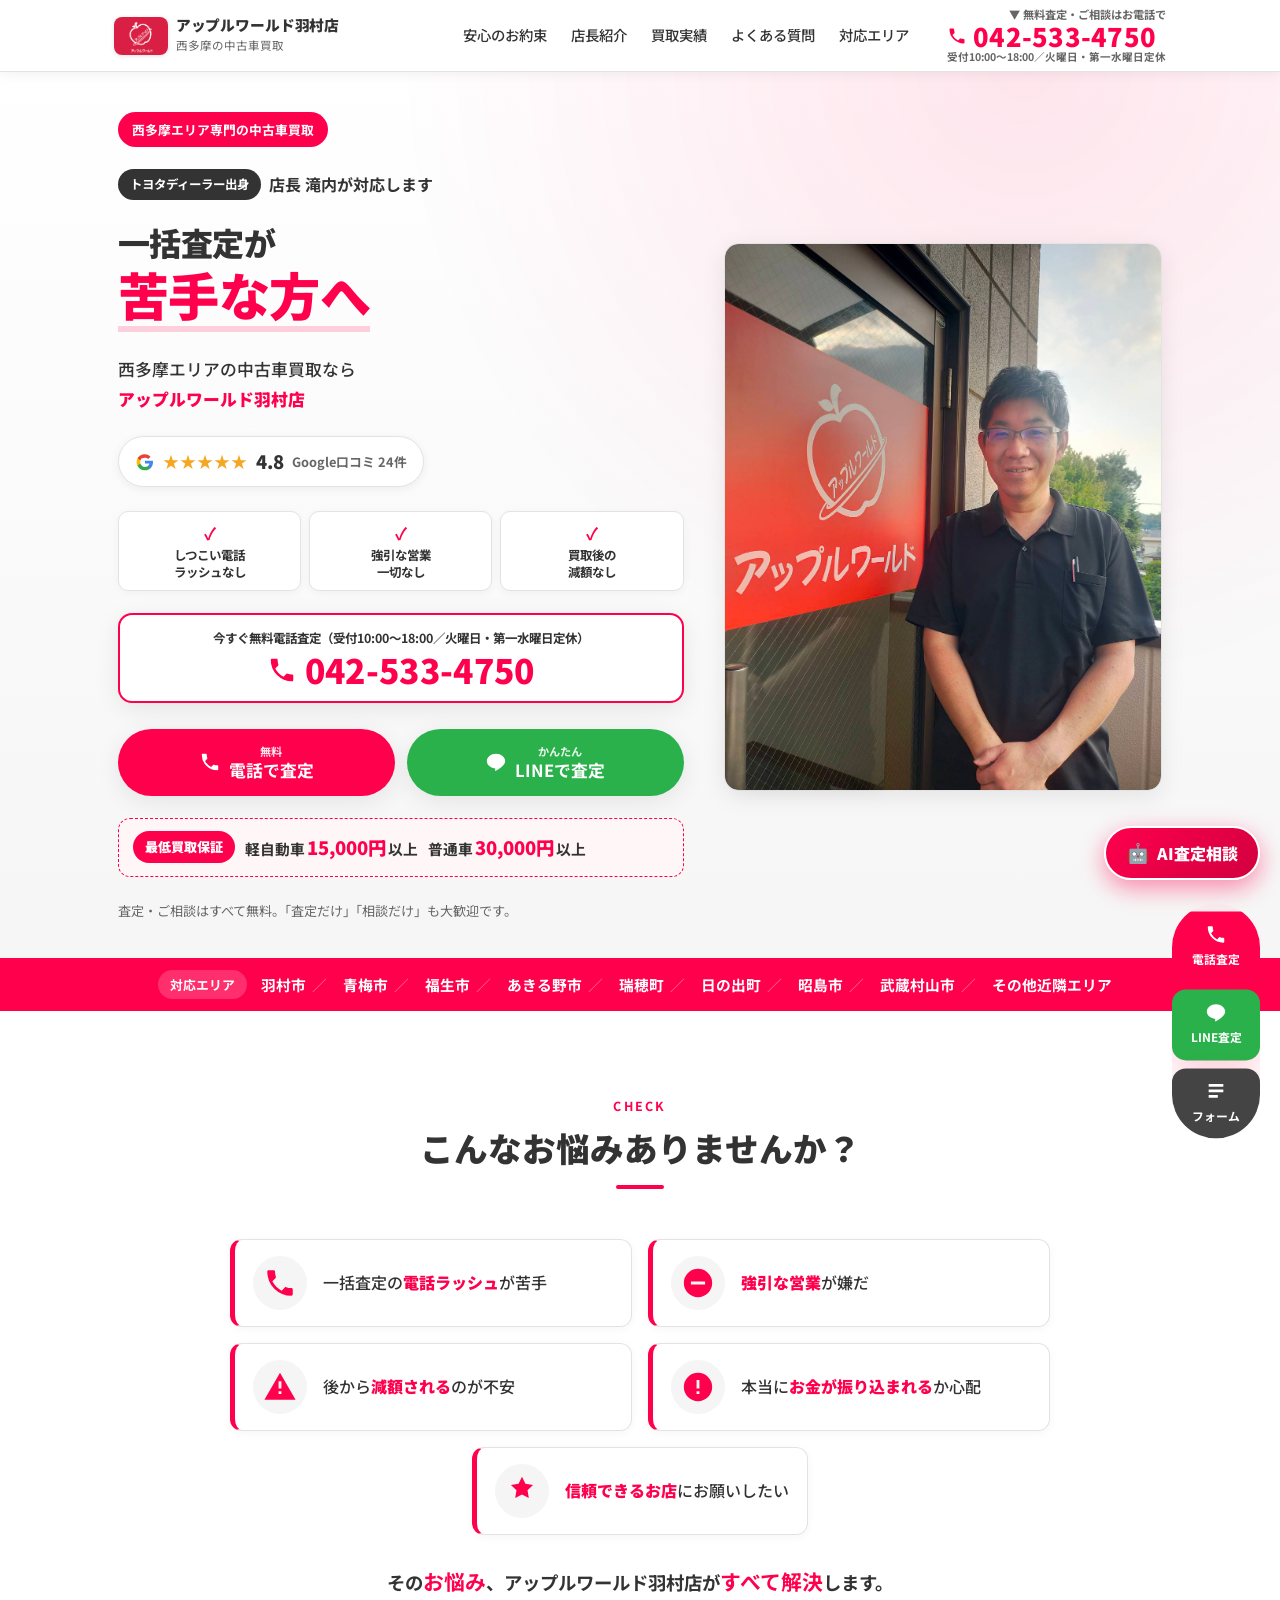
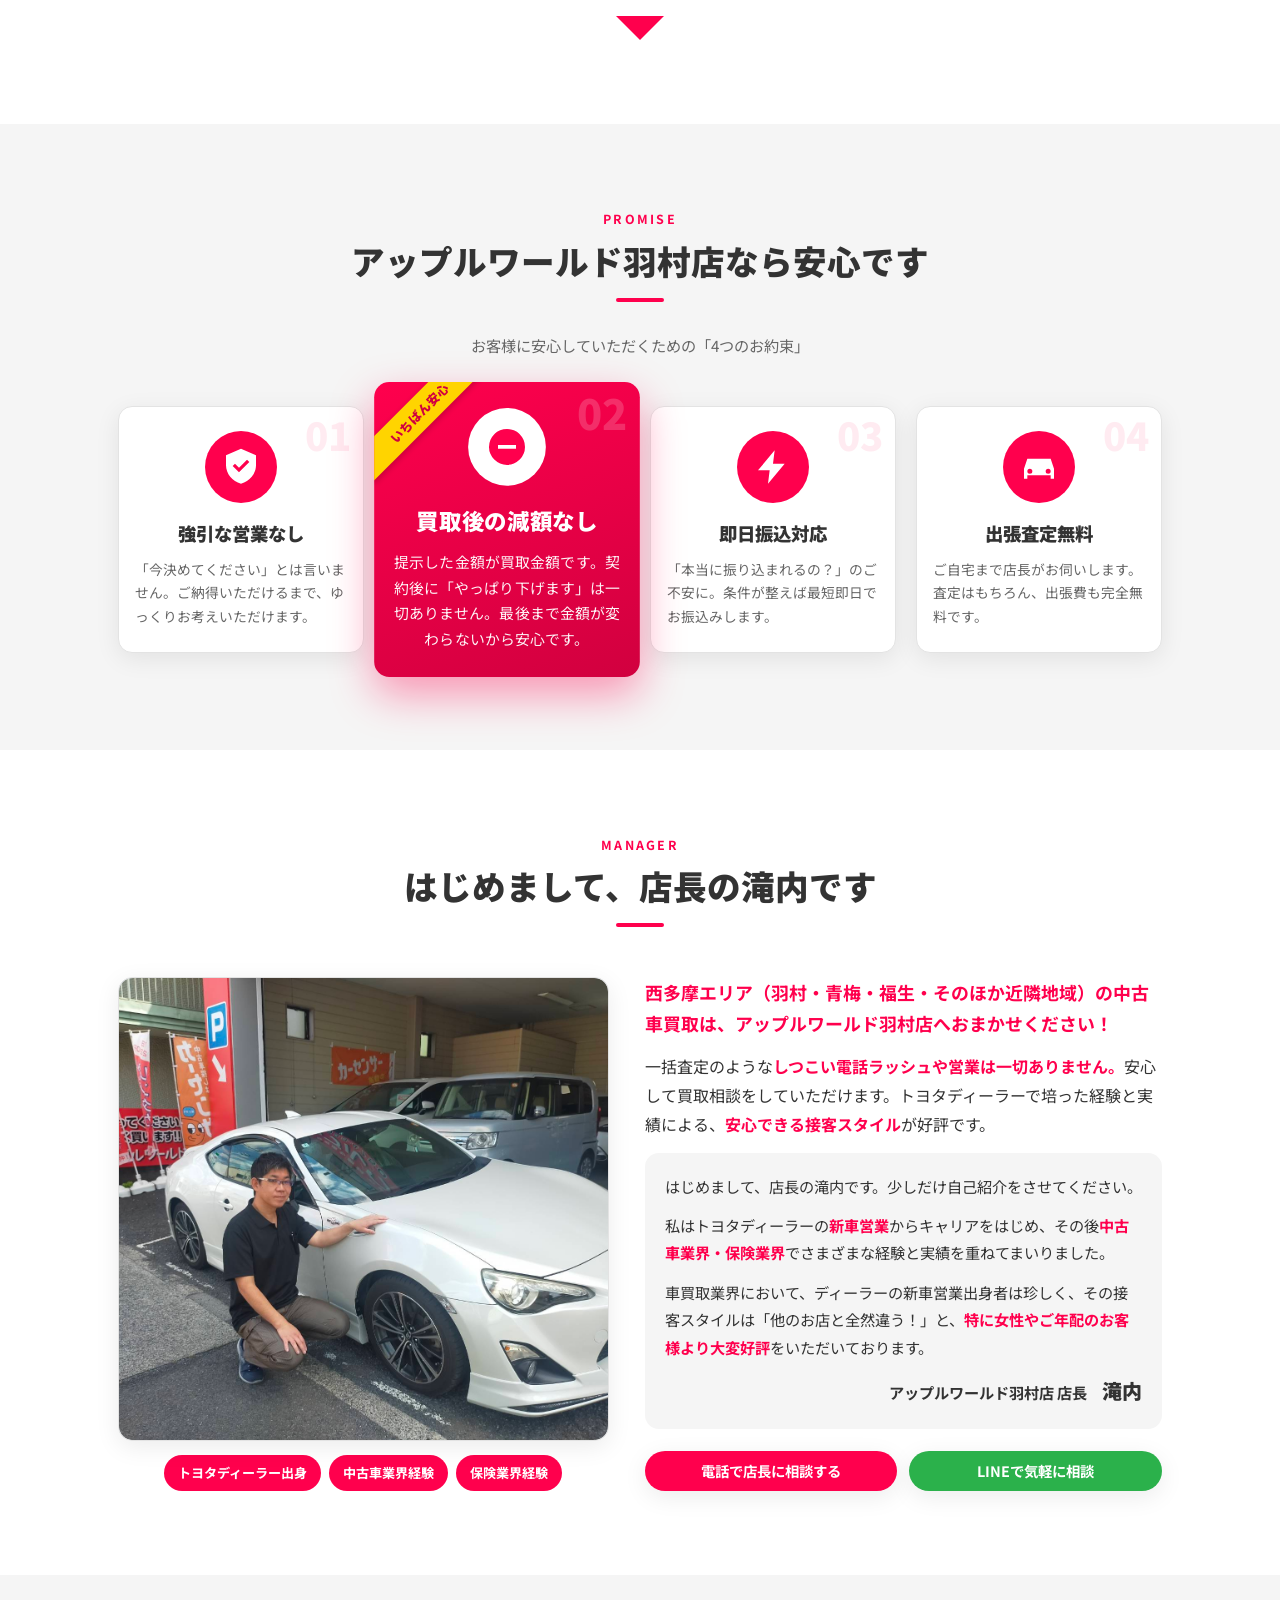
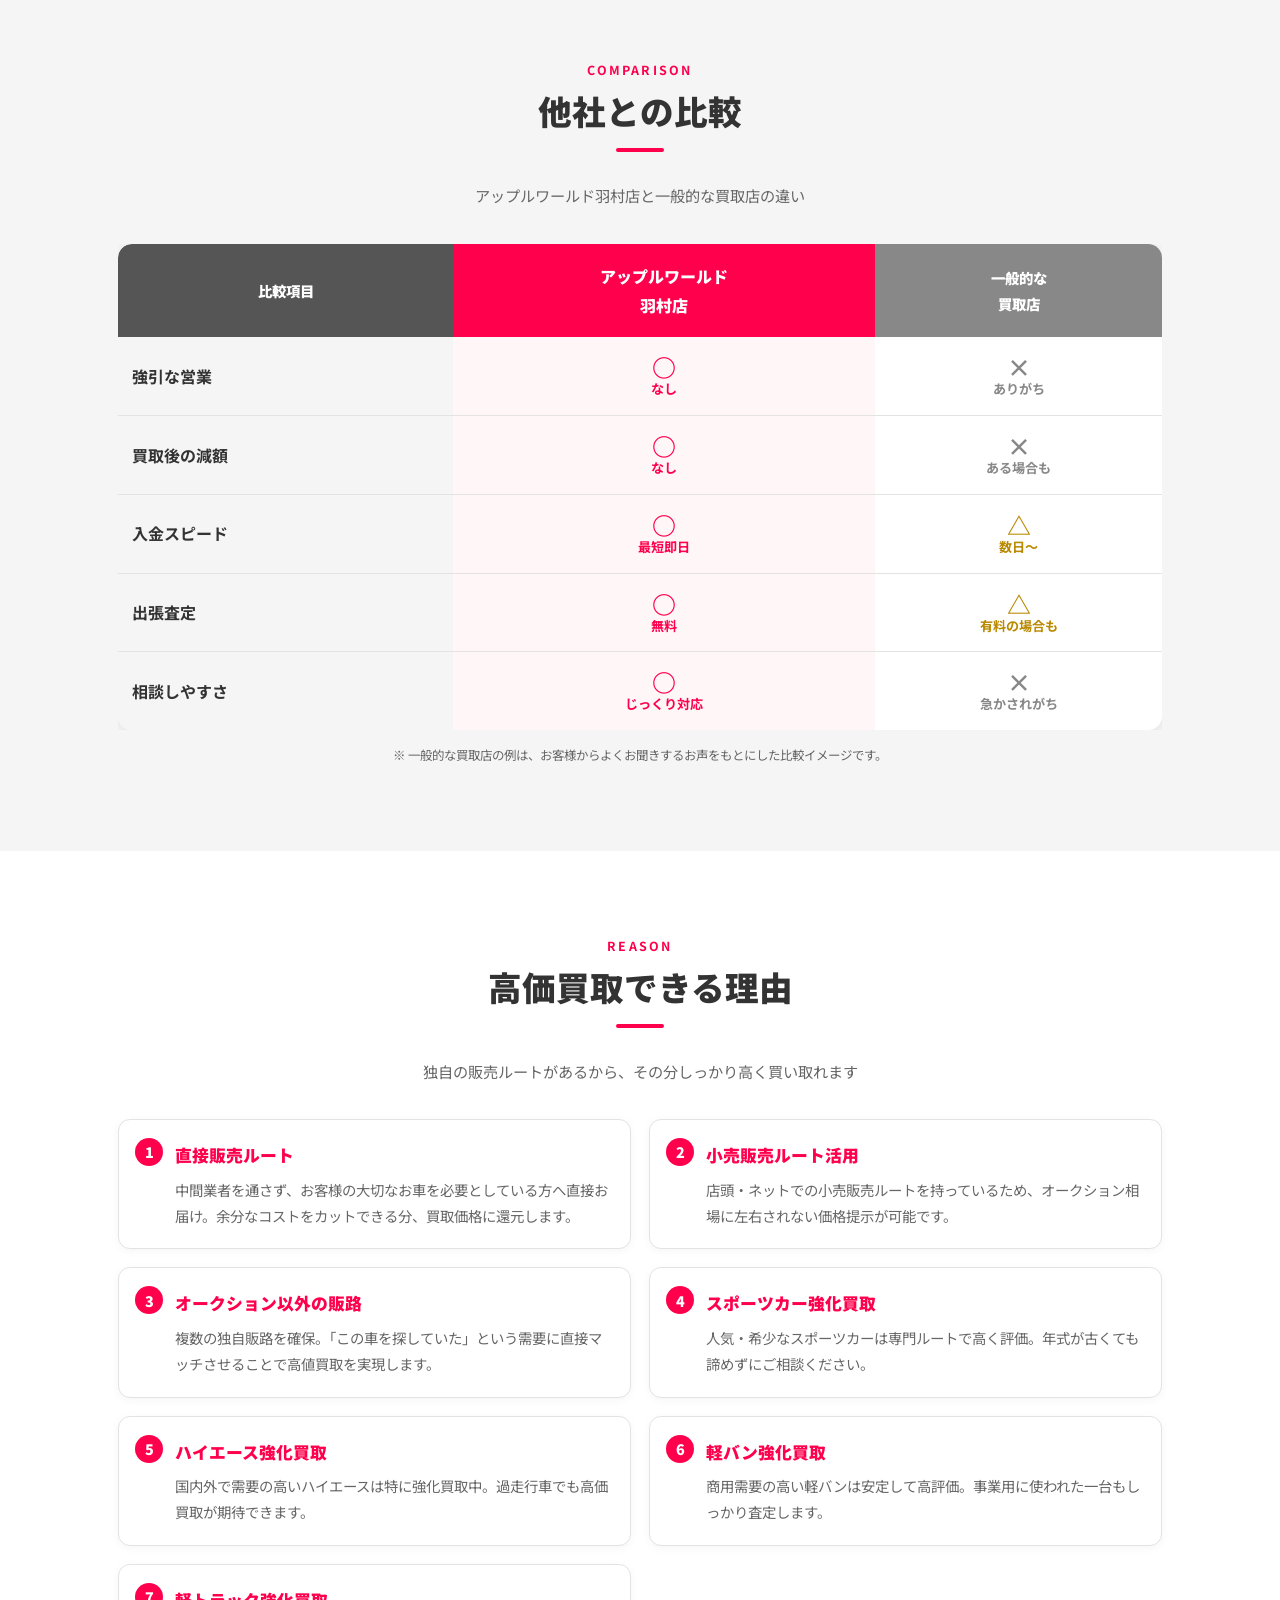
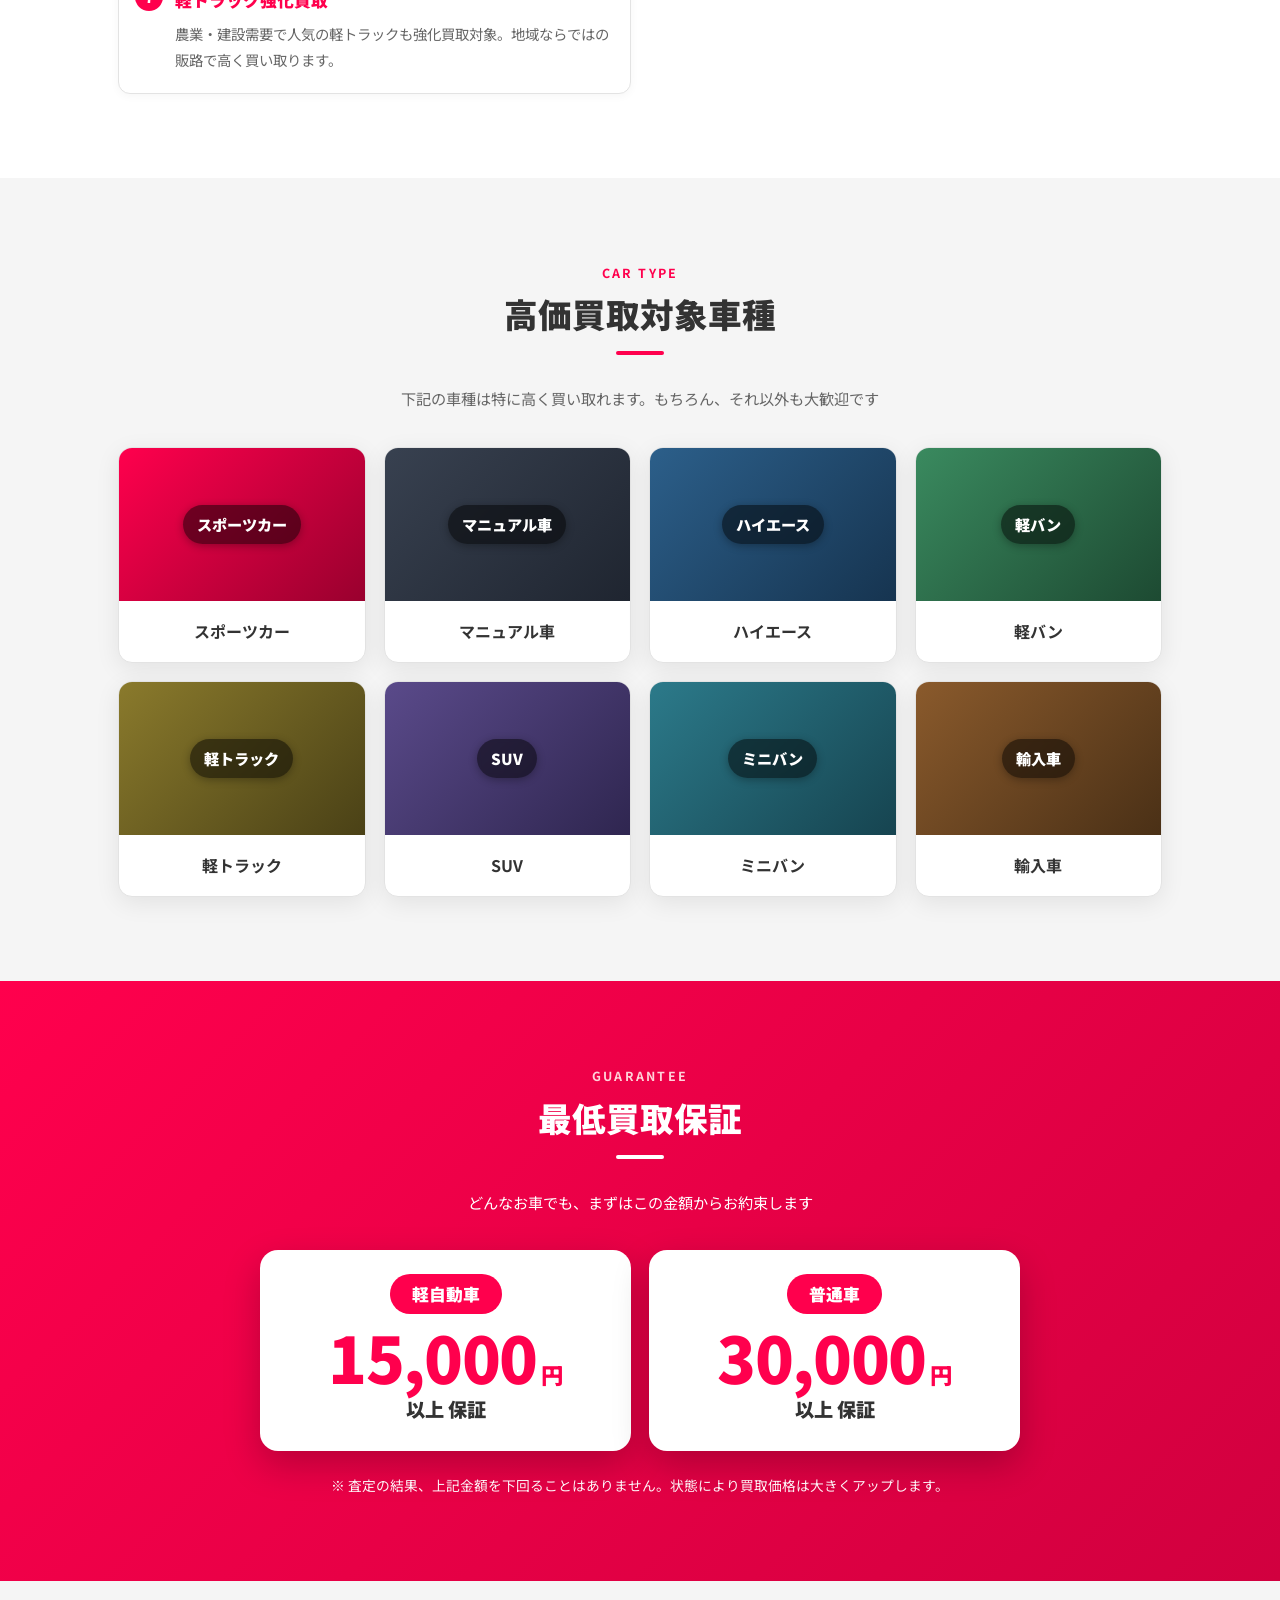
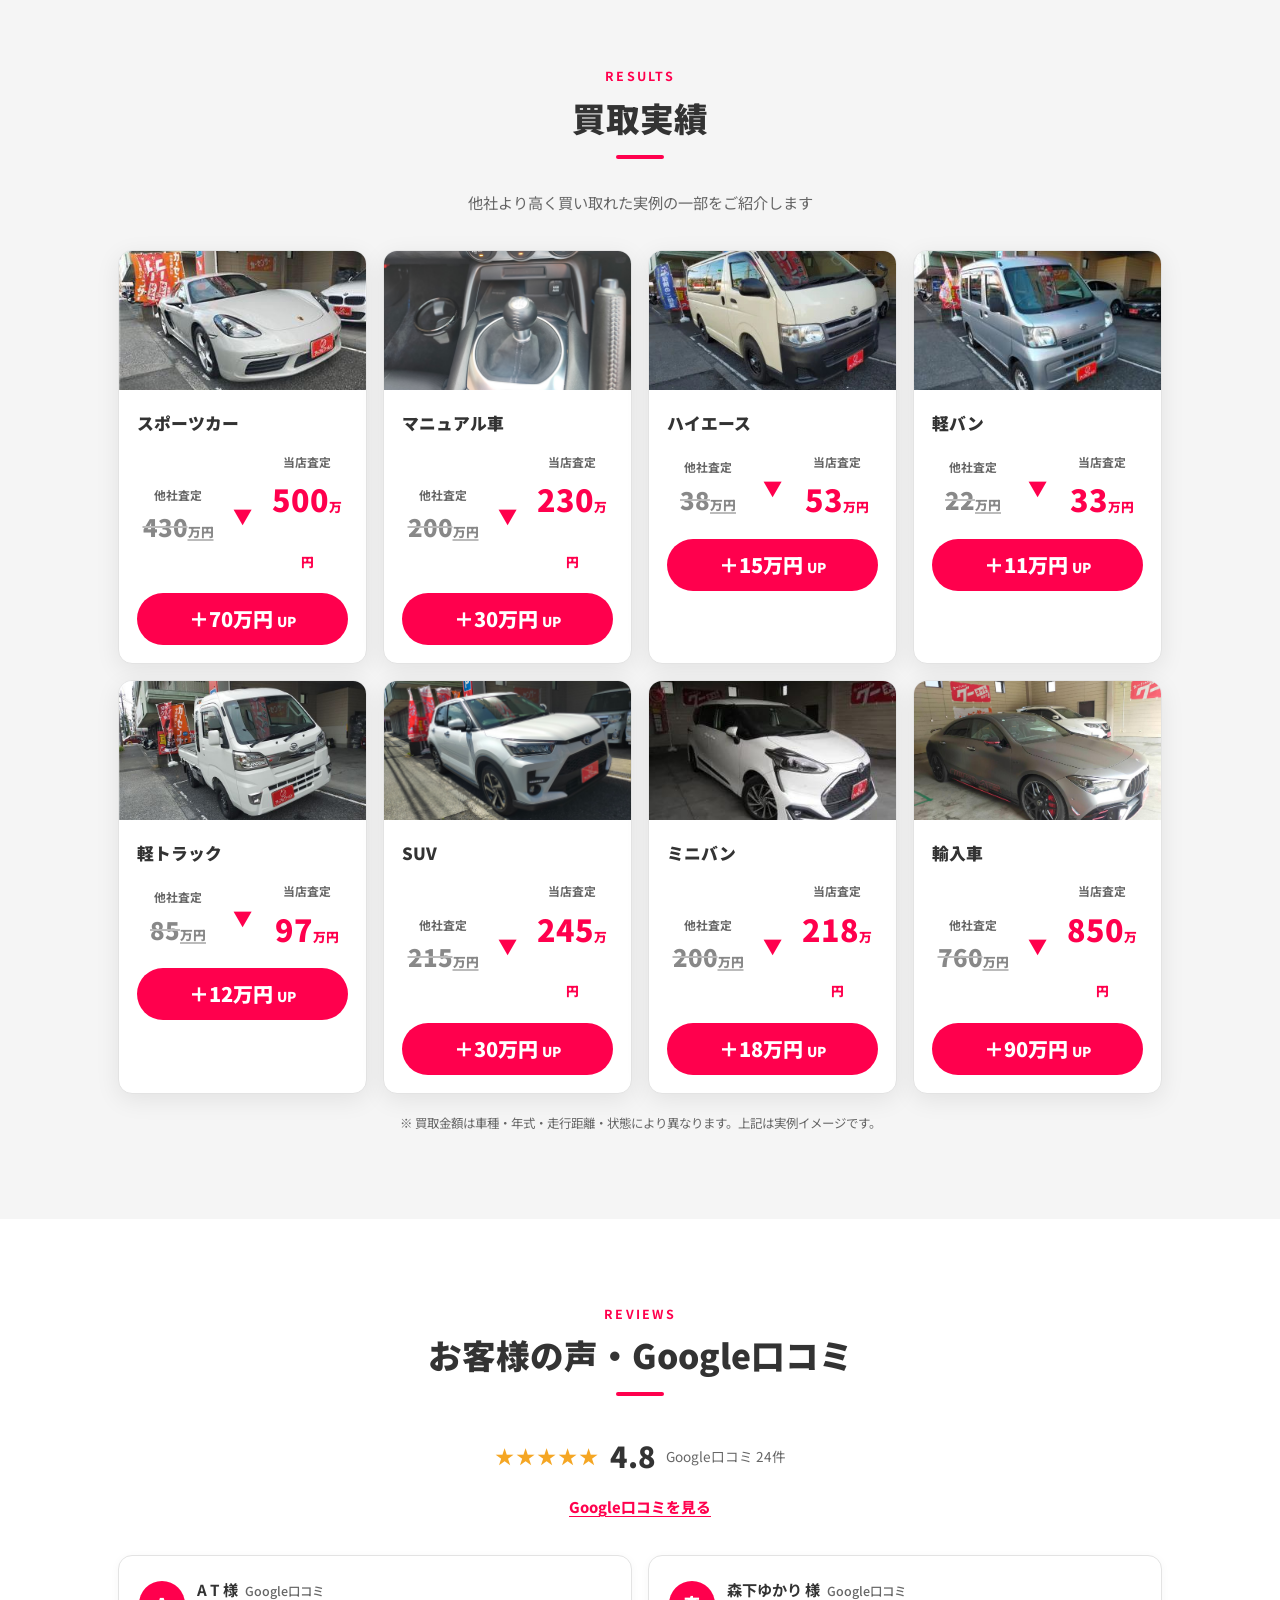
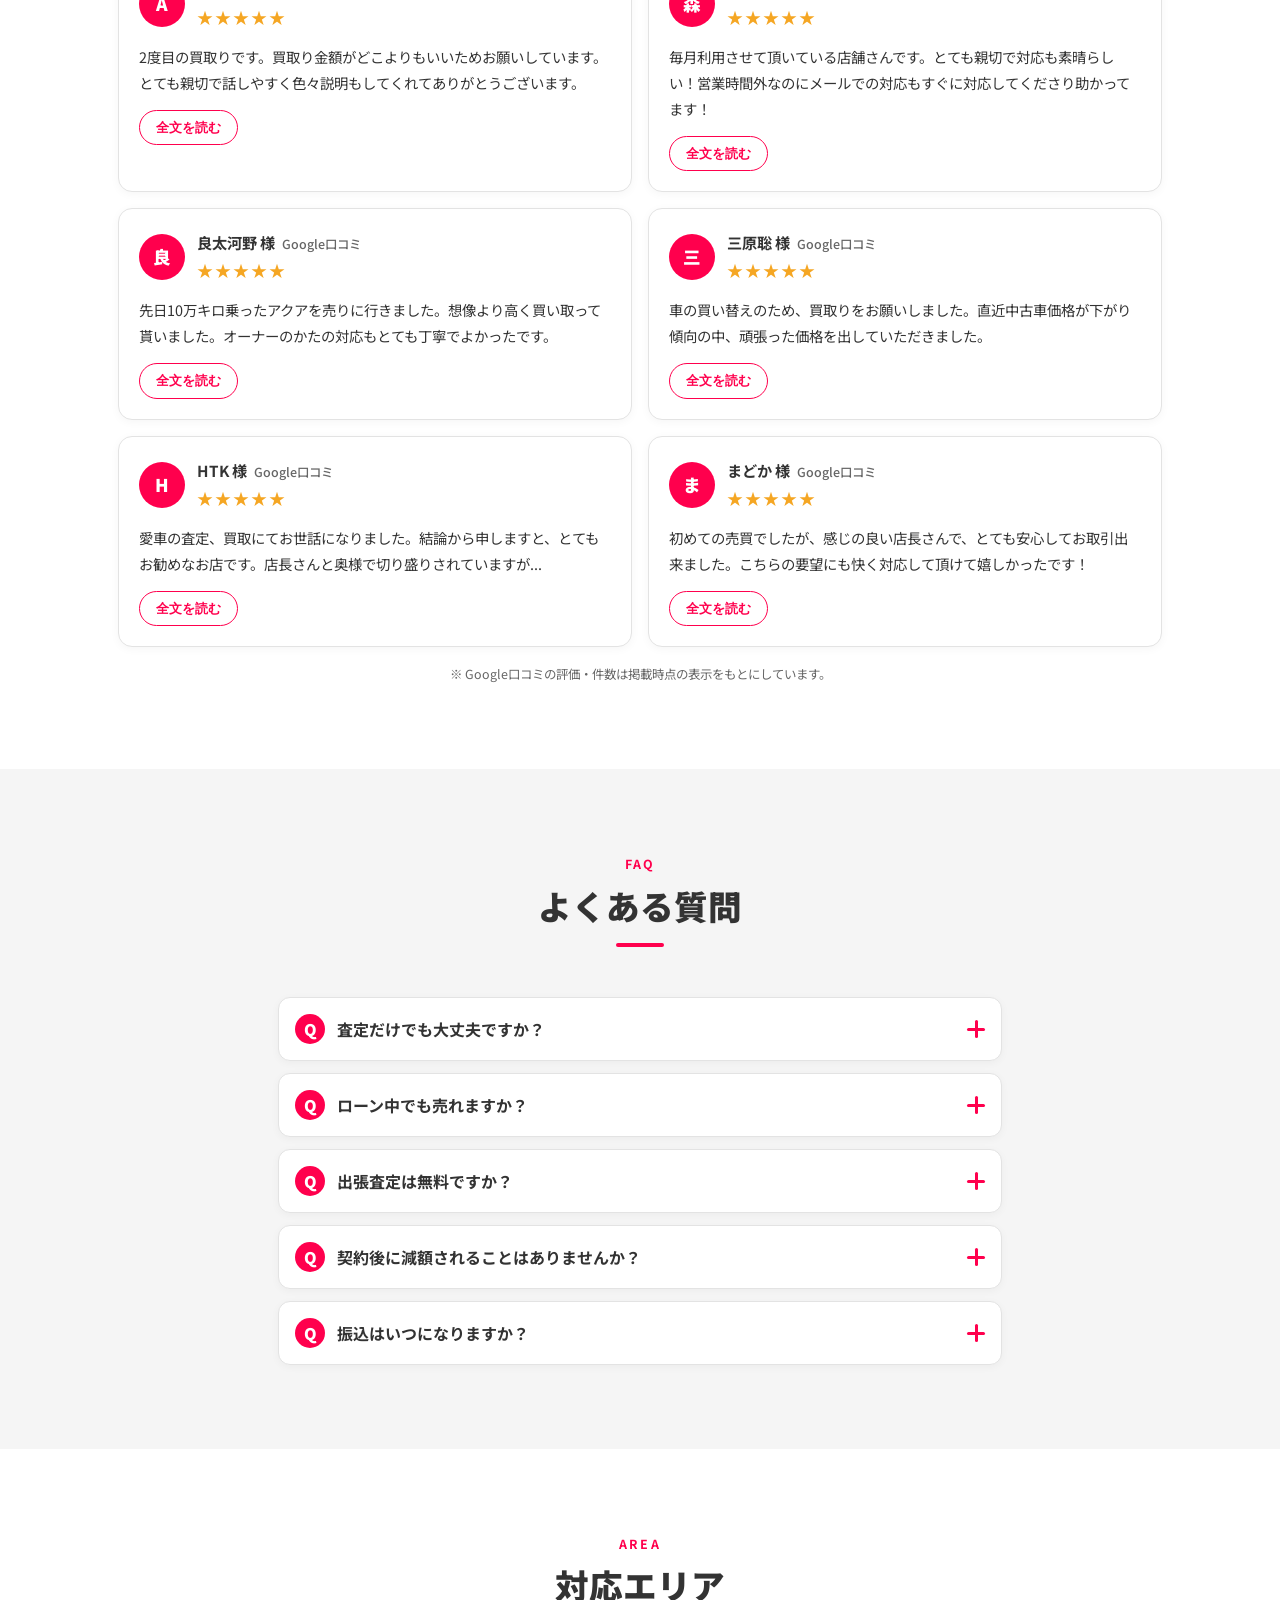
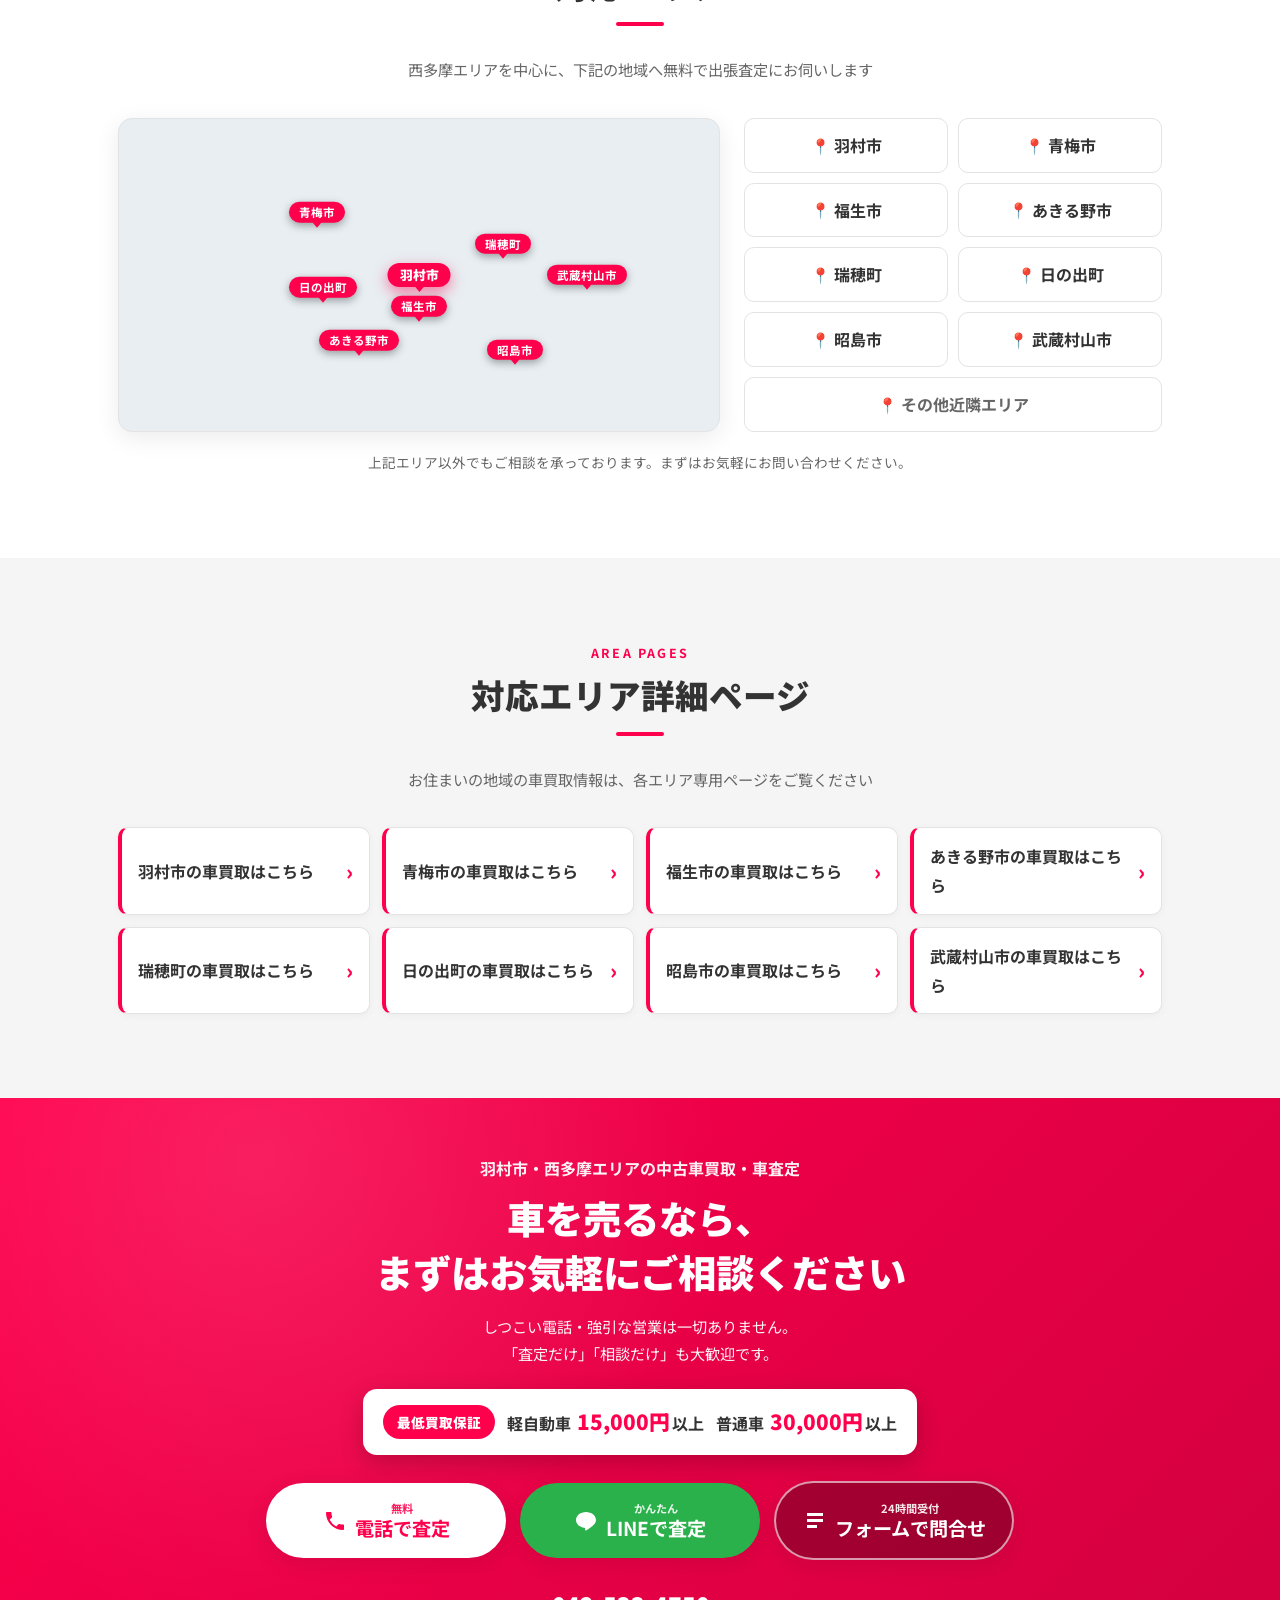
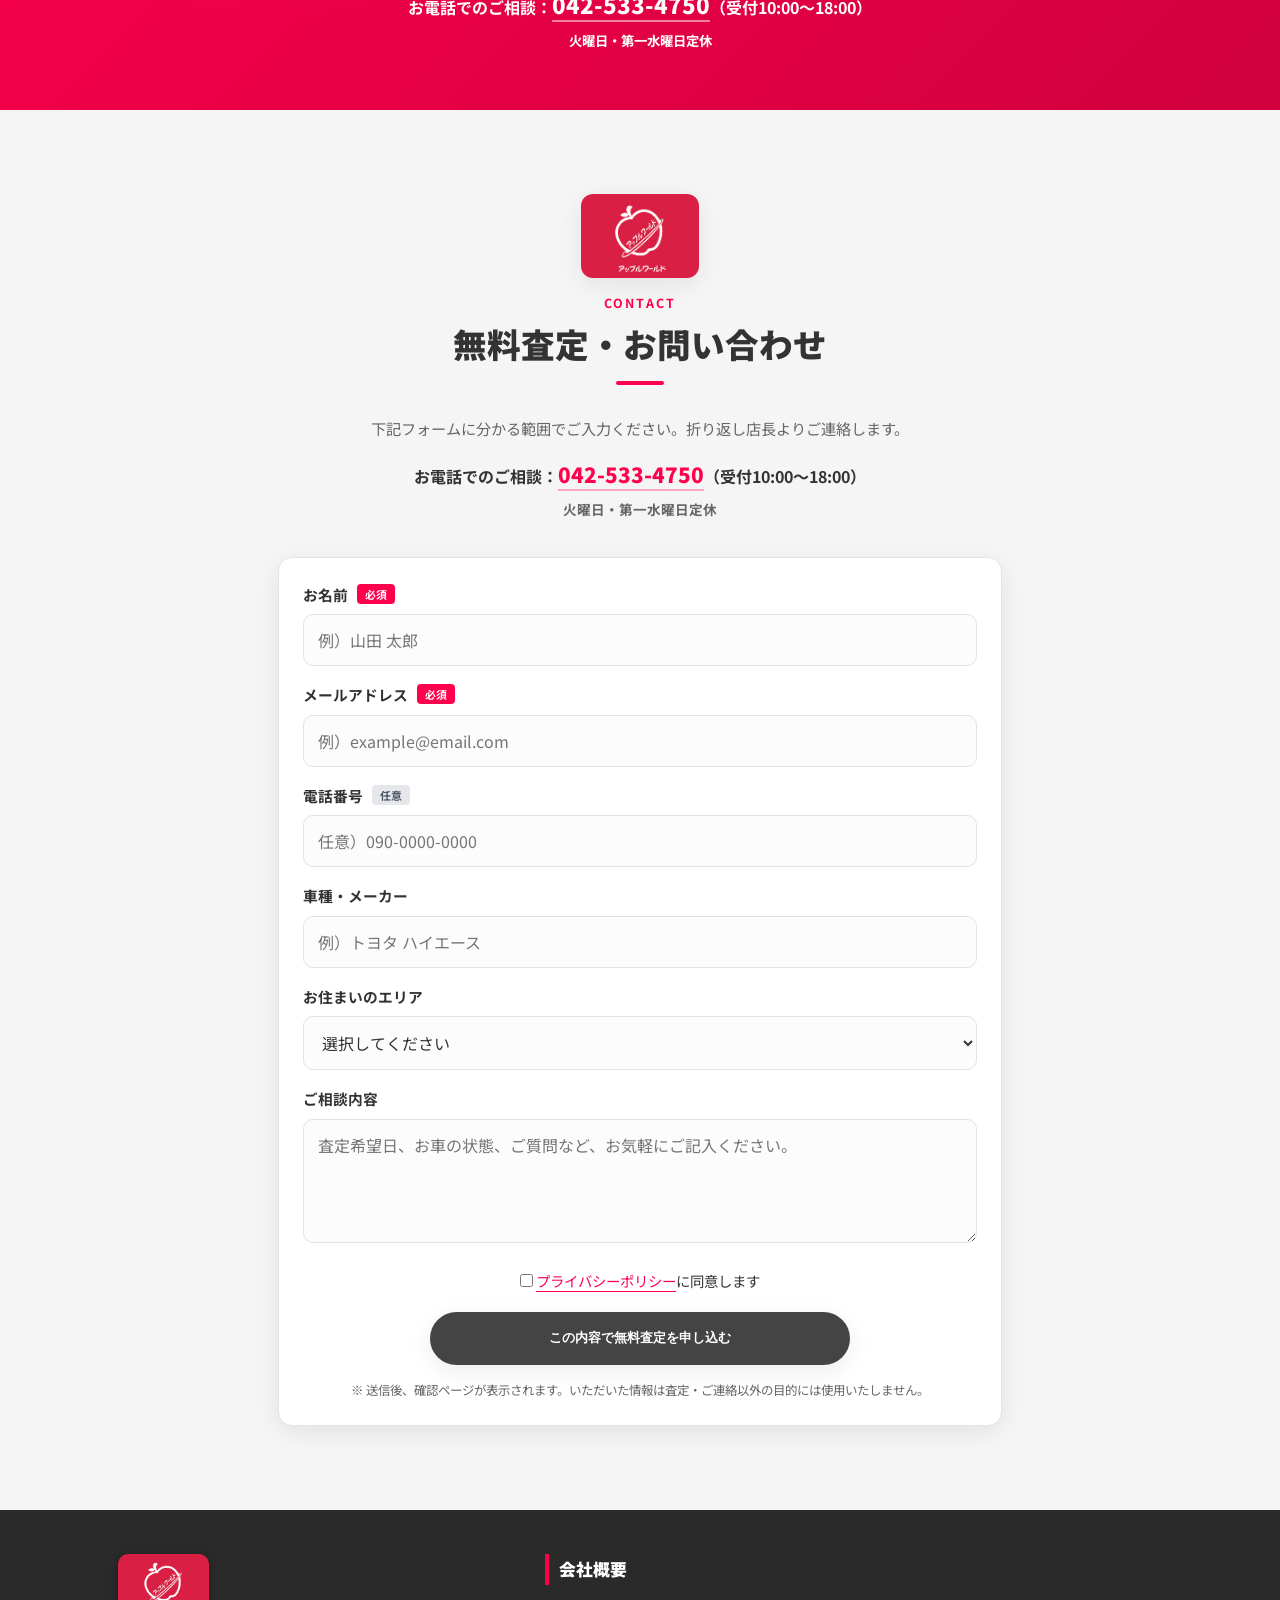
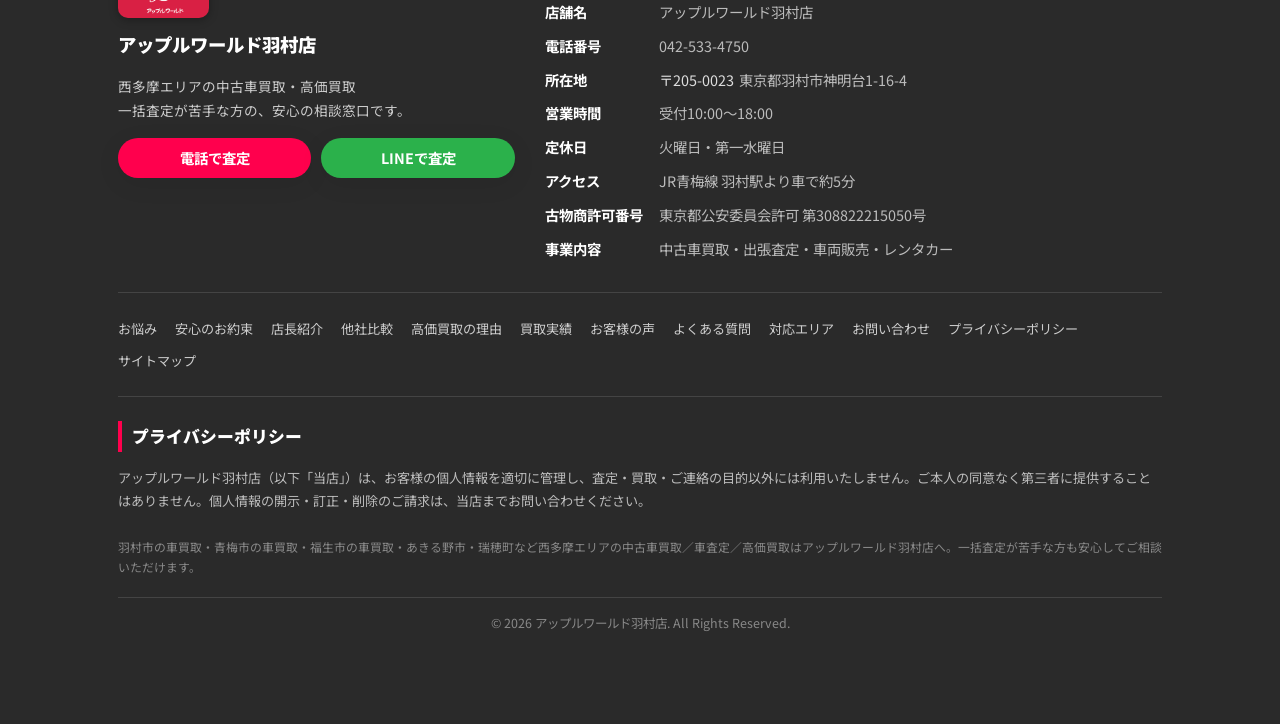
<file: index.html>
<!DOCTYPE html>
<html lang="ja">
<head>
<meta charset="UTF-8">
<meta name="viewport" content="width=device-width, initial-scale=1.0">
<meta name="format-detection" content="telephone=no">
<meta name="theme-color" content="#ff004d">

<title>羽村市の車買取ならアップルワールド羽村店｜一括査定が苦手な方へ・西多摩エリアの中古車買取</title>
<meta name="description" content="羽村市・青梅市・福生市・あきる野市・瑞穂町など西多摩エリアの中古車買取はアップルワールド羽村店へ。一括査定のしつこい電話なし・強引な営業なし・買取後の減額なし。トヨタディーラー出身の店長が安心の高価買取を行います。出張査定無料・即日振込対応。">
<meta name="keywords" content="羽村市 車買取,青梅市 車買取,福生市 車買取,西多摩 車買取,中古車買取 羽村,車査定 羽村,高価買取 羽村,アップルワールド羽村店">
<meta name="robots" content="index,follow">
<meta name="author" content="アップルワールド羽村店">
<link rel="apple-touch-icon" sizes="180x180" href="/assets/favicon/apple-touch-icon.png">
<link rel="icon" type="image/png" sizes="32x32" href="/assets/favicon/favicon-32x32.png">
<link rel="icon" type="image/png" sizes="16x16" href="/assets/favicon/favicon-16x16.png">
<link rel="icon" href="/favicon.ico">
<link rel="manifest" href="/assets/favicon/site.webmanifest">
<link rel="canonical" href="https://www.example.com/">

<!-- ===== OGP（Facebook等） ===== -->
<meta property="og:type" content="website">
<meta property="og:url" content="https://www.example.com/">
<meta property="og:title" content="羽村市の車買取ならアップルワールド羽村店｜一括査定が苦手な方へ">
<meta property="og:description" content="西多摩エリアの中古車買取はアップルワールド羽村店へ。しつこい電話なし・強引な営業なし・減額なしで安心。トヨタディーラー出身の店長が対応します。">
<meta property="og:image" content="https://www.example.com/assets/img/ogp.jpg">
<meta property="og:image:width" content="1200">
<meta property="og:image:height" content="630">
<meta property="og:locale" content="ja_JP">
<meta property="og:site_name" content="アップルワールド羽村店">

<!-- ===== Twitter カード ===== -->
<meta name="twitter:card" content="summary_large_image">
<meta name="twitter:title" content="羽村市の車買取ならアップルワールド羽村店｜一括査定が苦手な方へ">
<meta name="twitter:description" content="西多摩エリアの中古車買取はアップルワールド羽村店へ。しつこい電話なし・強引な営業なし・減額なしで安心。">
<meta name="twitter:image" content="https://www.example.com/assets/img/ogp.jpg">

<!-- フォント：表示速度のため非同期読み込み（描画ブロックを回避） -->
<link rel="preconnect" href="https://fonts.googleapis.com">
<link rel="preconnect" href="https://fonts.gstatic.com" crossorigin>
<link rel="preload" as="style" href="https://fonts.googleapis.com/css2?family=Noto+Sans+JP:wght@400;500;700;900&display=swap" onload="this.onload=null;this.rel='stylesheet'">
<noscript><link rel="stylesheet" href="https://fonts.googleapis.com/css2?family=Noto+Sans+JP:wght@400;500;700;900&display=swap"></noscript>

<link rel="stylesheet" href="assets/css/style.css?v=202607071604">

<!-- ===== 構造化データ：LocalBusiness（ローカルSEO対策） ===== -->
<script type="application/ld+json">
{
  "@context": "https://schema.org",
  "@type": ["LocalBusiness", "AutoDealer"],
  "@id": "https://www.example.com/#localbusiness",
  "name": "アップルワールド羽村店",
  "image": "https://www.example.com/assets/img/ogp.jpg",
  "url": "https://www.example.com/",
  "telephone": "042-533-4750",
  "description": "羽村市・西多摩エリアの中古車買取専門店。一括査定が苦手な方へ、トヨタディーラー出身の店長が安心の高価買取を行います。出張査定無料・即日振込対応・買取後の減額なし。",
  "priceRange": "￥",
  "currenciesAccepted": "JPY",
  "paymentAccepted": "現金, 銀行振込",
  "address": {
    "@type": "PostalAddress",
    "streetAddress": "神明台1-16-4",
    "addressLocality": "羽村市",
    "addressRegion": "東京都",
    "postalCode": "205-0023",
    "addressCountry": "JP"
  },
  "geo": {
    "@type": "GeoCoordinates",
    "latitude": 35.7676,
    "longitude": 139.3110
  },
  "areaServed": ["羽村市", "青梅市", "福生市", "あきる野市", "瑞穂町", "日の出町", "昭島市", "武蔵村山市"],
  "openingHoursSpecification": [{
    "@type": "OpeningHoursSpecification",
    "dayOfWeek": ["Monday","Wednesday","Thursday","Friday","Saturday","Sunday"],
    "opens": "10:00",
    "closes": "18:00"
  }],
  "makesOffer": {
    "@type": "Offer",
    "itemOffered": { "@type": "Service", "name": "中古車買取・出張査定" }
  },
  "aggregateRating": {
    "@type": "AggregateRating",
    "ratingValue": "4.8",
    "reviewCount": "24",
    "bestRating": "5"
  }
}
</script>

<!-- ===== 構造化データ：FAQ（リッチリザルト対策） ===== -->
<script type="application/ld+json">
{
  "@context": "https://schema.org",
  "@type": "FAQPage",
  "mainEntity": [
    {"@type":"Question","name":"査定だけでも大丈夫ですか？","acceptedAnswer":{"@type":"Answer","text":"もちろん大丈夫です。査定後に必ず売らなければならないということは一切ありませんので、ご相談だけでも歓迎しています。"}},
    {"@type":"Question","name":"ローン中でも売れますか？","acceptedAnswer":{"@type":"Answer","text":"はい、ローンが残っているお車でも売却可能です。残債の精算方法もわかりやすくご説明します。"}},
    {"@type":"Question","name":"出張査定は無料ですか？","acceptedAnswer":{"@type":"Answer","text":"はい、出張査定・出張費はすべて無料です。羽村市をはじめ西多摩エリア全域にお伺いします。"}},
    {"@type":"Question","name":"契約後に減額されることはありませんか？","acceptedAnswer":{"@type":"Answer","text":"ありません。当店は買取後の減額なしをお約束しています。契約後に金額が下がることは一切ありません。"}},
    {"@type":"Question","name":"振込はいつになりますか？","acceptedAnswer":{"@type":"Answer","text":"必要書類が揃えば、最短で即日のお振込みに対応しています。"}}
  ]
}
</script>
</head>
<body>

<!-- ===== ヘッダー ===== -->
<header class="header" id="header">
  <div class="header__inner">
    <a href="#hero" class="header__logo">
      <img src="assets/images/logo.png" alt="アップルワールド羽村店" class="header__logo-img" width="120" height="84">
      <span class="header__logo-text">
        <span class="header__logo-main">アップルワールド羽村店</span>
        <span class="header__logo-sub">西多摩の中古車買取</span>
      </span>
    </a>

    <nav class="header__nav" aria-label="メインメニュー">
      <a href="#promise">安心のお約束</a>
      <a href="#manager">店長紹介</a>
      <a href="#results">買取実績</a>
      <a href="#faq">よくある質問</a>
      <a href="#area">対応エリア</a>
    </nav>

    <a href="tel:0425334750" class="header__tel">
      <span class="header__tel-label">▼ 無料査定・ご相談はお電話で</span>
      <span class="header__tel-num">
        <svg class="header__tel-ico" viewBox="0 0 24 24" width="20" height="20" aria-hidden="true"><path fill="currentColor" d="M6.6 10.8a15.6 15.6 0 006.6 6.6l2.2-2.2c.3-.3.7-.4 1-.2 1.1.4 2.4.6 3.6.6.6 0 1 .4 1 1V20c0 .6-.4 1-1 1A17 17 0 013 4c0-.6.4-1 1-1h3.5c.6 0 1 .4 1 1 0 1.3.2 2.5.6 3.6.1.4 0 .8-.3 1z"/></svg>
        042-533-4750
      </span>
      <span class="header__tel-hours">受付10:00〜18:00／火曜日・第一水曜日定休</span>
    </a>
  </div>
</header>

<main>

<!-- ===== ファーストビュー ===== -->
<section class="hero" id="hero">
  <div class="hero__bg" aria-hidden="true"></div>
  <div class="hero__inner">
    <div class="hero__copy">
      <p class="hero__badge">西多摩エリア専門の中古車買取</p>

      <!-- 店長対応の明示（信頼訴求） -->
      <p class="hero__manager-lead">
        <span class="hero__manager-tag">トヨタディーラー出身</span>
        店長 滝内が対応します
      </p>

      <h1 class="hero__title">
        <span class="hero__title-lead">一括査定が</span>
        <span class="hero__title-main">苦手な方へ</span>
      </h1>
      <p class="hero__sub">西多摩エリアの中古車買取なら<br><strong>アップルワールド羽村店</strong></p>

      <!-- Google口コミ高評価 -->
      <a class="hero__google" href="https://www.google.com/maps/search/?api=1&amp;query=%E3%82%A2%E3%83%83%E3%83%97%E3%83%AB%E3%83%AF%E3%83%BC%E3%83%AB%E3%83%89%20%E7%BE%BD%E6%9D%91%E5%BA%97%20%E6%9D%B1%E4%BA%AC%E9%83%BD%E7%BE%BD%E6%9D%91%E5%B8%82%E7%A5%9E%E6%98%8E%E5%8F%B01-16-4" target="_blank" rel="noopener" aria-label="Googleクチコミ評価 4.8、24件の口コミ">
        <span class="hero__google-logo" aria-hidden="true">
          <svg viewBox="0 0 24 24" width="20" height="20"><path fill="#4285F4" d="M21.6 12.23c0-.65-.06-1.27-.17-1.87H12v3.54h5.38a4.6 4.6 0 01-2 3.02v2.5h3.23c1.89-1.74 2.99-4.3 2.99-7.19z"/><path fill="#34A853" d="M12 22c2.7 0 4.97-.9 6.62-2.42l-3.23-2.5c-.9.6-2.04.96-3.39.96-2.6 0-4.81-1.76-5.6-4.13H3.06v2.59A10 10 0 0012 22z"/><path fill="#FBBC05" d="M6.4 13.91a6 6 0 010-3.82V7.5H3.06a10 10 0 000 9z"/><path fill="#EA4335" d="M12 6.96c1.47 0 2.79.5 3.83 1.5l2.86-2.86A10 10 0 003.06 7.5L6.4 10.1C7.19 7.72 9.4 6.96 12 6.96z"/></svg>
        </span>
        <span class="hero__google-stars" aria-hidden="true">★★★★★</span>
        <span class="hero__google-score">4.8</span>
        <span class="hero__google-txt">Google口コミ 24件</span>
      </a>

      <ul class="hero__points">
        <li>しつこい電話<br>ラッシュなし</li>
        <li>強引な営業<br>一切なし</li>
        <li>買取後の<br>減額なし</li>
      </ul>

      <!-- 大型電話番号 -->
      <a href="tel:0425334750" class="hero__bigtel">
        <span class="hero__bigtel-label">今すぐ無料電話査定（受付10:00〜18:00／火曜日・第一水曜日定休）</span>
        <span class="hero__bigtel-num">
          <svg viewBox="0 0 24 24" width="30" height="30" aria-hidden="true"><path fill="currentColor" d="M6.6 10.8a15.6 15.6 0 006.6 6.6l2.2-2.2c.3-.3.7-.4 1-.2 1.1.4 2.4.6 3.6.6.6 0 1 .4 1 1V20c0 .6-.4 1-1 1A17 17 0 013 4c0-.6.4-1 1-1h3.5c.6 0 1 .4 1 1 0 1.3.2 2.5.6 3.6.1.4 0 .8-.3 1z"/></svg>
          042-533-4750
        </span>
      </a>

      <div class="hero__cta">
        <a href="tel:0425334750" class="btn btn--tel">
          <span class="btn__icon" aria-hidden="true">
            <svg viewBox="0 0 24 24" width="22" height="22"><path fill="currentColor" d="M6.6 10.8a15.6 15.6 0 006.6 6.6l2.2-2.2c.3-.3.7-.4 1-.2 1.1.4 2.4.6 3.6.6.6 0 1 .4 1 1V20c0 .6-.4 1-1 1A17 17 0 013 4c0-.6.4-1 1-1h3.5c.6 0 1 .4 1 1 0 1.3.2 2.5.6 3.6.1.4 0 .8-.3 1z"/></svg>
          </span>
          <span class="btn__txt"><small>無料</small>電話で査定</span>
        </a>
        <a href="https://lin.ee/SWjsV1v" class="btn btn--line" target="_blank" rel="noopener">
          <span class="btn__icon" aria-hidden="true">
            <svg viewBox="0 0 24 24" width="22" height="22"><path fill="currentColor" d="M12 3C6.5 3 2 6.6 2 11c0 3.9 3.5 7.2 8.3 7.8.3.1.7.2.8.5.1.3.1.7 0 1l-.1.8c0 .3-.2 1 .9.5 1.1-.5 5.7-3.4 7.8-5.8C21.2 14.4 22 12.8 22 11c0-4.4-4.5-8-10-8z"/></svg>
          </span>
          <span class="btn__txt"><small>かんたん</small>LINEで査定</span>
        </a>
      </div>

      <!-- 最低買取保証バッジ（CTA付近） -->
      <div class="hero__guarantee">
        <span class="hero__guarantee-head">最低買取保証</span>
        <span class="hero__guarantee-item">軽自動車<strong>15,000円</strong>以上</span>
        <span class="hero__guarantee-item">普通車<strong>30,000円</strong>以上</span>
      </div>

      <p class="hero__note">査定・ご相談はすべて無料。「査定だけ」「相談だけ」も大歓迎です。</p>
    </div>

    <figure class="hero__photo">
      <!-- 看板前写真：assets/images/owner-main.jpg を置くだけで反映。
           未配置の間はプレースホルダー（背景）が表示されます。 -->
      <div class="photo-frame hero__photo-img" role="img" aria-label="アップルワールド羽村店 店長 滝内（看板前）">
        <span class="photo-placeholder__label">店長写真<br><small>滝内 店長</small></span>
        <img class="photo-frame__img photo-frame__img--main" src="assets/images/owner-main.jpg" alt="アップルワールド羽村店の看板前に立つ店長 滝内" width="900" height="1100" loading="eager" onerror="this.remove()">
      </div>
      <figcaption class="hero__photo-cap">
        <span class="hero__photo-name">店長 滝内</span>
        <span class="hero__photo-role">トヨタディーラー出身</span>
      </figcaption>
    </figure>
  </div>

  <!-- 対応エリア帯 -->
  <div class="hero__area">
    <span class="hero__area-label">対応エリア</span>
    <ul class="hero__area-list">
      <li>羽村市</li>
      <li>青梅市</li>
      <li>福生市</li>
      <li>あきる野市</li>
      <li>瑞穂町</li>
      <li>日の出町</li>
      <li>昭島市</li>
      <li>武蔵村山市</li>
      <li>その他近隣エリア</li>
    </ul>
  </div>
</section>

<!-- ===== セクション1：お悩み ===== -->
<section class="worry section" id="worry">
  <div class="container">
    <header class="section__head">
      <p class="section__en">CHECK</p>
      <h2 class="section__title">こんなお悩み<br class="sp-only">ありませんか？</h2>
    </header>

    <ul class="worry__list">
      <li class="worry__item">
        <span class="worry__icon" aria-hidden="true">
          <svg viewBox="0 0 24 24" width="34" height="34"><path fill="currentColor" d="M6.6 10.8a15.6 15.6 0 006.6 6.6l2.2-2.2c.3-.3.7-.4 1-.2 1.1.4 2.4.6 3.6.6.6 0 1 .4 1 1V20c0 .6-.4 1-1 1A17 17 0 013 4c0-.6.4-1 1-1h3.5c.6 0 1 .4 1 1 0 1.3.2 2.5.6 3.6.1.4 0 .8-.3 1z"/></svg>
        </span>
        <p>一括査定の<strong>電話ラッシュ</strong>が苦手</p>
      </li>
      <li class="worry__item">
        <span class="worry__icon" aria-hidden="true">
          <svg viewBox="0 0 24 24" width="34" height="34"><path fill="currentColor" d="M12 2a10 10 0 100 20 10 10 0 000-20zm5 11H7v-2h10z"/></svg>
        </span>
        <p><strong>強引な営業</strong>が嫌だ</p>
      </li>
      <li class="worry__item">
        <span class="worry__icon" aria-hidden="true">
          <svg viewBox="0 0 24 24" width="34" height="34"><path fill="currentColor" d="M12 2L1 21h22L12 2zm1 15h-2v-2h2zm0-4h-2V8h2z"/></svg>
        </span>
        <p>後から<strong>減額される</strong>のが不安</p>
      </li>
      <li class="worry__item">
        <span class="worry__icon" aria-hidden="true">
          <svg viewBox="0 0 24 24" width="34" height="34"><path fill="currentColor" d="M11 7h2v6h-2zm0 8h2v2h-2zM12 2a10 10 0 100 20 10 10 0 000-20z"/></svg>
        </span>
        <p>本当に<strong>お金が振り込まれる</strong>か心配</p>
      </li>
      <li class="worry__item">
        <span class="worry__icon" aria-hidden="true">
          <svg viewBox="0 0 24 24" width="34" height="34"><path fill="currentColor" d="M12 2l2.4 4.9 5.4.8-3.9 3.8.9 5.4-4.8-2.5-4.8 2.5.9-5.4L4.2 7.7l5.4-.8z"/></svg>
        </span>
        <p><strong>信頼できるお店</strong>にお願いしたい</p>
      </li>
    </ul>

    <p class="worry__lead">その<strong>お悩み</strong>、アップルワールド羽村店が<strong>すべて解決</strong>します。</p>
    <div class="worry__arrow" aria-hidden="true"></div>
  </div>
</section>

<!-- ===== セクション2：4つのお約束 ===== -->
<section class="promise section section--gray" id="promise">
  <div class="container">
    <header class="section__head">
      <p class="section__en">PROMISE</p>
      <h2 class="section__title">アップルワールド羽村店<br class="sp-only">なら安心です</h2>
      <p class="section__desc">お客様に安心していただくための「4つのお約束」</p>
    </header>

    <ul class="promise__list">
      <li class="promise__card">
        <span class="promise__no">01</span>
        <span class="promise__icon" aria-hidden="true">
          <svg viewBox="0 0 24 24" width="40" height="40"><path fill="currentColor" d="M12 1L3 5v6c0 5 3.8 9.7 9 11 5.2-1.3 9-6 9-11V5l-9-4zm-1.2 14.2L7 11.4l1.4-1.4 2.4 2.4 4.8-4.8L17 9z"/></svg>
        </span>
        <h3 class="promise__title">強引な営業なし</h3>
        <p>「今決めてください」とは言いません。ご納得いただけるまで、ゆっくりお考えいただけます。</p>
      </li>
      <li class="promise__card promise__card--featured">
        <span class="promise__ribbon">いちばん安心</span>
        <span class="promise__no">02</span>
        <span class="promise__icon" aria-hidden="true">
          <svg viewBox="0 0 24 24" width="40" height="40"><path fill="currentColor" d="M12 2a10 10 0 100 20 10 10 0 000-20zm5 11H7v-2h10z"/></svg>
        </span>
        <h3 class="promise__title">買取後の減額なし</h3>
        <p>提示した金額が買取金額です。契約後に「やっぱり下げます」は一切ありません。最後まで金額が変わらないから安心です。</p>
      </li>
      <li class="promise__card">
        <span class="promise__no">03</span>
        <span class="promise__icon" aria-hidden="true">
          <svg viewBox="0 0 24 24" width="40" height="40"><path fill="currentColor" d="M13 2L3 14h7l-1 8 10-12h-7z"/></svg>
        </span>
        <h3 class="promise__title">即日振込対応</h3>
        <p>「本当に振り込まれるの？」のご不安に。条件が整えば最短即日でお振込みします。</p>
      </li>
      <li class="promise__card">
        <span class="promise__no">04</span>
        <span class="promise__icon" aria-hidden="true">
          <svg viewBox="0 0 24 24" width="40" height="40"><path fill="currentColor" d="M3 13l2-6h14l2 6v6h-2v-2H5v2H3v-6zm3.5 3a1.5 1.5 0 100-3 1.5 1.5 0 000 3zm11 0a1.5 1.5 0 100-3 1.5 1.5 0 000 3z"/></svg>
        </span>
        <h3 class="promise__title">出張査定無料</h3>
        <p>ご自宅まで店長がお伺いします。査定はもちろん、出張費も完全無料です。</p>
      </li>
    </ul>
  </div>
</section>

<!-- ===== セクション3：店長紹介 ===== -->
<section class="manager section" id="manager">
  <div class="container">
    <header class="section__head">
      <p class="section__en">MANAGER</p>
      <h2 class="section__title">はじめまして、<br class="sp-only">店長の滝内です</h2>
    </header>

    <div class="manager__body">
      <figure class="manager__photo">
        <!-- 車に手を添えている写真：assets/images/owner-showroom.jpg -->
        <div class="photo-frame manager__photo-img" role="img" aria-label="店長 滝内（車に手を添えて）">
          <span class="photo-placeholder__label">店長 滝内<br><small>プロフィール写真</small></span>
          <img class="photo-frame__img photo-frame__img--car" src="assets/images/owner-showroom.jpg" alt="車に手を添えるアップルワールド羽村店 店長 滝内" width="738" height="553" loading="lazy" onerror="this.remove()">
        </div>
        <ul class="manager__tags">
          <li>トヨタディーラー出身</li>
          <li>中古車業界経験</li>
          <li>保険業界経験</li>
        </ul>
      </figure>

      <div class="manager__text">
        <p class="manager__lead">西多摩エリア（羽村・青梅・福生・そのほか近隣地域）の中古車買取は、アップルワールド羽村店へおまかせください！</p>
        <p>一括査定のような<strong>しつこい電話ラッシュや営業は一切ありません。</strong>安心して買取相談をしていただけます。トヨタディーラーで培った経験と実績による、<strong>安心できる接客スタイル</strong>が好評です。</p>

        <div class="manager__profile">
          <p>はじめまして、店長の滝内です。少しだけ自己紹介をさせてください。</p>
          <p>私はトヨタディーラーの<strong>新車営業</strong>からキャリアをはじめ、その後<strong>中古車業界・保険業界</strong>でさまざまな経験と実績を重ねてまいりました。</p>
          <p>車買取業界において、ディーラーの新車営業出身者は珍しく、その接客スタイルは「他のお店と全然違う！」と、<strong>特に女性やご年配のお客様より大変好評</strong>をいただいております。</p>
          <p class="manager__sign">アップルワールド羽村店 店長　<span>滝内</span></p>
        </div>

        <div class="manager__cta">
          <a href="tel:0425334750" class="btn btn--tel btn--sm">電話で店長に相談する</a>
          <a href="https://lin.ee/SWjsV1v" class="btn btn--line btn--sm" target="_blank" rel="noopener">LINEで気軽に相談</a>
        </div>
      </div>
    </div>
  </div>
</section>

<!-- ===== セクション4：比較表 ===== -->
<section class="compare section section--gray" id="compare">
  <div class="container">
    <header class="section__head">
      <p class="section__en">COMPARISON</p>
      <h2 class="section__title">他社との比較</h2>
      <p class="section__desc">アップルワールド羽村店と一般的な買取店の違い</p>
    </header>

    <div class="compare__wrap">
      <table class="compare__table">
        <thead>
          <tr>
            <th class="compare__head-item">比較項目</th>
            <th class="compare__head-us">アップルワールド<br>羽村店</th>
            <th class="compare__head-other">一般的な<br>買取店</th>
          </tr>
        </thead>
        <tbody>
          <tr>
            <th>強引な営業</th>
            <td class="is-good"><span class="mark mark--o">なし</span></td>
            <td class="is-bad"><span class="mark mark--x">ありがち</span></td>
          </tr>
          <tr>
            <th>買取後の減額</th>
            <td class="is-good"><span class="mark mark--o">なし</span></td>
            <td class="is-bad"><span class="mark mark--x">ある場合も</span></td>
          </tr>
          <tr>
            <th>入金スピード</th>
            <td class="is-good"><span class="mark mark--o">最短即日</span></td>
            <td class="is-bad"><span class="mark mark--tri">数日〜</span></td>
          </tr>
          <tr>
            <th>出張査定</th>
            <td class="is-good"><span class="mark mark--o">無料</span></td>
            <td class="is-bad"><span class="mark mark--tri">有料の場合も</span></td>
          </tr>
          <tr>
            <th>相談しやすさ</th>
            <td class="is-good"><span class="mark mark--o">じっくり対応</span></td>
            <td class="is-bad"><span class="mark mark--x">急かされがち</span></td>
          </tr>
        </tbody>
      </table>
    </div>
    <p class="compare__note">※ 一般的な買取店の例は、お客様からよくお聞きするお声をもとにした比較イメージです。</p>
  </div>
</section>

<!-- ===== セクション5：高価買取できる理由 ===== -->
<section class="reason section" id="reason">
  <div class="container">
    <header class="section__head">
      <p class="section__en">REASON</p>
      <h2 class="section__title">高価買取できる理由</h2>
      <p class="section__desc">独自の販売ルートがあるから、その分しっかり高く買い取れます</p>
    </header>

    <ul class="reason__list">
      <li class="reason__item">
        <h3>直接販売ルート</h3>
        <p>中間業者を通さず、お客様の大切なお車を必要としている方へ直接お届け。余分なコストをカットできる分、買取価格に還元します。</p>
      </li>
      <li class="reason__item">
        <h3>小売販売ルート活用</h3>
        <p>店頭・ネットでの小売販売ルートを持っているため、オークション相場に左右されない価格提示が可能です。</p>
      </li>
      <li class="reason__item">
        <h3>オークション以外の販路</h3>
        <p>複数の独自販路を確保。「この車を探していた」という需要に直接マッチさせることで高値買取を実現します。</p>
      </li>
      <li class="reason__item">
        <h3>スポーツカー強化買取</h3>
        <p>人気・希少なスポーツカーは専門ルートで高く評価。年式が古くても諦めずにご相談ください。</p>
      </li>
      <li class="reason__item">
        <h3>ハイエース強化買取</h3>
        <p>国内外で需要の高いハイエースは特に強化買取中。過走行車でも高価買取が期待できます。</p>
      </li>
      <li class="reason__item">
        <h3>軽バン強化買取</h3>
        <p>商用需要の高い軽バンは安定して高評価。事業用に使われた一台もしっかり査定します。</p>
      </li>
      <li class="reason__item">
        <h3>軽トラック強化買取</h3>
        <p>農業・建設需要で人気の軽トラックも強化買取対象。地域ならではの販路で高く買い取ります。</p>
      </li>
    </ul>
  </div>
</section>

<!-- ===== セクション6：高価買取対象車種 ===== -->
<section class="target section section--gray" id="target">
  <div class="container">
    <header class="section__head">
      <p class="section__en">CAR TYPE</p>
      <h2 class="section__title">高価買取対象車種</h2>
      <p class="section__desc">下記の車種は特に高く買い取れます。もちろん、それ以外も大歓迎です</p>
    </header>

    <ul class="target__grid">
      <li class="target__card">
        <div class="target__img" data-car="sports"><span>スポーツカー</span></div>
        <p class="target__name">スポーツカー</p>
      </li>
      <li class="target__card">
        <div class="target__img" data-car="mt"><span>マニュアル車</span></div>
        <p class="target__name">マニュアル車</p>
      </li>
      <li class="target__card">
        <div class="target__img" data-car="hiace"><span>ハイエース</span></div>
        <p class="target__name">ハイエース</p>
      </li>
      <li class="target__card">
        <div class="target__img" data-car="van"><span>軽バン</span></div>
        <p class="target__name">軽バン</p>
      </li>
      <li class="target__card">
        <div class="target__img" data-car="truck"><span>軽トラック</span></div>
        <p class="target__name">軽トラック</p>
      </li>
      <li class="target__card">
        <div class="target__img" data-car="suv"><span>SUV</span></div>
        <p class="target__name">SUV</p>
      </li>
      <li class="target__card">
        <div class="target__img" data-car="minivan"><span>ミニバン</span></div>
        <p class="target__name">ミニバン</p>
      </li>
      <li class="target__card">
        <div class="target__img" data-car="import"><span>輸入車</span></div>
        <p class="target__name">輸入車</p>
      </li>
    </ul>
  </div>
</section>

<!-- ===== セクション7：最低買取保証 ===== -->
<section class="guarantee section" id="guarantee">
  <div class="container">
    <header class="section__head section__head--light">
      <p class="section__en">GUARANTEE</p>
      <h2 class="section__title">最低買取保証</h2>
      <p class="section__desc">どんなお車でも、まずはこの金額からお約束します</p>
    </header>

    <div class="guarantee__cards">
      <div class="guarantee__card">
        <p class="guarantee__type">軽自動車</p>
        <p class="guarantee__price"><span class="guarantee__num">15,000</span><span class="guarantee__unit">円</span></p>
        <p class="guarantee__plus">以上 保証</p>
      </div>
      <div class="guarantee__card">
        <p class="guarantee__type">普通車</p>
        <p class="guarantee__price"><span class="guarantee__num">30,000</span><span class="guarantee__unit">円</span></p>
        <p class="guarantee__plus">以上 保証</p>
      </div>
    </div>
    <p class="guarantee__note">※ 査定の結果、上記金額を下回ることはありません。状態により買取価格は大きくアップします。</p>
  </div>
</section>

<!-- ===== セクション8：買取実績 ===== -->
<section class="results section section--gray" id="results">
  <div class="container">
    <header class="section__head">
      <p class="section__en">RESULTS</p>
      <h2 class="section__title">買取実績</h2>
      <p class="section__desc">他社より高く買い取れた実例の一部をご紹介します</p>
    </header>

    <ul class="results__grid">
      <li class="results__card">
        <div class="results__img"><img src="assets/images/cars/01-sports-car.jpg" alt="スポーツカーの買取実績" loading="lazy" width="640" height="400"></div>
        <div class="results__body">
          <p class="results__model">スポーツカー</p>
          <div class="results__compare">
            <div class="results__other"><span>他社査定</span><strong>430<small>万円</small></strong></div>
            <span class="results__arrow" aria-hidden="true">▼</span>
            <div class="results__ours"><span>当店査定</span><strong>500<small>万円</small></strong></div>
          </div>
          <p class="results__up">＋70万円<small>UP</small></p>
        </div>
      </li>

      <li class="results__card">
        <div class="results__img"><img src="assets/images/cars/02-manual-car.jpg" alt="マニュアル車の買取実績" loading="lazy" width="640" height="400"></div>
        <div class="results__body">
          <p class="results__model">マニュアル車</p>
          <div class="results__compare">
            <div class="results__other"><span>他社査定</span><strong>200<small>万円</small></strong></div>
            <span class="results__arrow" aria-hidden="true">▼</span>
            <div class="results__ours"><span>当店査定</span><strong>230<small>万円</small></strong></div>
          </div>
          <p class="results__up">＋30万円<small>UP</small></p>
        </div>
      </li>

      <li class="results__card">
        <div class="results__img"><img src="assets/images/cars/03-hiace.jpg" alt="ハイエースの買取実績" loading="lazy" width="640" height="400"></div>
        <div class="results__body">
          <p class="results__model">ハイエース</p>
          <div class="results__compare">
            <div class="results__other"><span>他社査定</span><strong>38<small>万円</small></strong></div>
            <span class="results__arrow" aria-hidden="true">▼</span>
            <div class="results__ours"><span>当店査定</span><strong>53<small>万円</small></strong></div>
          </div>
          <p class="results__up">＋15万円<small>UP</small></p>
        </div>
      </li>

      <li class="results__card">
        <div class="results__img"><img src="assets/images/cars/04-kei-van.jpg" alt="軽バンの買取実績" loading="lazy" width="640" height="400"></div>
        <div class="results__body">
          <p class="results__model">軽バン</p>
          <div class="results__compare">
            <div class="results__other"><span>他社査定</span><strong>22<small>万円</small></strong></div>
            <span class="results__arrow" aria-hidden="true">▼</span>
            <div class="results__ours"><span>当店査定</span><strong>33<small>万円</small></strong></div>
          </div>
          <p class="results__up">＋11万円<small>UP</small></p>
        </div>
      </li>

      <li class="results__card">
        <div class="results__img"><img src="assets/images/cars/05-kei-truck.jpg" alt="軽トラックの買取実績" loading="lazy" width="640" height="400"></div>
        <div class="results__body">
          <p class="results__model">軽トラック</p>
          <div class="results__compare">
            <div class="results__other"><span>他社査定</span><strong>85<small>万円</small></strong></div>
            <span class="results__arrow" aria-hidden="true">▼</span>
            <div class="results__ours"><span>当店査定</span><strong>97<small>万円</small></strong></div>
          </div>
          <p class="results__up">＋12万円<small>UP</small></p>
        </div>
      </li>

      <li class="results__card">
        <div class="results__img"><img src="assets/images/cars/06-suv.jpg" alt="SUVの買取実績" loading="lazy" width="640" height="400"></div>
        <div class="results__body">
          <p class="results__model">SUV</p>
          <div class="results__compare">
            <div class="results__other"><span>他社査定</span><strong>215<small>万円</small></strong></div>
            <span class="results__arrow" aria-hidden="true">▼</span>
            <div class="results__ours"><span>当店査定</span><strong>245<small>万円</small></strong></div>
          </div>
          <p class="results__up">＋30万円<small>UP</small></p>
        </div>
      </li>

      <li class="results__card">
        <div class="results__img"><img src="assets/images/cars/07-minivan.jpg" alt="ミニバンの買取実績" loading="lazy" width="640" height="400"></div>
        <div class="results__body">
          <p class="results__model">ミニバン</p>
          <div class="results__compare">
            <div class="results__other"><span>他社査定</span><strong>200<small>万円</small></strong></div>
            <span class="results__arrow" aria-hidden="true">▼</span>
            <div class="results__ours"><span>当店査定</span><strong>218<small>万円</small></strong></div>
          </div>
          <p class="results__up">＋18万円<small>UP</small></p>
        </div>
      </li>

      <li class="results__card">
        <div class="results__img"><img src="assets/images/cars/08-import-car.jpg" alt="輸入車の買取実績" loading="lazy" width="640" height="400"></div>
        <div class="results__body">
          <p class="results__model">輸入車</p>
          <div class="results__compare">
            <div class="results__other"><span>他社査定</span><strong>760<small>万円</small></strong></div>
            <span class="results__arrow" aria-hidden="true">▼</span>
            <div class="results__ours"><span>当店査定</span><strong>850<small>万円</small></strong></div>
          </div>
          <p class="results__up">＋90万円<small>UP</small></p>
        </div>
      </li>
    </ul>
    <p class="results__note">※ 買取金額は車種・年式・走行距離・状態により異なります。上記は実例イメージです。</p>
  </div>
</section>

<!-- ===== セクション9：口コミ・お客様の声 ===== -->
<section class="review section" id="review">
  <div class="container">
    <header class="section__head">
      <p class="section__en">REVIEWS</p>
      <h2 class="section__title">お客様の声・<br class="sp-only">Google口コミ</h2>
      <div class="review__score">
        <span class="review__stars" aria-hidden="true">★★★★★</span>
        <span class="review__score-num">4.8</span>
        <span class="review__score-label">Google口コミ 24件</span>
      </div>
      <a class="review__google-link" href="https://www.google.com/maps/search/?api=1&amp;query=%E3%82%A2%E3%83%83%E3%83%97%E3%83%AB%E3%83%AF%E3%83%BC%E3%83%AB%E3%83%89%20%E7%BE%BD%E6%9D%91%E5%BA%97%20%E6%9D%B1%E4%BA%AC%E9%83%BD%E7%BE%BD%E6%9D%91%E5%B8%82%E7%A5%9E%E6%98%8E%E5%8F%B01-16-4" target="_blank" rel="noopener">Google口コミを見る</a>
    </header>

    <ul class="review__list">
      <li class="review__card">
        <div class="review__top">
          <span class="review__avatar" aria-hidden="true">A</span>
          <div>
            <p class="review__name">A T 様 <span>Google口コミ</span></p>
            <p class="review__stars" aria-hidden="true">★★★★★</p>
          </div>
        </div>
        <p class="review__text">2度目の買取りです。買取り金額がどこよりもいいためお願いしています。とても親切で話しやすく色々説明もしてくれてありがとうございます。</p>
        <button class="review__more" type="button" data-review-open>全文を読む</button>
        <div class="review__full" hidden>
          <p>2度目の買取りです。</p>
          <p>買取り金額がどこよりもいいためお願いしています。とても親切で話しやすく色々説明もしてくれてありがとうございます。</p>
          <p>またなにかありましたら宜しくお願いします。</p>
        </div>
      </li>
      <li class="review__card">
        <div class="review__top">
          <span class="review__avatar" aria-hidden="true">森</span>
          <div>
            <p class="review__name">森下ゆかり 様 <span>Google口コミ</span></p>
            <p class="review__stars" aria-hidden="true">★★★★★</p>
          </div>
        </div>
        <p class="review__text">毎月利用させて頂いている店舗さんです。とても親切で対応も素晴らしい！営業時間外なのにメールでの対応もすぐに対応してくださり助かってます！</p>
        <button class="review__more" type="button" data-review-open>全文を読む</button>
        <div class="review__full" hidden>
          <p>毎月利用させて頂いている店舗さんです。</p>
          <p>とても親切で対応も素晴らしい！</p>
          <p>営業時間外なのにメールでの対応もすぐに対応してくださり助かってます！</p>
          <p>ちょっと借りたい方車種にこだわりない方は<br>利用されてみては？値段めちゃくちゃ安いです！おすすめです！</p>
        </div>
      </li>
      <li class="review__card">
        <div class="review__top">
          <span class="review__avatar" aria-hidden="true">良</span>
          <div>
            <p class="review__name">良太河野 様 <span>Google口コミ</span></p>
            <p class="review__stars" aria-hidden="true">★★★★★</p>
          </div>
        </div>
        <p class="review__text">先日10万キロ乗ったアクアを売りに行きました。想像より高く買い取って貰いました。オーナーのかたの対応もとても丁寧でよかったです。</p>
        <button class="review__more" type="button" data-review-open>全文を読む</button>
        <div class="review__full" hidden>
          <p>先日10万キロ乗ったアクアを売りに行きました。</p>
          <p>想像より高く買い取って貰いました。</p>
          <p>オーナーのかたの対応もとても丁寧でよかったです。</p>
        </div>
      </li>
      <li class="review__card">
        <div class="review__top">
          <span class="review__avatar" aria-hidden="true">三</span>
          <div>
            <p class="review__name">三原聡 様 <span>Google口コミ</span></p>
            <p class="review__stars" aria-hidden="true">★★★★★</p>
          </div>
        </div>
        <p class="review__text">車の買い替えのため、買取りをお願いしました。直近中古車価格が下がり傾向の中、頑張った価格を出していただきました。</p>
        <button class="review__more" type="button" data-review-open>全文を読む</button>
        <div class="review__full" hidden>
          <p>車の買い替えのため、買取りをお願いしました。直近中古車価格が下がり傾向の中、頑張った価格を出していただきました。</p>
          <p>また、機会があれば利用させて下さい。</p>
          <p>ありがとうございました。</p>
        </div>
      </li>
      <li class="review__card">
        <div class="review__top">
          <span class="review__avatar" aria-hidden="true">H</span>
          <div>
            <p class="review__name">HTK 様 <span>Google口コミ</span></p>
            <p class="review__stars" aria-hidden="true">★★★★★</p>
          </div>
        </div>
        <p class="review__text">愛車の査定、買取にてお世話になりました。結論から申しますと、とてもお勧めなお店です。店長さんと奥様で切り盛りされていますが...</p>
        <button class="review__more" type="button" data-review-open>全文を読む</button>
        <div class="review__full" hidden>
          <p>愛車の査定、買取にてお世話になりました。結論から申しますと、とてもお勧めなお店です。</p>
          <p>店長さんと奥様で切り盛りされていますが、お二人とも非常に丁寧かつ誠実な接客をされます。また、店長さんと色々とお話させていただきましたが、車業界全般の知識がかなり豊富であるため、頼りになります。ここでの評価が4.8とかなりの高評価ですが、契約後にコメントの高評価を求められることもありません。ですから、皆さんの意思で高評価としているのでしょうね。コメントを読んで納得しました。さらに、すべてのコメントに返信をされています。ここだけ見ても、信用できるなという気持ちになりますね。</p>
          <p>また、査定をお願いした際、次の車についてこんな車を探しているという話をしたのですが、後日、探していらした車をたまたま買取しましたよ、とわざわざ連絡をいただけて、いたく感動しました。</p>
          <p>レンタカーもやっておられますが、かなりのお値打ちであるため、今後、利用させていただく予定です。</p>
        </div>
      </li>
      <li class="review__card">
        <div class="review__top">
          <span class="review__avatar" aria-hidden="true">ま</span>
          <div>
            <p class="review__name">まどか 様 <span>Google口コミ</span></p>
            <p class="review__stars" aria-hidden="true">★★★★★</p>
          </div>
        </div>
        <p class="review__text">初めての売買でしたが、感じの良い店長さんで、とても安心してお取引出来ました。こちらの要望にも快く対応して頂けて嬉しかったです！</p>
        <button class="review__more" type="button" data-review-open>全文を読む</button>
        <div class="review__full" hidden>
          <p>初めての売買でしたが、感じの良い店長さんで、とても安心してお取引出来ました。</p>
          <p>こちらの要望にも快く対応して頂けて嬉しかったです！ありがとうございました！</p>
        </div>
      </li>
    </ul>
    <div class="review-modal" id="review-modal" aria-hidden="true">
      <div class="review-modal__backdrop" data-review-close></div>
      <div class="review-modal__dialog" role="dialog" aria-modal="true" aria-labelledby="review-modal-title">
        <button class="review-modal__close" type="button" data-review-close aria-label="閉じる">×</button>
        <p class="review-modal__label">Google口コミ</p>
        <h3 class="review-modal__title" id="review-modal-title"></h3>
        <div class="review-modal__stars" aria-hidden="true">★★★★★</div>
        <div class="review-modal__body"></div>
      </div>
    </div>
    <p class="review__note">※ Google口コミの評価・件数は掲載時点の表示をもとにしています。</p>
  </div>
</section>

<!-- ===== セクション10：よくある質問 ===== -->
<section class="faq section section--gray" id="faq">
  <div class="container container--narrow">
    <header class="section__head">
      <p class="section__en">FAQ</p>
      <h2 class="section__title">よくある質問</h2>
    </header>

    <ul class="faq__list">
      <li class="faq__item">
        <button class="faq__q" type="button" aria-expanded="false">
          <span class="faq__q-mark">Q</span>
          <span class="faq__q-text">査定だけでも大丈夫ですか？</span>
          <span class="faq__toggle" aria-hidden="true"></span>
        </button>
        <div class="faq__a">
          <p>もちろん大丈夫です。「今いくらくらいなのか知りたい」というご相談だけでも歓迎しています。査定後に必ず売らなければならない、ということは一切ありませんのでご安心ください。</p>
        </div>
      </li>
      <li class="faq__item">
        <button class="faq__q" type="button" aria-expanded="false">
          <span class="faq__q-mark">Q</span>
          <span class="faq__q-text">ローン中でも売れますか？</span>
          <span class="faq__toggle" aria-hidden="true"></span>
        </button>
        <div class="faq__a">
          <p>はい、ローンが残っているお車でも売却可能です。残債の精算方法もわかりやすくご説明しますので、まずはお気軽にご相談ください。手続きは店長がサポートいたします。</p>
        </div>
      </li>
      <li class="faq__item">
        <button class="faq__q" type="button" aria-expanded="false">
          <span class="faq__q-mark">Q</span>
          <span class="faq__q-text">出張査定は無料ですか？</span>
          <span class="faq__toggle" aria-hidden="true"></span>
        </button>
        <div class="faq__a">
          <p>はい、出張査定・出張費はすべて無料です。羽村市をはじめ西多摩エリア全域にお伺いします。ご自宅やお勤め先など、ご都合の良い場所・時間をお申し付けください。</p>
        </div>
      </li>
      <li class="faq__item">
        <button class="faq__q" type="button" aria-expanded="false">
          <span class="faq__q-mark">Q</span>
          <span class="faq__q-text">契約後に減額されることはありませんか？</span>
          <span class="faq__toggle" aria-hidden="true"></span>
        </button>
        <div class="faq__a">
          <p>ありません。当店は「買取後の減額なし」をお約束しています。査定時にしっかりお車を確認したうえで金額をご提示しますので、契約後に金額が下がることは一切ありません。</p>
        </div>
      </li>
      <li class="faq__item">
        <button class="faq__q" type="button" aria-expanded="false">
          <span class="faq__q-mark">Q</span>
          <span class="faq__q-text">振込はいつになりますか？</span>
          <span class="faq__toggle" aria-hidden="true"></span>
        </button>
        <div class="faq__a">
          <p>必要書類が揃えば、最短で即日のお振込みに対応しています。「本当に振り込まれるのか不安」という方もご安心ください。お支払いのタイミングも事前に明確にお伝えします。</p>
        </div>
      </li>
    </ul>
  </div>
</section>

<!-- ===== セクション11：対応エリア ===== -->
<section class="area section" id="area">
  <div class="container">
    <header class="section__head">
      <p class="section__en">AREA</p>
      <h2 class="section__title">対応エリア</h2>
      <p class="section__desc">西多摩エリアを中心に、下記の地域へ無料で出張査定にお伺いします</p>
    </header>

<div class="area__body">
      <!-- Google Map 埋め込み（APIキー不要・レスポンシブ）。店舗周辺の西多摩エリアを表示 -->
      <div class="area__map">
        <iframe
          class="area__map-frame"
          src="https://maps.google.com/maps?q=%E3%82%A2%E3%83%83%E3%83%97%E3%83%AB%E3%83%AF%E3%83%BC%E3%83%AB%E3%83%89%E7%BE%BD%E6%9D%91%E5%BA%97+%E6%9D%B1%E4%BA%AC%E9%83%BD%E7%BE%BD%E6%9D%91%E5%B8%82%E7%A5%9E%E6%98%8E%E5%8F%B01-16-4&z=11&hl=ja&output=embed"
          title="アップルワールド羽村店 対応エリアマップ（西多摩エリア）"
          loading="lazy"
          referrerpolicy="no-referrer-when-downgrade"
          allowfullscreen></iframe>
        <!-- 対応エリアのピン風ラベル（地図操作を妨げないよう pointer-events:none） -->
        <div class="area__map-pins" aria-hidden="true">
          <span class="area__pin area__pin--store" style="top:50%;left:50%">羽村市</span>
          <span class="area__pin" style="top:30%;left:33%">青梅市</span>
          <span class="area__pin" style="top:40%;left:64%">瑞穂町</span>
          <span class="area__pin" style="top:54%;left:34%">日の出町</span>
          <span class="area__pin" style="top:50%;left:78%">武蔵村山市</span>
          <span class="area__pin" style="top:60%;left:50%">福生市</span>
          <span class="area__pin" style="top:71%;left:40%">あきる野市</span>
          <span class="area__pin" style="top:74%;left:66%">昭島市</span>
        </div>
      </div>
	  
      <ul class="area__list">
        <li>羽村市</li>
        <li>青梅市</li>
        <li>福生市</li>
        <li>あきる野市</li>
        <li>瑞穂町</li>
        <li>日の出町</li>
        <li>昭島市</li>
        <li>武蔵村山市</li>
        <li class="area__list-more">その他近隣エリア</li>
      </ul>
    </div>
    <p class="area__note">上記エリア以外でもご相談を承っております。まずはお気軽にお問い合わせください。</p>
  </div>
</section>

<!-- ===== 対応エリア詳細ページ ===== -->
<section class="section section--gray" id="area-pages">
  <div class="container">
    <header class="section__head">
      <p class="section__en">AREA PAGES</p>
      <h2 class="section__title">対応エリア詳細ページ</h2>
      <p class="section__desc">お住まいの地域の車買取情報は、各エリア専用ページをご覧ください</p>
    </header>
    <div class="arealinks">
      <a class="arealink" href="hamura.html">羽村市の車買取はこちら</a>
      <a class="arealink" href="ome.html">青梅市の車買取はこちら</a>
      <a class="arealink" href="fussa.html">福生市の車買取はこちら</a>
      <a class="arealink" href="akiruno.html">あきる野市の車買取はこちら</a>
      <a class="arealink" href="mizuho.html">瑞穂町の車買取はこちら</a>
      <a class="arealink" href="hinode.html">日の出町の車買取はこちら</a>
      <a class="arealink" href="akishima.html">昭島市の車買取はこちら</a>
      <a class="arealink" href="musashimurayama.html">武蔵村山市の車買取はこちら</a>
    </div>
  </div>
</section>

<!-- ===== 最終CTA ===== -->
<section class="cta-final" id="contact">
  <div class="container">
    <p class="cta-final__lead">羽村市・西多摩エリアの中古車買取・車査定</p>
    <h2 class="cta-final__title">車を売るなら、<br>まずはお気軽に<br class="sp-only">ご相談ください</h2>
    <p class="cta-final__desc">しつこい電話・強引な営業は一切ありません。<br>「査定だけ」「相談だけ」も大歓迎です。</p>

    <!-- 最低買取保証（CTA付近） -->
    <div class="cta-final__guarantee">
      <span class="cta-final__guarantee-head">最低買取保証</span>
      <span class="cta-final__guarantee-item">軽自動車 <strong>15,000円</strong>以上</span>
      <span class="cta-final__guarantee-item">普通車 <strong>30,000円</strong>以上</span>
    </div>

    <div class="cta-final__btns">
      <a href="tel:0425334750" class="btn btn--tel btn--lg">
        <span class="btn__icon" aria-hidden="true"><svg viewBox="0 0 24 24" width="24" height="24"><path fill="currentColor" d="M6.6 10.8a15.6 15.6 0 006.6 6.6l2.2-2.2c.3-.3.7-.4 1-.2 1.1.4 2.4.6 3.6.6.6 0 1 .4 1 1V20c0 .6-.4 1-1 1A17 17 0 013 4c0-.6.4-1 1-1h3.5c.6 0 1 .4 1 1 0 1.3.2 2.5.6 3.6.1.4 0 .8-.3 1z"/></svg></span>
        <span class="btn__txt"><small>無料</small>電話で査定</span>
      </a>
      <a href="https://lin.ee/SWjsV1v" class="btn btn--line btn--lg" target="_blank" rel="noopener">
        <span class="btn__icon" aria-hidden="true"><svg viewBox="0 0 24 24" width="24" height="24"><path fill="currentColor" d="M12 3C6.5 3 2 6.6 2 11c0 3.9 3.5 7.2 8.3 7.8.3.1.7.2.8.5.1.3.1.7 0 1l-.1.8c0 .3-.2 1 .9.5 1.1-.5 5.7-3.4 7.8-5.8C21.2 14.4 22 12.8 22 11c0-4.4-4.5-8-10-8z"/></svg></span>
        <span class="btn__txt"><small>かんたん</small>LINEで査定</span>
      </a>
      <a href="#form" class="btn btn--form btn--lg">
        <span class="btn__icon" aria-hidden="true"><svg viewBox="0 0 24 24" width="24" height="24"><path fill="currentColor" d="M4 4h16v3H4zm0 6h16v3H4zm0 6h10v3H4z"/></svg></span>
        <span class="btn__txt"><small>24時間受付</small>フォームで問合せ</span>
      </a>
    </div>
    <p class="cta-final__tel">お電話でのご相談：<a href="tel:0425334750">042-533-4750</a>（受付10:00〜18:00）<br><small>火曜日・第一水曜日定休</small></p>
  </div>
</section>

<!-- ===== 問い合わせフォーム ===== -->
<section class="form section section--gray" id="form">
  <div class="container container--narrow">
    <header class="section__head">
      <img src="assets/images/logo.png" alt="アップルワールド羽村店" class="form__logo" width="220" height="154">
      <p class="section__en">CONTACT</p>
      <h2 class="section__title">無料査定・お問い合わせ</h2>
      <p class="section__desc">下記フォームに分かる範囲でご入力ください。折り返し店長よりご連絡します。</p>
      <p class="form__contact">お電話でのご相談：<a href="tel:0425334750">042-533-4750</a>（受付10:00〜18:00）<br><small>火曜日・第一水曜日定休</small></p>
    </header>

    <form class="form__body" action="contact.php" method="post">
      <input type="text" name="website" autocomplete="off" tabindex="-1" aria-hidden="true" style="position:absolute;left:-9999px;opacity:0;height:0;width:0;">
      <div class="form__row">
        <label for="f-name">お名前 <span class="form__req">必須</span></label>
        <input type="text" id="f-name" name="name" autocomplete="name" placeholder="例）山田 太郎" required>
      </div>
      <div class="form__row">
        <label for="f-email">メールアドレス <span class="form__req">必須</span></label>
        <input type="email" id="f-email" name="email" autocomplete="email" placeholder="例）example@email.com" required>
      </div>
      <div class="form__row">
        <label for="f-tel">電話番号 <span class="form__req form__req--optional">任意</span></label>
        <input type="tel" id="f-tel" name="tel" autocomplete="tel" placeholder="任意）090-0000-0000">
      </div>
      <div class="form__row">
        <label for="f-car">車種・メーカー</label>
        <input type="text" id="f-car" name="car" placeholder="例）トヨタ ハイエース">
      </div>
      <div class="form__row">
        <label for="f-area">お住まいのエリア</label>
        <select id="f-area" name="area">
          <option value="">選択してください</option>
          <option>羽村市</option>
          <option>青梅市</option>
          <option>福生市</option>
          <option>あきる野市</option>
          <option>瑞穂町</option>
          <option>日の出町</option>
          <option>昭島市</option>
          <option>武蔵村山市</option>
          <option>その他近隣エリア</option>
        </select>
      </div>
      <div class="form__row">
        <label for="f-msg">ご相談内容</label>
        <textarea id="f-msg" name="message" rows="4" placeholder="査定希望日、お車の状態、ご質問など、お気軽にご記入ください。"></textarea>
      </div>
      <p class="form__privacy">
        <label><input type="checkbox" name="agree" required> <a href="#privacy">プライバシーポリシー</a>に同意します</label>
      </p>
      <button type="submit" class="btn btn--form btn--lg form__submit">この内容で無料査定を申し込む</button>
      <p class="form__note">※ 送信後、確認ページが表示されます。いただいた情報は査定・ご連絡以外の目的には使用いたしません。</p>
    </form>
  </div>
</section>

</main>

<!-- ===== フッター ===== -->
<footer class="footer" id="footer">
  <div class="container">
    <div class="footer__grid">
      <div class="footer__brand">
        <p class="footer__logo"><img src="assets/images/logo.png" alt="アップルワールド羽村店" class="footer__logo-img" width="200" height="140"></p>
        <p class="footer__brandname">アップルワールド羽村店</p>
        <p class="footer__catch">西多摩エリアの中古車買取・高価買取<br>一括査定が苦手な方の、安心の相談窓口です。</p>
        <div class="footer__cta">
          <a href="tel:0425334750" class="btn btn--tel btn--sm">電話で査定</a>
          <a href="https://lin.ee/SWjsV1v" class="btn btn--line btn--sm" target="_blank" rel="noopener">LINEで査定</a>
        </div>
      </div>

      <div class="footer__info">
        <h3>会社概要</h3>
        <dl class="footer__dl">
          <dt>店舗名</dt><dd>アップルワールド羽村店</dd>
          <dt>電話番号</dt><dd><a href="tel:0425334750">042-533-4750</a></dd>
          <dt>所在地</dt><dd><span class="footer__zip">〒205-0023</span>東京都羽村市神明台1-16-4</dd>
          <dt>営業時間</dt><dd>受付10:00〜18:00</dd>
          <dt>定休日</dt><dd>火曜日・第一水曜日</dd>
          <dt>アクセス</dt><dd>JR青梅線 羽村駅より車で約5分</dd>
          <dt>古物商許可番号</dt><dd>東京都公安委員会許可 第308822215050号</dd>
          <dt>事業内容</dt><dd>中古車買取・出張査定・車両販売・レンタカー</dd>
        </dl>
      </div>
    </div>

    <nav class="footer__nav" aria-label="フッターメニュー">
      <a href="#worry">お悩み</a>
      <a href="#promise">安心のお約束</a>
      <a href="#manager">店長紹介</a>
      <a href="#compare">他社比較</a>
      <a href="#reason">高価買取の理由</a>
      <a href="#results">買取実績</a>
      <a href="#review">お客様の声</a>
      <a href="#faq">よくある質問</a>
      <a href="#area">対応エリア</a>
      <a href="#form">お問い合わせ</a>
      <a href="#privacy">プライバシーポリシー</a>
      <a href="#footer">サイトマップ</a>
    </nav>

    <div class="footer__privacy" id="privacy">
      <h3>プライバシーポリシー</h3>
      <p>アップルワールド羽村店（以下「当店」）は、お客様の個人情報を適切に管理し、査定・買取・ご連絡の目的以外には利用いたしません。ご本人の同意なく第三者に提供することはありません。個人情報の開示・訂正・削除のご請求は、当店までお問い合わせください。</p>
    </div>

    <p class="footer__seo">
      羽村市の車買取・青梅市の車買取・福生市の車買取・あきる野市・瑞穂町など西多摩エリアの中古車買取／車査定／高価買取はアップルワールド羽村店へ。一括査定が苦手な方も安心してご相談いただけます。
    </p>

    <p class="footer__copy">&copy; 2026 アップルワールド羽村店. All Rights Reserved.</p>
  </div>
</footer>

<!-- ===== スクロール追従CTA（スマホ） ===== -->
<div class="floating" id="floating" aria-label="お問い合わせ">
  <a href="tel:0425334750" class="floating__btn floating__btn--tel">
    <svg viewBox="0 0 24 24" width="22" height="22" aria-hidden="true"><path fill="currentColor" d="M6.6 10.8a15.6 15.6 0 006.6 6.6l2.2-2.2c.3-.3.7-.4 1-.2 1.1.4 2.4.6 3.6.6.6 0 1 .4 1 1V20c0 .6-.4 1-1 1A17 17 0 013 4c0-.6.4-1 1-1h3.5c.6 0 1 .4 1 1 0 1.3.2 2.5.6 3.6.1.4 0 .8-.3 1z"/></svg>
  <span>電話査定</span>
  </a>
  <a href="https://lin.ee/SWjsV1v" class="floating__btn floating__btn--line" target="_blank" rel="noopener">
    <svg viewBox="0 0 24 24" width="22" height="22" aria-hidden="true"><path fill="currentColor" d="M12 3C6.5 3 2 6.6 2 11c0 3.9 3.5 7.2 8.3 7.8.3.1.7.2.8.5.1.3.1.7 0 1l-.1.8c0 .3-.2 1 .9.5 1.1-.5 5.7-3.4 7.8-5.8C21.2 14.4 22 12.8 22 11c0-4.4-4.5-8-10-8z"/></svg>
  <span>LINE査定</span>
  </a>
  <a href="#form" class="floating__btn floating__btn--form">
    <svg viewBox="0 0 24 24" width="22" height="22" aria-hidden="true"><path fill="currentColor" d="M4 4h16v3H4zm0 6h16v3H4zm0 6h10v3H4z"/></svg>
  <span>フォーム</span>
  </a>
</div>

<!-- ===== AI買取相談 Agent ===== -->
<button class="ai-fab" id="aiFab" type="button" aria-haspopup="dialog" aria-controls="aiChat" aria-label="AI査定相談を開く">
  <span class="ai-fab__emoji" aria-hidden="true">🤖</span>
  <span class="ai-fab__txt">AI査定相談</span>
</button>

<div class="ai-overlay" id="aiOverlay" hidden></div>

<section class="ai-chat" id="aiChat" role="dialog" aria-modal="true" aria-labelledby="aiChatTitle" hidden>
  <header class="ai-chat__header">
    <p class="ai-chat__title" id="aiChatTitle"><span class="ai-chat__ava" aria-hidden="true">🤖</span>AI無料査定相談</p>
    <button class="ai-chat__close" id="aiClose" type="button" aria-label="閉じる">×</button>
  </header>
  <div class="ai-chat__progress" id="aiProgress" hidden><span class="ai-chat__progress-bar" id="aiProgressBar"></span></div>
  <div class="ai-chat__body" id="aiBody" aria-live="polite"></div>
  <div class="ai-chat__inputarea" id="aiInputArea"></div>
</section>

<!-- 管理用パネル（URLに #ai-admin を付けたときのみ表示） -->
<div class="ai-admin" id="aiAdmin" hidden>
  <div class="ai-admin__box">
    <p class="ai-admin__title">AI査定相談｜保存データ</p>
    <p class="ai-admin__count" id="aiAdminCount">0 件</p>
    <div class="ai-admin__btns">
      <button type="button" id="aiAdminCsv" class="ai-admin__btn ai-admin__btn--main">CSVダウンロード</button>
      <button type="button" id="aiAdminClear" class="ai-admin__btn">データ全削除</button>
      <button type="button" id="aiAdminClose" class="ai-admin__btn">閉じる</button>
    </div>
    <p class="ai-admin__note">※ データはこの端末のブラウザ内（localStorage）に保存されます。</p>
  </div>
</div>

<script src="assets/js/main.js?v=202607071604" defer></script>
</body>
</html>
</file>
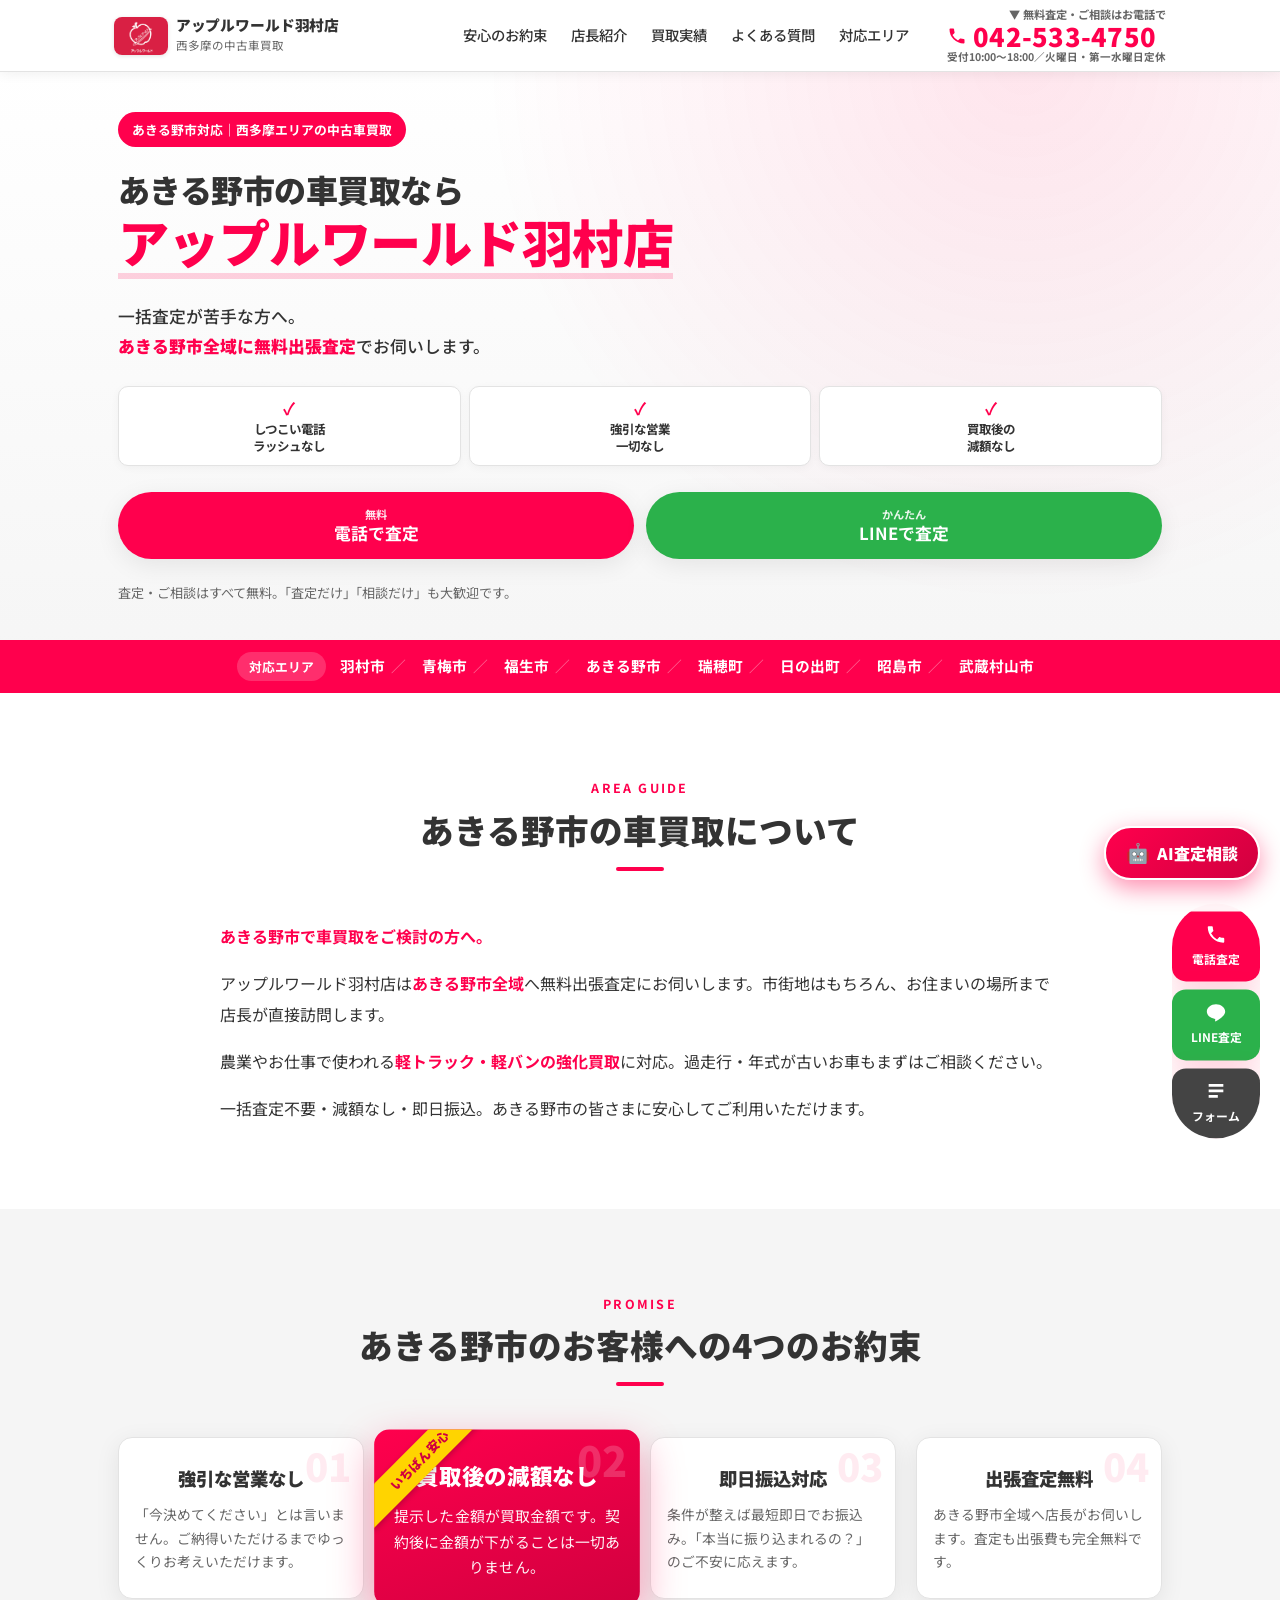
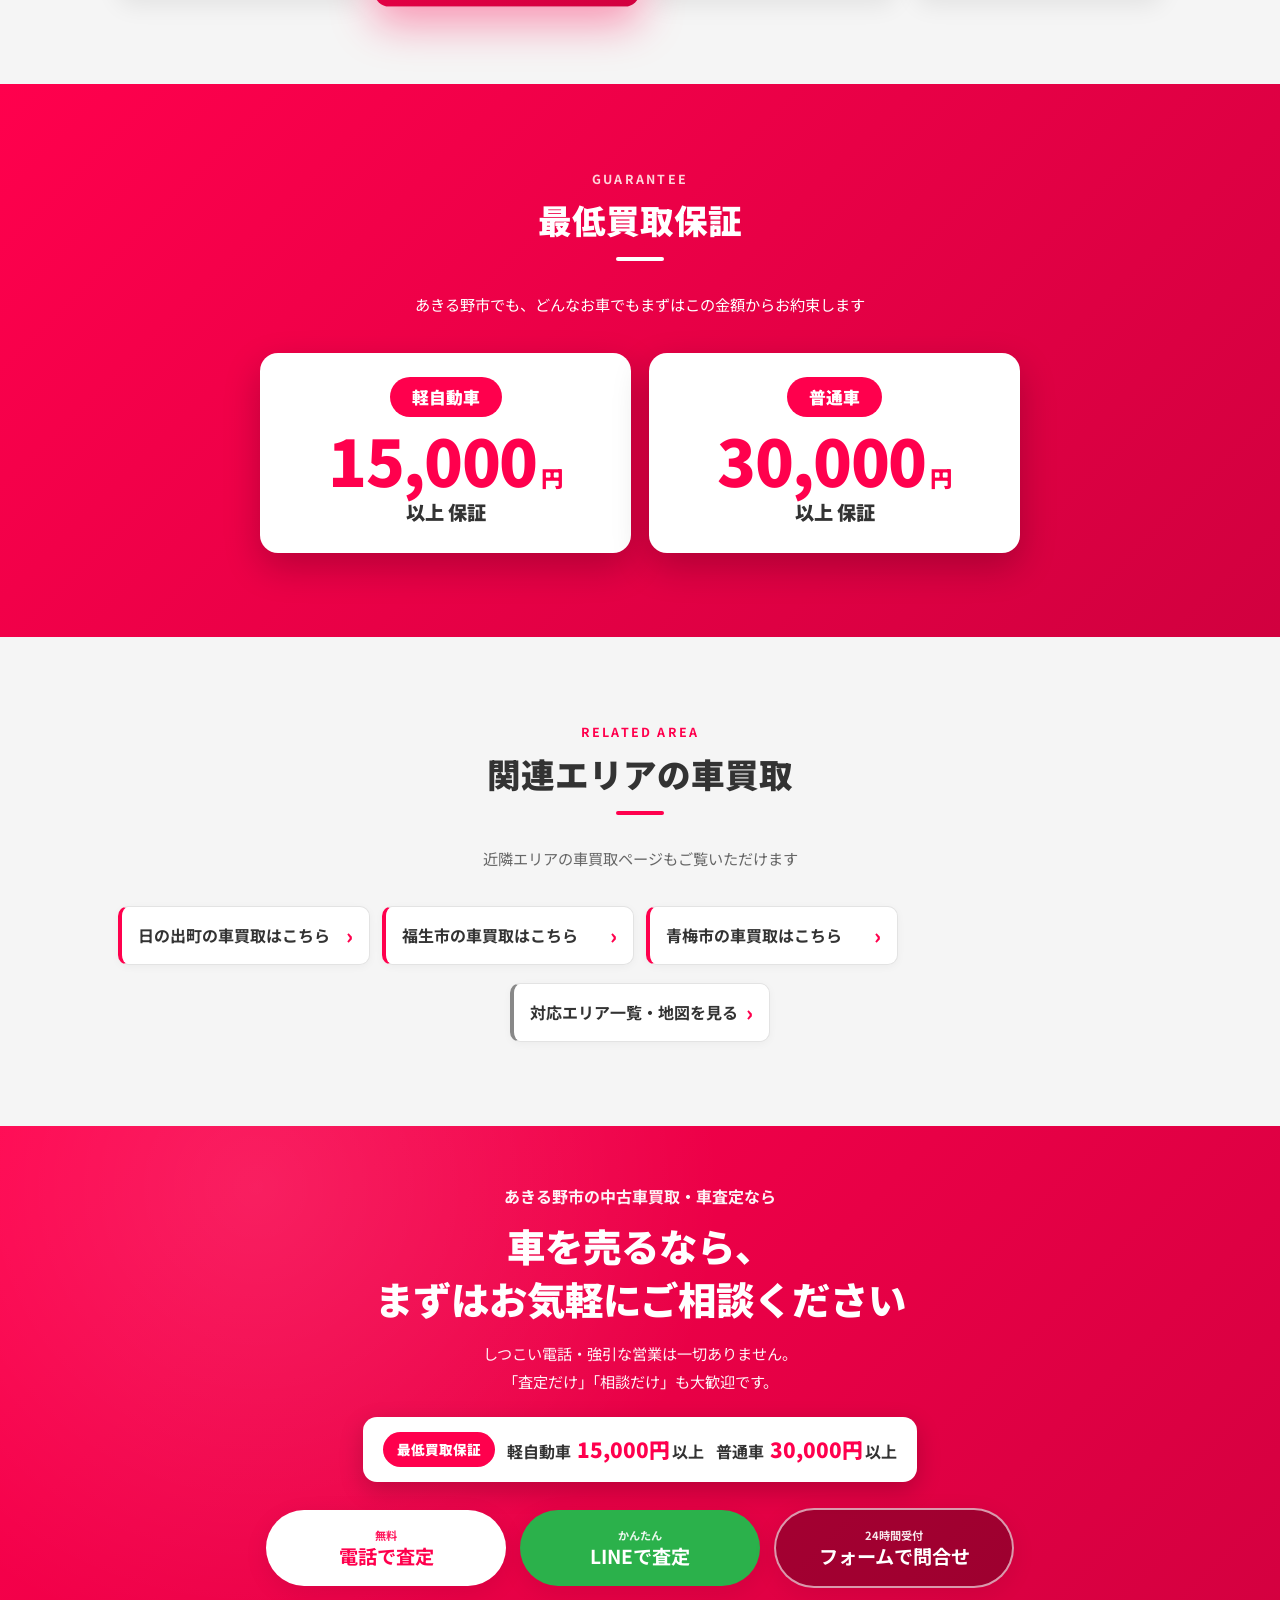
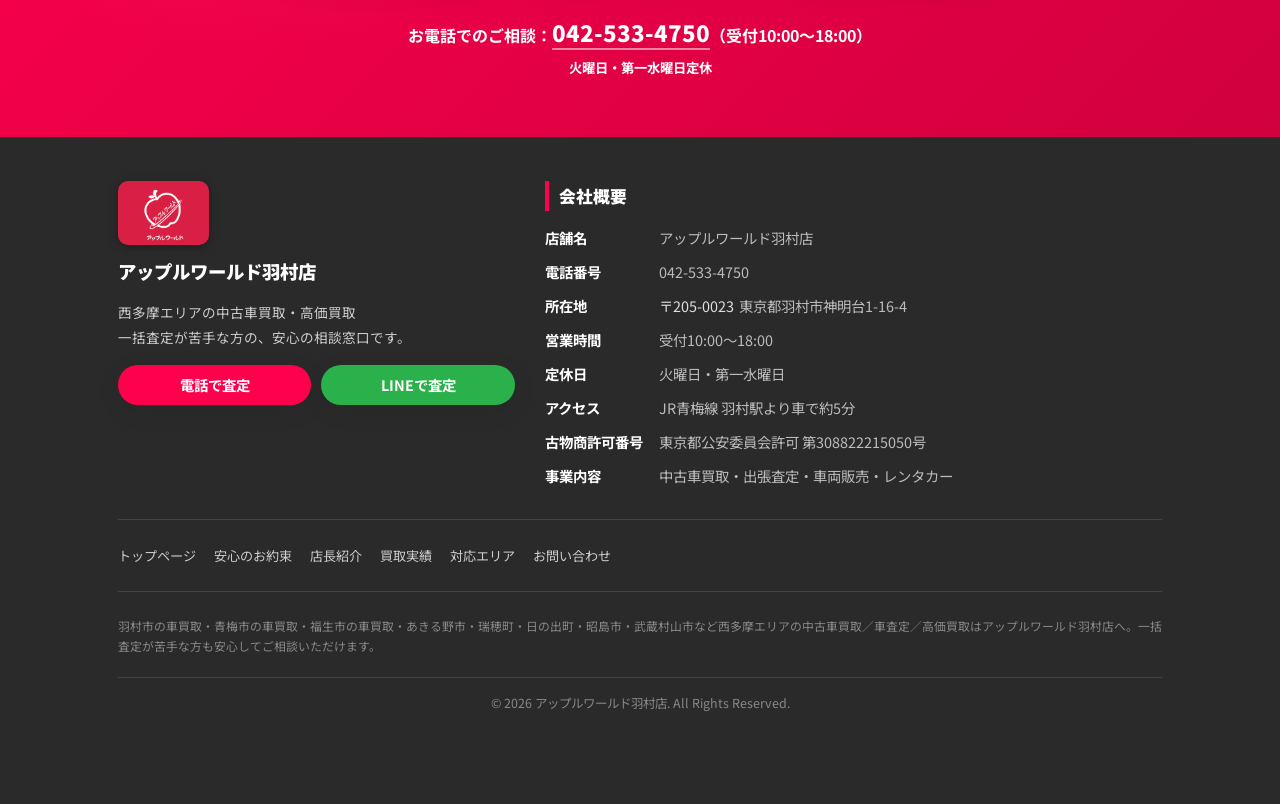
<file: akiruno.html>
<!DOCTYPE html>
<html lang="ja">
<head>
<meta charset="UTF-8">
<meta name="viewport" content="width=device-width, initial-scale=1.0">
<meta name="format-detection" content="telephone=no">
<meta name="theme-color" content="#ff004d">
<title>あきる野市の車買取ならアップルワールド羽村店｜無料査定・高価買取</title>
<meta name="description" content="あきる野市の車買取はアップルワールド羽村店へ。全域へ無料出張査定。軽トラック・軽バンの強化買取。一括査定不要・減額なし・即日振込。">
<meta name="keywords" content="あきる野市 車買取,あきる野市 車査定,あきる野市 高価買取,中古車買取 あきる野市,アップルワールド羽村店">
<meta name="robots" content="index,follow">
<link rel="apple-touch-icon" sizes="180x180" href="/assets/favicon/apple-touch-icon.png">
<link rel="icon" type="image/png" sizes="32x32" href="/assets/favicon/favicon-32x32.png">
<link rel="icon" type="image/png" sizes="16x16" href="/assets/favicon/favicon-16x16.png">
<link rel="icon" href="/favicon.ico">
<link rel="manifest" href="/assets/favicon/site.webmanifest">
<link rel="canonical" href="https://www.example.com/akiruno.html">
<meta property="og:type" content="article">
<meta property="og:url" content="https://www.example.com/akiruno.html">
<meta property="og:title" content="あきる野市の車買取ならアップルワールド羽村店">
<meta property="og:description" content="あきる野市の車買取はアップルワールド羽村店へ。全域へ無料出張査定。軽トラック・軽バンの強化買取。一括査定不要・減額なし・即日振込。">
<meta property="og:image" content="https://www.example.com/assets/img/ogp.jpg">
<meta property="og:locale" content="ja_JP">
<meta property="og:site_name" content="アップルワールド羽村店">
<link rel="preconnect" href="https://fonts.googleapis.com">
<link rel="preconnect" href="https://fonts.gstatic.com" crossorigin>
<link rel="preload" as="style" href="https://fonts.googleapis.com/css2?family=Noto+Sans+JP:wght@400;500;700;900&display=swap" onload="this.onload=null;this.rel='stylesheet'">
<noscript><link rel="stylesheet" href="https://fonts.googleapis.com/css2?family=Noto+Sans+JP:wght@400;500;700;900&display=swap"></noscript>
<link rel="stylesheet" href="assets/css/style.css?v=202607070729">
<script type="application/ld+json">
{
  "@context": "https://schema.org",
  "@type": ["LocalBusiness", "AutoDealer"],
  "name": "アップルワールド羽村店",
  "image": "https://www.example.com/assets/img/ogp.jpg",
  "url": "https://www.example.com/akiruno.html",
  "telephone": "042-533-4750",
  "description": "あきる野市の車買取はアップルワールド羽村店へ。全域へ無料出張査定。軽トラック・軽バンの強化買取。一括査定不要・減額なし・即日振込。",
  "areaServed": "あきる野市",
  "address": {"@type":"PostalAddress","streetAddress":"神明台1-16-4","addressLocality":"羽村市","addressRegion":"東京都","postalCode":"205-0023","addressCountry":"JP"},
  "openingHoursSpecification":[{"@type":"OpeningHoursSpecification","dayOfWeek":["Monday","Wednesday","Thursday","Friday","Saturday","Sunday"],"opens":"10:00","closes":"18:00"}]
}
</script>
</head>
<body>
<header class="header" id="header">
  <div class="header__inner">
    <a href="index.html" class="header__logo">
      <img src="assets/images/logo.png" alt="アップルワールド羽村店" class="header__logo-img" width="120" height="84">
      <span class="header__logo-text">
        <span class="header__logo-main">アップルワールド羽村店</span>
        <span class="header__logo-sub">西多摩の中古車買取</span>
      </span>
    </a>
    <nav class="header__nav" aria-label="メインメニュー">
      <a href="index.html#promise">安心のお約束</a>
      <a href="index.html#manager">店長紹介</a>
      <a href="index.html#results">買取実績</a>
      <a href="index.html#faq">よくある質問</a>
      <a href="index.html#area">対応エリア</a>
    </nav>
    <a href="tel:0425334750" class="header__tel">
      <span class="header__tel-label">▼ 無料査定・ご相談はお電話で</span>
      <span class="header__tel-num">
        <svg class="header__tel-ico" viewBox="0 0 24 24" width="20" height="20" aria-hidden="true"><path fill="currentColor" d="M6.6 10.8a15.6 15.6 0 006.6 6.6l2.2-2.2c.3-.3.7-.4 1-.2 1.1.4 2.4.6 3.6.6.6 0 1 .4 1 1V20c0 .6-.4 1-1 1A17 17 0 013 4c0-.6.4-1 1-1h3.5c.6 0 1 .4 1 1 0 1.3.2 2.5.6 3.6.1.4 0 .8-.3 1z"/></svg>
        042-533-4750
      </span>
      <span class="header__tel-hours">受付10:00〜18:00／火曜日・第一水曜日定休</span>
    </a>
  </div>
</header>
<main>
<section class="hero" id="hero">
  <div class="hero__bg" aria-hidden="true"></div>
  <div class="hero__inner">
    <div class="hero__copy">
      <p class="hero__badge">あきる野市対応｜西多摩エリアの中古車買取</p>
      <h1 class="hero__title"><span class="hero__title-lead">あきる野市の車買取なら</span><span class="hero__title-main">アップルワールド羽村店</span></h1>
      <p class="hero__sub">一括査定が苦手な方へ。<br><strong>あきる野市全域に無料出張査定</strong>でお伺いします。</p>
      <ul class="hero__points">
        <li>しつこい電話<br>ラッシュなし</li>
        <li>強引な営業<br>一切なし</li>
        <li>買取後の<br>減額なし</li>
      </ul>
      <div class="hero__cta">
        <a href="tel:0425334750" class="btn btn--tel"><span class="btn__txt"><small>無料</small>電話で査定</span></a>
        <a href="https://lin.ee/SWjsV1v" target="_blank" rel="noopener" class="btn btn--line"><span class="btn__txt"><small>かんたん</small>LINEで査定</span></a>
      </div>
      <p class="hero__note">査定・ご相談はすべて無料。「査定だけ」「相談だけ」も大歓迎です。</p>
    </div>
  </div>
  <div class="hero__area">
    <span class="hero__area-label">対応エリア</span>
    <ul class="hero__area-list"><li>羽村市</li><li>青梅市</li><li>福生市</li><li>あきる野市</li><li>瑞穂町</li><li>日の出町</li><li>昭島市</li><li>武蔵村山市</li></ul>
  </div>
</section>

<section class="section">
  <div class="container">
    <header class="section__head">
      <p class="section__en">AREA GUIDE</p>
      <h2 class="section__title">あきる野市の<br class="sp-only">車買取について</h2>
    </header>
    <div class="region-intro">
      <p class="region-lead">あきる野市で車買取をご検討の方へ。</p>
      <p>アップルワールド羽村店は<strong>あきる野市全域</strong>へ無料出張査定にお伺いします。市街地はもちろん、お住まいの場所まで店長が直接訪問します。</p>
      <p>農業やお仕事で使われる<strong>軽トラック・軽バンの強化買取</strong>に対応。過走行・年式が古いお車もまずはご相談ください。</p>
      <p>一括査定不要・減額なし・即日振込。あきる野市の皆さまに安心してご利用いただけます。</p>
    </div>
  </div>
</section>

<section class="promise section section--gray">
  <div class="container">
    <header class="section__head">
      <p class="section__en">PROMISE</p>
      <h2 class="section__title">あきる野市のお客様への<br class="sp-only">4つのお約束</h2>
    </header>
    <ul class="promise__list">
      <li class="promise__card"><span class="promise__no">01</span><h3 class="promise__title">強引な営業なし</h3><p>「今決めてください」とは言いません。ご納得いただけるまでゆっくりお考えいただけます。</p></li>
      <li class="promise__card promise__card--featured"><span class="promise__ribbon">いちばん安心</span><span class="promise__no">02</span><h3 class="promise__title">買取後の減額なし</h3><p>提示した金額が買取金額です。契約後に金額が下がることは一切ありません。</p></li>
      <li class="promise__card"><span class="promise__no">03</span><h3 class="promise__title">即日振込対応</h3><p>条件が整えば最短即日でお振込み。「本当に振り込まれるの？」のご不安に応えます。</p></li>
      <li class="promise__card"><span class="promise__no">04</span><h3 class="promise__title">出張査定無料</h3><p>あきる野市全域へ店長がお伺いします。査定も出張費も完全無料です。</p></li>
    </ul>
  </div>
</section>

<section class="guarantee section">
  <div class="container">
    <header class="section__head section__head--light">
      <p class="section__en">GUARANTEE</p>
      <h2 class="section__title">最低買取保証</h2>
      <p class="section__desc">あきる野市でも、どんなお車でもまずはこの金額からお約束します</p>
    </header>
    <div class="guarantee__cards">
      <div class="guarantee__card"><p class="guarantee__type">軽自動車</p><p class="guarantee__price"><span class="guarantee__num">15,000</span><span class="guarantee__unit">円</span></p><p class="guarantee__plus">以上 保証</p></div>
      <div class="guarantee__card"><p class="guarantee__type">普通車</p><p class="guarantee__price"><span class="guarantee__num">30,000</span><span class="guarantee__unit">円</span></p><p class="guarantee__plus">以上 保証</p></div>
    </div>
  </div>
</section>

<section class="section section--gray">
  <div class="container">
    <header class="section__head">
      <p class="section__en">RELATED AREA</p>
      <h2 class="section__title">関連エリアの車買取</h2>
      <p class="section__desc">近隣エリアの車買取ページもご覧いただけます</p>
    </header>
    <div class="arealinks">
      <a class="arealink" href="hinode.html">日の出町の車買取はこちら</a>
      <a class="arealink" href="fussa.html">福生市の車買取はこちら</a>
      <a class="arealink" href="ome.html">青梅市の車買取はこちら</a>
    </div>
    <p style="text-align:center;margin-top:18px"><a href="index.html#area" class="arealink" style="display:inline-flex;border-left-color:#888">対応エリア一覧・地図を見る</a></p>
  </div>
</section>

<section class="cta-final" id="contact">
  <div class="container">
    <p class="cta-final__lead">あきる野市の中古車買取・車査定なら</p>
    <h2 class="cta-final__title">車を売るなら、<br>まずはお気軽に<br class="sp-only">ご相談ください</h2>
    <p class="cta-final__desc">しつこい電話・強引な営業は一切ありません。<br>「査定だけ」「相談だけ」も大歓迎です。</p>
    <div class="cta-final__guarantee">
      <span class="cta-final__guarantee-head">最低買取保証</span>
      <span class="cta-final__guarantee-item">軽自動車 <strong>15,000円</strong>以上</span>
      <span class="cta-final__guarantee-item">普通車 <strong>30,000円</strong>以上</span>
    </div>
    <div class="cta-final__btns">
      <a href="tel:0425334750" class="btn btn--tel btn--lg"><span class="btn__txt"><small>無料</small>電話で査定</span></a>
        <a href="https://lin.ee/SWjsV1v" target="_blank" rel="noopener" class="btn btn--line btn--lg"><span class="btn__txt"><small>かんたん</small>LINEで査定</span></a>
      <a href="index.html#form" class="btn btn--form btn--lg"><span class="btn__txt"><small>24時間受付</small>フォームで問合せ</span></a>
    </div>
    <p class="cta-final__tel">お電話でのご相談：<a href="tel:0425334750">042-533-4750</a>（受付10:00〜18:00）<br><small>火曜日・第一水曜日定休</small></p>
  </div>
</section>
</main>
<footer class="footer" id="footer">
  <div class="container">
    <div class="footer__grid">
      <div class="footer__brand">
        <p class="footer__logo"><img src="assets/images/logo.png" alt="アップルワールド羽村店" class="footer__logo-img" width="200" height="140"></p>
        <p class="footer__brandname">アップルワールド羽村店</p>
        <p class="footer__catch">西多摩エリアの中古車買取・高価買取<br>一括査定が苦手な方の、安心の相談窓口です。</p>
        <div class="footer__cta">
          <a href="tel:0425334750" class="btn btn--tel btn--sm">電話で査定</a>
          <a href="https://lin.ee/SWjsV1v" class="btn btn--line btn--sm" target="_blank" rel="noopener">LINEで査定</a>
        </div>
      </div>
      <div class="footer__info">
        <h3>会社概要</h3>
        <dl class="footer__dl">
          <dt>店舗名</dt><dd>アップルワールド羽村店</dd>
          <dt>電話番号</dt><dd><a href="tel:0425334750">042-533-4750</a></dd>
          <dt>所在地</dt><dd><span class="footer__zip">〒205-0023</span>東京都羽村市神明台1-16-4</dd>
          <dt>営業時間</dt><dd>受付10:00〜18:00</dd>
          <dt>定休日</dt><dd>火曜日・第一水曜日</dd>
          <dt>アクセス</dt><dd>JR青梅線 羽村駅より車で約5分</dd>
          <dt>古物商許可番号</dt><dd>東京都公安委員会許可 第308822215050号</dd>
          <dt>事業内容</dt><dd>中古車買取・出張査定・車両販売・レンタカー</dd>
        </dl>
      </div>
    </div>
    <nav class="footer__nav" aria-label="フッターメニュー">
      <a href="index.html">トップページ</a>
      <a href="index.html#promise">安心のお約束</a>
      <a href="index.html#manager">店長紹介</a>
      <a href="index.html#results">買取実績</a>
      <a href="index.html#area">対応エリア</a>
      <a href="index.html#form">お問い合わせ</a>
    </nav>
    <p class="footer__seo">羽村市の車買取・青梅市の車買取・福生市の車買取・あきる野市・瑞穂町・日の出町・昭島市・武蔵村山市など西多摩エリアの中古車買取／車査定／高価買取はアップルワールド羽村店へ。一括査定が苦手な方も安心してご相談いただけます。</p>
    <p class="footer__copy">&copy; 2026 アップルワールド羽村店. All Rights Reserved.</p>
  </div>
</footer>
<div class="floating" id="floating" aria-label="お問い合わせ">
  <a href="tel:0425334750" class="floating__btn floating__btn--tel">
    <svg viewBox="0 0 24 24" width="22" height="22" aria-hidden="true"><path fill="currentColor" d="M6.6 10.8a15.6 15.6 0 006.6 6.6l2.2-2.2c.3-.3.7-.4 1-.2 1.1.4 2.4.6 3.6.6.6 0 1 .4 1 1V20c0 .6-.4 1-1 1A17 17 0 013 4c0-.6.4-1 1-1h3.5c.6 0 1 .4 1 1 0 1.3.2 2.5.6 3.6.1.4 0 .8-.3 1z"/></svg>
  <span>電話査定</span>
  </a>
  <a href="https://lin.ee/SWjsV1v" class="floating__btn floating__btn--line" target="_blank" rel="noopener">
    <svg viewBox="0 0 24 24" width="22" height="22" aria-hidden="true"><path fill="currentColor" d="M12 3C6.5 3 2 6.6 2 11c0 3.9 3.5 7.2 8.3 7.8.3.1.7.2.8.5.1.3.1.7 0 1l-.1.8c0 .3-.2 1 .9.5 1.1-.5 5.7-3.4 7.8-5.8C21.2 14.4 22 12.8 22 11c0-4.4-4.5-8-10-8z"/></svg>
  <span>LINE査定</span>
  </a>
  <a href="index.html#form" class="floating__btn floating__btn--form">
    <svg viewBox="0 0 24 24" width="22" height="22" aria-hidden="true"><path fill="currentColor" d="M4 4h16v3H4zm0 6h16v3H4zm0 6h10v3H4z"/></svg>
  <span>フォーム</span>
  </a>
</div>
<button class="ai-fab" id="aiFab" type="button" aria-haspopup="dialog" aria-controls="aiChat" aria-label="AI査定相談を開く">
  <span class="ai-fab__emoji" aria-hidden="true">🤖</span>
  <span class="ai-fab__txt">AI査定相談</span>
</button>
<div class="ai-overlay" id="aiOverlay" hidden></div>
<section class="ai-chat" id="aiChat" role="dialog" aria-modal="true" aria-labelledby="aiChatTitle" hidden>
  <header class="ai-chat__header">
    <p class="ai-chat__title" id="aiChatTitle"><span class="ai-chat__ava" aria-hidden="true">🤖</span>AI無料査定相談</p>
    <button class="ai-chat__close" id="aiClose" type="button" aria-label="閉じる">×</button>
  </header>
  <div class="ai-chat__progress" id="aiProgress" hidden><span class="ai-chat__progress-bar" id="aiProgressBar"></span></div>
  <div class="ai-chat__body" id="aiBody" aria-live="polite"></div>
  <div class="ai-chat__inputarea" id="aiInputArea"></div>
</section>
<div class="ai-admin" id="aiAdmin" hidden>
  <div class="ai-admin__box">
    <p class="ai-admin__title">AI査定相談｜保存データ</p>
    <p class="ai-admin__count" id="aiAdminCount">0 件</p>
    <div class="ai-admin__btns">
      <button type="button" id="aiAdminCsv" class="ai-admin__btn ai-admin__btn--main">CSVダウンロード</button>
      <button type="button" id="aiAdminClear" class="ai-admin__btn">データ全削除</button>
      <button type="button" id="aiAdminClose" class="ai-admin__btn">閉じる</button>
    </div>
    <p class="ai-admin__note">※ データはこの端末のブラウザ内（localStorage）に保存されます。</p>
  </div>
</div>
<script src="assets/js/main.js?v=202607070729" defer></script>
</body>
</html>
</file>
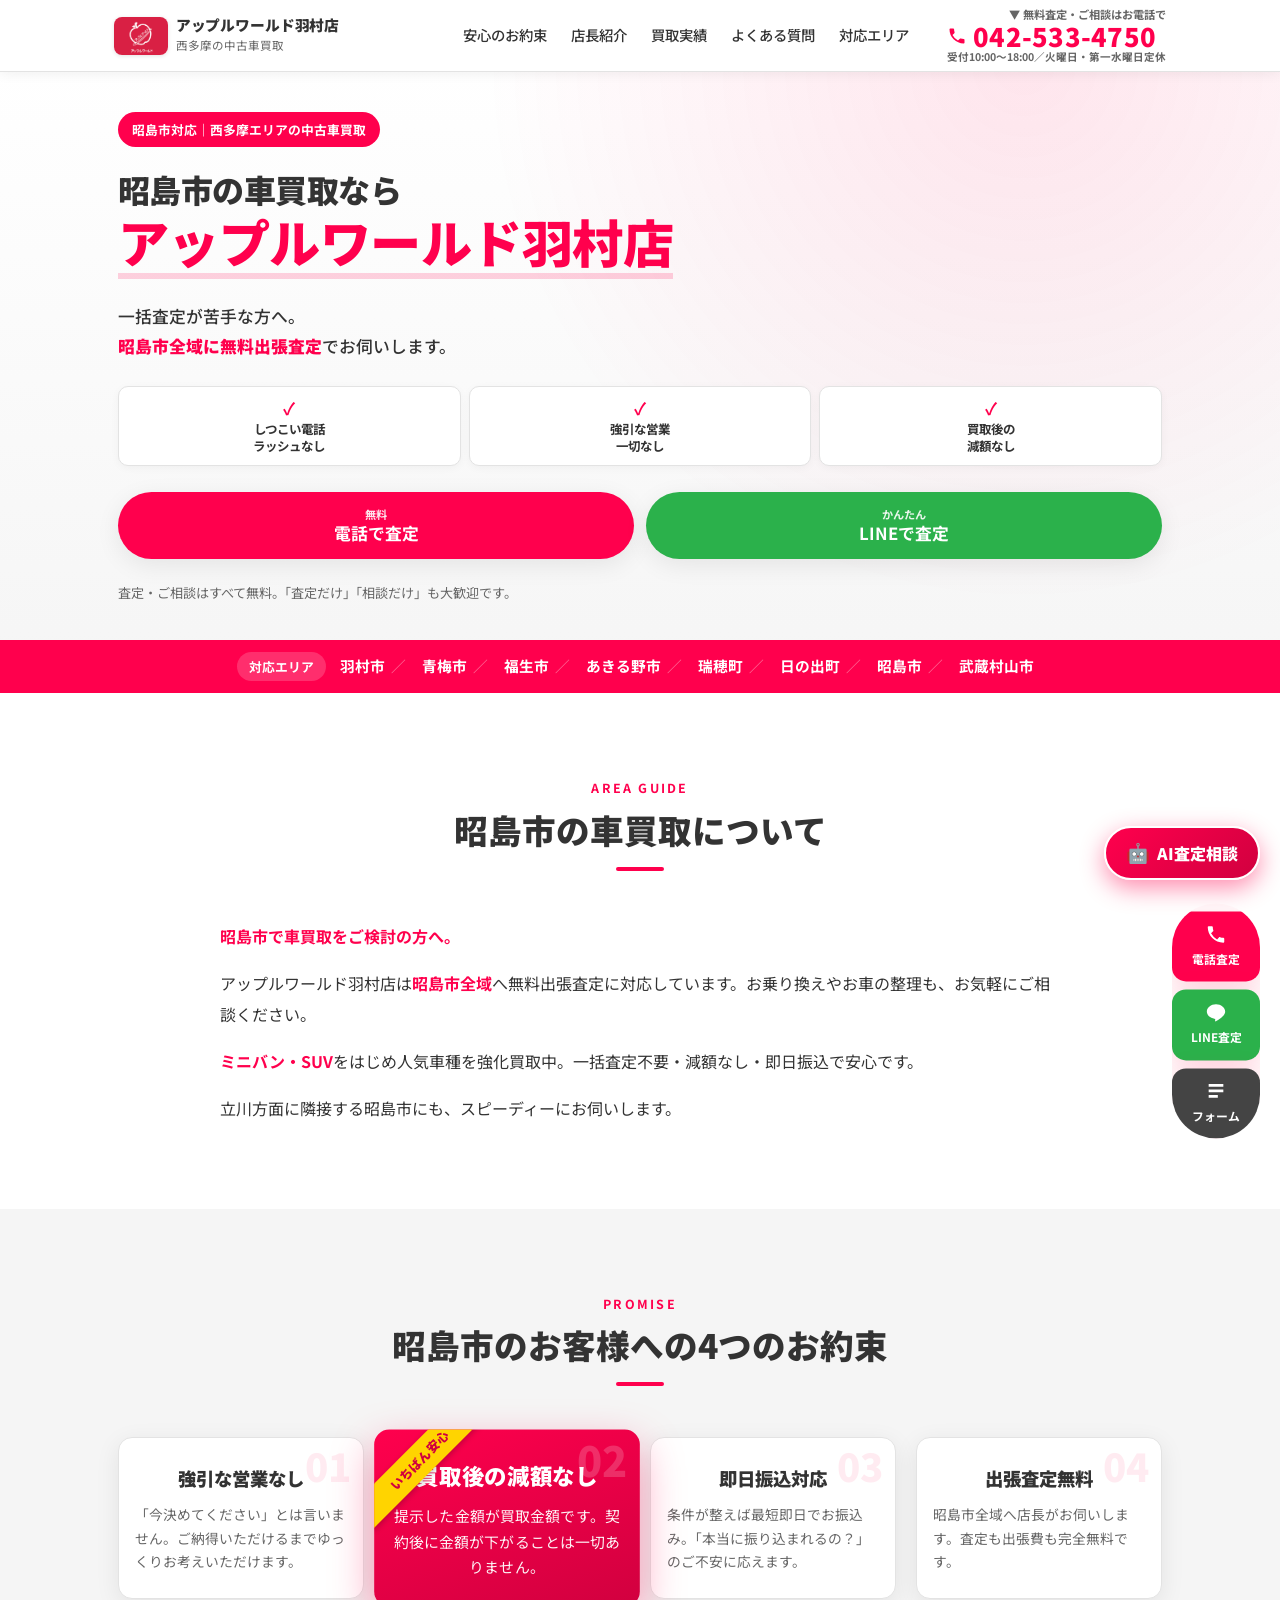
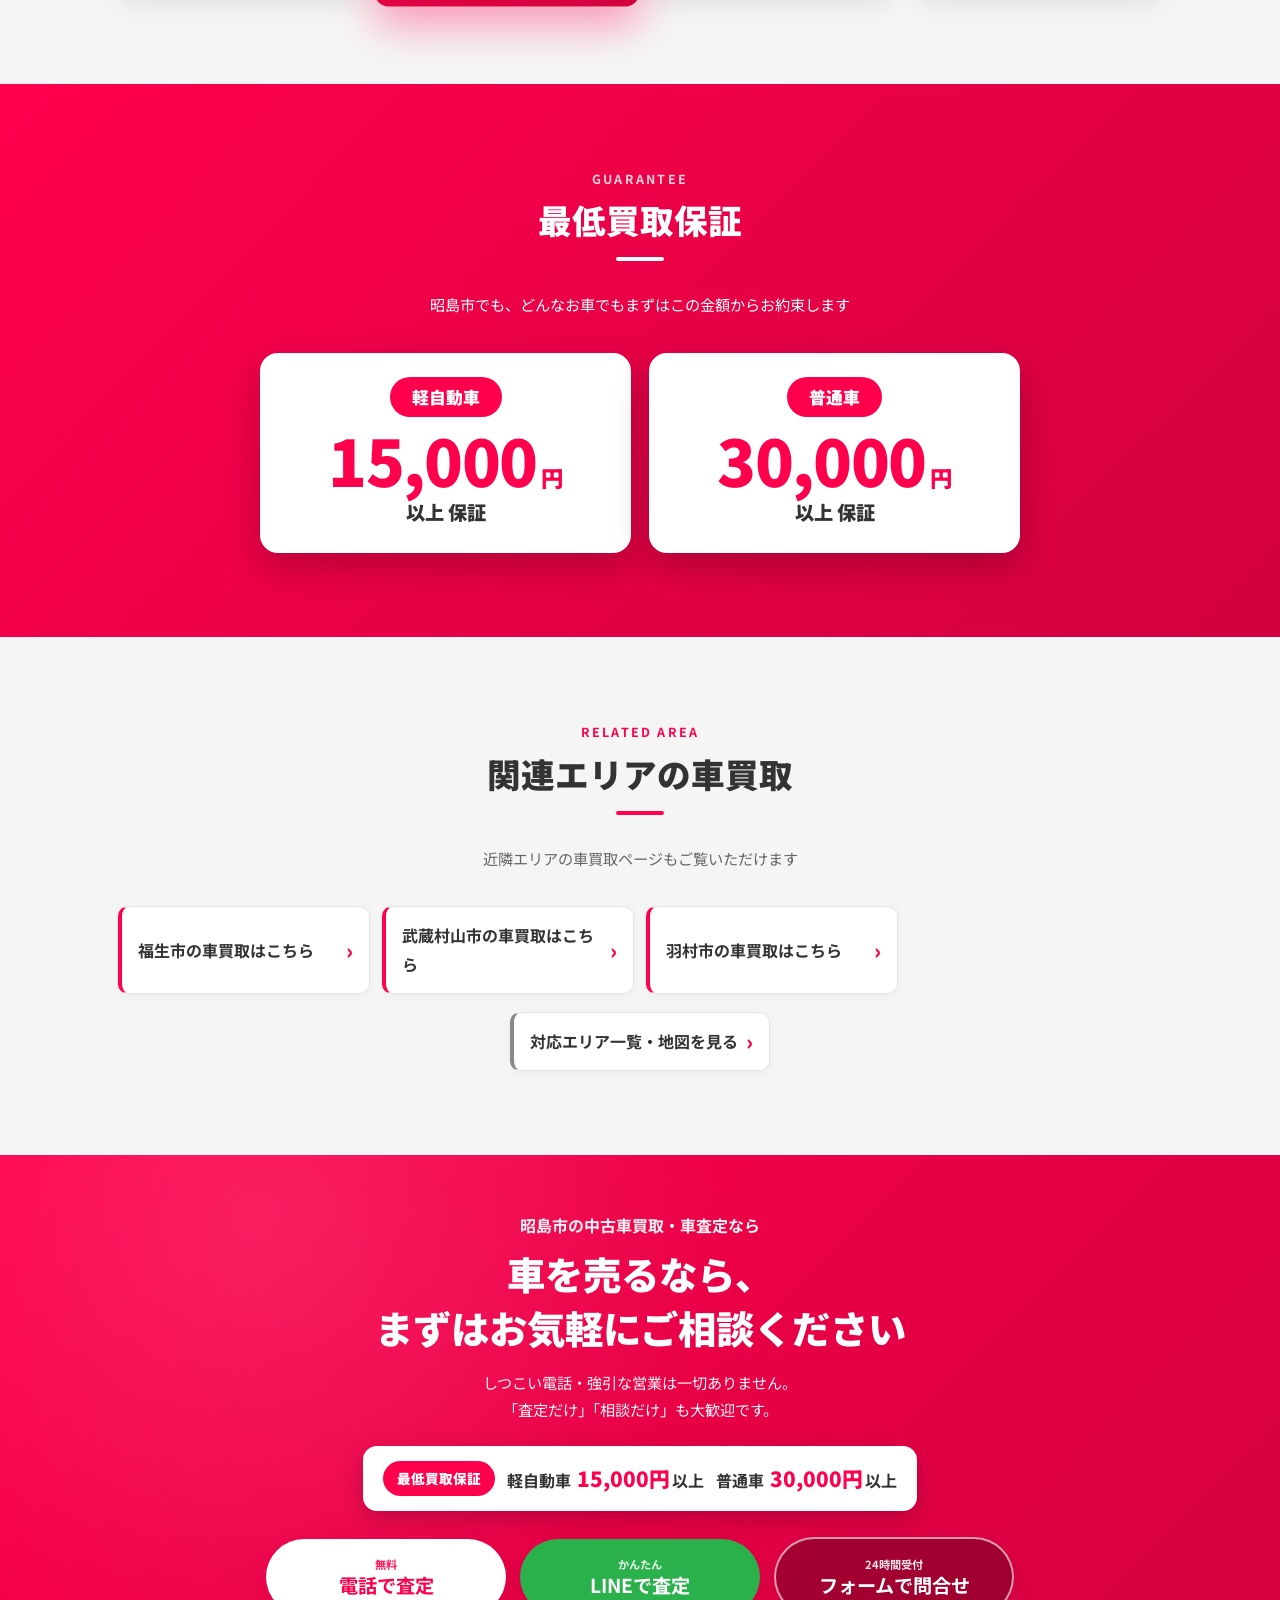
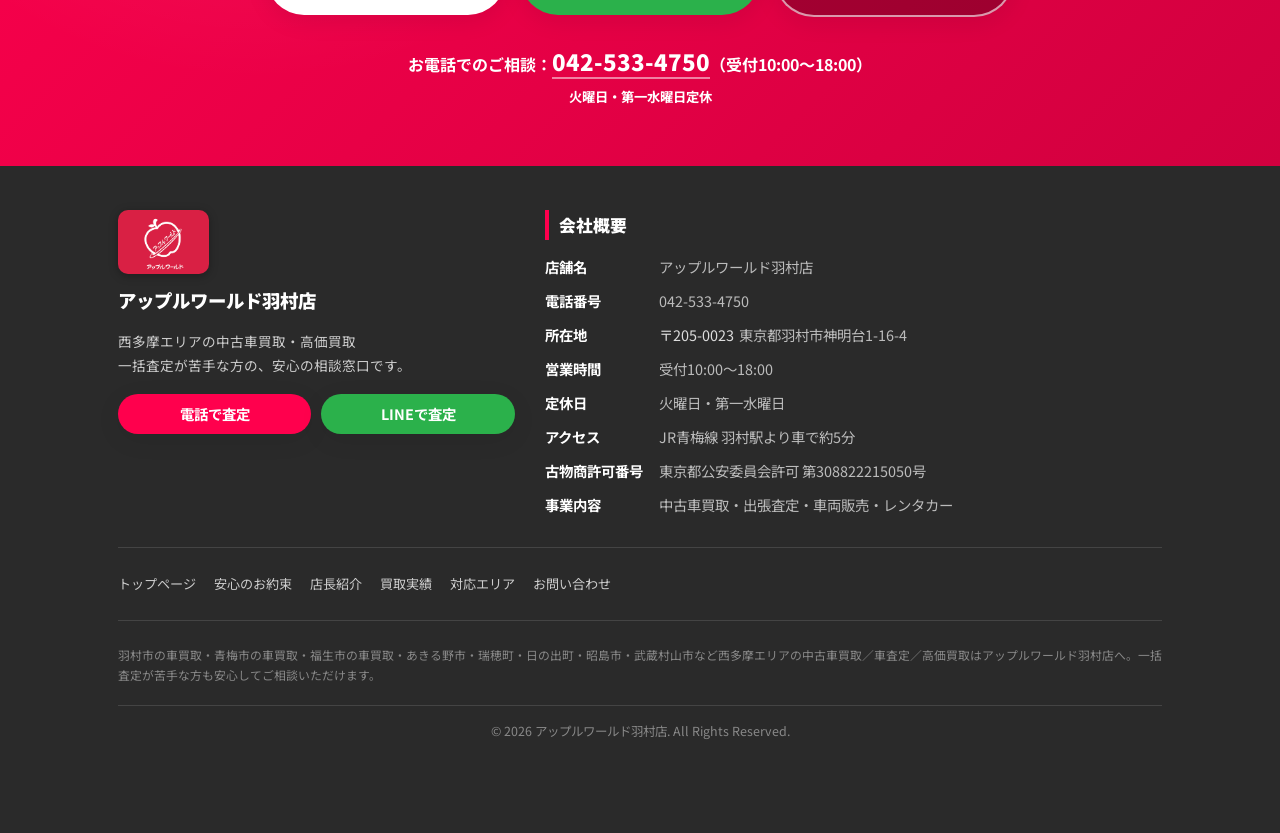
<file: akishima.html>
<!DOCTYPE html>
<html lang="ja">
<head>
<meta charset="UTF-8">
<meta name="viewport" content="width=device-width, initial-scale=1.0">
<meta name="format-detection" content="telephone=no">
<meta name="theme-color" content="#ff004d">
<title>昭島市の車買取ならアップルワールド羽村店｜無料査定・高価買取</title>
<meta name="description" content="昭島市の車買取ならアップルワールド羽村店。昭島市全域に無料出張査定。ミニバン・SUVも高価買取。減額なし・即日振込で安心。">
<meta name="keywords" content="昭島市 車買取,昭島市 車査定,昭島市 高価買取,中古車買取 昭島市,アップルワールド羽村店">
<meta name="robots" content="index,follow">
<link rel="apple-touch-icon" sizes="180x180" href="/assets/favicon/apple-touch-icon.png">
<link rel="icon" type="image/png" sizes="32x32" href="/assets/favicon/favicon-32x32.png">
<link rel="icon" type="image/png" sizes="16x16" href="/assets/favicon/favicon-16x16.png">
<link rel="icon" href="/favicon.ico">
<link rel="manifest" href="/assets/favicon/site.webmanifest">
<link rel="canonical" href="https://www.example.com/akishima.html">
<meta property="og:type" content="article">
<meta property="og:url" content="https://www.example.com/akishima.html">
<meta property="og:title" content="昭島市の車買取ならアップルワールド羽村店">
<meta property="og:description" content="昭島市の車買取ならアップルワールド羽村店。昭島市全域に無料出張査定。ミニバン・SUVも高価買取。減額なし・即日振込で安心。">
<meta property="og:image" content="https://www.example.com/assets/img/ogp.jpg">
<meta property="og:locale" content="ja_JP">
<meta property="og:site_name" content="アップルワールド羽村店">
<link rel="preconnect" href="https://fonts.googleapis.com">
<link rel="preconnect" href="https://fonts.gstatic.com" crossorigin>
<link rel="preload" as="style" href="https://fonts.googleapis.com/css2?family=Noto+Sans+JP:wght@400;500;700;900&display=swap" onload="this.onload=null;this.rel='stylesheet'">
<noscript><link rel="stylesheet" href="https://fonts.googleapis.com/css2?family=Noto+Sans+JP:wght@400;500;700;900&display=swap"></noscript>
<link rel="stylesheet" href="assets/css/style.css?v=202607070729">
<script type="application/ld+json">
{
  "@context": "https://schema.org",
  "@type": ["LocalBusiness", "AutoDealer"],
  "name": "アップルワールド羽村店",
  "image": "https://www.example.com/assets/img/ogp.jpg",
  "url": "https://www.example.com/akishima.html",
  "telephone": "042-533-4750",
  "description": "昭島市の車買取ならアップルワールド羽村店。昭島市全域に無料出張査定。ミニバン・SUVも高価買取。減額なし・即日振込で安心。",
  "areaServed": "昭島市",
  "address": {"@type":"PostalAddress","streetAddress":"神明台1-16-4","addressLocality":"羽村市","addressRegion":"東京都","postalCode":"205-0023","addressCountry":"JP"},
  "openingHoursSpecification":[{"@type":"OpeningHoursSpecification","dayOfWeek":["Monday","Wednesday","Thursday","Friday","Saturday","Sunday"],"opens":"10:00","closes":"18:00"}]
}
</script>
</head>
<body>
<header class="header" id="header">
  <div class="header__inner">
    <a href="index.html" class="header__logo">
      <img src="assets/images/logo.png" alt="アップルワールド羽村店" class="header__logo-img" width="120" height="84">
      <span class="header__logo-text">
        <span class="header__logo-main">アップルワールド羽村店</span>
        <span class="header__logo-sub">西多摩の中古車買取</span>
      </span>
    </a>
    <nav class="header__nav" aria-label="メインメニュー">
      <a href="index.html#promise">安心のお約束</a>
      <a href="index.html#manager">店長紹介</a>
      <a href="index.html#results">買取実績</a>
      <a href="index.html#faq">よくある質問</a>
      <a href="index.html#area">対応エリア</a>
    </nav>
    <a href="tel:0425334750" class="header__tel">
      <span class="header__tel-label">▼ 無料査定・ご相談はお電話で</span>
      <span class="header__tel-num">
        <svg class="header__tel-ico" viewBox="0 0 24 24" width="20" height="20" aria-hidden="true"><path fill="currentColor" d="M6.6 10.8a15.6 15.6 0 006.6 6.6l2.2-2.2c.3-.3.7-.4 1-.2 1.1.4 2.4.6 3.6.6.6 0 1 .4 1 1V20c0 .6-.4 1-1 1A17 17 0 013 4c0-.6.4-1 1-1h3.5c.6 0 1 .4 1 1 0 1.3.2 2.5.6 3.6.1.4 0 .8-.3 1z"/></svg>
        042-533-4750
      </span>
      <span class="header__tel-hours">受付10:00〜18:00／火曜日・第一水曜日定休</span>
    </a>
  </div>
</header>
<main>
<section class="hero" id="hero">
  <div class="hero__bg" aria-hidden="true"></div>
  <div class="hero__inner">
    <div class="hero__copy">
      <p class="hero__badge">昭島市対応｜西多摩エリアの中古車買取</p>
      <h1 class="hero__title"><span class="hero__title-lead">昭島市の車買取なら</span><span class="hero__title-main">アップルワールド羽村店</span></h1>
      <p class="hero__sub">一括査定が苦手な方へ。<br><strong>昭島市全域に無料出張査定</strong>でお伺いします。</p>
      <ul class="hero__points">
        <li>しつこい電話<br>ラッシュなし</li>
        <li>強引な営業<br>一切なし</li>
        <li>買取後の<br>減額なし</li>
      </ul>
      <div class="hero__cta">
        <a href="tel:0425334750" class="btn btn--tel"><span class="btn__txt"><small>無料</small>電話で査定</span></a>
        <a href="https://lin.ee/SWjsV1v" target="_blank" rel="noopener" class="btn btn--line"><span class="btn__txt"><small>かんたん</small>LINEで査定</span></a>
      </div>
      <p class="hero__note">査定・ご相談はすべて無料。「査定だけ」「相談だけ」も大歓迎です。</p>
    </div>
  </div>
  <div class="hero__area">
    <span class="hero__area-label">対応エリア</span>
    <ul class="hero__area-list"><li>羽村市</li><li>青梅市</li><li>福生市</li><li>あきる野市</li><li>瑞穂町</li><li>日の出町</li><li>昭島市</li><li>武蔵村山市</li></ul>
  </div>
</section>

<section class="section">
  <div class="container">
    <header class="section__head">
      <p class="section__en">AREA GUIDE</p>
      <h2 class="section__title">昭島市の<br class="sp-only">車買取について</h2>
    </header>
    <div class="region-intro">
      <p class="region-lead">昭島市で車買取をご検討の方へ。</p>
      <p>アップルワールド羽村店は<strong>昭島市全域</strong>へ無料出張査定に対応しています。お乗り換えやお車の整理も、お気軽にご相談ください。</p>
      <p><strong>ミニバン・SUV</strong>をはじめ人気車種を強化買取中。一括査定不要・減額なし・即日振込で安心です。</p>
      <p>立川方面に隣接する昭島市にも、スピーディーにお伺いします。</p>
    </div>
  </div>
</section>

<section class="promise section section--gray">
  <div class="container">
    <header class="section__head">
      <p class="section__en">PROMISE</p>
      <h2 class="section__title">昭島市のお客様への<br class="sp-only">4つのお約束</h2>
    </header>
    <ul class="promise__list">
      <li class="promise__card"><span class="promise__no">01</span><h3 class="promise__title">強引な営業なし</h3><p>「今決めてください」とは言いません。ご納得いただけるまでゆっくりお考えいただけます。</p></li>
      <li class="promise__card promise__card--featured"><span class="promise__ribbon">いちばん安心</span><span class="promise__no">02</span><h3 class="promise__title">買取後の減額なし</h3><p>提示した金額が買取金額です。契約後に金額が下がることは一切ありません。</p></li>
      <li class="promise__card"><span class="promise__no">03</span><h3 class="promise__title">即日振込対応</h3><p>条件が整えば最短即日でお振込み。「本当に振り込まれるの？」のご不安に応えます。</p></li>
      <li class="promise__card"><span class="promise__no">04</span><h3 class="promise__title">出張査定無料</h3><p>昭島市全域へ店長がお伺いします。査定も出張費も完全無料です。</p></li>
    </ul>
  </div>
</section>

<section class="guarantee section">
  <div class="container">
    <header class="section__head section__head--light">
      <p class="section__en">GUARANTEE</p>
      <h2 class="section__title">最低買取保証</h2>
      <p class="section__desc">昭島市でも、どんなお車でもまずはこの金額からお約束します</p>
    </header>
    <div class="guarantee__cards">
      <div class="guarantee__card"><p class="guarantee__type">軽自動車</p><p class="guarantee__price"><span class="guarantee__num">15,000</span><span class="guarantee__unit">円</span></p><p class="guarantee__plus">以上 保証</p></div>
      <div class="guarantee__card"><p class="guarantee__type">普通車</p><p class="guarantee__price"><span class="guarantee__num">30,000</span><span class="guarantee__unit">円</span></p><p class="guarantee__plus">以上 保証</p></div>
    </div>
  </div>
</section>

<section class="section section--gray">
  <div class="container">
    <header class="section__head">
      <p class="section__en">RELATED AREA</p>
      <h2 class="section__title">関連エリアの車買取</h2>
      <p class="section__desc">近隣エリアの車買取ページもご覧いただけます</p>
    </header>
    <div class="arealinks">
      <a class="arealink" href="fussa.html">福生市の車買取はこちら</a>
      <a class="arealink" href="musashimurayama.html">武蔵村山市の車買取はこちら</a>
      <a class="arealink" href="hamura.html">羽村市の車買取はこちら</a>
    </div>
    <p style="text-align:center;margin-top:18px"><a href="index.html#area" class="arealink" style="display:inline-flex;border-left-color:#888">対応エリア一覧・地図を見る</a></p>
  </div>
</section>

<section class="cta-final" id="contact">
  <div class="container">
    <p class="cta-final__lead">昭島市の中古車買取・車査定なら</p>
    <h2 class="cta-final__title">車を売るなら、<br>まずはお気軽に<br class="sp-only">ご相談ください</h2>
    <p class="cta-final__desc">しつこい電話・強引な営業は一切ありません。<br>「査定だけ」「相談だけ」も大歓迎です。</p>
    <div class="cta-final__guarantee">
      <span class="cta-final__guarantee-head">最低買取保証</span>
      <span class="cta-final__guarantee-item">軽自動車 <strong>15,000円</strong>以上</span>
      <span class="cta-final__guarantee-item">普通車 <strong>30,000円</strong>以上</span>
    </div>
    <div class="cta-final__btns">
      <a href="tel:0425334750" class="btn btn--tel btn--lg"><span class="btn__txt"><small>無料</small>電話で査定</span></a>
        <a href="https://lin.ee/SWjsV1v" target="_blank" rel="noopener" class="btn btn--line btn--lg"><span class="btn__txt"><small>かんたん</small>LINEで査定</span></a>
      <a href="index.html#form" class="btn btn--form btn--lg"><span class="btn__txt"><small>24時間受付</small>フォームで問合せ</span></a>
    </div>
    <p class="cta-final__tel">お電話でのご相談：<a href="tel:0425334750">042-533-4750</a>（受付10:00〜18:00）<br><small>火曜日・第一水曜日定休</small></p>
  </div>
</section>
</main>
<footer class="footer" id="footer">
  <div class="container">
    <div class="footer__grid">
      <div class="footer__brand">
        <p class="footer__logo"><img src="assets/images/logo.png" alt="アップルワールド羽村店" class="footer__logo-img" width="200" height="140"></p>
        <p class="footer__brandname">アップルワールド羽村店</p>
        <p class="footer__catch">西多摩エリアの中古車買取・高価買取<br>一括査定が苦手な方の、安心の相談窓口です。</p>
        <div class="footer__cta">
          <a href="tel:0425334750" class="btn btn--tel btn--sm">電話で査定</a>
          <a href="https://lin.ee/SWjsV1v" class="btn btn--line btn--sm" target="_blank" rel="noopener">LINEで査定</a>
        </div>
      </div>
      <div class="footer__info">
        <h3>会社概要</h3>
        <dl class="footer__dl">
          <dt>店舗名</dt><dd>アップルワールド羽村店</dd>
          <dt>電話番号</dt><dd><a href="tel:0425334750">042-533-4750</a></dd>
          <dt>所在地</dt><dd><span class="footer__zip">〒205-0023</span>東京都羽村市神明台1-16-4</dd>
          <dt>営業時間</dt><dd>受付10:00〜18:00</dd>
          <dt>定休日</dt><dd>火曜日・第一水曜日</dd>
          <dt>アクセス</dt><dd>JR青梅線 羽村駅より車で約5分</dd>
          <dt>古物商許可番号</dt><dd>東京都公安委員会許可 第308822215050号</dd>
          <dt>事業内容</dt><dd>中古車買取・出張査定・車両販売・レンタカー</dd>
        </dl>
      </div>
    </div>
    <nav class="footer__nav" aria-label="フッターメニュー">
      <a href="index.html">トップページ</a>
      <a href="index.html#promise">安心のお約束</a>
      <a href="index.html#manager">店長紹介</a>
      <a href="index.html#results">買取実績</a>
      <a href="index.html#area">対応エリア</a>
      <a href="index.html#form">お問い合わせ</a>
    </nav>
    <p class="footer__seo">羽村市の車買取・青梅市の車買取・福生市の車買取・あきる野市・瑞穂町・日の出町・昭島市・武蔵村山市など西多摩エリアの中古車買取／車査定／高価買取はアップルワールド羽村店へ。一括査定が苦手な方も安心してご相談いただけます。</p>
    <p class="footer__copy">&copy; 2026 アップルワールド羽村店. All Rights Reserved.</p>
  </div>
</footer>
<div class="floating" id="floating" aria-label="お問い合わせ">
  <a href="tel:0425334750" class="floating__btn floating__btn--tel">
    <svg viewBox="0 0 24 24" width="22" height="22" aria-hidden="true"><path fill="currentColor" d="M6.6 10.8a15.6 15.6 0 006.6 6.6l2.2-2.2c.3-.3.7-.4 1-.2 1.1.4 2.4.6 3.6.6.6 0 1 .4 1 1V20c0 .6-.4 1-1 1A17 17 0 013 4c0-.6.4-1 1-1h3.5c.6 0 1 .4 1 1 0 1.3.2 2.5.6 3.6.1.4 0 .8-.3 1z"/></svg>
  <span>電話査定</span>
  </a>
  <a href="https://lin.ee/SWjsV1v" class="floating__btn floating__btn--line" target="_blank" rel="noopener">
    <svg viewBox="0 0 24 24" width="22" height="22" aria-hidden="true"><path fill="currentColor" d="M12 3C6.5 3 2 6.6 2 11c0 3.9 3.5 7.2 8.3 7.8.3.1.7.2.8.5.1.3.1.7 0 1l-.1.8c0 .3-.2 1 .9.5 1.1-.5 5.7-3.4 7.8-5.8C21.2 14.4 22 12.8 22 11c0-4.4-4.5-8-10-8z"/></svg>
  <span>LINE査定</span>
  </a>
  <a href="index.html#form" class="floating__btn floating__btn--form">
    <svg viewBox="0 0 24 24" width="22" height="22" aria-hidden="true"><path fill="currentColor" d="M4 4h16v3H4zm0 6h16v3H4zm0 6h10v3H4z"/></svg>
  <span>フォーム</span>
  </a>
</div>
<button class="ai-fab" id="aiFab" type="button" aria-haspopup="dialog" aria-controls="aiChat" aria-label="AI査定相談を開く">
  <span class="ai-fab__emoji" aria-hidden="true">🤖</span>
  <span class="ai-fab__txt">AI査定相談</span>
</button>
<div class="ai-overlay" id="aiOverlay" hidden></div>
<section class="ai-chat" id="aiChat" role="dialog" aria-modal="true" aria-labelledby="aiChatTitle" hidden>
  <header class="ai-chat__header">
    <p class="ai-chat__title" id="aiChatTitle"><span class="ai-chat__ava" aria-hidden="true">🤖</span>AI無料査定相談</p>
    <button class="ai-chat__close" id="aiClose" type="button" aria-label="閉じる">×</button>
  </header>
  <div class="ai-chat__progress" id="aiProgress" hidden><span class="ai-chat__progress-bar" id="aiProgressBar"></span></div>
  <div class="ai-chat__body" id="aiBody" aria-live="polite"></div>
  <div class="ai-chat__inputarea" id="aiInputArea"></div>
</section>
<div class="ai-admin" id="aiAdmin" hidden>
  <div class="ai-admin__box">
    <p class="ai-admin__title">AI査定相談｜保存データ</p>
    <p class="ai-admin__count" id="aiAdminCount">0 件</p>
    <div class="ai-admin__btns">
      <button type="button" id="aiAdminCsv" class="ai-admin__btn ai-admin__btn--main">CSVダウンロード</button>
      <button type="button" id="aiAdminClear" class="ai-admin__btn">データ全削除</button>
      <button type="button" id="aiAdminClose" class="ai-admin__btn">閉じる</button>
    </div>
    <p class="ai-admin__note">※ データはこの端末のブラウザ内（localStorage）に保存されます。</p>
  </div>
</div>
<script src="assets/js/main.js?v=202607070729" defer></script>
</body>
</html>
</file>
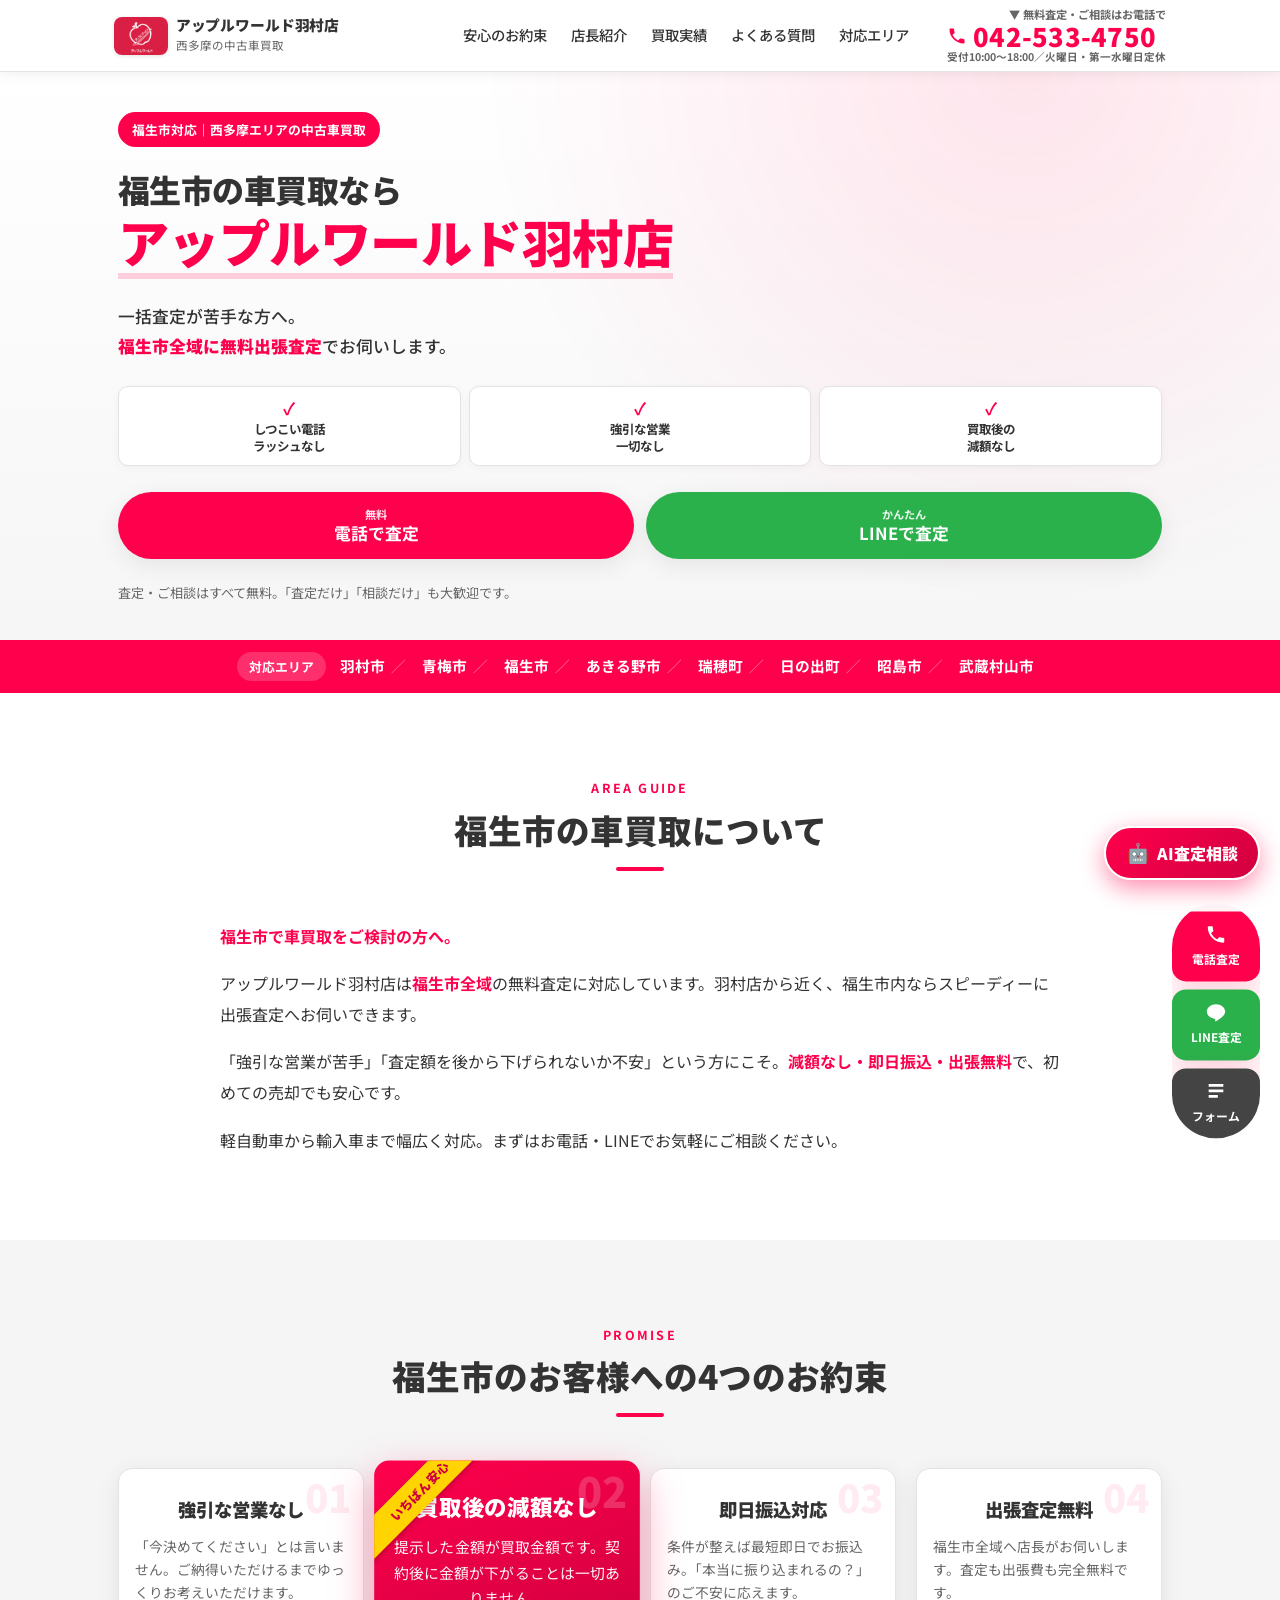
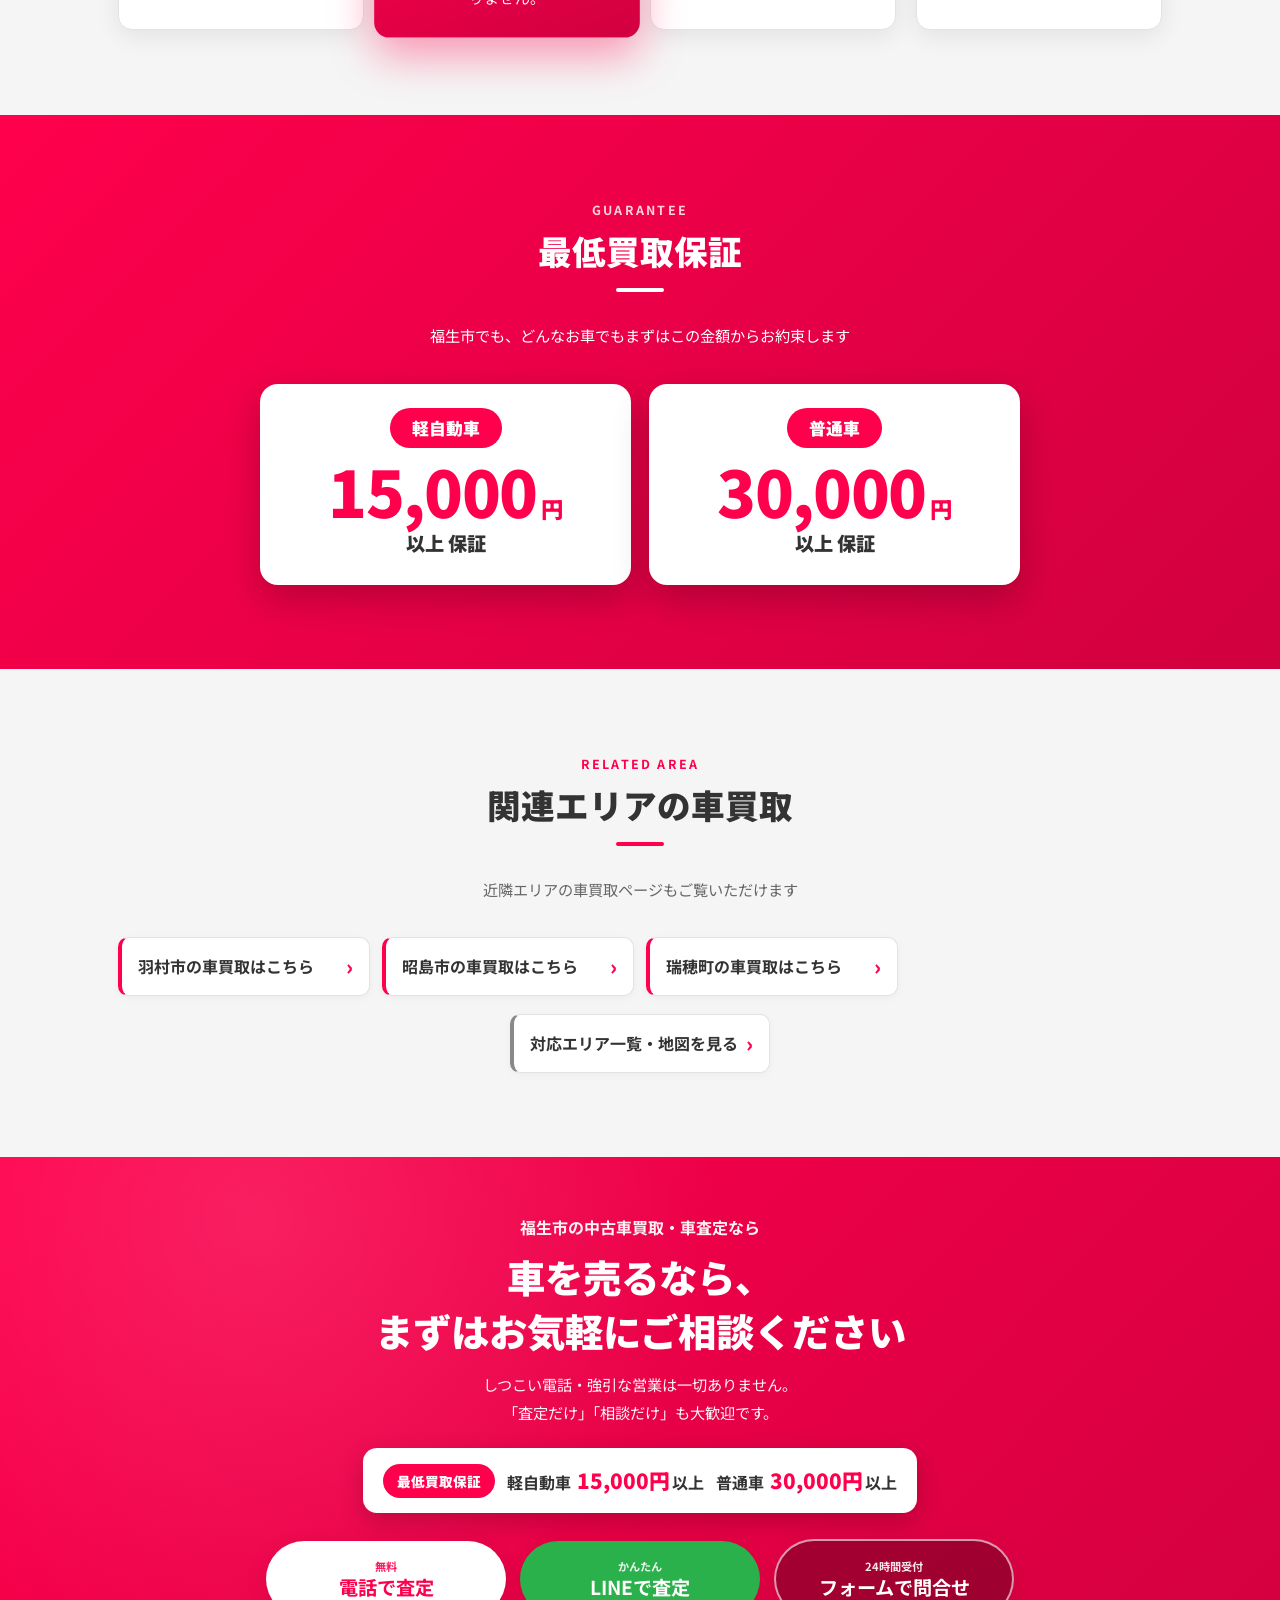
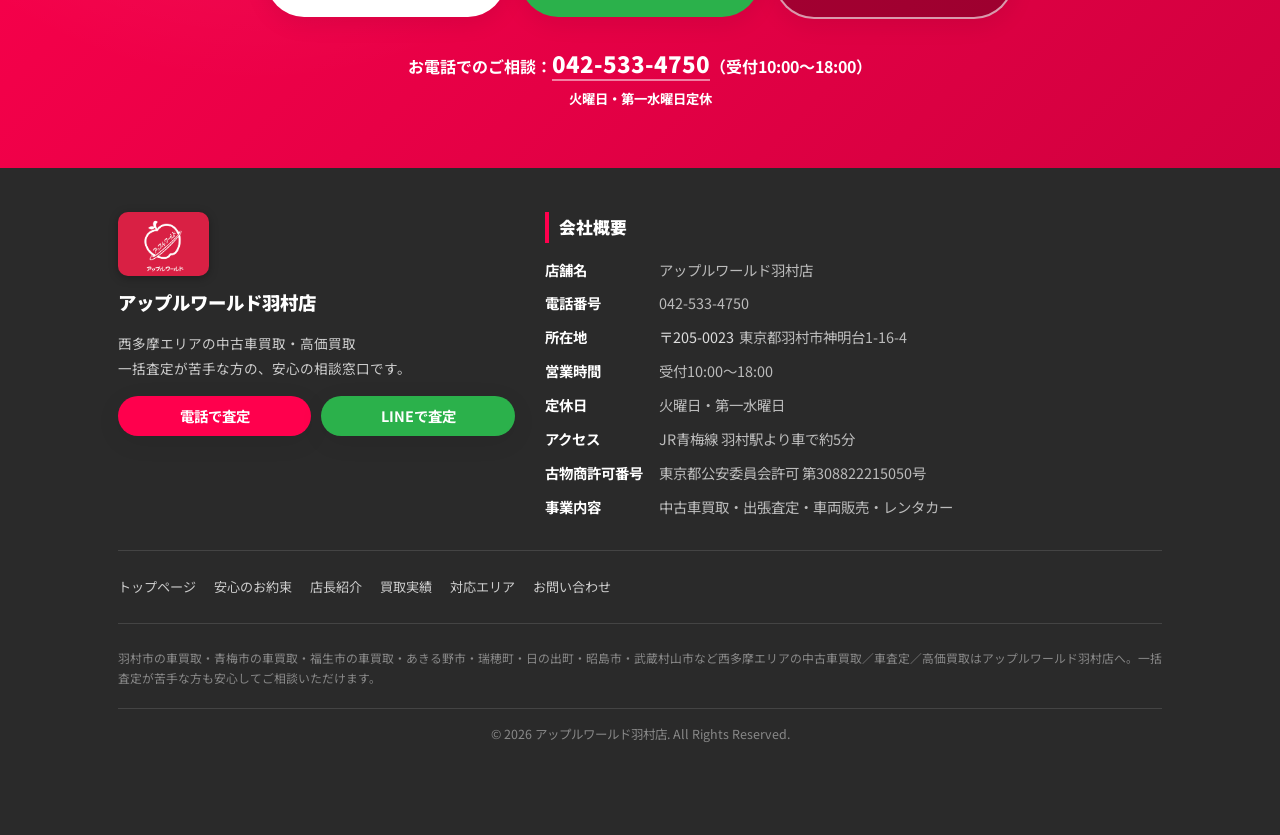
<file: fussa.html>
<!DOCTYPE html>
<html lang="ja">
<head>
<meta charset="UTF-8">
<meta name="viewport" content="width=device-width, initial-scale=1.0">
<meta name="format-detection" content="telephone=no">
<meta name="theme-color" content="#ff004d">
<title>福生市の車買取ならアップルワールド羽村店｜無料査定・高価買取</title>
<meta name="description" content="福生市の車買取ならアップルワールド羽村店。福生市全域に無料査定対応。強引な営業なし・契約後の減額なし・出張無料で初めての方も安心です。">
<meta name="keywords" content="福生市 車買取,福生市 車査定,福生市 高価買取,中古車買取 福生市,アップルワールド羽村店">
<meta name="robots" content="index,follow">
<link rel="apple-touch-icon" sizes="180x180" href="/assets/favicon/apple-touch-icon.png">
<link rel="icon" type="image/png" sizes="32x32" href="/assets/favicon/favicon-32x32.png">
<link rel="icon" type="image/png" sizes="16x16" href="/assets/favicon/favicon-16x16.png">
<link rel="icon" href="/favicon.ico">
<link rel="manifest" href="/assets/favicon/site.webmanifest">
<link rel="canonical" href="https://www.example.com/fussa.html">
<meta property="og:type" content="article">
<meta property="og:url" content="https://www.example.com/fussa.html">
<meta property="og:title" content="福生市の車買取ならアップルワールド羽村店">
<meta property="og:description" content="福生市の車買取ならアップルワールド羽村店。福生市全域に無料査定対応。強引な営業なし・契約後の減額なし・出張無料で初めての方も安心です。">
<meta property="og:image" content="https://www.example.com/assets/img/ogp.jpg">
<meta property="og:locale" content="ja_JP">
<meta property="og:site_name" content="アップルワールド羽村店">
<link rel="preconnect" href="https://fonts.googleapis.com">
<link rel="preconnect" href="https://fonts.gstatic.com" crossorigin>
<link rel="preload" as="style" href="https://fonts.googleapis.com/css2?family=Noto+Sans+JP:wght@400;500;700;900&display=swap" onload="this.onload=null;this.rel='stylesheet'">
<noscript><link rel="stylesheet" href="https://fonts.googleapis.com/css2?family=Noto+Sans+JP:wght@400;500;700;900&display=swap"></noscript>
<link rel="stylesheet" href="assets/css/style.css?v=202607070729">
<script type="application/ld+json">
{
  "@context": "https://schema.org",
  "@type": ["LocalBusiness", "AutoDealer"],
  "name": "アップルワールド羽村店",
  "image": "https://www.example.com/assets/img/ogp.jpg",
  "url": "https://www.example.com/fussa.html",
  "telephone": "042-533-4750",
  "description": "福生市の車買取ならアップルワールド羽村店。福生市全域に無料査定対応。強引な営業なし・契約後の減額なし・出張無料で初めての方も安心です。",
  "areaServed": "福生市",
  "address": {"@type":"PostalAddress","streetAddress":"神明台1-16-4","addressLocality":"羽村市","addressRegion":"東京都","postalCode":"205-0023","addressCountry":"JP"},
  "openingHoursSpecification":[{"@type":"OpeningHoursSpecification","dayOfWeek":["Monday","Wednesday","Thursday","Friday","Saturday","Sunday"],"opens":"10:00","closes":"18:00"}]
}
</script>
</head>
<body>
<header class="header" id="header">
  <div class="header__inner">
    <a href="index.html" class="header__logo">
      <img src="assets/images/logo.png" alt="アップルワールド羽村店" class="header__logo-img" width="120" height="84">
      <span class="header__logo-text">
        <span class="header__logo-main">アップルワールド羽村店</span>
        <span class="header__logo-sub">西多摩の中古車買取</span>
      </span>
    </a>
    <nav class="header__nav" aria-label="メインメニュー">
      <a href="index.html#promise">安心のお約束</a>
      <a href="index.html#manager">店長紹介</a>
      <a href="index.html#results">買取実績</a>
      <a href="index.html#faq">よくある質問</a>
      <a href="index.html#area">対応エリア</a>
    </nav>
    <a href="tel:0425334750" class="header__tel">
      <span class="header__tel-label">▼ 無料査定・ご相談はお電話で</span>
      <span class="header__tel-num">
        <svg class="header__tel-ico" viewBox="0 0 24 24" width="20" height="20" aria-hidden="true"><path fill="currentColor" d="M6.6 10.8a15.6 15.6 0 006.6 6.6l2.2-2.2c.3-.3.7-.4 1-.2 1.1.4 2.4.6 3.6.6.6 0 1 .4 1 1V20c0 .6-.4 1-1 1A17 17 0 013 4c0-.6.4-1 1-1h3.5c.6 0 1 .4 1 1 0 1.3.2 2.5.6 3.6.1.4 0 .8-.3 1z"/></svg>
        042-533-4750
      </span>
      <span class="header__tel-hours">受付10:00〜18:00／火曜日・第一水曜日定休</span>
    </a>
  </div>
</header>
<main>
<section class="hero" id="hero">
  <div class="hero__bg" aria-hidden="true"></div>
  <div class="hero__inner">
    <div class="hero__copy">
      <p class="hero__badge">福生市対応｜西多摩エリアの中古車買取</p>
      <h1 class="hero__title"><span class="hero__title-lead">福生市の車買取なら</span><span class="hero__title-main">アップルワールド羽村店</span></h1>
      <p class="hero__sub">一括査定が苦手な方へ。<br><strong>福生市全域に無料出張査定</strong>でお伺いします。</p>
      <ul class="hero__points">
        <li>しつこい電話<br>ラッシュなし</li>
        <li>強引な営業<br>一切なし</li>
        <li>買取後の<br>減額なし</li>
      </ul>
      <div class="hero__cta">
        <a href="tel:0425334750" class="btn btn--tel"><span class="btn__txt"><small>無料</small>電話で査定</span></a>
        <a href="https://lin.ee/SWjsV1v" target="_blank" rel="noopener" class="btn btn--line"><span class="btn__txt"><small>かんたん</small>LINEで査定</span></a>
      </div>
      <p class="hero__note">査定・ご相談はすべて無料。「査定だけ」「相談だけ」も大歓迎です。</p>
    </div>
  </div>
  <div class="hero__area">
    <span class="hero__area-label">対応エリア</span>
    <ul class="hero__area-list"><li>羽村市</li><li>青梅市</li><li>福生市</li><li>あきる野市</li><li>瑞穂町</li><li>日の出町</li><li>昭島市</li><li>武蔵村山市</li></ul>
  </div>
</section>

<section class="section">
  <div class="container">
    <header class="section__head">
      <p class="section__en">AREA GUIDE</p>
      <h2 class="section__title">福生市の<br class="sp-only">車買取について</h2>
    </header>
    <div class="region-intro">
      <p class="region-lead">福生市で車買取をご検討の方へ。</p>
      <p>アップルワールド羽村店は<strong>福生市全域</strong>の無料査定に対応しています。羽村店から近く、福生市内ならスピーディーに出張査定へお伺いできます。</p>
      <p>「強引な営業が苦手」「査定額を後から下げられないか不安」という方にこそ。<strong>減額なし・即日振込・出張無料</strong>で、初めての売却でも安心です。</p>
      <p>軽自動車から輸入車まで幅広く対応。まずはお電話・LINEでお気軽にご相談ください。</p>
    </div>
  </div>
</section>

<section class="promise section section--gray">
  <div class="container">
    <header class="section__head">
      <p class="section__en">PROMISE</p>
      <h2 class="section__title">福生市のお客様への<br class="sp-only">4つのお約束</h2>
    </header>
    <ul class="promise__list">
      <li class="promise__card"><span class="promise__no">01</span><h3 class="promise__title">強引な営業なし</h3><p>「今決めてください」とは言いません。ご納得いただけるまでゆっくりお考えいただけます。</p></li>
      <li class="promise__card promise__card--featured"><span class="promise__ribbon">いちばん安心</span><span class="promise__no">02</span><h3 class="promise__title">買取後の減額なし</h3><p>提示した金額が買取金額です。契約後に金額が下がることは一切ありません。</p></li>
      <li class="promise__card"><span class="promise__no">03</span><h3 class="promise__title">即日振込対応</h3><p>条件が整えば最短即日でお振込み。「本当に振り込まれるの？」のご不安に応えます。</p></li>
      <li class="promise__card"><span class="promise__no">04</span><h3 class="promise__title">出張査定無料</h3><p>福生市全域へ店長がお伺いします。査定も出張費も完全無料です。</p></li>
    </ul>
  </div>
</section>

<section class="guarantee section">
  <div class="container">
    <header class="section__head section__head--light">
      <p class="section__en">GUARANTEE</p>
      <h2 class="section__title">最低買取保証</h2>
      <p class="section__desc">福生市でも、どんなお車でもまずはこの金額からお約束します</p>
    </header>
    <div class="guarantee__cards">
      <div class="guarantee__card"><p class="guarantee__type">軽自動車</p><p class="guarantee__price"><span class="guarantee__num">15,000</span><span class="guarantee__unit">円</span></p><p class="guarantee__plus">以上 保証</p></div>
      <div class="guarantee__card"><p class="guarantee__type">普通車</p><p class="guarantee__price"><span class="guarantee__num">30,000</span><span class="guarantee__unit">円</span></p><p class="guarantee__plus">以上 保証</p></div>
    </div>
  </div>
</section>

<section class="section section--gray">
  <div class="container">
    <header class="section__head">
      <p class="section__en">RELATED AREA</p>
      <h2 class="section__title">関連エリアの車買取</h2>
      <p class="section__desc">近隣エリアの車買取ページもご覧いただけます</p>
    </header>
    <div class="arealinks">
      <a class="arealink" href="hamura.html">羽村市の車買取はこちら</a>
      <a class="arealink" href="akishima.html">昭島市の車買取はこちら</a>
      <a class="arealink" href="mizuho.html">瑞穂町の車買取はこちら</a>
    </div>
    <p style="text-align:center;margin-top:18px"><a href="index.html#area" class="arealink" style="display:inline-flex;border-left-color:#888">対応エリア一覧・地図を見る</a></p>
  </div>
</section>

<section class="cta-final" id="contact">
  <div class="container">
    <p class="cta-final__lead">福生市の中古車買取・車査定なら</p>
    <h2 class="cta-final__title">車を売るなら、<br>まずはお気軽に<br class="sp-only">ご相談ください</h2>
    <p class="cta-final__desc">しつこい電話・強引な営業は一切ありません。<br>「査定だけ」「相談だけ」も大歓迎です。</p>
    <div class="cta-final__guarantee">
      <span class="cta-final__guarantee-head">最低買取保証</span>
      <span class="cta-final__guarantee-item">軽自動車 <strong>15,000円</strong>以上</span>
      <span class="cta-final__guarantee-item">普通車 <strong>30,000円</strong>以上</span>
    </div>
    <div class="cta-final__btns">
      <a href="tel:0425334750" class="btn btn--tel btn--lg"><span class="btn__txt"><small>無料</small>電話で査定</span></a>
        <a href="https://lin.ee/SWjsV1v" target="_blank" rel="noopener" class="btn btn--line btn--lg"><span class="btn__txt"><small>かんたん</small>LINEで査定</span></a>
      <a href="index.html#form" class="btn btn--form btn--lg"><span class="btn__txt"><small>24時間受付</small>フォームで問合せ</span></a>
    </div>
    <p class="cta-final__tel">お電話でのご相談：<a href="tel:0425334750">042-533-4750</a>（受付10:00〜18:00）<br><small>火曜日・第一水曜日定休</small></p>
  </div>
</section>
</main>
<footer class="footer" id="footer">
  <div class="container">
    <div class="footer__grid">
      <div class="footer__brand">
        <p class="footer__logo"><img src="assets/images/logo.png" alt="アップルワールド羽村店" class="footer__logo-img" width="200" height="140"></p>
        <p class="footer__brandname">アップルワールド羽村店</p>
        <p class="footer__catch">西多摩エリアの中古車買取・高価買取<br>一括査定が苦手な方の、安心の相談窓口です。</p>
        <div class="footer__cta">
          <a href="tel:0425334750" class="btn btn--tel btn--sm">電話で査定</a>
          <a href="https://lin.ee/SWjsV1v" class="btn btn--line btn--sm" target="_blank" rel="noopener">LINEで査定</a>
        </div>
      </div>
      <div class="footer__info">
        <h3>会社概要</h3>
        <dl class="footer__dl">
          <dt>店舗名</dt><dd>アップルワールド羽村店</dd>
          <dt>電話番号</dt><dd><a href="tel:0425334750">042-533-4750</a></dd>
          <dt>所在地</dt><dd><span class="footer__zip">〒205-0023</span>東京都羽村市神明台1-16-4</dd>
          <dt>営業時間</dt><dd>受付10:00〜18:00</dd>
          <dt>定休日</dt><dd>火曜日・第一水曜日</dd>
          <dt>アクセス</dt><dd>JR青梅線 羽村駅より車で約5分</dd>
          <dt>古物商許可番号</dt><dd>東京都公安委員会許可 第308822215050号</dd>
          <dt>事業内容</dt><dd>中古車買取・出張査定・車両販売・レンタカー</dd>
        </dl>
      </div>
    </div>
    <nav class="footer__nav" aria-label="フッターメニュー">
      <a href="index.html">トップページ</a>
      <a href="index.html#promise">安心のお約束</a>
      <a href="index.html#manager">店長紹介</a>
      <a href="index.html#results">買取実績</a>
      <a href="index.html#area">対応エリア</a>
      <a href="index.html#form">お問い合わせ</a>
    </nav>
    <p class="footer__seo">羽村市の車買取・青梅市の車買取・福生市の車買取・あきる野市・瑞穂町・日の出町・昭島市・武蔵村山市など西多摩エリアの中古車買取／車査定／高価買取はアップルワールド羽村店へ。一括査定が苦手な方も安心してご相談いただけます。</p>
    <p class="footer__copy">&copy; 2026 アップルワールド羽村店. All Rights Reserved.</p>
  </div>
</footer>
<div class="floating" id="floating" aria-label="お問い合わせ">
  <a href="tel:0425334750" class="floating__btn floating__btn--tel">
    <svg viewBox="0 0 24 24" width="22" height="22" aria-hidden="true"><path fill="currentColor" d="M6.6 10.8a15.6 15.6 0 006.6 6.6l2.2-2.2c.3-.3.7-.4 1-.2 1.1.4 2.4.6 3.6.6.6 0 1 .4 1 1V20c0 .6-.4 1-1 1A17 17 0 013 4c0-.6.4-1 1-1h3.5c.6 0 1 .4 1 1 0 1.3.2 2.5.6 3.6.1.4 0 .8-.3 1z"/></svg>
  <span>電話査定</span>
  </a>
  <a href="https://lin.ee/SWjsV1v" class="floating__btn floating__btn--line" target="_blank" rel="noopener">
    <svg viewBox="0 0 24 24" width="22" height="22" aria-hidden="true"><path fill="currentColor" d="M12 3C6.5 3 2 6.6 2 11c0 3.9 3.5 7.2 8.3 7.8.3.1.7.2.8.5.1.3.1.7 0 1l-.1.8c0 .3-.2 1 .9.5 1.1-.5 5.7-3.4 7.8-5.8C21.2 14.4 22 12.8 22 11c0-4.4-4.5-8-10-8z"/></svg>
  <span>LINE査定</span>
  </a>
  <a href="index.html#form" class="floating__btn floating__btn--form">
    <svg viewBox="0 0 24 24" width="22" height="22" aria-hidden="true"><path fill="currentColor" d="M4 4h16v3H4zm0 6h16v3H4zm0 6h10v3H4z"/></svg>
  <span>フォーム</span>
  </a>
</div>
<button class="ai-fab" id="aiFab" type="button" aria-haspopup="dialog" aria-controls="aiChat" aria-label="AI査定相談を開く">
  <span class="ai-fab__emoji" aria-hidden="true">🤖</span>
  <span class="ai-fab__txt">AI査定相談</span>
</button>
<div class="ai-overlay" id="aiOverlay" hidden></div>
<section class="ai-chat" id="aiChat" role="dialog" aria-modal="true" aria-labelledby="aiChatTitle" hidden>
  <header class="ai-chat__header">
    <p class="ai-chat__title" id="aiChatTitle"><span class="ai-chat__ava" aria-hidden="true">🤖</span>AI無料査定相談</p>
    <button class="ai-chat__close" id="aiClose" type="button" aria-label="閉じる">×</button>
  </header>
  <div class="ai-chat__progress" id="aiProgress" hidden><span class="ai-chat__progress-bar" id="aiProgressBar"></span></div>
  <div class="ai-chat__body" id="aiBody" aria-live="polite"></div>
  <div class="ai-chat__inputarea" id="aiInputArea"></div>
</section>
<div class="ai-admin" id="aiAdmin" hidden>
  <div class="ai-admin__box">
    <p class="ai-admin__title">AI査定相談｜保存データ</p>
    <p class="ai-admin__count" id="aiAdminCount">0 件</p>
    <div class="ai-admin__btns">
      <button type="button" id="aiAdminCsv" class="ai-admin__btn ai-admin__btn--main">CSVダウンロード</button>
      <button type="button" id="aiAdminClear" class="ai-admin__btn">データ全削除</button>
      <button type="button" id="aiAdminClose" class="ai-admin__btn">閉じる</button>
    </div>
    <p class="ai-admin__note">※ データはこの端末のブラウザ内（localStorage）に保存されます。</p>
  </div>
</div>
<script src="assets/js/main.js?v=202607070729" defer></script>
</body>
</html>
</file>
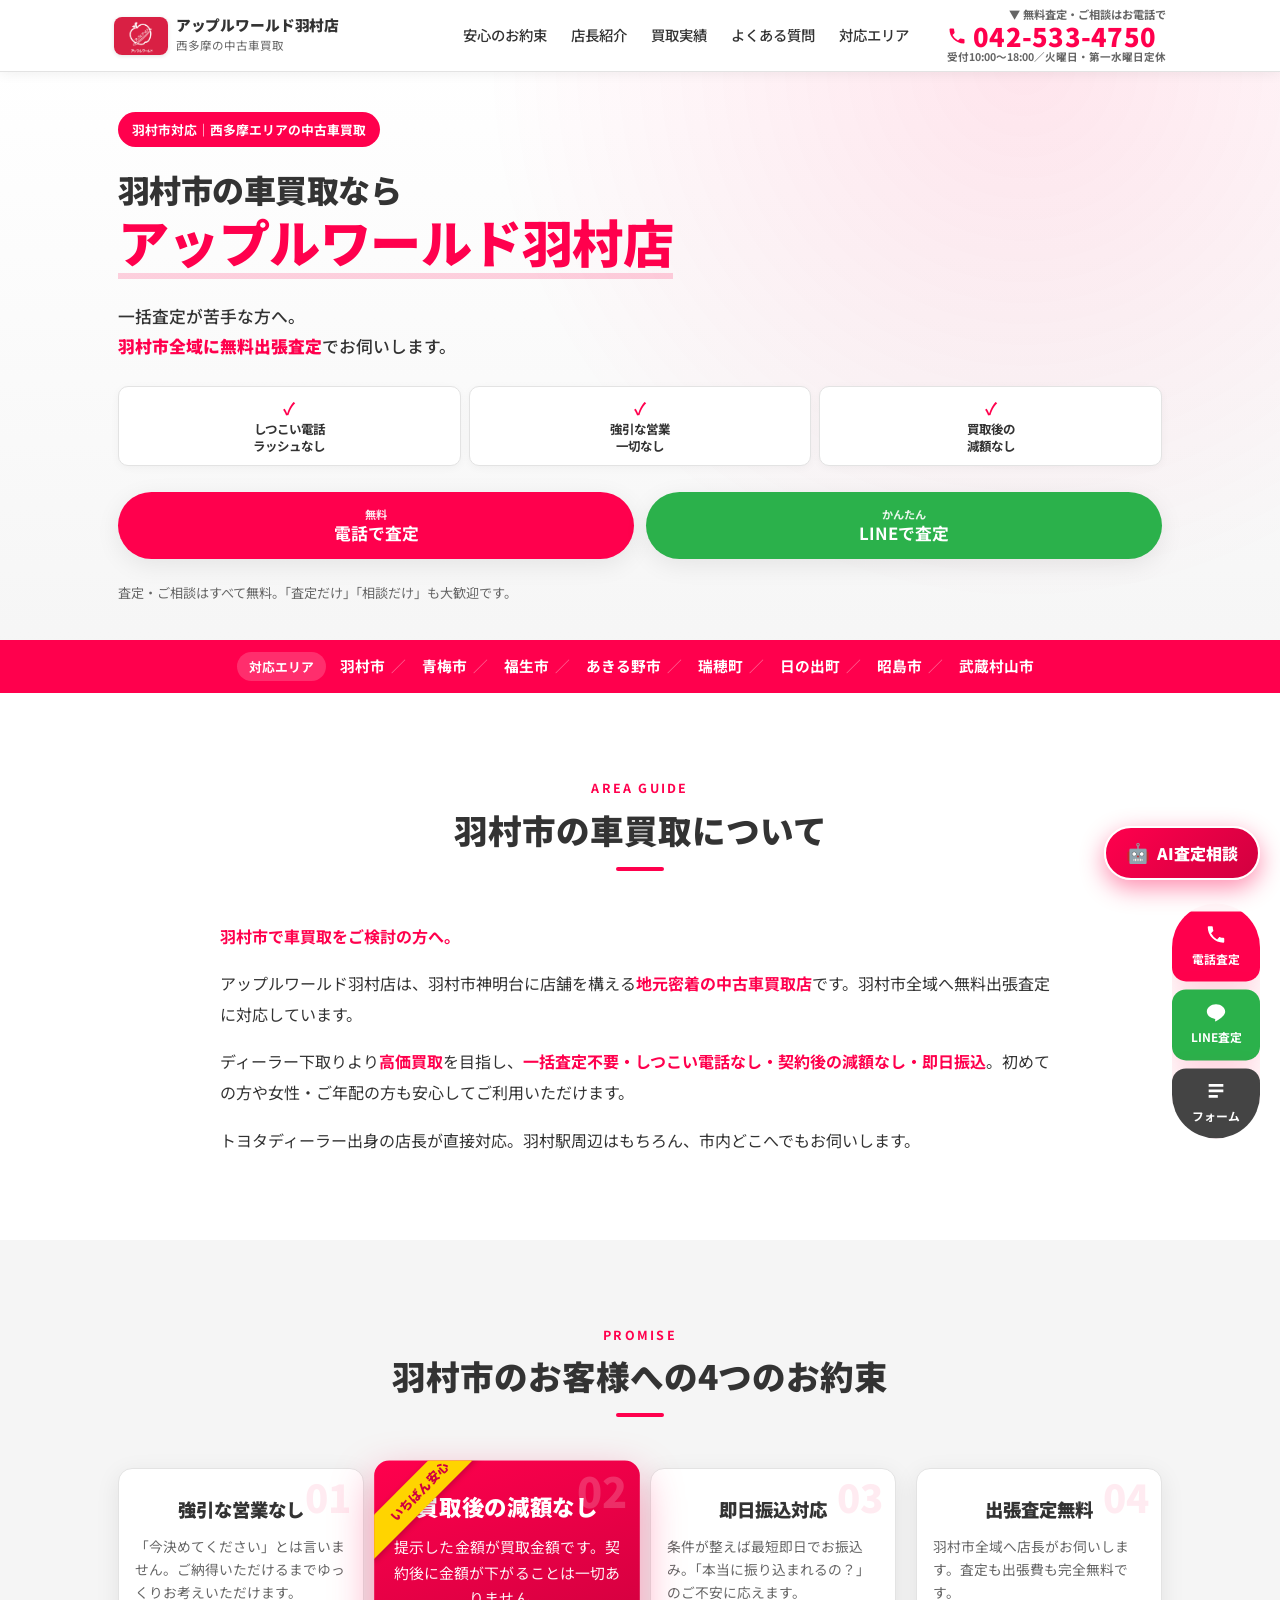
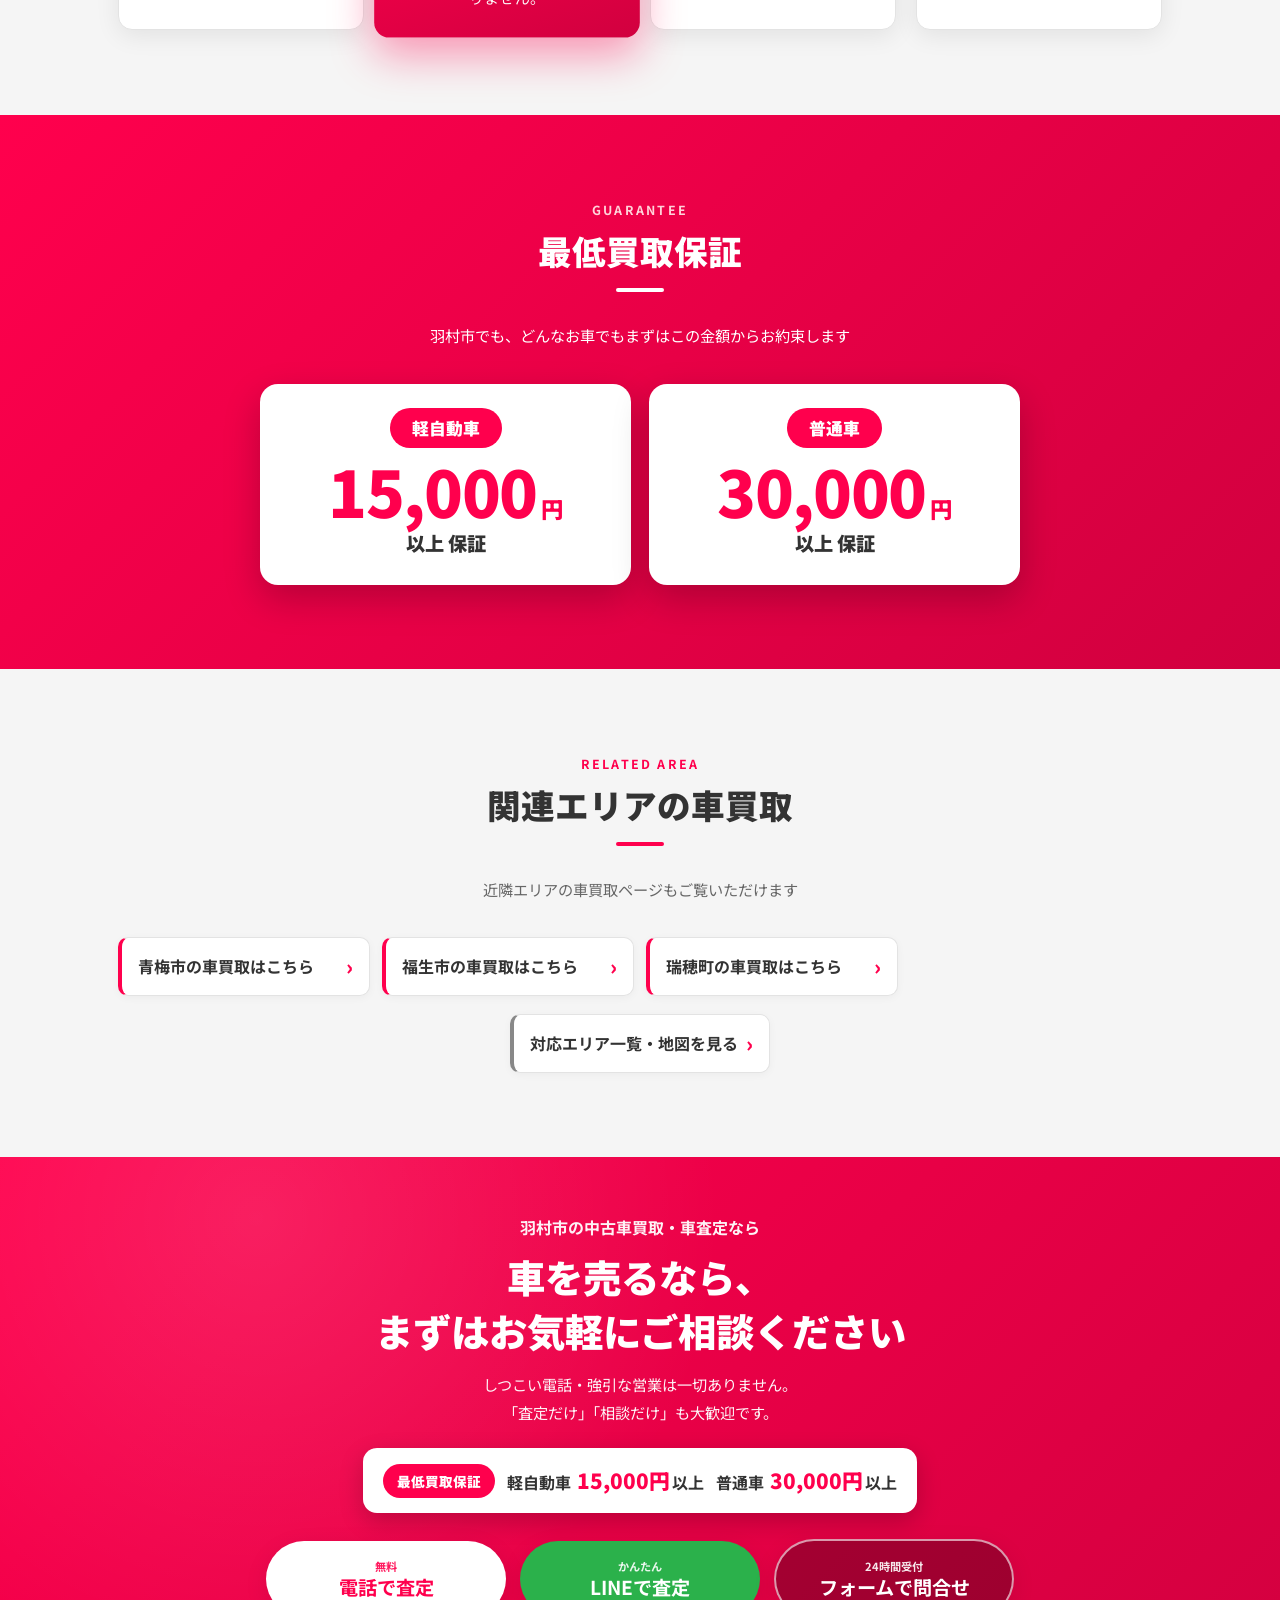
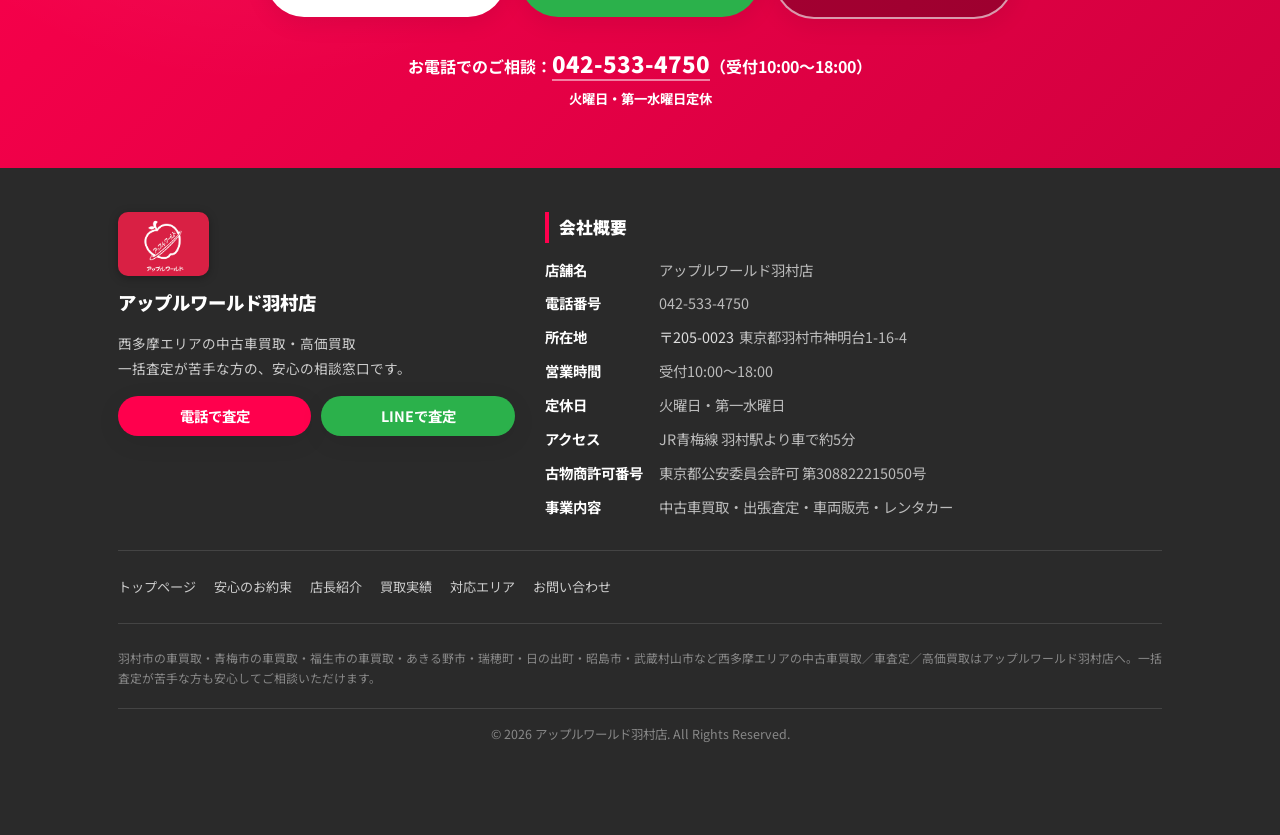
<file: hamura.html>
<!DOCTYPE html>
<html lang="ja">
<head>
<meta charset="UTF-8">
<meta name="viewport" content="width=device-width, initial-scale=1.0">
<meta name="format-detection" content="telephone=no">
<meta name="theme-color" content="#ff004d">
<title>羽村市の車買取ならアップルワールド羽村店｜無料査定・高価買取</title>
<meta name="description" content="羽村市で車買取ならアップルワールド羽村店へ。羽村市全域に無料出張査定対応。一括査定不要・減額なし・即日振込・ディーラー下取りより高価買取を目指します。">
<meta name="keywords" content="羽村市 車買取,羽村市 車査定,羽村市 高価買取,中古車買取 羽村市,アップルワールド羽村店">
<meta name="robots" content="index,follow">
<link rel="apple-touch-icon" sizes="180x180" href="/assets/favicon/apple-touch-icon.png">
<link rel="icon" type="image/png" sizes="32x32" href="/assets/favicon/favicon-32x32.png">
<link rel="icon" type="image/png" sizes="16x16" href="/assets/favicon/favicon-16x16.png">
<link rel="icon" href="/favicon.ico">
<link rel="manifest" href="/assets/favicon/site.webmanifest">
<link rel="canonical" href="https://www.example.com/hamura.html">
<meta property="og:type" content="article">
<meta property="og:url" content="https://www.example.com/hamura.html">
<meta property="og:title" content="羽村市の車買取ならアップルワールド羽村店">
<meta property="og:description" content="羽村市で車買取ならアップルワールド羽村店へ。羽村市全域に無料出張査定対応。一括査定不要・減額なし・即日振込・ディーラー下取りより高価買取を目指します。">
<meta property="og:image" content="https://www.example.com/assets/img/ogp.jpg">
<meta property="og:locale" content="ja_JP">
<meta property="og:site_name" content="アップルワールド羽村店">
<link rel="preconnect" href="https://fonts.googleapis.com">
<link rel="preconnect" href="https://fonts.gstatic.com" crossorigin>
<link rel="preload" as="style" href="https://fonts.googleapis.com/css2?family=Noto+Sans+JP:wght@400;500;700;900&display=swap" onload="this.onload=null;this.rel='stylesheet'">
<noscript><link rel="stylesheet" href="https://fonts.googleapis.com/css2?family=Noto+Sans+JP:wght@400;500;700;900&display=swap"></noscript>
<link rel="stylesheet" href="assets/css/style.css?v=202607070729">
<script type="application/ld+json">
{
  "@context": "https://schema.org",
  "@type": ["LocalBusiness", "AutoDealer"],
  "name": "アップルワールド羽村店",
  "image": "https://www.example.com/assets/img/ogp.jpg",
  "url": "https://www.example.com/hamura.html",
  "telephone": "042-533-4750",
  "description": "羽村市で車買取ならアップルワールド羽村店へ。羽村市全域に無料出張査定対応。一括査定不要・減額なし・即日振込・ディーラー下取りより高価買取を目指します。",
  "areaServed": "羽村市",
  "address": {"@type":"PostalAddress","streetAddress":"神明台1-16-4","addressLocality":"羽村市","addressRegion":"東京都","postalCode":"205-0023","addressCountry":"JP"},
  "openingHoursSpecification":[{"@type":"OpeningHoursSpecification","dayOfWeek":["Monday","Wednesday","Thursday","Friday","Saturday","Sunday"],"opens":"10:00","closes":"18:00"}]
}
</script>
</head>
<body>
<header class="header" id="header">
  <div class="header__inner">
    <a href="index.html" class="header__logo">
      <img src="assets/images/logo.png" alt="アップルワールド羽村店" class="header__logo-img" width="120" height="84">
      <span class="header__logo-text">
        <span class="header__logo-main">アップルワールド羽村店</span>
        <span class="header__logo-sub">西多摩の中古車買取</span>
      </span>
    </a>
    <nav class="header__nav" aria-label="メインメニュー">
      <a href="index.html#promise">安心のお約束</a>
      <a href="index.html#manager">店長紹介</a>
      <a href="index.html#results">買取実績</a>
      <a href="index.html#faq">よくある質問</a>
      <a href="index.html#area">対応エリア</a>
    </nav>
    <a href="tel:0425334750" class="header__tel">
      <span class="header__tel-label">▼ 無料査定・ご相談はお電話で</span>
      <span class="header__tel-num">
        <svg class="header__tel-ico" viewBox="0 0 24 24" width="20" height="20" aria-hidden="true"><path fill="currentColor" d="M6.6 10.8a15.6 15.6 0 006.6 6.6l2.2-2.2c.3-.3.7-.4 1-.2 1.1.4 2.4.6 3.6.6.6 0 1 .4 1 1V20c0 .6-.4 1-1 1A17 17 0 013 4c0-.6.4-1 1-1h3.5c.6 0 1 .4 1 1 0 1.3.2 2.5.6 3.6.1.4 0 .8-.3 1z"/></svg>
        042-533-4750
      </span>
      <span class="header__tel-hours">受付10:00〜18:00／火曜日・第一水曜日定休</span>
    </a>
  </div>
</header>
<main>
<section class="hero" id="hero">
  <div class="hero__bg" aria-hidden="true"></div>
  <div class="hero__inner">
    <div class="hero__copy">
      <p class="hero__badge">羽村市対応｜西多摩エリアの中古車買取</p>
      <h1 class="hero__title"><span class="hero__title-lead">羽村市の車買取なら</span><span class="hero__title-main">アップルワールド羽村店</span></h1>
      <p class="hero__sub">一括査定が苦手な方へ。<br><strong>羽村市全域に無料出張査定</strong>でお伺いします。</p>
      <ul class="hero__points">
        <li>しつこい電話<br>ラッシュなし</li>
        <li>強引な営業<br>一切なし</li>
        <li>買取後の<br>減額なし</li>
      </ul>
      <div class="hero__cta">
        <a href="tel:0425334750" class="btn btn--tel"><span class="btn__txt"><small>無料</small>電話で査定</span></a>
        <a href="https://lin.ee/SWjsV1v" target="_blank" rel="noopener" class="btn btn--line"><span class="btn__txt"><small>かんたん</small>LINEで査定</span></a>
      </div>
      <p class="hero__note">査定・ご相談はすべて無料。「査定だけ」「相談だけ」も大歓迎です。</p>
    </div>
  </div>
  <div class="hero__area">
    <span class="hero__area-label">対応エリア</span>
    <ul class="hero__area-list"><li>羽村市</li><li>青梅市</li><li>福生市</li><li>あきる野市</li><li>瑞穂町</li><li>日の出町</li><li>昭島市</li><li>武蔵村山市</li></ul>
  </div>
</section>

<section class="section">
  <div class="container">
    <header class="section__head">
      <p class="section__en">AREA GUIDE</p>
      <h2 class="section__title">羽村市の<br class="sp-only">車買取について</h2>
    </header>
    <div class="region-intro">
      <p class="region-lead">羽村市で車買取をご検討の方へ。</p>
      <p>アップルワールド羽村店は、羽村市神明台に店舗を構える<strong>地元密着の中古車買取店</strong>です。羽村市全域へ無料出張査定に対応しています。</p>
      <p>ディーラー下取りより<strong>高価買取</strong>を目指し、<strong>一括査定不要・しつこい電話なし・契約後の減額なし・即日振込</strong>。初めての方や女性・ご年配の方も安心してご利用いただけます。</p>
      <p>トヨタディーラー出身の店長が直接対応。羽村駅周辺はもちろん、市内どこへでもお伺いします。</p>
    </div>
  </div>
</section>

<section class="promise section section--gray">
  <div class="container">
    <header class="section__head">
      <p class="section__en">PROMISE</p>
      <h2 class="section__title">羽村市のお客様への<br class="sp-only">4つのお約束</h2>
    </header>
    <ul class="promise__list">
      <li class="promise__card"><span class="promise__no">01</span><h3 class="promise__title">強引な営業なし</h3><p>「今決めてください」とは言いません。ご納得いただけるまでゆっくりお考えいただけます。</p></li>
      <li class="promise__card promise__card--featured"><span class="promise__ribbon">いちばん安心</span><span class="promise__no">02</span><h3 class="promise__title">買取後の減額なし</h3><p>提示した金額が買取金額です。契約後に金額が下がることは一切ありません。</p></li>
      <li class="promise__card"><span class="promise__no">03</span><h3 class="promise__title">即日振込対応</h3><p>条件が整えば最短即日でお振込み。「本当に振り込まれるの？」のご不安に応えます。</p></li>
      <li class="promise__card"><span class="promise__no">04</span><h3 class="promise__title">出張査定無料</h3><p>羽村市全域へ店長がお伺いします。査定も出張費も完全無料です。</p></li>
    </ul>
  </div>
</section>

<section class="guarantee section">
  <div class="container">
    <header class="section__head section__head--light">
      <p class="section__en">GUARANTEE</p>
      <h2 class="section__title">最低買取保証</h2>
      <p class="section__desc">羽村市でも、どんなお車でもまずはこの金額からお約束します</p>
    </header>
    <div class="guarantee__cards">
      <div class="guarantee__card"><p class="guarantee__type">軽自動車</p><p class="guarantee__price"><span class="guarantee__num">15,000</span><span class="guarantee__unit">円</span></p><p class="guarantee__plus">以上 保証</p></div>
      <div class="guarantee__card"><p class="guarantee__type">普通車</p><p class="guarantee__price"><span class="guarantee__num">30,000</span><span class="guarantee__unit">円</span></p><p class="guarantee__plus">以上 保証</p></div>
    </div>
  </div>
</section>

<section class="section section--gray">
  <div class="container">
    <header class="section__head">
      <p class="section__en">RELATED AREA</p>
      <h2 class="section__title">関連エリアの車買取</h2>
      <p class="section__desc">近隣エリアの車買取ページもご覧いただけます</p>
    </header>
    <div class="arealinks">
      <a class="arealink" href="ome.html">青梅市の車買取はこちら</a>
      <a class="arealink" href="fussa.html">福生市の車買取はこちら</a>
      <a class="arealink" href="mizuho.html">瑞穂町の車買取はこちら</a>
    </div>
    <p style="text-align:center;margin-top:18px"><a href="index.html#area" class="arealink" style="display:inline-flex;border-left-color:#888">対応エリア一覧・地図を見る</a></p>
  </div>
</section>

<section class="cta-final" id="contact">
  <div class="container">
    <p class="cta-final__lead">羽村市の中古車買取・車査定なら</p>
    <h2 class="cta-final__title">車を売るなら、<br>まずはお気軽に<br class="sp-only">ご相談ください</h2>
    <p class="cta-final__desc">しつこい電話・強引な営業は一切ありません。<br>「査定だけ」「相談だけ」も大歓迎です。</p>
    <div class="cta-final__guarantee">
      <span class="cta-final__guarantee-head">最低買取保証</span>
      <span class="cta-final__guarantee-item">軽自動車 <strong>15,000円</strong>以上</span>
      <span class="cta-final__guarantee-item">普通車 <strong>30,000円</strong>以上</span>
    </div>
    <div class="cta-final__btns">
      <a href="tel:0425334750" class="btn btn--tel btn--lg"><span class="btn__txt"><small>無料</small>電話で査定</span></a>
        <a href="https://lin.ee/SWjsV1v" target="_blank" rel="noopener" class="btn btn--line btn--lg"><span class="btn__txt"><small>かんたん</small>LINEで査定</span></a>
      <a href="index.html#form" class="btn btn--form btn--lg"><span class="btn__txt"><small>24時間受付</small>フォームで問合せ</span></a>
    </div>
    <p class="cta-final__tel">お電話でのご相談：<a href="tel:0425334750">042-533-4750</a>（受付10:00〜18:00）<br><small>火曜日・第一水曜日定休</small></p>
  </div>
</section>
</main>
<footer class="footer" id="footer">
  <div class="container">
    <div class="footer__grid">
      <div class="footer__brand">
        <p class="footer__logo"><img src="assets/images/logo.png" alt="アップルワールド羽村店" class="footer__logo-img" width="200" height="140"></p>
        <p class="footer__brandname">アップルワールド羽村店</p>
        <p class="footer__catch">西多摩エリアの中古車買取・高価買取<br>一括査定が苦手な方の、安心の相談窓口です。</p>
        <div class="footer__cta">
          <a href="tel:0425334750" class="btn btn--tel btn--sm">電話で査定</a>
          <a href="https://lin.ee/SWjsV1v" class="btn btn--line btn--sm" target="_blank" rel="noopener">LINEで査定</a>
        </div>
      </div>
      <div class="footer__info">
        <h3>会社概要</h3>
        <dl class="footer__dl">
          <dt>店舗名</dt><dd>アップルワールド羽村店</dd>
          <dt>電話番号</dt><dd><a href="tel:0425334750">042-533-4750</a></dd>
          <dt>所在地</dt><dd><span class="footer__zip">〒205-0023</span>東京都羽村市神明台1-16-4</dd>
          <dt>営業時間</dt><dd>受付10:00〜18:00</dd>
          <dt>定休日</dt><dd>火曜日・第一水曜日</dd>
          <dt>アクセス</dt><dd>JR青梅線 羽村駅より車で約5分</dd>
          <dt>古物商許可番号</dt><dd>東京都公安委員会許可 第308822215050号</dd>
          <dt>事業内容</dt><dd>中古車買取・出張査定・車両販売・レンタカー</dd>
        </dl>
      </div>
    </div>
    <nav class="footer__nav" aria-label="フッターメニュー">
      <a href="index.html">トップページ</a>
      <a href="index.html#promise">安心のお約束</a>
      <a href="index.html#manager">店長紹介</a>
      <a href="index.html#results">買取実績</a>
      <a href="index.html#area">対応エリア</a>
      <a href="index.html#form">お問い合わせ</a>
    </nav>
    <p class="footer__seo">羽村市の車買取・青梅市の車買取・福生市の車買取・あきる野市・瑞穂町・日の出町・昭島市・武蔵村山市など西多摩エリアの中古車買取／車査定／高価買取はアップルワールド羽村店へ。一括査定が苦手な方も安心してご相談いただけます。</p>
    <p class="footer__copy">&copy; 2026 アップルワールド羽村店. All Rights Reserved.</p>
  </div>
</footer>
<div class="floating" id="floating" aria-label="お問い合わせ">
  <a href="tel:0425334750" class="floating__btn floating__btn--tel">
    <svg viewBox="0 0 24 24" width="22" height="22" aria-hidden="true"><path fill="currentColor" d="M6.6 10.8a15.6 15.6 0 006.6 6.6l2.2-2.2c.3-.3.7-.4 1-.2 1.1.4 2.4.6 3.6.6.6 0 1 .4 1 1V20c0 .6-.4 1-1 1A17 17 0 013 4c0-.6.4-1 1-1h3.5c.6 0 1 .4 1 1 0 1.3.2 2.5.6 3.6.1.4 0 .8-.3 1z"/></svg>
  <span>電話査定</span>
  </a>
  <a href="https://lin.ee/SWjsV1v" class="floating__btn floating__btn--line" target="_blank" rel="noopener">
    <svg viewBox="0 0 24 24" width="22" height="22" aria-hidden="true"><path fill="currentColor" d="M12 3C6.5 3 2 6.6 2 11c0 3.9 3.5 7.2 8.3 7.8.3.1.7.2.8.5.1.3.1.7 0 1l-.1.8c0 .3-.2 1 .9.5 1.1-.5 5.7-3.4 7.8-5.8C21.2 14.4 22 12.8 22 11c0-4.4-4.5-8-10-8z"/></svg>
  <span>LINE査定</span>
  </a>
  <a href="index.html#form" class="floating__btn floating__btn--form">
    <svg viewBox="0 0 24 24" width="22" height="22" aria-hidden="true"><path fill="currentColor" d="M4 4h16v3H4zm0 6h16v3H4zm0 6h10v3H4z"/></svg>
  <span>フォーム</span>
  </a>
</div>
<button class="ai-fab" id="aiFab" type="button" aria-haspopup="dialog" aria-controls="aiChat" aria-label="AI査定相談を開く">
  <span class="ai-fab__emoji" aria-hidden="true">🤖</span>
  <span class="ai-fab__txt">AI査定相談</span>
</button>
<div class="ai-overlay" id="aiOverlay" hidden></div>
<section class="ai-chat" id="aiChat" role="dialog" aria-modal="true" aria-labelledby="aiChatTitle" hidden>
  <header class="ai-chat__header">
    <p class="ai-chat__title" id="aiChatTitle"><span class="ai-chat__ava" aria-hidden="true">🤖</span>AI無料査定相談</p>
    <button class="ai-chat__close" id="aiClose" type="button" aria-label="閉じる">×</button>
  </header>
  <div class="ai-chat__progress" id="aiProgress" hidden><span class="ai-chat__progress-bar" id="aiProgressBar"></span></div>
  <div class="ai-chat__body" id="aiBody" aria-live="polite"></div>
  <div class="ai-chat__inputarea" id="aiInputArea"></div>
</section>
<div class="ai-admin" id="aiAdmin" hidden>
  <div class="ai-admin__box">
    <p class="ai-admin__title">AI査定相談｜保存データ</p>
    <p class="ai-admin__count" id="aiAdminCount">0 件</p>
    <div class="ai-admin__btns">
      <button type="button" id="aiAdminCsv" class="ai-admin__btn ai-admin__btn--main">CSVダウンロード</button>
      <button type="button" id="aiAdminClear" class="ai-admin__btn">データ全削除</button>
      <button type="button" id="aiAdminClose" class="ai-admin__btn">閉じる</button>
    </div>
    <p class="ai-admin__note">※ データはこの端末のブラウザ内（localStorage）に保存されます。</p>
  </div>
</div>
<script src="assets/js/main.js?v=202607070729" defer></script>
</body>
</html>
</file>
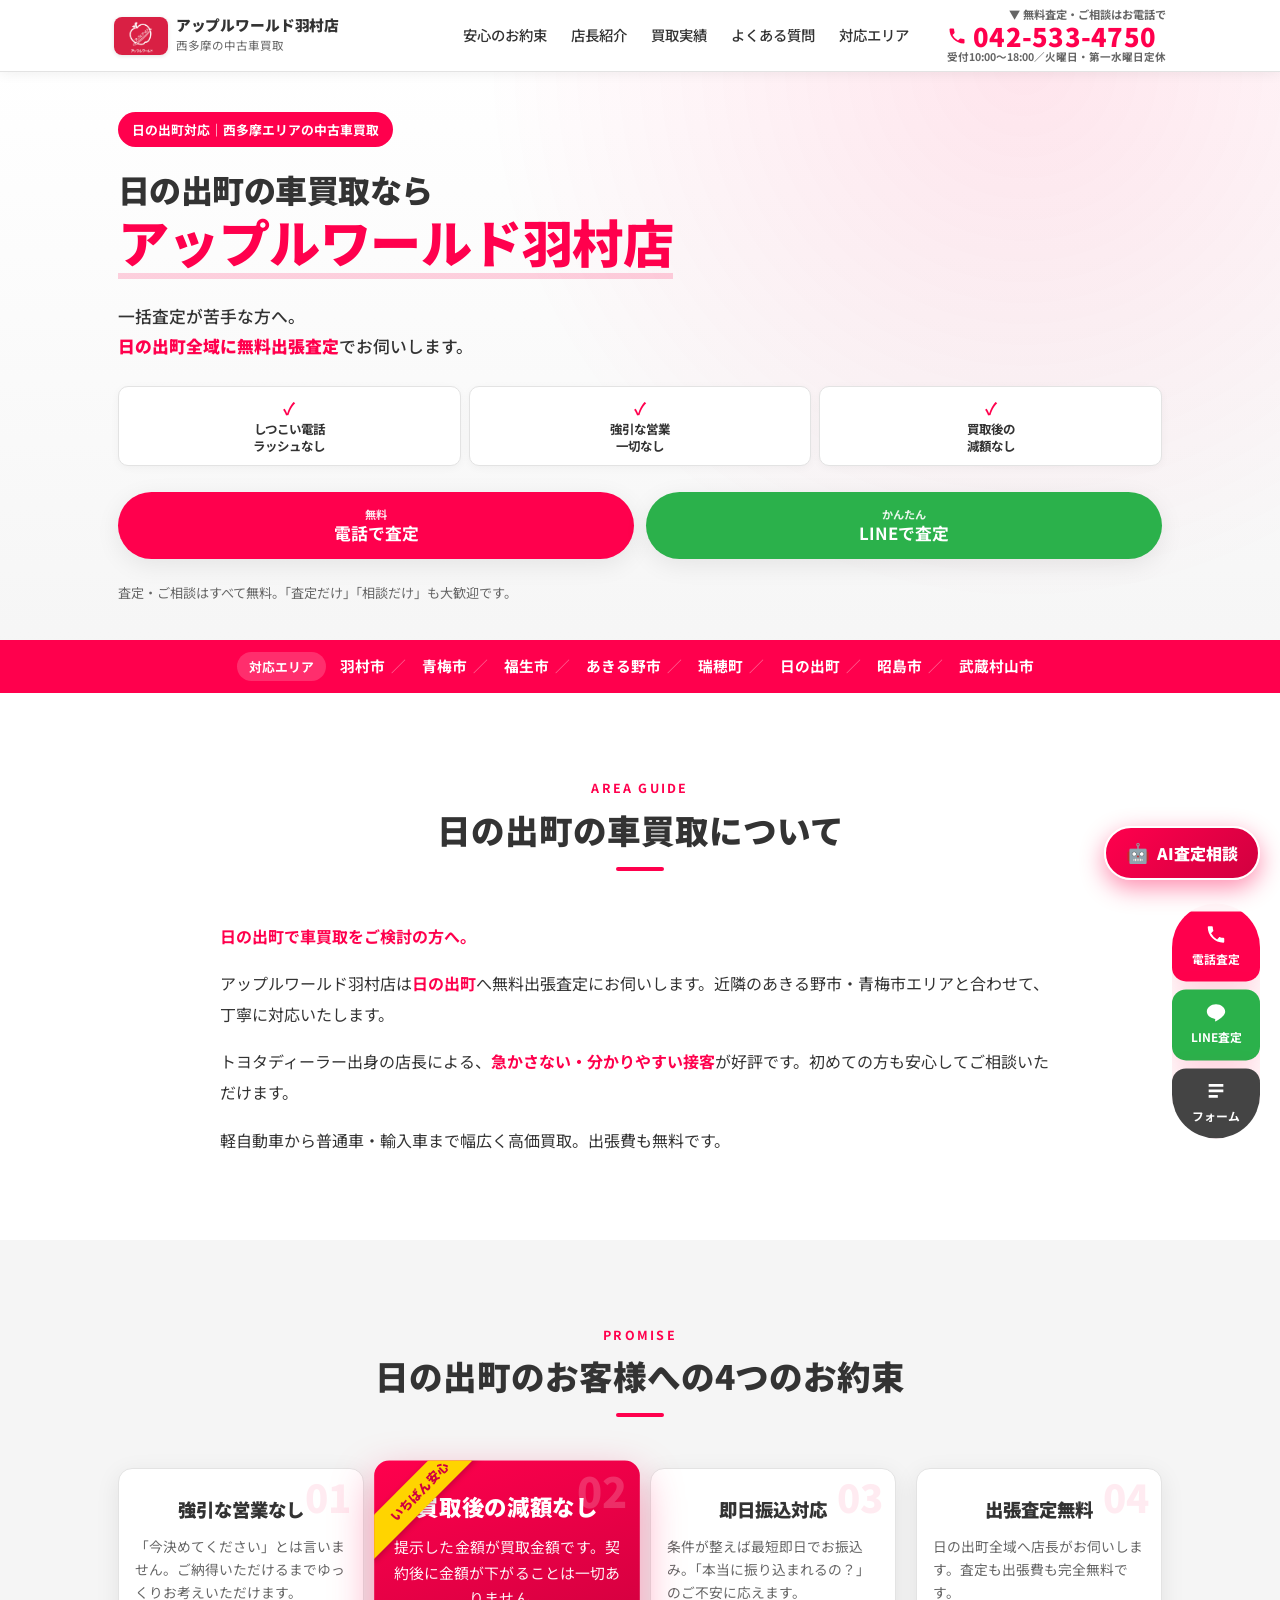
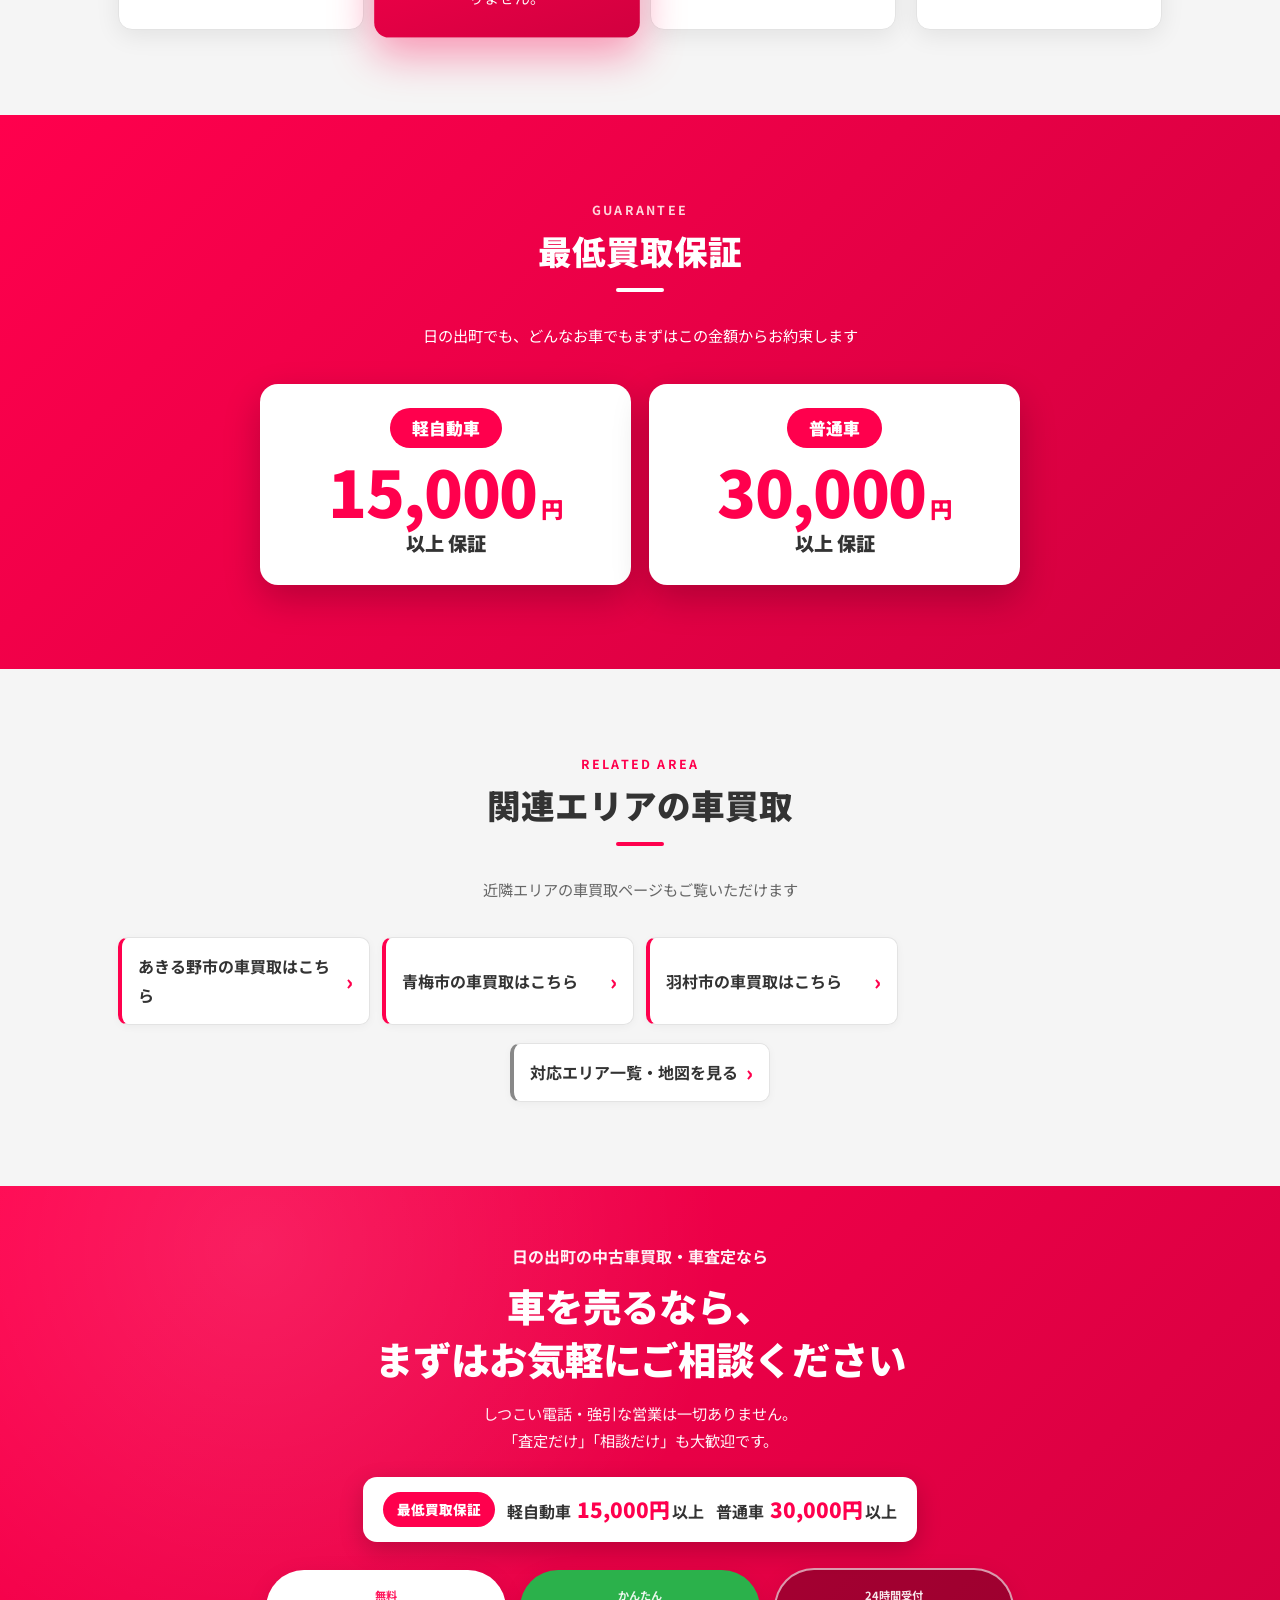
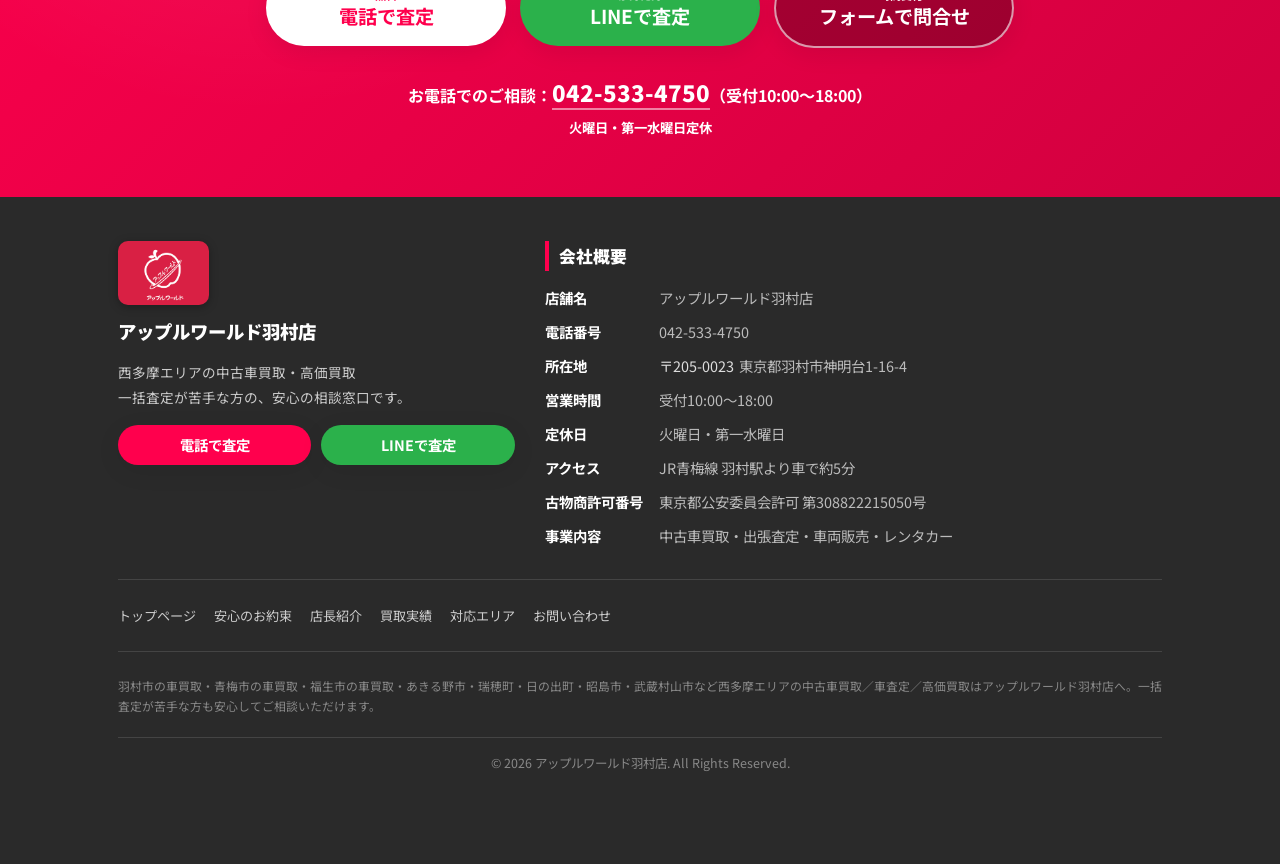
<file: hinode.html>
<!DOCTYPE html>
<html lang="ja">
<head>
<meta charset="UTF-8">
<meta name="viewport" content="width=device-width, initial-scale=1.0">
<meta name="format-detection" content="telephone=no">
<meta name="theme-color" content="#ff004d">
<title>日の出町の車買取ならアップルワールド羽村店｜無料査定・高価買取</title>
<meta name="description" content="日の出町の車買取はアップルワールド羽村店へ。日の出町へ無料出張査定。ディーラー出身店長が丁寧に対応。一括査定不要・減額なし・即日振込。">
<meta name="keywords" content="日の出町 車買取,日の出町 車査定,日の出町 高価買取,中古車買取 日の出町,アップルワールド羽村店">
<meta name="robots" content="index,follow">
<link rel="apple-touch-icon" sizes="180x180" href="/assets/favicon/apple-touch-icon.png">
<link rel="icon" type="image/png" sizes="32x32" href="/assets/favicon/favicon-32x32.png">
<link rel="icon" type="image/png" sizes="16x16" href="/assets/favicon/favicon-16x16.png">
<link rel="icon" href="/favicon.ico">
<link rel="manifest" href="/assets/favicon/site.webmanifest">
<link rel="canonical" href="https://www.example.com/hinode.html">
<meta property="og:type" content="article">
<meta property="og:url" content="https://www.example.com/hinode.html">
<meta property="og:title" content="日の出町の車買取ならアップルワールド羽村店">
<meta property="og:description" content="日の出町の車買取はアップルワールド羽村店へ。日の出町へ無料出張査定。ディーラー出身店長が丁寧に対応。一括査定不要・減額なし・即日振込。">
<meta property="og:image" content="https://www.example.com/assets/img/ogp.jpg">
<meta property="og:locale" content="ja_JP">
<meta property="og:site_name" content="アップルワールド羽村店">
<link rel="preconnect" href="https://fonts.googleapis.com">
<link rel="preconnect" href="https://fonts.gstatic.com" crossorigin>
<link rel="preload" as="style" href="https://fonts.googleapis.com/css2?family=Noto+Sans+JP:wght@400;500;700;900&display=swap" onload="this.onload=null;this.rel='stylesheet'">
<noscript><link rel="stylesheet" href="https://fonts.googleapis.com/css2?family=Noto+Sans+JP:wght@400;500;700;900&display=swap"></noscript>
<link rel="stylesheet" href="assets/css/style.css?v=202607070729">
<script type="application/ld+json">
{
  "@context": "https://schema.org",
  "@type": ["LocalBusiness", "AutoDealer"],
  "name": "アップルワールド羽村店",
  "image": "https://www.example.com/assets/img/ogp.jpg",
  "url": "https://www.example.com/hinode.html",
  "telephone": "042-533-4750",
  "description": "日の出町の車買取はアップルワールド羽村店へ。日の出町へ無料出張査定。ディーラー出身店長が丁寧に対応。一括査定不要・減額なし・即日振込。",
  "areaServed": "日の出町",
  "address": {"@type":"PostalAddress","streetAddress":"神明台1-16-4","addressLocality":"羽村市","addressRegion":"東京都","postalCode":"205-0023","addressCountry":"JP"},
  "openingHoursSpecification":[{"@type":"OpeningHoursSpecification","dayOfWeek":["Monday","Wednesday","Thursday","Friday","Saturday","Sunday"],"opens":"10:00","closes":"18:00"}]
}
</script>
</head>
<body>
<header class="header" id="header">
  <div class="header__inner">
    <a href="index.html" class="header__logo">
      <img src="assets/images/logo.png" alt="アップルワールド羽村店" class="header__logo-img" width="120" height="84">
      <span class="header__logo-text">
        <span class="header__logo-main">アップルワールド羽村店</span>
        <span class="header__logo-sub">西多摩の中古車買取</span>
      </span>
    </a>
    <nav class="header__nav" aria-label="メインメニュー">
      <a href="index.html#promise">安心のお約束</a>
      <a href="index.html#manager">店長紹介</a>
      <a href="index.html#results">買取実績</a>
      <a href="index.html#faq">よくある質問</a>
      <a href="index.html#area">対応エリア</a>
    </nav>
    <a href="tel:0425334750" class="header__tel">
      <span class="header__tel-label">▼ 無料査定・ご相談はお電話で</span>
      <span class="header__tel-num">
        <svg class="header__tel-ico" viewBox="0 0 24 24" width="20" height="20" aria-hidden="true"><path fill="currentColor" d="M6.6 10.8a15.6 15.6 0 006.6 6.6l2.2-2.2c.3-.3.7-.4 1-.2 1.1.4 2.4.6 3.6.6.6 0 1 .4 1 1V20c0 .6-.4 1-1 1A17 17 0 013 4c0-.6.4-1 1-1h3.5c.6 0 1 .4 1 1 0 1.3.2 2.5.6 3.6.1.4 0 .8-.3 1z"/></svg>
        042-533-4750
      </span>
      <span class="header__tel-hours">受付10:00〜18:00／火曜日・第一水曜日定休</span>
    </a>
  </div>
</header>
<main>
<section class="hero" id="hero">
  <div class="hero__bg" aria-hidden="true"></div>
  <div class="hero__inner">
    <div class="hero__copy">
      <p class="hero__badge">日の出町対応｜西多摩エリアの中古車買取</p>
      <h1 class="hero__title"><span class="hero__title-lead">日の出町の車買取なら</span><span class="hero__title-main">アップルワールド羽村店</span></h1>
      <p class="hero__sub">一括査定が苦手な方へ。<br><strong>日の出町全域に無料出張査定</strong>でお伺いします。</p>
      <ul class="hero__points">
        <li>しつこい電話<br>ラッシュなし</li>
        <li>強引な営業<br>一切なし</li>
        <li>買取後の<br>減額なし</li>
      </ul>
      <div class="hero__cta">
        <a href="tel:0425334750" class="btn btn--tel"><span class="btn__txt"><small>無料</small>電話で査定</span></a>
        <a href="https://lin.ee/SWjsV1v" target="_blank" rel="noopener" class="btn btn--line"><span class="btn__txt"><small>かんたん</small>LINEで査定</span></a>
      </div>
      <p class="hero__note">査定・ご相談はすべて無料。「査定だけ」「相談だけ」も大歓迎です。</p>
    </div>
  </div>
  <div class="hero__area">
    <span class="hero__area-label">対応エリア</span>
    <ul class="hero__area-list"><li>羽村市</li><li>青梅市</li><li>福生市</li><li>あきる野市</li><li>瑞穂町</li><li>日の出町</li><li>昭島市</li><li>武蔵村山市</li></ul>
  </div>
</section>

<section class="section">
  <div class="container">
    <header class="section__head">
      <p class="section__en">AREA GUIDE</p>
      <h2 class="section__title">日の出町の<br class="sp-only">車買取について</h2>
    </header>
    <div class="region-intro">
      <p class="region-lead">日の出町で車買取をご検討の方へ。</p>
      <p>アップルワールド羽村店は<strong>日の出町</strong>へ無料出張査定にお伺いします。近隣のあきる野市・青梅市エリアと合わせて、丁寧に対応いたします。</p>
      <p>トヨタディーラー出身の店長による、<strong>急かさない・分かりやすい接客</strong>が好評です。初めての方も安心してご相談いただけます。</p>
      <p>軽自動車から普通車・輸入車まで幅広く高価買取。出張費も無料です。</p>
    </div>
  </div>
</section>

<section class="promise section section--gray">
  <div class="container">
    <header class="section__head">
      <p class="section__en">PROMISE</p>
      <h2 class="section__title">日の出町のお客様への<br class="sp-only">4つのお約束</h2>
    </header>
    <ul class="promise__list">
      <li class="promise__card"><span class="promise__no">01</span><h3 class="promise__title">強引な営業なし</h3><p>「今決めてください」とは言いません。ご納得いただけるまでゆっくりお考えいただけます。</p></li>
      <li class="promise__card promise__card--featured"><span class="promise__ribbon">いちばん安心</span><span class="promise__no">02</span><h3 class="promise__title">買取後の減額なし</h3><p>提示した金額が買取金額です。契約後に金額が下がることは一切ありません。</p></li>
      <li class="promise__card"><span class="promise__no">03</span><h3 class="promise__title">即日振込対応</h3><p>条件が整えば最短即日でお振込み。「本当に振り込まれるの？」のご不安に応えます。</p></li>
      <li class="promise__card"><span class="promise__no">04</span><h3 class="promise__title">出張査定無料</h3><p>日の出町全域へ店長がお伺いします。査定も出張費も完全無料です。</p></li>
    </ul>
  </div>
</section>

<section class="guarantee section">
  <div class="container">
    <header class="section__head section__head--light">
      <p class="section__en">GUARANTEE</p>
      <h2 class="section__title">最低買取保証</h2>
      <p class="section__desc">日の出町でも、どんなお車でもまずはこの金額からお約束します</p>
    </header>
    <div class="guarantee__cards">
      <div class="guarantee__card"><p class="guarantee__type">軽自動車</p><p class="guarantee__price"><span class="guarantee__num">15,000</span><span class="guarantee__unit">円</span></p><p class="guarantee__plus">以上 保証</p></div>
      <div class="guarantee__card"><p class="guarantee__type">普通車</p><p class="guarantee__price"><span class="guarantee__num">30,000</span><span class="guarantee__unit">円</span></p><p class="guarantee__plus">以上 保証</p></div>
    </div>
  </div>
</section>

<section class="section section--gray">
  <div class="container">
    <header class="section__head">
      <p class="section__en">RELATED AREA</p>
      <h2 class="section__title">関連エリアの車買取</h2>
      <p class="section__desc">近隣エリアの車買取ページもご覧いただけます</p>
    </header>
    <div class="arealinks">
      <a class="arealink" href="akiruno.html">あきる野市の車買取はこちら</a>
      <a class="arealink" href="ome.html">青梅市の車買取はこちら</a>
      <a class="arealink" href="hamura.html">羽村市の車買取はこちら</a>
    </div>
    <p style="text-align:center;margin-top:18px"><a href="index.html#area" class="arealink" style="display:inline-flex;border-left-color:#888">対応エリア一覧・地図を見る</a></p>
  </div>
</section>

<section class="cta-final" id="contact">
  <div class="container">
    <p class="cta-final__lead">日の出町の中古車買取・車査定なら</p>
    <h2 class="cta-final__title">車を売るなら、<br>まずはお気軽に<br class="sp-only">ご相談ください</h2>
    <p class="cta-final__desc">しつこい電話・強引な営業は一切ありません。<br>「査定だけ」「相談だけ」も大歓迎です。</p>
    <div class="cta-final__guarantee">
      <span class="cta-final__guarantee-head">最低買取保証</span>
      <span class="cta-final__guarantee-item">軽自動車 <strong>15,000円</strong>以上</span>
      <span class="cta-final__guarantee-item">普通車 <strong>30,000円</strong>以上</span>
    </div>
    <div class="cta-final__btns">
      <a href="tel:0425334750" class="btn btn--tel btn--lg"><span class="btn__txt"><small>無料</small>電話で査定</span></a>
        <a href="https://lin.ee/SWjsV1v" target="_blank" rel="noopener" class="btn btn--line btn--lg"><span class="btn__txt"><small>かんたん</small>LINEで査定</span></a>
      <a href="index.html#form" class="btn btn--form btn--lg"><span class="btn__txt"><small>24時間受付</small>フォームで問合せ</span></a>
    </div>
    <p class="cta-final__tel">お電話でのご相談：<a href="tel:0425334750">042-533-4750</a>（受付10:00〜18:00）<br><small>火曜日・第一水曜日定休</small></p>
  </div>
</section>
</main>
<footer class="footer" id="footer">
  <div class="container">
    <div class="footer__grid">
      <div class="footer__brand">
        <p class="footer__logo"><img src="assets/images/logo.png" alt="アップルワールド羽村店" class="footer__logo-img" width="200" height="140"></p>
        <p class="footer__brandname">アップルワールド羽村店</p>
        <p class="footer__catch">西多摩エリアの中古車買取・高価買取<br>一括査定が苦手な方の、安心の相談窓口です。</p>
        <div class="footer__cta">
          <a href="tel:0425334750" class="btn btn--tel btn--sm">電話で査定</a>
          <a href="https://lin.ee/SWjsV1v" class="btn btn--line btn--sm" target="_blank" rel="noopener">LINEで査定</a>
        </div>
      </div>
      <div class="footer__info">
        <h3>会社概要</h3>
        <dl class="footer__dl">
          <dt>店舗名</dt><dd>アップルワールド羽村店</dd>
          <dt>電話番号</dt><dd><a href="tel:0425334750">042-533-4750</a></dd>
          <dt>所在地</dt><dd><span class="footer__zip">〒205-0023</span>東京都羽村市神明台1-16-4</dd>
          <dt>営業時間</dt><dd>受付10:00〜18:00</dd>
          <dt>定休日</dt><dd>火曜日・第一水曜日</dd>
          <dt>アクセス</dt><dd>JR青梅線 羽村駅より車で約5分</dd>
          <dt>古物商許可番号</dt><dd>東京都公安委員会許可 第308822215050号</dd>
          <dt>事業内容</dt><dd>中古車買取・出張査定・車両販売・レンタカー</dd>
        </dl>
      </div>
    </div>
    <nav class="footer__nav" aria-label="フッターメニュー">
      <a href="index.html">トップページ</a>
      <a href="index.html#promise">安心のお約束</a>
      <a href="index.html#manager">店長紹介</a>
      <a href="index.html#results">買取実績</a>
      <a href="index.html#area">対応エリア</a>
      <a href="index.html#form">お問い合わせ</a>
    </nav>
    <p class="footer__seo">羽村市の車買取・青梅市の車買取・福生市の車買取・あきる野市・瑞穂町・日の出町・昭島市・武蔵村山市など西多摩エリアの中古車買取／車査定／高価買取はアップルワールド羽村店へ。一括査定が苦手な方も安心してご相談いただけます。</p>
    <p class="footer__copy">&copy; 2026 アップルワールド羽村店. All Rights Reserved.</p>
  </div>
</footer>
<div class="floating" id="floating" aria-label="お問い合わせ">
  <a href="tel:0425334750" class="floating__btn floating__btn--tel">
    <svg viewBox="0 0 24 24" width="22" height="22" aria-hidden="true"><path fill="currentColor" d="M6.6 10.8a15.6 15.6 0 006.6 6.6l2.2-2.2c.3-.3.7-.4 1-.2 1.1.4 2.4.6 3.6.6.6 0 1 .4 1 1V20c0 .6-.4 1-1 1A17 17 0 013 4c0-.6.4-1 1-1h3.5c.6 0 1 .4 1 1 0 1.3.2 2.5.6 3.6.1.4 0 .8-.3 1z"/></svg>
  <span>電話査定</span>
  </a>
  <a href="https://lin.ee/SWjsV1v" class="floating__btn floating__btn--line" target="_blank" rel="noopener">
    <svg viewBox="0 0 24 24" width="22" height="22" aria-hidden="true"><path fill="currentColor" d="M12 3C6.5 3 2 6.6 2 11c0 3.9 3.5 7.2 8.3 7.8.3.1.7.2.8.5.1.3.1.7 0 1l-.1.8c0 .3-.2 1 .9.5 1.1-.5 5.7-3.4 7.8-5.8C21.2 14.4 22 12.8 22 11c0-4.4-4.5-8-10-8z"/></svg>
  <span>LINE査定</span>
  </a>
  <a href="index.html#form" class="floating__btn floating__btn--form">
    <svg viewBox="0 0 24 24" width="22" height="22" aria-hidden="true"><path fill="currentColor" d="M4 4h16v3H4zm0 6h16v3H4zm0 6h10v3H4z"/></svg>
  <span>フォーム</span>
  </a>
</div>
<button class="ai-fab" id="aiFab" type="button" aria-haspopup="dialog" aria-controls="aiChat" aria-label="AI査定相談を開く">
  <span class="ai-fab__emoji" aria-hidden="true">🤖</span>
  <span class="ai-fab__txt">AI査定相談</span>
</button>
<div class="ai-overlay" id="aiOverlay" hidden></div>
<section class="ai-chat" id="aiChat" role="dialog" aria-modal="true" aria-labelledby="aiChatTitle" hidden>
  <header class="ai-chat__header">
    <p class="ai-chat__title" id="aiChatTitle"><span class="ai-chat__ava" aria-hidden="true">🤖</span>AI無料査定相談</p>
    <button class="ai-chat__close" id="aiClose" type="button" aria-label="閉じる">×</button>
  </header>
  <div class="ai-chat__progress" id="aiProgress" hidden><span class="ai-chat__progress-bar" id="aiProgressBar"></span></div>
  <div class="ai-chat__body" id="aiBody" aria-live="polite"></div>
  <div class="ai-chat__inputarea" id="aiInputArea"></div>
</section>
<div class="ai-admin" id="aiAdmin" hidden>
  <div class="ai-admin__box">
    <p class="ai-admin__title">AI査定相談｜保存データ</p>
    <p class="ai-admin__count" id="aiAdminCount">0 件</p>
    <div class="ai-admin__btns">
      <button type="button" id="aiAdminCsv" class="ai-admin__btn ai-admin__btn--main">CSVダウンロード</button>
      <button type="button" id="aiAdminClear" class="ai-admin__btn">データ全削除</button>
      <button type="button" id="aiAdminClose" class="ai-admin__btn">閉じる</button>
    </div>
    <p class="ai-admin__note">※ データはこの端末のブラウザ内（localStorage）に保存されます。</p>
  </div>
</div>
<script src="assets/js/main.js?v=202607070729" defer></script>
</body>
</html>
</file>
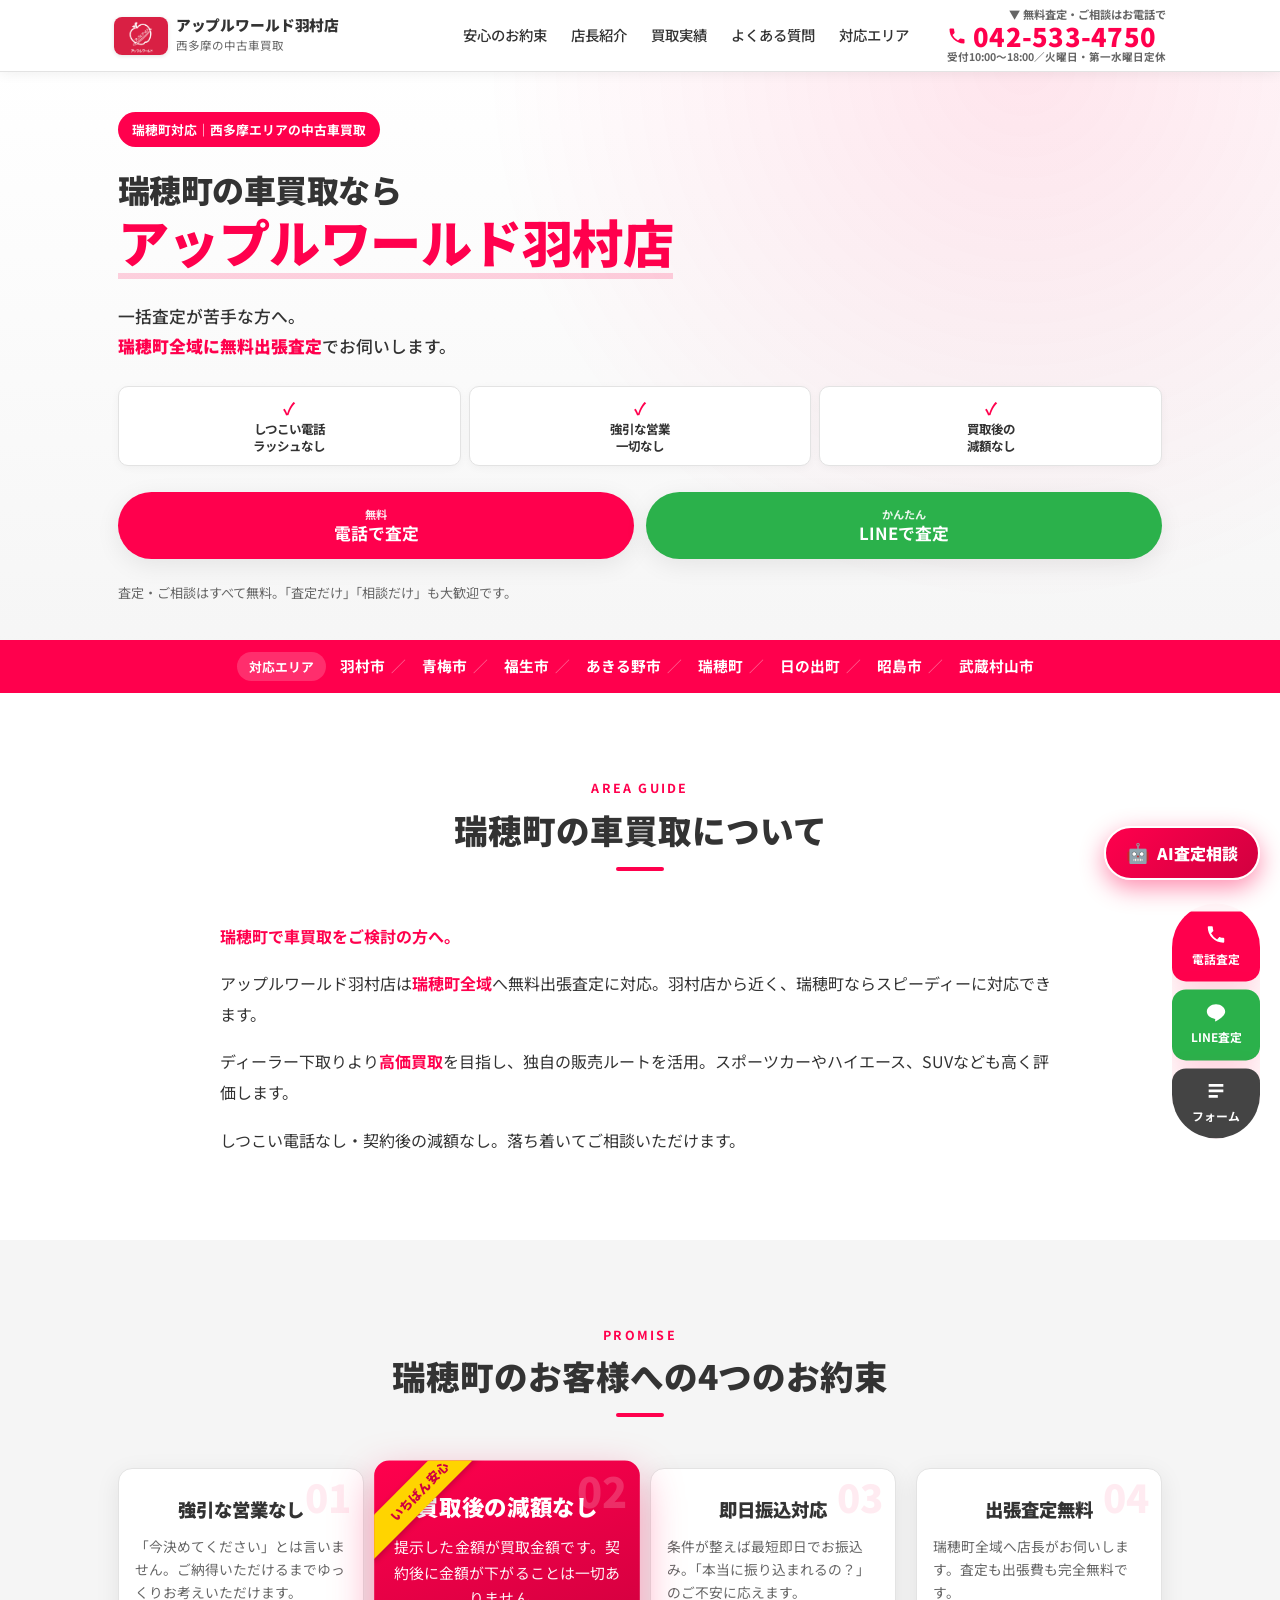
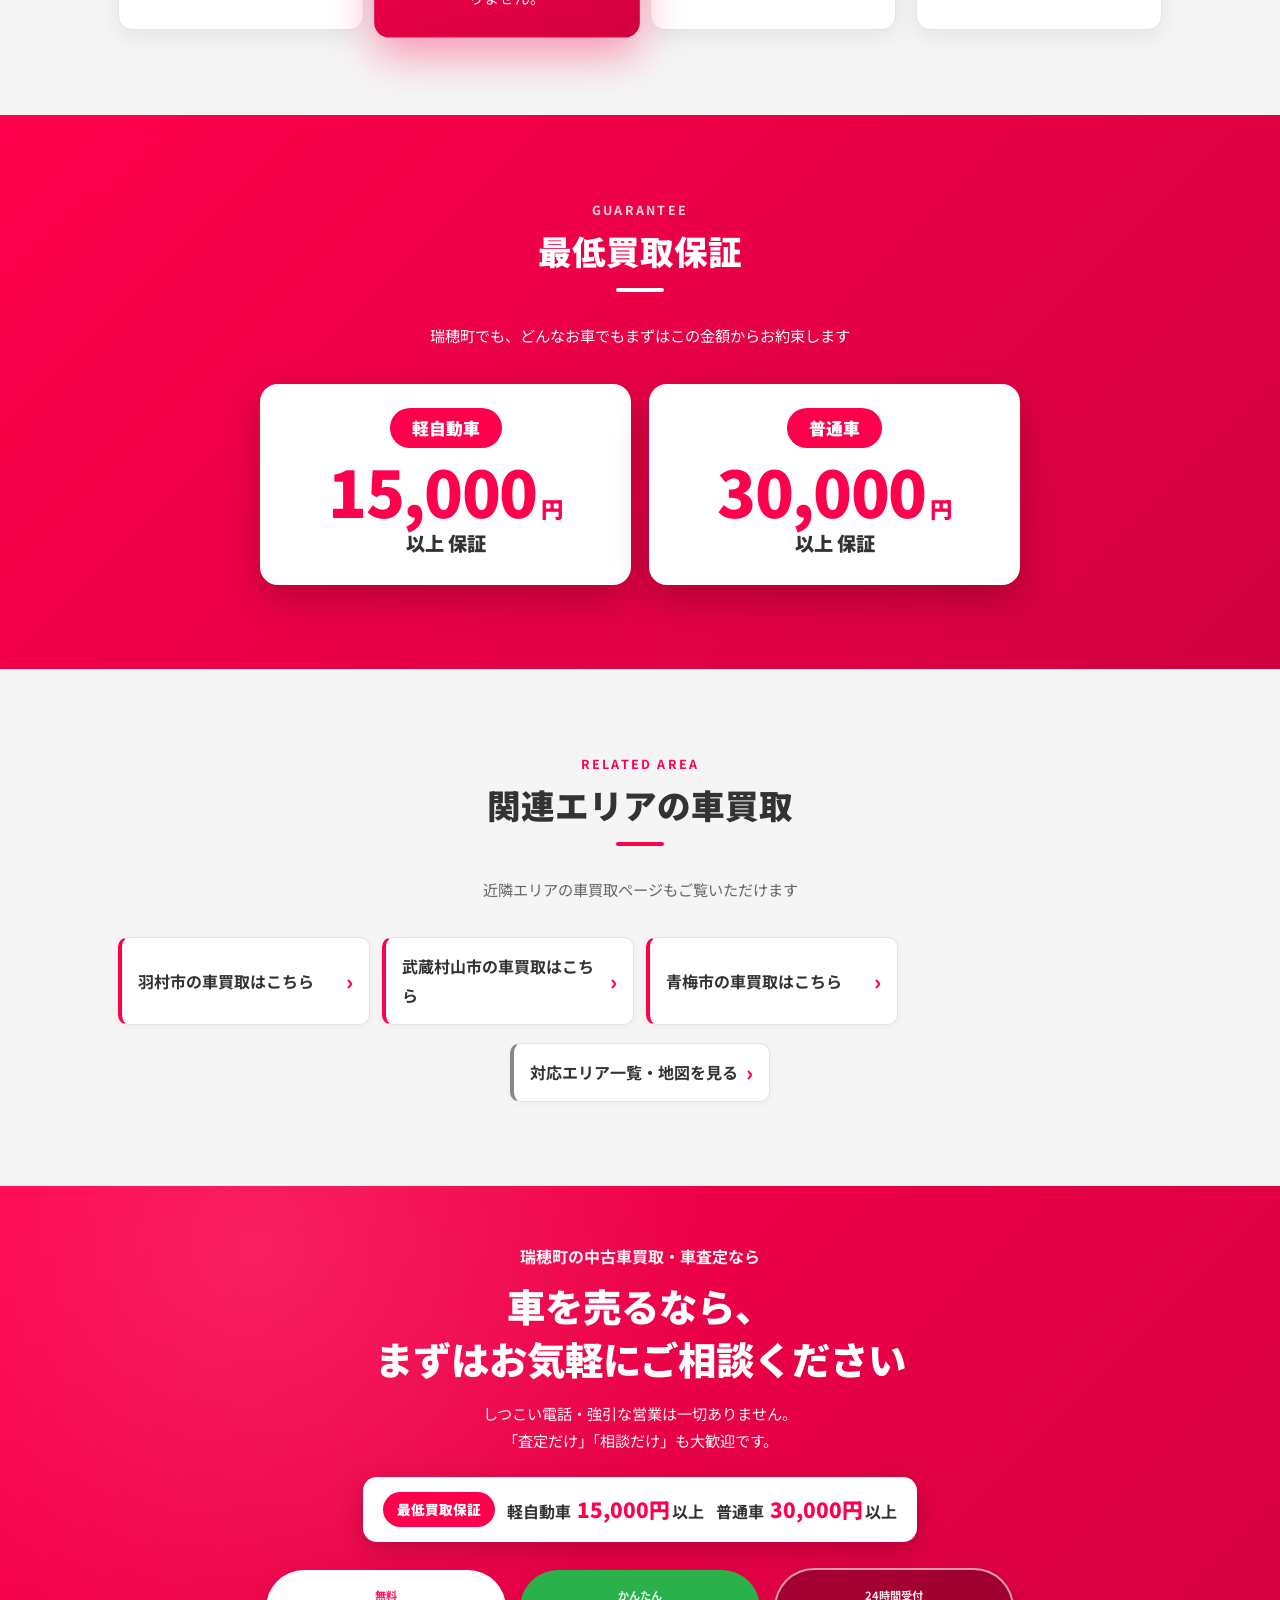
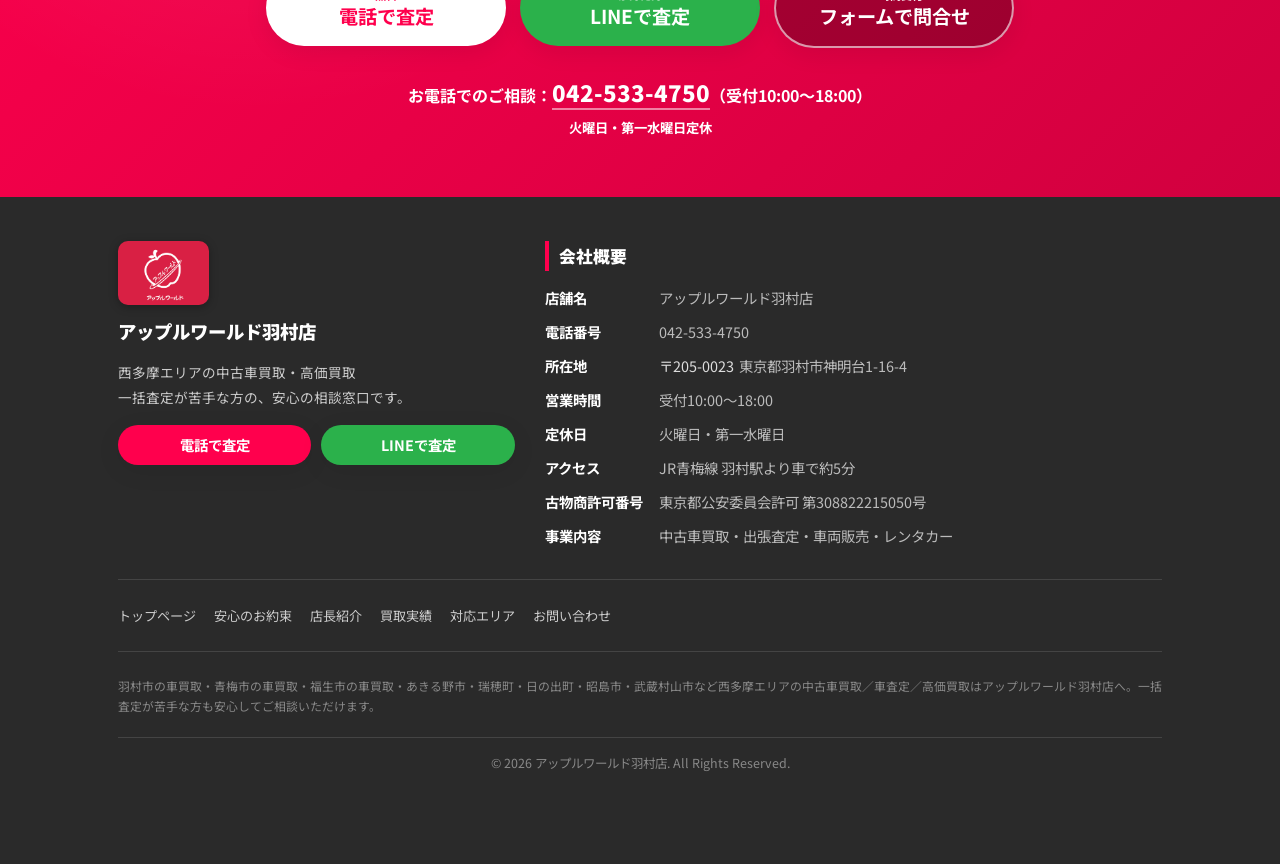
<file: mizuho.html>
<!DOCTYPE html>
<html lang="ja">
<head>
<meta charset="UTF-8">
<meta name="viewport" content="width=device-width, initial-scale=1.0">
<meta name="format-detection" content="telephone=no">
<meta name="theme-color" content="#ff004d">
<title>瑞穂町の車買取ならアップルワールド羽村店｜無料査定・高価買取</title>
<meta name="description" content="瑞穂町の車買取ならアップルワールド羽村店。瑞穂町全域に無料出張査定。ディーラー下取りより高価買取を目指します。減額なし・即日振込。">
<meta name="keywords" content="瑞穂町 車買取,瑞穂町 車査定,瑞穂町 高価買取,中古車買取 瑞穂町,アップルワールド羽村店">
<meta name="robots" content="index,follow">
<link rel="apple-touch-icon" sizes="180x180" href="/assets/favicon/apple-touch-icon.png">
<link rel="icon" type="image/png" sizes="32x32" href="/assets/favicon/favicon-32x32.png">
<link rel="icon" type="image/png" sizes="16x16" href="/assets/favicon/favicon-16x16.png">
<link rel="icon" href="/favicon.ico">
<link rel="manifest" href="/assets/favicon/site.webmanifest">
<link rel="canonical" href="https://www.example.com/mizuho.html">
<meta property="og:type" content="article">
<meta property="og:url" content="https://www.example.com/mizuho.html">
<meta property="og:title" content="瑞穂町の車買取ならアップルワールド羽村店">
<meta property="og:description" content="瑞穂町の車買取ならアップルワールド羽村店。瑞穂町全域に無料出張査定。ディーラー下取りより高価買取を目指します。減額なし・即日振込。">
<meta property="og:image" content="https://www.example.com/assets/img/ogp.jpg">
<meta property="og:locale" content="ja_JP">
<meta property="og:site_name" content="アップルワールド羽村店">
<link rel="preconnect" href="https://fonts.googleapis.com">
<link rel="preconnect" href="https://fonts.gstatic.com" crossorigin>
<link rel="preload" as="style" href="https://fonts.googleapis.com/css2?family=Noto+Sans+JP:wght@400;500;700;900&display=swap" onload="this.onload=null;this.rel='stylesheet'">
<noscript><link rel="stylesheet" href="https://fonts.googleapis.com/css2?family=Noto+Sans+JP:wght@400;500;700;900&display=swap"></noscript>
<link rel="stylesheet" href="assets/css/style.css?v=202607070729">
<script type="application/ld+json">
{
  "@context": "https://schema.org",
  "@type": ["LocalBusiness", "AutoDealer"],
  "name": "アップルワールド羽村店",
  "image": "https://www.example.com/assets/img/ogp.jpg",
  "url": "https://www.example.com/mizuho.html",
  "telephone": "042-533-4750",
  "description": "瑞穂町の車買取ならアップルワールド羽村店。瑞穂町全域に無料出張査定。ディーラー下取りより高価買取を目指します。減額なし・即日振込。",
  "areaServed": "瑞穂町",
  "address": {"@type":"PostalAddress","streetAddress":"神明台1-16-4","addressLocality":"羽村市","addressRegion":"東京都","postalCode":"205-0023","addressCountry":"JP"},
  "openingHoursSpecification":[{"@type":"OpeningHoursSpecification","dayOfWeek":["Monday","Wednesday","Thursday","Friday","Saturday","Sunday"],"opens":"10:00","closes":"18:00"}]
}
</script>
</head>
<body>
<header class="header" id="header">
  <div class="header__inner">
    <a href="index.html" class="header__logo">
      <img src="assets/images/logo.png" alt="アップルワールド羽村店" class="header__logo-img" width="120" height="84">
      <span class="header__logo-text">
        <span class="header__logo-main">アップルワールド羽村店</span>
        <span class="header__logo-sub">西多摩の中古車買取</span>
      </span>
    </a>
    <nav class="header__nav" aria-label="メインメニュー">
      <a href="index.html#promise">安心のお約束</a>
      <a href="index.html#manager">店長紹介</a>
      <a href="index.html#results">買取実績</a>
      <a href="index.html#faq">よくある質問</a>
      <a href="index.html#area">対応エリア</a>
    </nav>
    <a href="tel:0425334750" class="header__tel">
      <span class="header__tel-label">▼ 無料査定・ご相談はお電話で</span>
      <span class="header__tel-num">
        <svg class="header__tel-ico" viewBox="0 0 24 24" width="20" height="20" aria-hidden="true"><path fill="currentColor" d="M6.6 10.8a15.6 15.6 0 006.6 6.6l2.2-2.2c.3-.3.7-.4 1-.2 1.1.4 2.4.6 3.6.6.6 0 1 .4 1 1V20c0 .6-.4 1-1 1A17 17 0 013 4c0-.6.4-1 1-1h3.5c.6 0 1 .4 1 1 0 1.3.2 2.5.6 3.6.1.4 0 .8-.3 1z"/></svg>
        042-533-4750
      </span>
      <span class="header__tel-hours">受付10:00〜18:00／火曜日・第一水曜日定休</span>
    </a>
  </div>
</header>
<main>
<section class="hero" id="hero">
  <div class="hero__bg" aria-hidden="true"></div>
  <div class="hero__inner">
    <div class="hero__copy">
      <p class="hero__badge">瑞穂町対応｜西多摩エリアの中古車買取</p>
      <h1 class="hero__title"><span class="hero__title-lead">瑞穂町の車買取なら</span><span class="hero__title-main">アップルワールド羽村店</span></h1>
      <p class="hero__sub">一括査定が苦手な方へ。<br><strong>瑞穂町全域に無料出張査定</strong>でお伺いします。</p>
      <ul class="hero__points">
        <li>しつこい電話<br>ラッシュなし</li>
        <li>強引な営業<br>一切なし</li>
        <li>買取後の<br>減額なし</li>
      </ul>
      <div class="hero__cta">
        <a href="tel:0425334750" class="btn btn--tel"><span class="btn__txt"><small>無料</small>電話で査定</span></a>
        <a href="https://lin.ee/SWjsV1v" target="_blank" rel="noopener" class="btn btn--line"><span class="btn__txt"><small>かんたん</small>LINEで査定</span></a>
      </div>
      <p class="hero__note">査定・ご相談はすべて無料。「査定だけ」「相談だけ」も大歓迎です。</p>
    </div>
  </div>
  <div class="hero__area">
    <span class="hero__area-label">対応エリア</span>
    <ul class="hero__area-list"><li>羽村市</li><li>青梅市</li><li>福生市</li><li>あきる野市</li><li>瑞穂町</li><li>日の出町</li><li>昭島市</li><li>武蔵村山市</li></ul>
  </div>
</section>

<section class="section">
  <div class="container">
    <header class="section__head">
      <p class="section__en">AREA GUIDE</p>
      <h2 class="section__title">瑞穂町の<br class="sp-only">車買取について</h2>
    </header>
    <div class="region-intro">
      <p class="region-lead">瑞穂町で車買取をご検討の方へ。</p>
      <p>アップルワールド羽村店は<strong>瑞穂町全域</strong>へ無料出張査定に対応。羽村店から近く、瑞穂町ならスピーディーに対応できます。</p>
      <p>ディーラー下取りより<strong>高価買取</strong>を目指し、独自の販売ルートを活用。スポーツカーやハイエース、SUVなども高く評価します。</p>
      <p>しつこい電話なし・契約後の減額なし。落ち着いてご相談いただけます。</p>
    </div>
  </div>
</section>

<section class="promise section section--gray">
  <div class="container">
    <header class="section__head">
      <p class="section__en">PROMISE</p>
      <h2 class="section__title">瑞穂町のお客様への<br class="sp-only">4つのお約束</h2>
    </header>
    <ul class="promise__list">
      <li class="promise__card"><span class="promise__no">01</span><h3 class="promise__title">強引な営業なし</h3><p>「今決めてください」とは言いません。ご納得いただけるまでゆっくりお考えいただけます。</p></li>
      <li class="promise__card promise__card--featured"><span class="promise__ribbon">いちばん安心</span><span class="promise__no">02</span><h3 class="promise__title">買取後の減額なし</h3><p>提示した金額が買取金額です。契約後に金額が下がることは一切ありません。</p></li>
      <li class="promise__card"><span class="promise__no">03</span><h3 class="promise__title">即日振込対応</h3><p>条件が整えば最短即日でお振込み。「本当に振り込まれるの？」のご不安に応えます。</p></li>
      <li class="promise__card"><span class="promise__no">04</span><h3 class="promise__title">出張査定無料</h3><p>瑞穂町全域へ店長がお伺いします。査定も出張費も完全無料です。</p></li>
    </ul>
  </div>
</section>

<section class="guarantee section">
  <div class="container">
    <header class="section__head section__head--light">
      <p class="section__en">GUARANTEE</p>
      <h2 class="section__title">最低買取保証</h2>
      <p class="section__desc">瑞穂町でも、どんなお車でもまずはこの金額からお約束します</p>
    </header>
    <div class="guarantee__cards">
      <div class="guarantee__card"><p class="guarantee__type">軽自動車</p><p class="guarantee__price"><span class="guarantee__num">15,000</span><span class="guarantee__unit">円</span></p><p class="guarantee__plus">以上 保証</p></div>
      <div class="guarantee__card"><p class="guarantee__type">普通車</p><p class="guarantee__price"><span class="guarantee__num">30,000</span><span class="guarantee__unit">円</span></p><p class="guarantee__plus">以上 保証</p></div>
    </div>
  </div>
</section>

<section class="section section--gray">
  <div class="container">
    <header class="section__head">
      <p class="section__en">RELATED AREA</p>
      <h2 class="section__title">関連エリアの車買取</h2>
      <p class="section__desc">近隣エリアの車買取ページもご覧いただけます</p>
    </header>
    <div class="arealinks">
      <a class="arealink" href="hamura.html">羽村市の車買取はこちら</a>
      <a class="arealink" href="musashimurayama.html">武蔵村山市の車買取はこちら</a>
      <a class="arealink" href="ome.html">青梅市の車買取はこちら</a>
    </div>
    <p style="text-align:center;margin-top:18px"><a href="index.html#area" class="arealink" style="display:inline-flex;border-left-color:#888">対応エリア一覧・地図を見る</a></p>
  </div>
</section>

<section class="cta-final" id="contact">
  <div class="container">
    <p class="cta-final__lead">瑞穂町の中古車買取・車査定なら</p>
    <h2 class="cta-final__title">車を売るなら、<br>まずはお気軽に<br class="sp-only">ご相談ください</h2>
    <p class="cta-final__desc">しつこい電話・強引な営業は一切ありません。<br>「査定だけ」「相談だけ」も大歓迎です。</p>
    <div class="cta-final__guarantee">
      <span class="cta-final__guarantee-head">最低買取保証</span>
      <span class="cta-final__guarantee-item">軽自動車 <strong>15,000円</strong>以上</span>
      <span class="cta-final__guarantee-item">普通車 <strong>30,000円</strong>以上</span>
    </div>
    <div class="cta-final__btns">
      <a href="tel:0425334750" class="btn btn--tel btn--lg"><span class="btn__txt"><small>無料</small>電話で査定</span></a>
        <a href="https://lin.ee/SWjsV1v" target="_blank" rel="noopener" class="btn btn--line btn--lg"><span class="btn__txt"><small>かんたん</small>LINEで査定</span></a>
      <a href="index.html#form" class="btn btn--form btn--lg"><span class="btn__txt"><small>24時間受付</small>フォームで問合せ</span></a>
    </div>
    <p class="cta-final__tel">お電話でのご相談：<a href="tel:0425334750">042-533-4750</a>（受付10:00〜18:00）<br><small>火曜日・第一水曜日定休</small></p>
  </div>
</section>
</main>
<footer class="footer" id="footer">
  <div class="container">
    <div class="footer__grid">
      <div class="footer__brand">
        <p class="footer__logo"><img src="assets/images/logo.png" alt="アップルワールド羽村店" class="footer__logo-img" width="200" height="140"></p>
        <p class="footer__brandname">アップルワールド羽村店</p>
        <p class="footer__catch">西多摩エリアの中古車買取・高価買取<br>一括査定が苦手な方の、安心の相談窓口です。</p>
        <div class="footer__cta">
          <a href="tel:0425334750" class="btn btn--tel btn--sm">電話で査定</a>
          <a href="https://lin.ee/SWjsV1v" class="btn btn--line btn--sm" target="_blank" rel="noopener">LINEで査定</a>
        </div>
      </div>
      <div class="footer__info">
        <h3>会社概要</h3>
        <dl class="footer__dl">
          <dt>店舗名</dt><dd>アップルワールド羽村店</dd>
          <dt>電話番号</dt><dd><a href="tel:0425334750">042-533-4750</a></dd>
          <dt>所在地</dt><dd><span class="footer__zip">〒205-0023</span>東京都羽村市神明台1-16-4</dd>
          <dt>営業時間</dt><dd>受付10:00〜18:00</dd>
          <dt>定休日</dt><dd>火曜日・第一水曜日</dd>
          <dt>アクセス</dt><dd>JR青梅線 羽村駅より車で約5分</dd>
          <dt>古物商許可番号</dt><dd>東京都公安委員会許可 第308822215050号</dd>
          <dt>事業内容</dt><dd>中古車買取・出張査定・車両販売・レンタカー</dd>
        </dl>
      </div>
    </div>
    <nav class="footer__nav" aria-label="フッターメニュー">
      <a href="index.html">トップページ</a>
      <a href="index.html#promise">安心のお約束</a>
      <a href="index.html#manager">店長紹介</a>
      <a href="index.html#results">買取実績</a>
      <a href="index.html#area">対応エリア</a>
      <a href="index.html#form">お問い合わせ</a>
    </nav>
    <p class="footer__seo">羽村市の車買取・青梅市の車買取・福生市の車買取・あきる野市・瑞穂町・日の出町・昭島市・武蔵村山市など西多摩エリアの中古車買取／車査定／高価買取はアップルワールド羽村店へ。一括査定が苦手な方も安心してご相談いただけます。</p>
    <p class="footer__copy">&copy; 2026 アップルワールド羽村店. All Rights Reserved.</p>
  </div>
</footer>
<div class="floating" id="floating" aria-label="お問い合わせ">
  <a href="tel:0425334750" class="floating__btn floating__btn--tel">
    <svg viewBox="0 0 24 24" width="22" height="22" aria-hidden="true"><path fill="currentColor" d="M6.6 10.8a15.6 15.6 0 006.6 6.6l2.2-2.2c.3-.3.7-.4 1-.2 1.1.4 2.4.6 3.6.6.6 0 1 .4 1 1V20c0 .6-.4 1-1 1A17 17 0 013 4c0-.6.4-1 1-1h3.5c.6 0 1 .4 1 1 0 1.3.2 2.5.6 3.6.1.4 0 .8-.3 1z"/></svg>
  <span>電話査定</span>
  </a>
  <a href="https://lin.ee/SWjsV1v" class="floating__btn floating__btn--line" target="_blank" rel="noopener">
    <svg viewBox="0 0 24 24" width="22" height="22" aria-hidden="true"><path fill="currentColor" d="M12 3C6.5 3 2 6.6 2 11c0 3.9 3.5 7.2 8.3 7.8.3.1.7.2.8.5.1.3.1.7 0 1l-.1.8c0 .3-.2 1 .9.5 1.1-.5 5.7-3.4 7.8-5.8C21.2 14.4 22 12.8 22 11c0-4.4-4.5-8-10-8z"/></svg>
  <span>LINE査定</span>
  </a>
  <a href="index.html#form" class="floating__btn floating__btn--form">
    <svg viewBox="0 0 24 24" width="22" height="22" aria-hidden="true"><path fill="currentColor" d="M4 4h16v3H4zm0 6h16v3H4zm0 6h10v3H4z"/></svg>
  <span>フォーム</span>
  </a>
</div>
<button class="ai-fab" id="aiFab" type="button" aria-haspopup="dialog" aria-controls="aiChat" aria-label="AI査定相談を開く">
  <span class="ai-fab__emoji" aria-hidden="true">🤖</span>
  <span class="ai-fab__txt">AI査定相談</span>
</button>
<div class="ai-overlay" id="aiOverlay" hidden></div>
<section class="ai-chat" id="aiChat" role="dialog" aria-modal="true" aria-labelledby="aiChatTitle" hidden>
  <header class="ai-chat__header">
    <p class="ai-chat__title" id="aiChatTitle"><span class="ai-chat__ava" aria-hidden="true">🤖</span>AI無料査定相談</p>
    <button class="ai-chat__close" id="aiClose" type="button" aria-label="閉じる">×</button>
  </header>
  <div class="ai-chat__progress" id="aiProgress" hidden><span class="ai-chat__progress-bar" id="aiProgressBar"></span></div>
  <div class="ai-chat__body" id="aiBody" aria-live="polite"></div>
  <div class="ai-chat__inputarea" id="aiInputArea"></div>
</section>
<div class="ai-admin" id="aiAdmin" hidden>
  <div class="ai-admin__box">
    <p class="ai-admin__title">AI査定相談｜保存データ</p>
    <p class="ai-admin__count" id="aiAdminCount">0 件</p>
    <div class="ai-admin__btns">
      <button type="button" id="aiAdminCsv" class="ai-admin__btn ai-admin__btn--main">CSVダウンロード</button>
      <button type="button" id="aiAdminClear" class="ai-admin__btn">データ全削除</button>
      <button type="button" id="aiAdminClose" class="ai-admin__btn">閉じる</button>
    </div>
    <p class="ai-admin__note">※ データはこの端末のブラウザ内（localStorage）に保存されます。</p>
  </div>
</div>
<script src="assets/js/main.js?v=202607070729" defer></script>
</body>
</html>
</file>
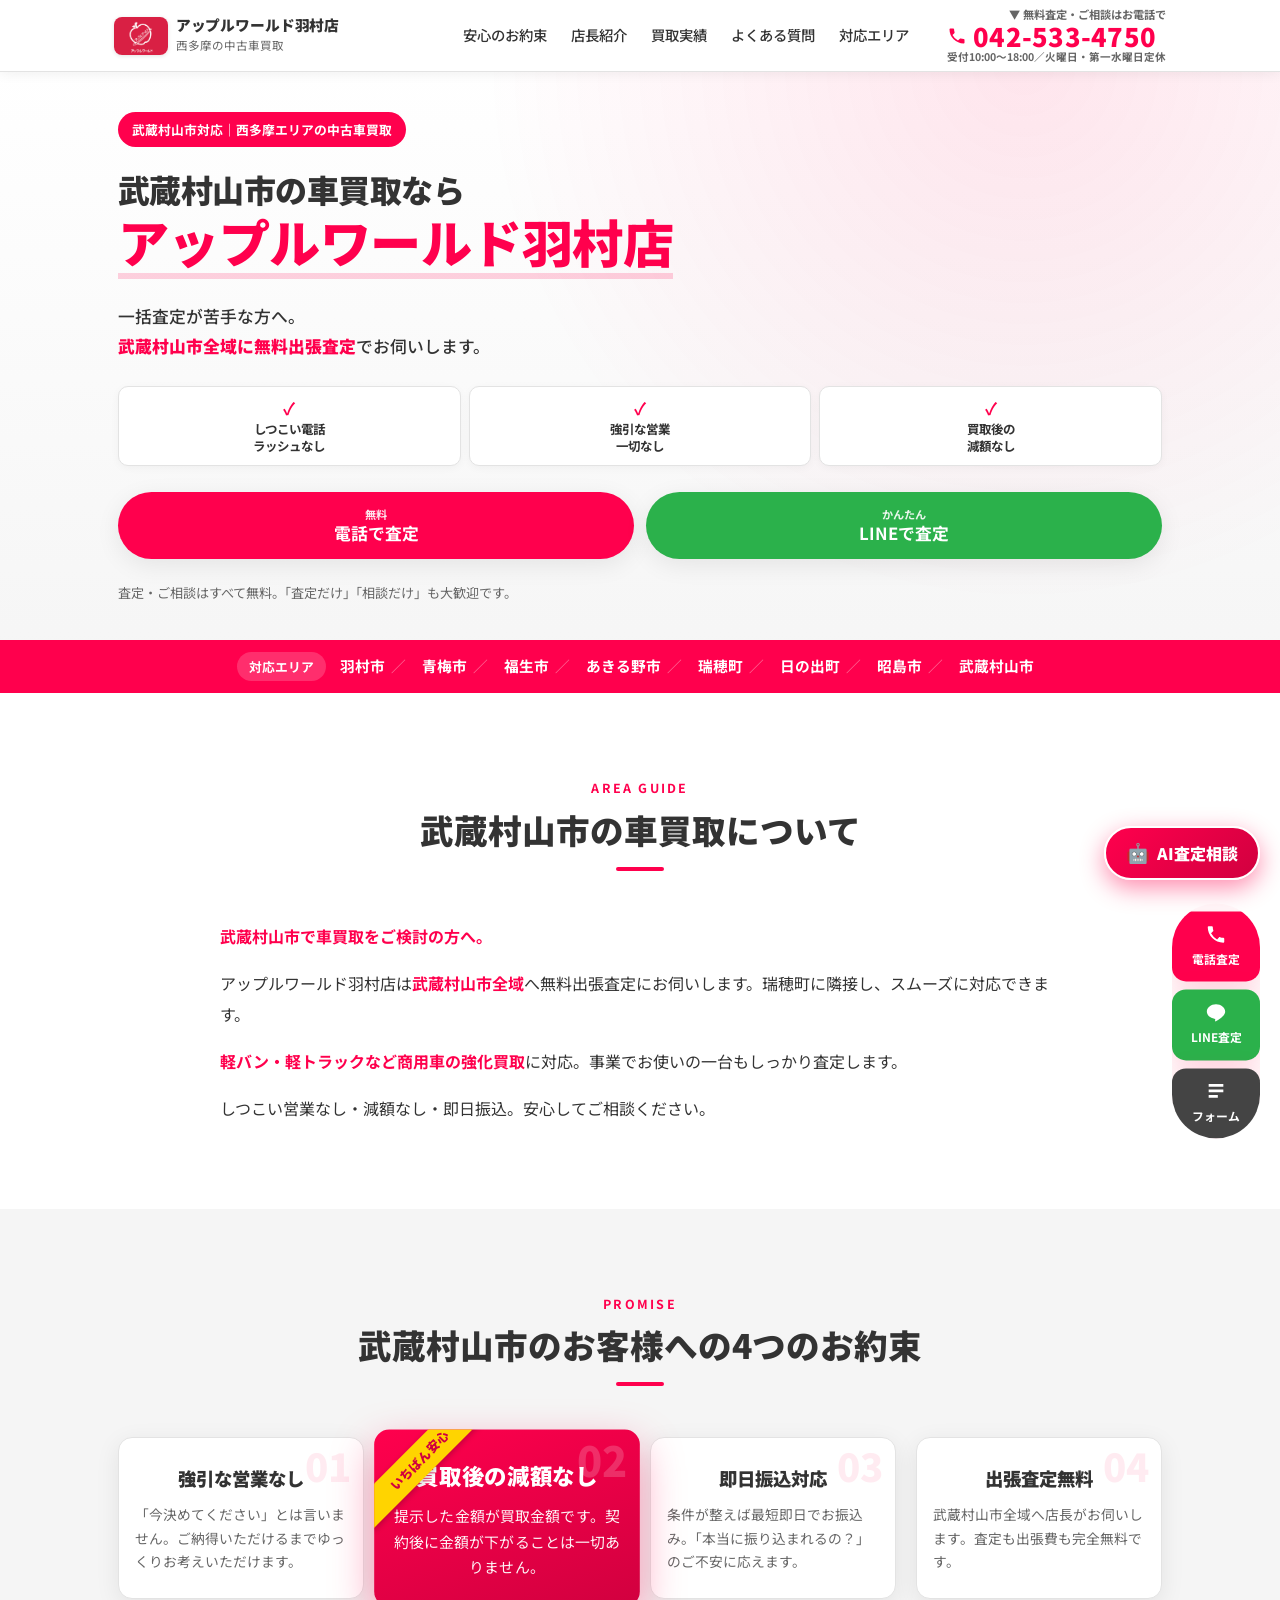
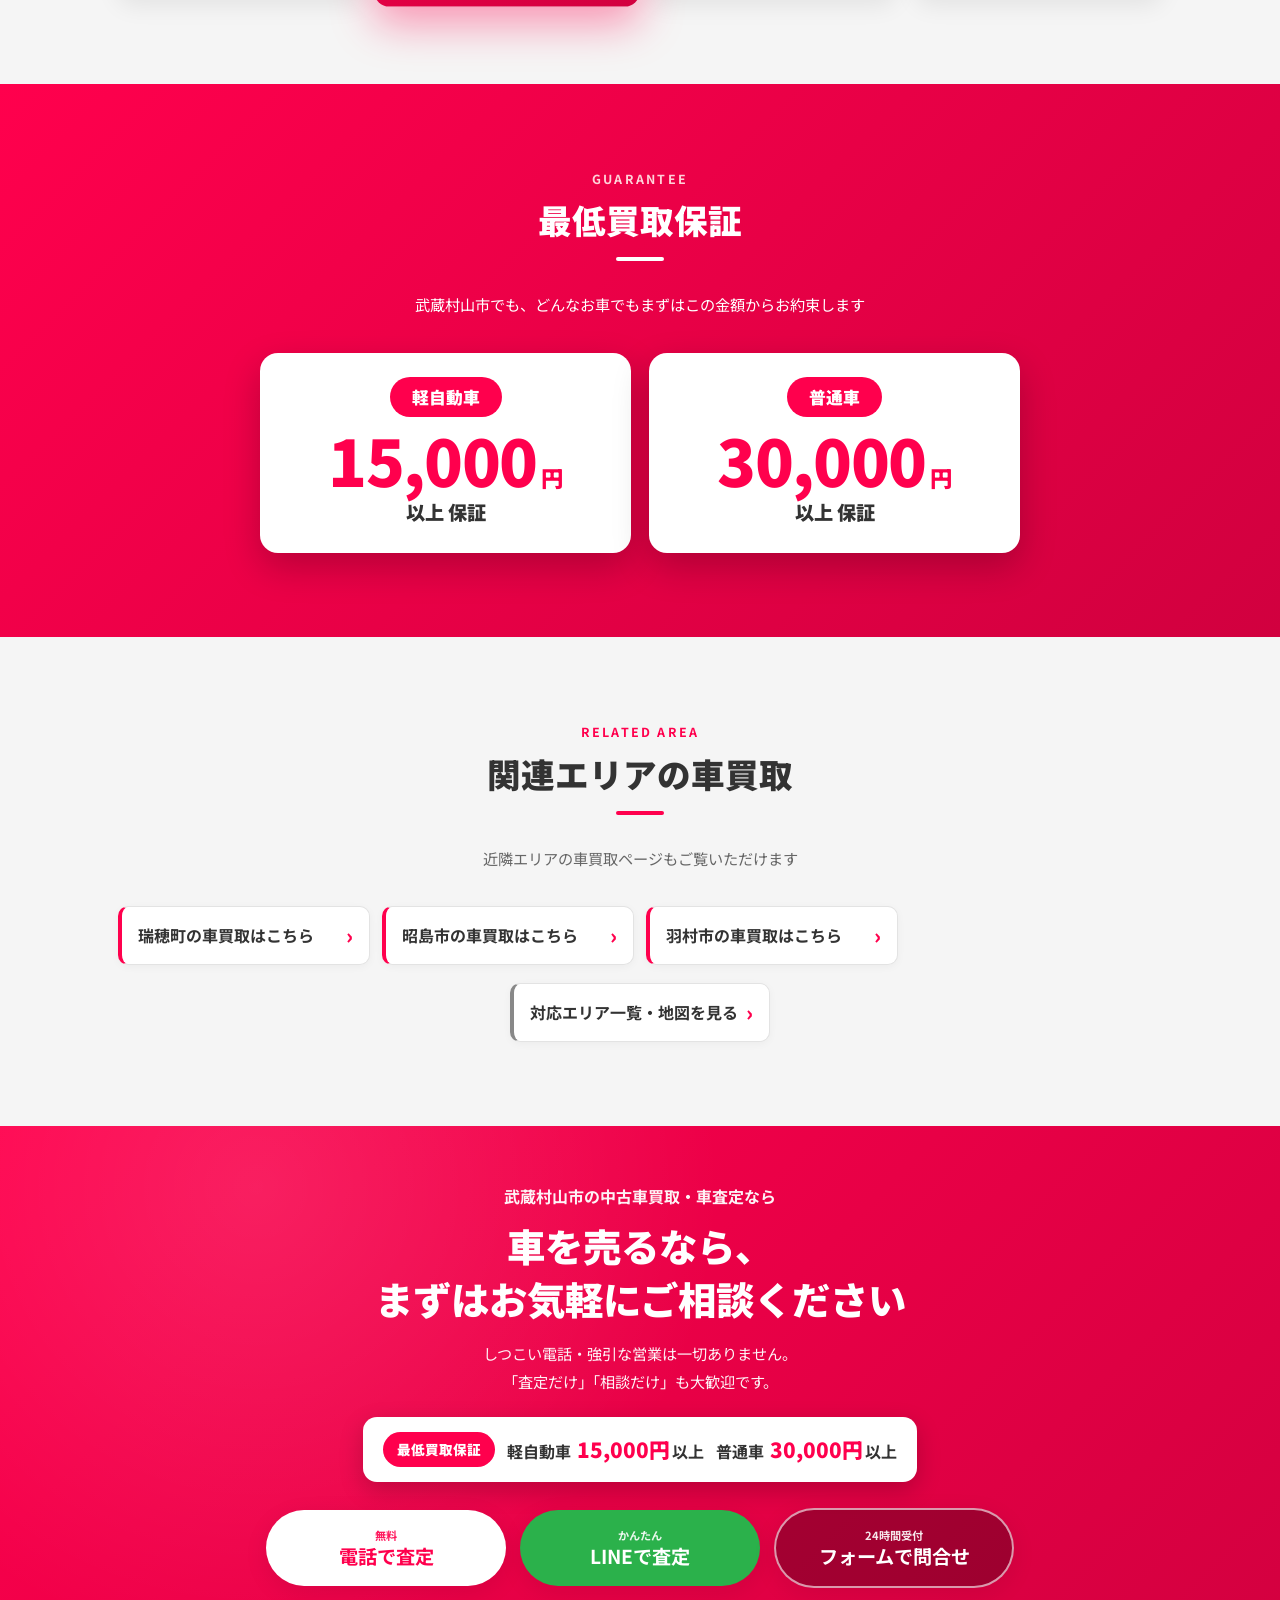
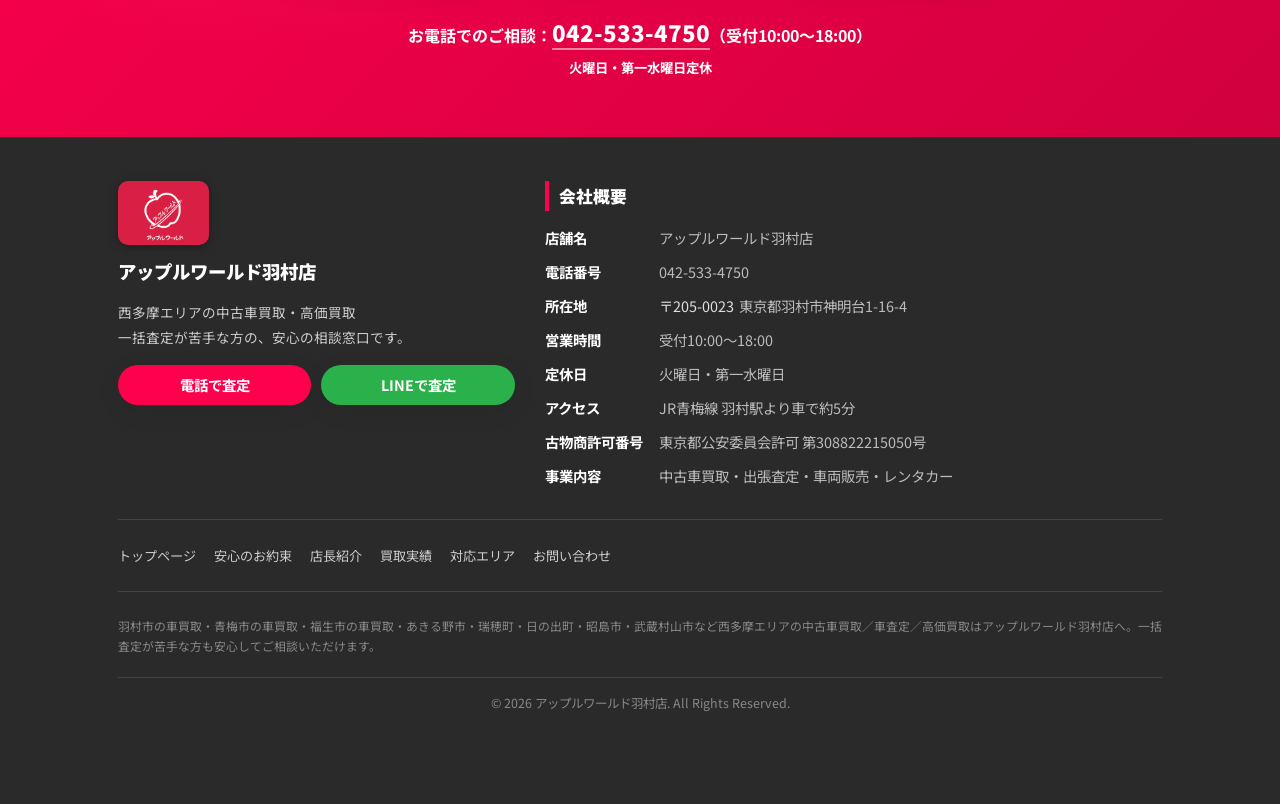
<file: musashimurayama.html>
<!DOCTYPE html>
<html lang="ja">
<head>
<meta charset="UTF-8">
<meta name="viewport" content="width=device-width, initial-scale=1.0">
<meta name="format-detection" content="telephone=no">
<meta name="theme-color" content="#ff004d">
<title>武蔵村山市の車買取ならアップルワールド羽村店｜無料査定・高価買取</title>
<meta name="description" content="武蔵村山市の車買取はアップルワールド羽村店へ。全域に無料出張査定。軽バン・軽トラックの強化買取。減額なし・即日振込。">
<meta name="keywords" content="武蔵村山市 車買取,武蔵村山市 車査定,武蔵村山市 高価買取,中古車買取 武蔵村山市,アップルワールド羽村店">
<meta name="robots" content="index,follow">
<link rel="apple-touch-icon" sizes="180x180" href="/assets/favicon/apple-touch-icon.png">
<link rel="icon" type="image/png" sizes="32x32" href="/assets/favicon/favicon-32x32.png">
<link rel="icon" type="image/png" sizes="16x16" href="/assets/favicon/favicon-16x16.png">
<link rel="icon" href="/favicon.ico">
<link rel="manifest" href="/assets/favicon/site.webmanifest">
<link rel="canonical" href="https://www.example.com/musashimurayama.html">
<meta property="og:type" content="article">
<meta property="og:url" content="https://www.example.com/musashimurayama.html">
<meta property="og:title" content="武蔵村山市の車買取ならアップルワールド羽村店">
<meta property="og:description" content="武蔵村山市の車買取はアップルワールド羽村店へ。全域に無料出張査定。軽バン・軽トラックの強化買取。減額なし・即日振込。">
<meta property="og:image" content="https://www.example.com/assets/img/ogp.jpg">
<meta property="og:locale" content="ja_JP">
<meta property="og:site_name" content="アップルワールド羽村店">
<link rel="preconnect" href="https://fonts.googleapis.com">
<link rel="preconnect" href="https://fonts.gstatic.com" crossorigin>
<link rel="preload" as="style" href="https://fonts.googleapis.com/css2?family=Noto+Sans+JP:wght@400;500;700;900&display=swap" onload="this.onload=null;this.rel='stylesheet'">
<noscript><link rel="stylesheet" href="https://fonts.googleapis.com/css2?family=Noto+Sans+JP:wght@400;500;700;900&display=swap"></noscript>
<link rel="stylesheet" href="assets/css/style.css?v=202607070729">
<script type="application/ld+json">
{
  "@context": "https://schema.org",
  "@type": ["LocalBusiness", "AutoDealer"],
  "name": "アップルワールド羽村店",
  "image": "https://www.example.com/assets/img/ogp.jpg",
  "url": "https://www.example.com/musashimurayama.html",
  "telephone": "042-533-4750",
  "description": "武蔵村山市の車買取はアップルワールド羽村店へ。全域に無料出張査定。軽バン・軽トラックの強化買取。減額なし・即日振込。",
  "areaServed": "武蔵村山市",
  "address": {"@type":"PostalAddress","streetAddress":"神明台1-16-4","addressLocality":"羽村市","addressRegion":"東京都","postalCode":"205-0023","addressCountry":"JP"},
  "openingHoursSpecification":[{"@type":"OpeningHoursSpecification","dayOfWeek":["Monday","Wednesday","Thursday","Friday","Saturday","Sunday"],"opens":"10:00","closes":"18:00"}]
}
</script>
</head>
<body>
<header class="header" id="header">
  <div class="header__inner">
    <a href="index.html" class="header__logo">
      <img src="assets/images/logo.png" alt="アップルワールド羽村店" class="header__logo-img" width="120" height="84">
      <span class="header__logo-text">
        <span class="header__logo-main">アップルワールド羽村店</span>
        <span class="header__logo-sub">西多摩の中古車買取</span>
      </span>
    </a>
    <nav class="header__nav" aria-label="メインメニュー">
      <a href="index.html#promise">安心のお約束</a>
      <a href="index.html#manager">店長紹介</a>
      <a href="index.html#results">買取実績</a>
      <a href="index.html#faq">よくある質問</a>
      <a href="index.html#area">対応エリア</a>
    </nav>
    <a href="tel:0425334750" class="header__tel">
      <span class="header__tel-label">▼ 無料査定・ご相談はお電話で</span>
      <span class="header__tel-num">
        <svg class="header__tel-ico" viewBox="0 0 24 24" width="20" height="20" aria-hidden="true"><path fill="currentColor" d="M6.6 10.8a15.6 15.6 0 006.6 6.6l2.2-2.2c.3-.3.7-.4 1-.2 1.1.4 2.4.6 3.6.6.6 0 1 .4 1 1V20c0 .6-.4 1-1 1A17 17 0 013 4c0-.6.4-1 1-1h3.5c.6 0 1 .4 1 1 0 1.3.2 2.5.6 3.6.1.4 0 .8-.3 1z"/></svg>
        042-533-4750
      </span>
      <span class="header__tel-hours">受付10:00〜18:00／火曜日・第一水曜日定休</span>
    </a>
  </div>
</header>
<main>
<section class="hero" id="hero">
  <div class="hero__bg" aria-hidden="true"></div>
  <div class="hero__inner">
    <div class="hero__copy">
      <p class="hero__badge">武蔵村山市対応｜西多摩エリアの中古車買取</p>
      <h1 class="hero__title"><span class="hero__title-lead">武蔵村山市の車買取なら</span><span class="hero__title-main">アップルワールド羽村店</span></h1>
      <p class="hero__sub">一括査定が苦手な方へ。<br><strong>武蔵村山市全域に無料出張査定</strong>でお伺いします。</p>
      <ul class="hero__points">
        <li>しつこい電話<br>ラッシュなし</li>
        <li>強引な営業<br>一切なし</li>
        <li>買取後の<br>減額なし</li>
      </ul>
      <div class="hero__cta">
        <a href="tel:0425334750" class="btn btn--tel"><span class="btn__txt"><small>無料</small>電話で査定</span></a>
        <a href="https://lin.ee/SWjsV1v" target="_blank" rel="noopener" class="btn btn--line"><span class="btn__txt"><small>かんたん</small>LINEで査定</span></a>
      </div>
      <p class="hero__note">査定・ご相談はすべて無料。「査定だけ」「相談だけ」も大歓迎です。</p>
    </div>
  </div>
  <div class="hero__area">
    <span class="hero__area-label">対応エリア</span>
    <ul class="hero__area-list"><li>羽村市</li><li>青梅市</li><li>福生市</li><li>あきる野市</li><li>瑞穂町</li><li>日の出町</li><li>昭島市</li><li>武蔵村山市</li></ul>
  </div>
</section>

<section class="section">
  <div class="container">
    <header class="section__head">
      <p class="section__en">AREA GUIDE</p>
      <h2 class="section__title">武蔵村山市の<br class="sp-only">車買取について</h2>
    </header>
    <div class="region-intro">
      <p class="region-lead">武蔵村山市で車買取をご検討の方へ。</p>
      <p>アップルワールド羽村店は<strong>武蔵村山市全域</strong>へ無料出張査定にお伺いします。瑞穂町に隣接し、スムーズに対応できます。</p>
      <p><strong>軽バン・軽トラックなど商用車の強化買取</strong>に対応。事業でお使いの一台もしっかり査定します。</p>
      <p>しつこい営業なし・減額なし・即日振込。安心してご相談ください。</p>
    </div>
  </div>
</section>

<section class="promise section section--gray">
  <div class="container">
    <header class="section__head">
      <p class="section__en">PROMISE</p>
      <h2 class="section__title">武蔵村山市のお客様への<br class="sp-only">4つのお約束</h2>
    </header>
    <ul class="promise__list">
      <li class="promise__card"><span class="promise__no">01</span><h3 class="promise__title">強引な営業なし</h3><p>「今決めてください」とは言いません。ご納得いただけるまでゆっくりお考えいただけます。</p></li>
      <li class="promise__card promise__card--featured"><span class="promise__ribbon">いちばん安心</span><span class="promise__no">02</span><h3 class="promise__title">買取後の減額なし</h3><p>提示した金額が買取金額です。契約後に金額が下がることは一切ありません。</p></li>
      <li class="promise__card"><span class="promise__no">03</span><h3 class="promise__title">即日振込対応</h3><p>条件が整えば最短即日でお振込み。「本当に振り込まれるの？」のご不安に応えます。</p></li>
      <li class="promise__card"><span class="promise__no">04</span><h3 class="promise__title">出張査定無料</h3><p>武蔵村山市全域へ店長がお伺いします。査定も出張費も完全無料です。</p></li>
    </ul>
  </div>
</section>

<section class="guarantee section">
  <div class="container">
    <header class="section__head section__head--light">
      <p class="section__en">GUARANTEE</p>
      <h2 class="section__title">最低買取保証</h2>
      <p class="section__desc">武蔵村山市でも、どんなお車でもまずはこの金額からお約束します</p>
    </header>
    <div class="guarantee__cards">
      <div class="guarantee__card"><p class="guarantee__type">軽自動車</p><p class="guarantee__price"><span class="guarantee__num">15,000</span><span class="guarantee__unit">円</span></p><p class="guarantee__plus">以上 保証</p></div>
      <div class="guarantee__card"><p class="guarantee__type">普通車</p><p class="guarantee__price"><span class="guarantee__num">30,000</span><span class="guarantee__unit">円</span></p><p class="guarantee__plus">以上 保証</p></div>
    </div>
  </div>
</section>

<section class="section section--gray">
  <div class="container">
    <header class="section__head">
      <p class="section__en">RELATED AREA</p>
      <h2 class="section__title">関連エリアの車買取</h2>
      <p class="section__desc">近隣エリアの車買取ページもご覧いただけます</p>
    </header>
    <div class="arealinks">
      <a class="arealink" href="mizuho.html">瑞穂町の車買取はこちら</a>
      <a class="arealink" href="akishima.html">昭島市の車買取はこちら</a>
      <a class="arealink" href="hamura.html">羽村市の車買取はこちら</a>
    </div>
    <p style="text-align:center;margin-top:18px"><a href="index.html#area" class="arealink" style="display:inline-flex;border-left-color:#888">対応エリア一覧・地図を見る</a></p>
  </div>
</section>

<section class="cta-final" id="contact">
  <div class="container">
    <p class="cta-final__lead">武蔵村山市の中古車買取・車査定なら</p>
    <h2 class="cta-final__title">車を売るなら、<br>まずはお気軽に<br class="sp-only">ご相談ください</h2>
    <p class="cta-final__desc">しつこい電話・強引な営業は一切ありません。<br>「査定だけ」「相談だけ」も大歓迎です。</p>
    <div class="cta-final__guarantee">
      <span class="cta-final__guarantee-head">最低買取保証</span>
      <span class="cta-final__guarantee-item">軽自動車 <strong>15,000円</strong>以上</span>
      <span class="cta-final__guarantee-item">普通車 <strong>30,000円</strong>以上</span>
    </div>
    <div class="cta-final__btns">
      <a href="tel:0425334750" class="btn btn--tel btn--lg"><span class="btn__txt"><small>無料</small>電話で査定</span></a>
        <a href="https://lin.ee/SWjsV1v" target="_blank" rel="noopener" class="btn btn--line btn--lg"><span class="btn__txt"><small>かんたん</small>LINEで査定</span></a>
      <a href="index.html#form" class="btn btn--form btn--lg"><span class="btn__txt"><small>24時間受付</small>フォームで問合せ</span></a>
    </div>
    <p class="cta-final__tel">お電話でのご相談：<a href="tel:0425334750">042-533-4750</a>（受付10:00〜18:00）<br><small>火曜日・第一水曜日定休</small></p>
  </div>
</section>
</main>
<footer class="footer" id="footer">
  <div class="container">
    <div class="footer__grid">
      <div class="footer__brand">
        <p class="footer__logo"><img src="assets/images/logo.png" alt="アップルワールド羽村店" class="footer__logo-img" width="200" height="140"></p>
        <p class="footer__brandname">アップルワールド羽村店</p>
        <p class="footer__catch">西多摩エリアの中古車買取・高価買取<br>一括査定が苦手な方の、安心の相談窓口です。</p>
        <div class="footer__cta">
          <a href="tel:0425334750" class="btn btn--tel btn--sm">電話で査定</a>
          <a href="https://lin.ee/SWjsV1v" class="btn btn--line btn--sm" target="_blank" rel="noopener">LINEで査定</a>
        </div>
      </div>
      <div class="footer__info">
        <h3>会社概要</h3>
        <dl class="footer__dl">
          <dt>店舗名</dt><dd>アップルワールド羽村店</dd>
          <dt>電話番号</dt><dd><a href="tel:0425334750">042-533-4750</a></dd>
          <dt>所在地</dt><dd><span class="footer__zip">〒205-0023</span>東京都羽村市神明台1-16-4</dd>
          <dt>営業時間</dt><dd>受付10:00〜18:00</dd>
          <dt>定休日</dt><dd>火曜日・第一水曜日</dd>
          <dt>アクセス</dt><dd>JR青梅線 羽村駅より車で約5分</dd>
          <dt>古物商許可番号</dt><dd>東京都公安委員会許可 第308822215050号</dd>
          <dt>事業内容</dt><dd>中古車買取・出張査定・車両販売・レンタカー</dd>
        </dl>
      </div>
    </div>
    <nav class="footer__nav" aria-label="フッターメニュー">
      <a href="index.html">トップページ</a>
      <a href="index.html#promise">安心のお約束</a>
      <a href="index.html#manager">店長紹介</a>
      <a href="index.html#results">買取実績</a>
      <a href="index.html#area">対応エリア</a>
      <a href="index.html#form">お問い合わせ</a>
    </nav>
    <p class="footer__seo">羽村市の車買取・青梅市の車買取・福生市の車買取・あきる野市・瑞穂町・日の出町・昭島市・武蔵村山市など西多摩エリアの中古車買取／車査定／高価買取はアップルワールド羽村店へ。一括査定が苦手な方も安心してご相談いただけます。</p>
    <p class="footer__copy">&copy; 2026 アップルワールド羽村店. All Rights Reserved.</p>
  </div>
</footer>
<div class="floating" id="floating" aria-label="お問い合わせ">
  <a href="tel:0425334750" class="floating__btn floating__btn--tel">
    <svg viewBox="0 0 24 24" width="22" height="22" aria-hidden="true"><path fill="currentColor" d="M6.6 10.8a15.6 15.6 0 006.6 6.6l2.2-2.2c.3-.3.7-.4 1-.2 1.1.4 2.4.6 3.6.6.6 0 1 .4 1 1V20c0 .6-.4 1-1 1A17 17 0 013 4c0-.6.4-1 1-1h3.5c.6 0 1 .4 1 1 0 1.3.2 2.5.6 3.6.1.4 0 .8-.3 1z"/></svg>
  <span>電話査定</span>
  </a>
  <a href="https://lin.ee/SWjsV1v" class="floating__btn floating__btn--line" target="_blank" rel="noopener">
    <svg viewBox="0 0 24 24" width="22" height="22" aria-hidden="true"><path fill="currentColor" d="M12 3C6.5 3 2 6.6 2 11c0 3.9 3.5 7.2 8.3 7.8.3.1.7.2.8.5.1.3.1.7 0 1l-.1.8c0 .3-.2 1 .9.5 1.1-.5 5.7-3.4 7.8-5.8C21.2 14.4 22 12.8 22 11c0-4.4-4.5-8-10-8z"/></svg>
  <span>LINE査定</span>
  </a>
  <a href="index.html#form" class="floating__btn floating__btn--form">
    <svg viewBox="0 0 24 24" width="22" height="22" aria-hidden="true"><path fill="currentColor" d="M4 4h16v3H4zm0 6h16v3H4zm0 6h10v3H4z"/></svg>
  <span>フォーム</span>
  </a>
</div>
<button class="ai-fab" id="aiFab" type="button" aria-haspopup="dialog" aria-controls="aiChat" aria-label="AI査定相談を開く">
  <span class="ai-fab__emoji" aria-hidden="true">🤖</span>
  <span class="ai-fab__txt">AI査定相談</span>
</button>
<div class="ai-overlay" id="aiOverlay" hidden></div>
<section class="ai-chat" id="aiChat" role="dialog" aria-modal="true" aria-labelledby="aiChatTitle" hidden>
  <header class="ai-chat__header">
    <p class="ai-chat__title" id="aiChatTitle"><span class="ai-chat__ava" aria-hidden="true">🤖</span>AI無料査定相談</p>
    <button class="ai-chat__close" id="aiClose" type="button" aria-label="閉じる">×</button>
  </header>
  <div class="ai-chat__progress" id="aiProgress" hidden><span class="ai-chat__progress-bar" id="aiProgressBar"></span></div>
  <div class="ai-chat__body" id="aiBody" aria-live="polite"></div>
  <div class="ai-chat__inputarea" id="aiInputArea"></div>
</section>
<div class="ai-admin" id="aiAdmin" hidden>
  <div class="ai-admin__box">
    <p class="ai-admin__title">AI査定相談｜保存データ</p>
    <p class="ai-admin__count" id="aiAdminCount">0 件</p>
    <div class="ai-admin__btns">
      <button type="button" id="aiAdminCsv" class="ai-admin__btn ai-admin__btn--main">CSVダウンロード</button>
      <button type="button" id="aiAdminClear" class="ai-admin__btn">データ全削除</button>
      <button type="button" id="aiAdminClose" class="ai-admin__btn">閉じる</button>
    </div>
    <p class="ai-admin__note">※ データはこの端末のブラウザ内（localStorage）に保存されます。</p>
  </div>
</div>
<script src="assets/js/main.js?v=202607070729" defer></script>
</body>
</html>
</file>
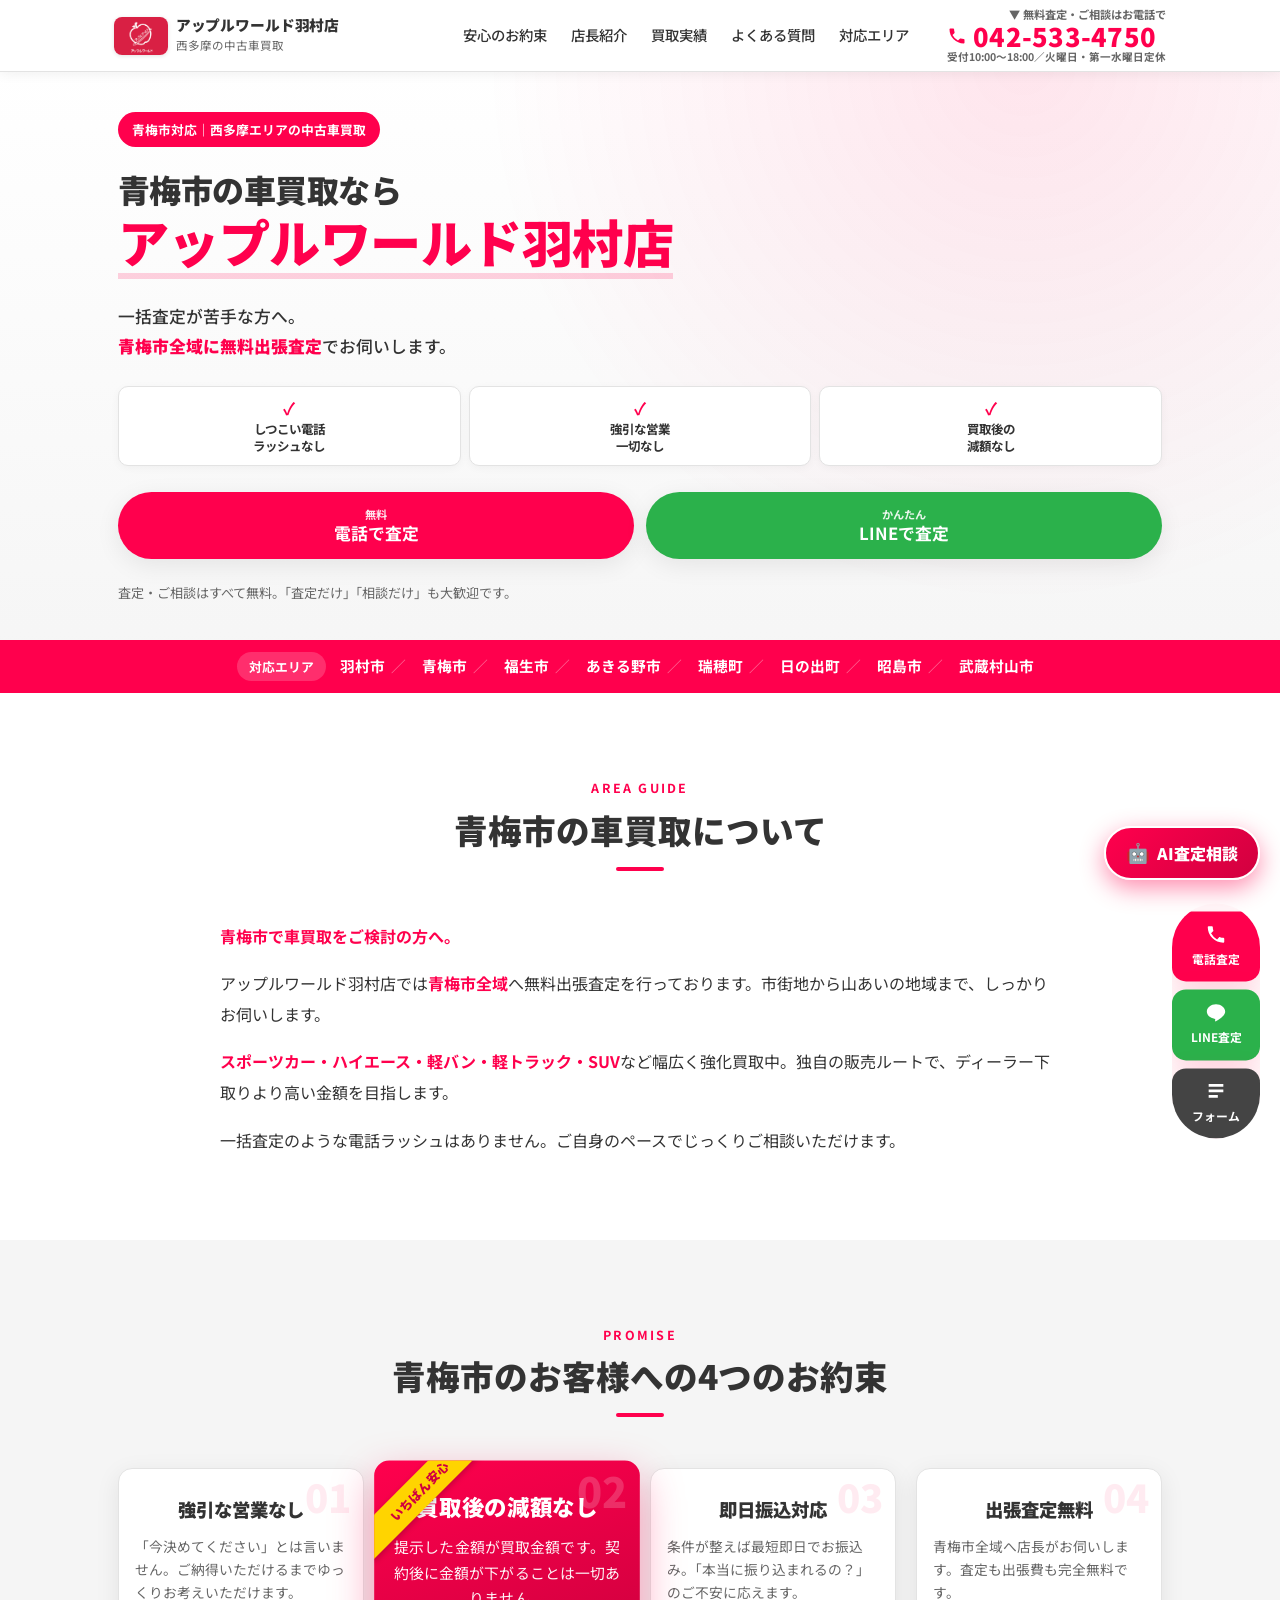
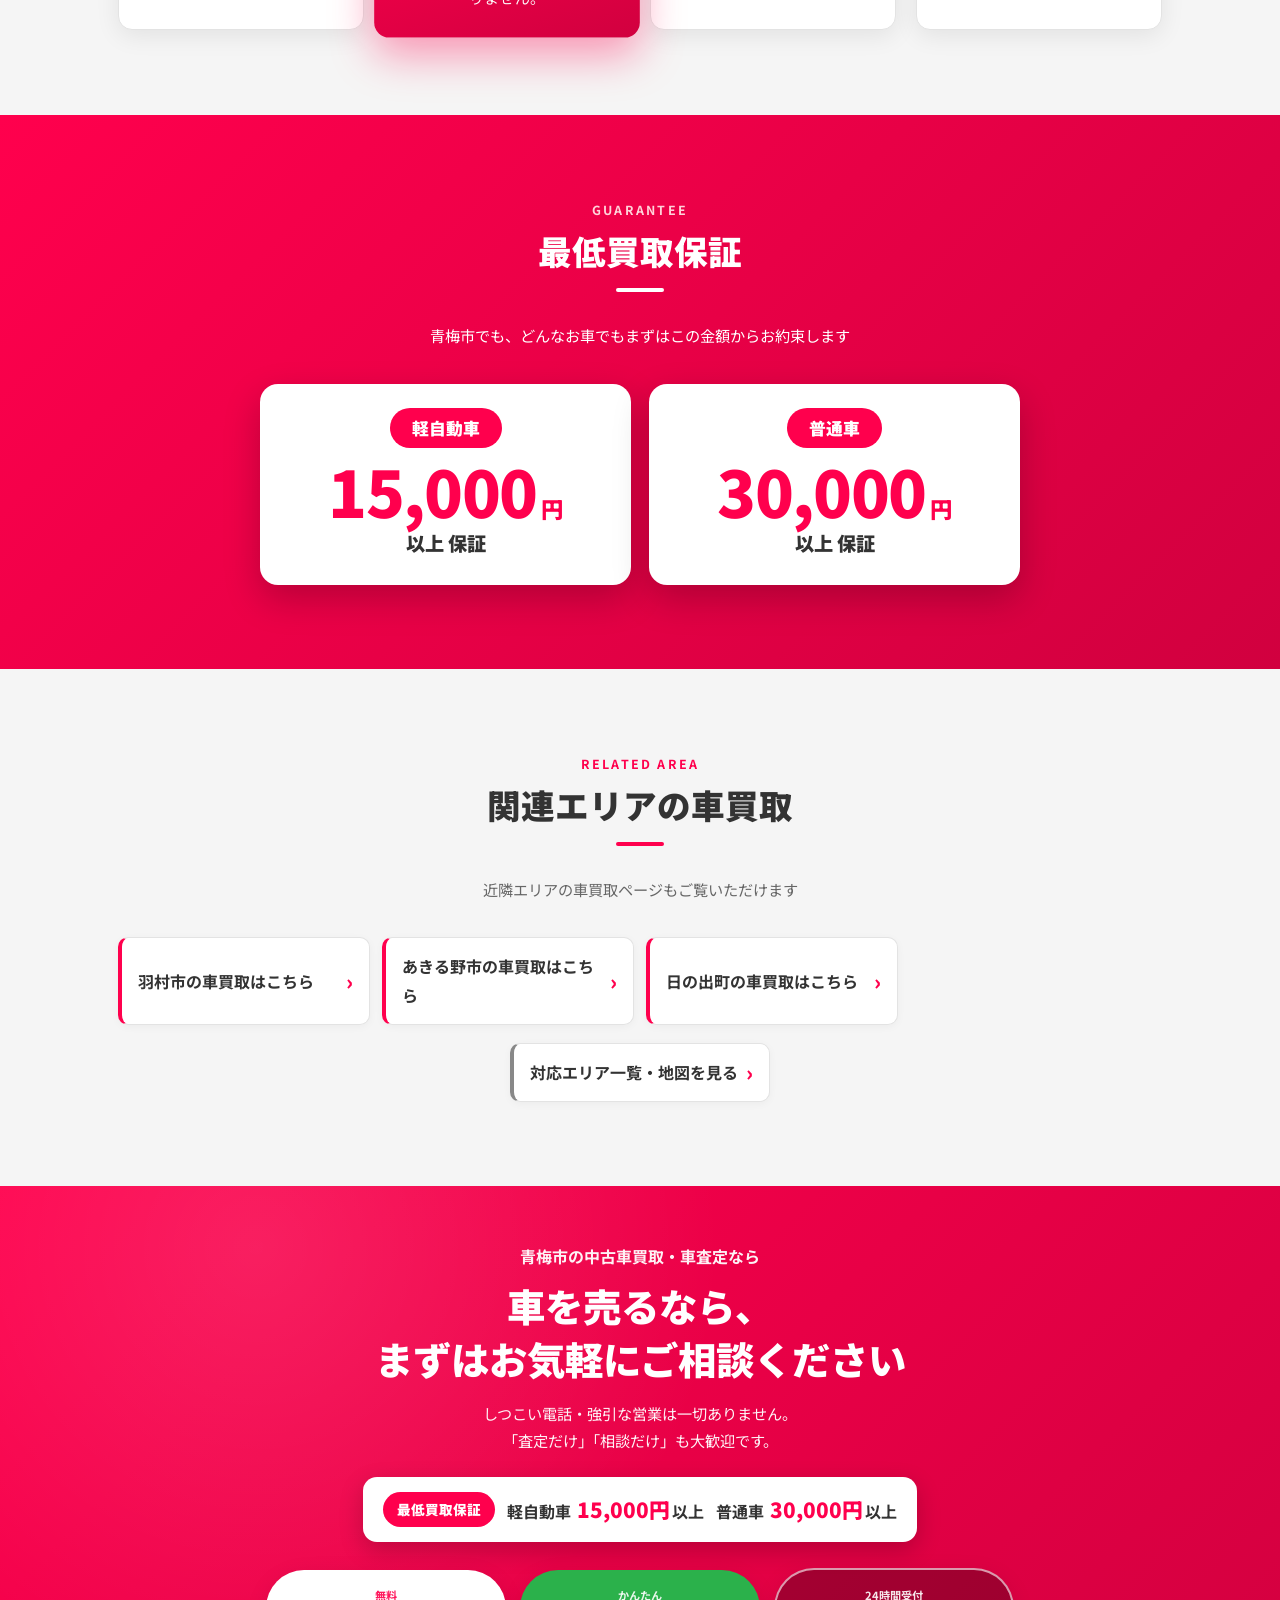
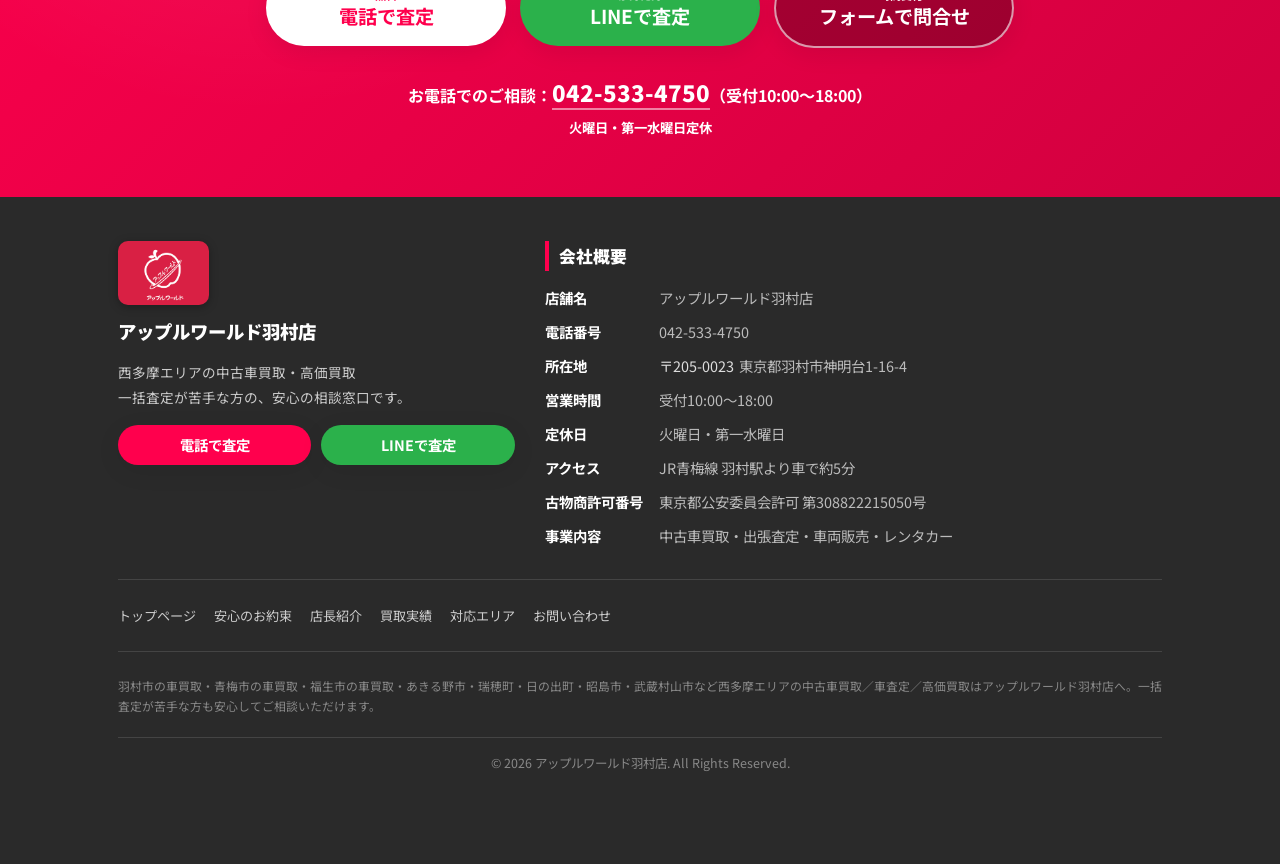
<file: ome.html>
<!DOCTYPE html>
<html lang="ja">
<head>
<meta charset="UTF-8">
<meta name="viewport" content="width=device-width, initial-scale=1.0">
<meta name="format-detection" content="telephone=no">
<meta name="theme-color" content="#ff004d">
<title>青梅市の車買取ならアップルワールド羽村店｜無料査定・高価買取</title>
<meta name="description" content="青梅市の車買取はアップルワールド羽村店へ。青梅市全域へ無料出張査定。スポーツカー・ハイエース・SUVも高価買取。一括査定不要・減額なし・即日振込。">
<meta name="keywords" content="青梅市 車買取,青梅市 車査定,青梅市 高価買取,中古車買取 青梅市,アップルワールド羽村店">
<meta name="robots" content="index,follow">
<link rel="apple-touch-icon" sizes="180x180" href="/assets/favicon/apple-touch-icon.png">
<link rel="icon" type="image/png" sizes="32x32" href="/assets/favicon/favicon-32x32.png">
<link rel="icon" type="image/png" sizes="16x16" href="/assets/favicon/favicon-16x16.png">
<link rel="icon" href="/favicon.ico">
<link rel="manifest" href="/assets/favicon/site.webmanifest">
<link rel="canonical" href="https://www.example.com/ome.html">
<meta property="og:type" content="article">
<meta property="og:url" content="https://www.example.com/ome.html">
<meta property="og:title" content="青梅市の車買取ならアップルワールド羽村店">
<meta property="og:description" content="青梅市の車買取はアップルワールド羽村店へ。青梅市全域へ無料出張査定。スポーツカー・ハイエース・SUVも高価買取。一括査定不要・減額なし・即日振込。">
<meta property="og:image" content="https://www.example.com/assets/img/ogp.jpg">
<meta property="og:locale" content="ja_JP">
<meta property="og:site_name" content="アップルワールド羽村店">
<link rel="preconnect" href="https://fonts.googleapis.com">
<link rel="preconnect" href="https://fonts.gstatic.com" crossorigin>
<link rel="preload" as="style" href="https://fonts.googleapis.com/css2?family=Noto+Sans+JP:wght@400;500;700;900&display=swap" onload="this.onload=null;this.rel='stylesheet'">
<noscript><link rel="stylesheet" href="https://fonts.googleapis.com/css2?family=Noto+Sans+JP:wght@400;500;700;900&display=swap"></noscript>
<link rel="stylesheet" href="assets/css/style.css?v=202607070729">
<script type="application/ld+json">
{
  "@context": "https://schema.org",
  "@type": ["LocalBusiness", "AutoDealer"],
  "name": "アップルワールド羽村店",
  "image": "https://www.example.com/assets/img/ogp.jpg",
  "url": "https://www.example.com/ome.html",
  "telephone": "042-533-4750",
  "description": "青梅市の車買取はアップルワールド羽村店へ。青梅市全域へ無料出張査定。スポーツカー・ハイエース・SUVも高価買取。一括査定不要・減額なし・即日振込。",
  "areaServed": "青梅市",
  "address": {"@type":"PostalAddress","streetAddress":"神明台1-16-4","addressLocality":"羽村市","addressRegion":"東京都","postalCode":"205-0023","addressCountry":"JP"},
  "openingHoursSpecification":[{"@type":"OpeningHoursSpecification","dayOfWeek":["Monday","Wednesday","Thursday","Friday","Saturday","Sunday"],"opens":"10:00","closes":"18:00"}]
}
</script>
</head>
<body>
<header class="header" id="header">
  <div class="header__inner">
    <a href="index.html" class="header__logo">
      <img src="assets/images/logo.png" alt="アップルワールド羽村店" class="header__logo-img" width="120" height="84">
      <span class="header__logo-text">
        <span class="header__logo-main">アップルワールド羽村店</span>
        <span class="header__logo-sub">西多摩の中古車買取</span>
      </span>
    </a>
    <nav class="header__nav" aria-label="メインメニュー">
      <a href="index.html#promise">安心のお約束</a>
      <a href="index.html#manager">店長紹介</a>
      <a href="index.html#results">買取実績</a>
      <a href="index.html#faq">よくある質問</a>
      <a href="index.html#area">対応エリア</a>
    </nav>
    <a href="tel:0425334750" class="header__tel">
      <span class="header__tel-label">▼ 無料査定・ご相談はお電話で</span>
      <span class="header__tel-num">
        <svg class="header__tel-ico" viewBox="0 0 24 24" width="20" height="20" aria-hidden="true"><path fill="currentColor" d="M6.6 10.8a15.6 15.6 0 006.6 6.6l2.2-2.2c.3-.3.7-.4 1-.2 1.1.4 2.4.6 3.6.6.6 0 1 .4 1 1V20c0 .6-.4 1-1 1A17 17 0 013 4c0-.6.4-1 1-1h3.5c.6 0 1 .4 1 1 0 1.3.2 2.5.6 3.6.1.4 0 .8-.3 1z"/></svg>
        042-533-4750
      </span>
      <span class="header__tel-hours">受付10:00〜18:00／火曜日・第一水曜日定休</span>
    </a>
  </div>
</header>
<main>
<section class="hero" id="hero">
  <div class="hero__bg" aria-hidden="true"></div>
  <div class="hero__inner">
    <div class="hero__copy">
      <p class="hero__badge">青梅市対応｜西多摩エリアの中古車買取</p>
      <h1 class="hero__title"><span class="hero__title-lead">青梅市の車買取なら</span><span class="hero__title-main">アップルワールド羽村店</span></h1>
      <p class="hero__sub">一括査定が苦手な方へ。<br><strong>青梅市全域に無料出張査定</strong>でお伺いします。</p>
      <ul class="hero__points">
        <li>しつこい電話<br>ラッシュなし</li>
        <li>強引な営業<br>一切なし</li>
        <li>買取後の<br>減額なし</li>
      </ul>
      <div class="hero__cta">
        <a href="tel:0425334750" class="btn btn--tel"><span class="btn__txt"><small>無料</small>電話で査定</span></a>
        <a href="https://lin.ee/SWjsV1v" target="_blank" rel="noopener" class="btn btn--line"><span class="btn__txt"><small>かんたん</small>LINEで査定</span></a>
      </div>
      <p class="hero__note">査定・ご相談はすべて無料。「査定だけ」「相談だけ」も大歓迎です。</p>
    </div>
  </div>
  <div class="hero__area">
    <span class="hero__area-label">対応エリア</span>
    <ul class="hero__area-list"><li>羽村市</li><li>青梅市</li><li>福生市</li><li>あきる野市</li><li>瑞穂町</li><li>日の出町</li><li>昭島市</li><li>武蔵村山市</li></ul>
  </div>
</section>

<section class="section">
  <div class="container">
    <header class="section__head">
      <p class="section__en">AREA GUIDE</p>
      <h2 class="section__title">青梅市の<br class="sp-only">車買取について</h2>
    </header>
    <div class="region-intro">
      <p class="region-lead">青梅市で車買取をご検討の方へ。</p>
      <p>アップルワールド羽村店では<strong>青梅市全域</strong>へ無料出張査定を行っております。市街地から山あいの地域まで、しっかりお伺いします。</p>
      <p><strong>スポーツカー・ハイエース・軽バン・軽トラック・SUV</strong>など幅広く強化買取中。独自の販売ルートで、ディーラー下取りより高い金額を目指します。</p>
      <p>一括査定のような電話ラッシュはありません。ご自身のペースでじっくりご相談いただけます。</p>
    </div>
  </div>
</section>

<section class="promise section section--gray">
  <div class="container">
    <header class="section__head">
      <p class="section__en">PROMISE</p>
      <h2 class="section__title">青梅市のお客様への<br class="sp-only">4つのお約束</h2>
    </header>
    <ul class="promise__list">
      <li class="promise__card"><span class="promise__no">01</span><h3 class="promise__title">強引な営業なし</h3><p>「今決めてください」とは言いません。ご納得いただけるまでゆっくりお考えいただけます。</p></li>
      <li class="promise__card promise__card--featured"><span class="promise__ribbon">いちばん安心</span><span class="promise__no">02</span><h3 class="promise__title">買取後の減額なし</h3><p>提示した金額が買取金額です。契約後に金額が下がることは一切ありません。</p></li>
      <li class="promise__card"><span class="promise__no">03</span><h3 class="promise__title">即日振込対応</h3><p>条件が整えば最短即日でお振込み。「本当に振り込まれるの？」のご不安に応えます。</p></li>
      <li class="promise__card"><span class="promise__no">04</span><h3 class="promise__title">出張査定無料</h3><p>青梅市全域へ店長がお伺いします。査定も出張費も完全無料です。</p></li>
    </ul>
  </div>
</section>

<section class="guarantee section">
  <div class="container">
    <header class="section__head section__head--light">
      <p class="section__en">GUARANTEE</p>
      <h2 class="section__title">最低買取保証</h2>
      <p class="section__desc">青梅市でも、どんなお車でもまずはこの金額からお約束します</p>
    </header>
    <div class="guarantee__cards">
      <div class="guarantee__card"><p class="guarantee__type">軽自動車</p><p class="guarantee__price"><span class="guarantee__num">15,000</span><span class="guarantee__unit">円</span></p><p class="guarantee__plus">以上 保証</p></div>
      <div class="guarantee__card"><p class="guarantee__type">普通車</p><p class="guarantee__price"><span class="guarantee__num">30,000</span><span class="guarantee__unit">円</span></p><p class="guarantee__plus">以上 保証</p></div>
    </div>
  </div>
</section>

<section class="section section--gray">
  <div class="container">
    <header class="section__head">
      <p class="section__en">RELATED AREA</p>
      <h2 class="section__title">関連エリアの車買取</h2>
      <p class="section__desc">近隣エリアの車買取ページもご覧いただけます</p>
    </header>
    <div class="arealinks">
      <a class="arealink" href="hamura.html">羽村市の車買取はこちら</a>
      <a class="arealink" href="akiruno.html">あきる野市の車買取はこちら</a>
      <a class="arealink" href="hinode.html">日の出町の車買取はこちら</a>
    </div>
    <p style="text-align:center;margin-top:18px"><a href="index.html#area" class="arealink" style="display:inline-flex;border-left-color:#888">対応エリア一覧・地図を見る</a></p>
  </div>
</section>

<section class="cta-final" id="contact">
  <div class="container">
    <p class="cta-final__lead">青梅市の中古車買取・車査定なら</p>
    <h2 class="cta-final__title">車を売るなら、<br>まずはお気軽に<br class="sp-only">ご相談ください</h2>
    <p class="cta-final__desc">しつこい電話・強引な営業は一切ありません。<br>「査定だけ」「相談だけ」も大歓迎です。</p>
    <div class="cta-final__guarantee">
      <span class="cta-final__guarantee-head">最低買取保証</span>
      <span class="cta-final__guarantee-item">軽自動車 <strong>15,000円</strong>以上</span>
      <span class="cta-final__guarantee-item">普通車 <strong>30,000円</strong>以上</span>
    </div>
    <div class="cta-final__btns">
      <a href="tel:0425334750" class="btn btn--tel btn--lg"><span class="btn__txt"><small>無料</small>電話で査定</span></a>
        <a href="https://lin.ee/SWjsV1v" target="_blank" rel="noopener" class="btn btn--line btn--lg"><span class="btn__txt"><small>かんたん</small>LINEで査定</span></a>
      <a href="index.html#form" class="btn btn--form btn--lg"><span class="btn__txt"><small>24時間受付</small>フォームで問合せ</span></a>
    </div>
    <p class="cta-final__tel">お電話でのご相談：<a href="tel:0425334750">042-533-4750</a>（受付10:00〜18:00）<br><small>火曜日・第一水曜日定休</small></p>
  </div>
</section>
</main>
<footer class="footer" id="footer">
  <div class="container">
    <div class="footer__grid">
      <div class="footer__brand">
        <p class="footer__logo"><img src="assets/images/logo.png" alt="アップルワールド羽村店" class="footer__logo-img" width="200" height="140"></p>
        <p class="footer__brandname">アップルワールド羽村店</p>
        <p class="footer__catch">西多摩エリアの中古車買取・高価買取<br>一括査定が苦手な方の、安心の相談窓口です。</p>
        <div class="footer__cta">
          <a href="tel:0425334750" class="btn btn--tel btn--sm">電話で査定</a>
          <a href="https://lin.ee/SWjsV1v" class="btn btn--line btn--sm" target="_blank" rel="noopener">LINEで査定</a>
        </div>
      </div>
      <div class="footer__info">
        <h3>会社概要</h3>
        <dl class="footer__dl">
          <dt>店舗名</dt><dd>アップルワールド羽村店</dd>
          <dt>電話番号</dt><dd><a href="tel:0425334750">042-533-4750</a></dd>
          <dt>所在地</dt><dd><span class="footer__zip">〒205-0023</span>東京都羽村市神明台1-16-4</dd>
          <dt>営業時間</dt><dd>受付10:00〜18:00</dd>
          <dt>定休日</dt><dd>火曜日・第一水曜日</dd>
          <dt>アクセス</dt><dd>JR青梅線 羽村駅より車で約5分</dd>
          <dt>古物商許可番号</dt><dd>東京都公安委員会許可 第308822215050号</dd>
          <dt>事業内容</dt><dd>中古車買取・出張査定・車両販売・レンタカー</dd>
        </dl>
      </div>
    </div>
    <nav class="footer__nav" aria-label="フッターメニュー">
      <a href="index.html">トップページ</a>
      <a href="index.html#promise">安心のお約束</a>
      <a href="index.html#manager">店長紹介</a>
      <a href="index.html#results">買取実績</a>
      <a href="index.html#area">対応エリア</a>
      <a href="index.html#form">お問い合わせ</a>
    </nav>
    <p class="footer__seo">羽村市の車買取・青梅市の車買取・福生市の車買取・あきる野市・瑞穂町・日の出町・昭島市・武蔵村山市など西多摩エリアの中古車買取／車査定／高価買取はアップルワールド羽村店へ。一括査定が苦手な方も安心してご相談いただけます。</p>
    <p class="footer__copy">&copy; 2026 アップルワールド羽村店. All Rights Reserved.</p>
  </div>
</footer>
<div class="floating" id="floating" aria-label="お問い合わせ">
  <a href="tel:0425334750" class="floating__btn floating__btn--tel">
    <svg viewBox="0 0 24 24" width="22" height="22" aria-hidden="true"><path fill="currentColor" d="M6.6 10.8a15.6 15.6 0 006.6 6.6l2.2-2.2c.3-.3.7-.4 1-.2 1.1.4 2.4.6 3.6.6.6 0 1 .4 1 1V20c0 .6-.4 1-1 1A17 17 0 013 4c0-.6.4-1 1-1h3.5c.6 0 1 .4 1 1 0 1.3.2 2.5.6 3.6.1.4 0 .8-.3 1z"/></svg>
  <span>電話査定</span>
  </a>
  <a href="https://lin.ee/SWjsV1v" class="floating__btn floating__btn--line" target="_blank" rel="noopener">
    <svg viewBox="0 0 24 24" width="22" height="22" aria-hidden="true"><path fill="currentColor" d="M12 3C6.5 3 2 6.6 2 11c0 3.9 3.5 7.2 8.3 7.8.3.1.7.2.8.5.1.3.1.7 0 1l-.1.8c0 .3-.2 1 .9.5 1.1-.5 5.7-3.4 7.8-5.8C21.2 14.4 22 12.8 22 11c0-4.4-4.5-8-10-8z"/></svg>
  <span>LINE査定</span>
  </a>
  <a href="index.html#form" class="floating__btn floating__btn--form">
    <svg viewBox="0 0 24 24" width="22" height="22" aria-hidden="true"><path fill="currentColor" d="M4 4h16v3H4zm0 6h16v3H4zm0 6h10v3H4z"/></svg>
  <span>フォーム</span>
  </a>
</div>
<button class="ai-fab" id="aiFab" type="button" aria-haspopup="dialog" aria-controls="aiChat" aria-label="AI査定相談を開く">
  <span class="ai-fab__emoji" aria-hidden="true">🤖</span>
  <span class="ai-fab__txt">AI査定相談</span>
</button>
<div class="ai-overlay" id="aiOverlay" hidden></div>
<section class="ai-chat" id="aiChat" role="dialog" aria-modal="true" aria-labelledby="aiChatTitle" hidden>
  <header class="ai-chat__header">
    <p class="ai-chat__title" id="aiChatTitle"><span class="ai-chat__ava" aria-hidden="true">🤖</span>AI無料査定相談</p>
    <button class="ai-chat__close" id="aiClose" type="button" aria-label="閉じる">×</button>
  </header>
  <div class="ai-chat__progress" id="aiProgress" hidden><span class="ai-chat__progress-bar" id="aiProgressBar"></span></div>
  <div class="ai-chat__body" id="aiBody" aria-live="polite"></div>
  <div class="ai-chat__inputarea" id="aiInputArea"></div>
</section>
<div class="ai-admin" id="aiAdmin" hidden>
  <div class="ai-admin__box">
    <p class="ai-admin__title">AI査定相談｜保存データ</p>
    <p class="ai-admin__count" id="aiAdminCount">0 件</p>
    <div class="ai-admin__btns">
      <button type="button" id="aiAdminCsv" class="ai-admin__btn ai-admin__btn--main">CSVダウンロード</button>
      <button type="button" id="aiAdminClear" class="ai-admin__btn">データ全削除</button>
      <button type="button" id="aiAdminClose" class="ai-admin__btn">閉じる</button>
    </div>
    <p class="ai-admin__note">※ データはこの端末のブラウザ内（localStorage）に保存されます。</p>
  </div>
</div>
<script src="assets/js/main.js?v=202607070729" defer></script>
</body>
</html>
</file>
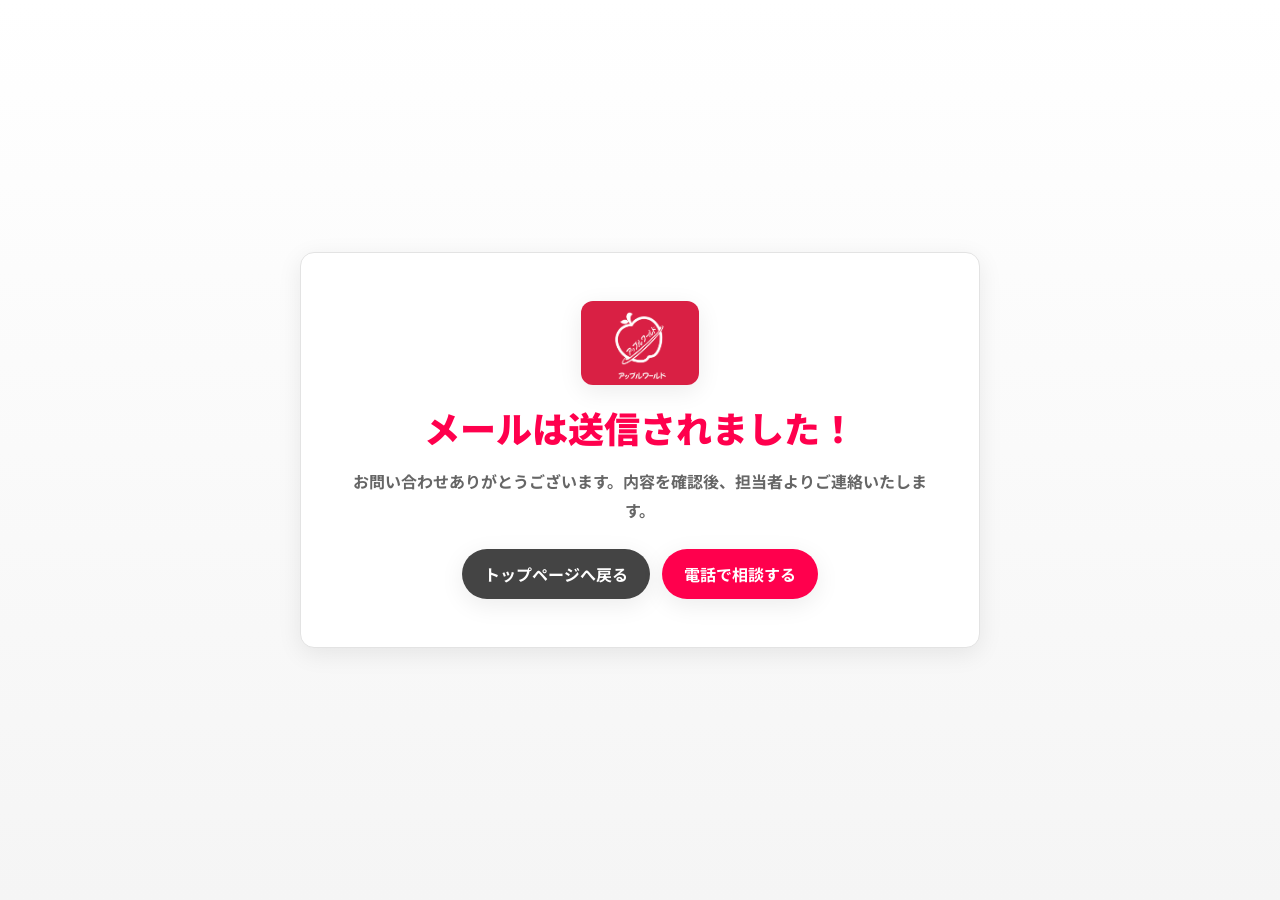
<file: thanks.html>
<!DOCTYPE html>
<html lang="ja">
<head>
<meta charset="UTF-8">
<meta name="viewport" content="width=device-width, initial-scale=1.0">
<meta name="robots" content="noindex,follow">
<meta name="theme-color" content="#ff004d">
<title>メール送信完了｜アップルワールド羽村店</title>
<link rel="preconnect" href="https://fonts.googleapis.com">
<link rel="preconnect" href="https://fonts.gstatic.com" crossorigin>
<link rel="stylesheet" href="https://fonts.googleapis.com/css2?family=Noto+Sans+JP:wght@400;500;700;900&display=swap">
<link rel="stylesheet" href="assets/css/style.css">
<style>
body{padding-top:0;background:#f5f5f5}
.thanks{min-height:100vh;display:grid;place-items:center;padding:40px 18px;background:linear-gradient(180deg,#fff 0%,#f5f5f5 100%)}
.thanks__box{width:100%;max-width:680px;background:#fff;border:1px solid #e3e3e3;border-radius:14px;padding:36px 22px;text-align:center;box-shadow:0 6px 24px rgba(0,0,0,.08)}
.thanks__logo{height:84px;width:auto;margin:0 auto 16px;border-radius:12px;box-shadow:0 6px 24px rgba(0,0,0,.08)}
.thanks__title{font-size:1.75rem;font-weight:900;line-height:1.45;color:#ff004d;margin-bottom:14px}
.thanks__text{color:#666;font-weight:700;margin-bottom:24px}
.thanks__actions{display:flex;flex-direction:column;gap:12px;align-items:center}.thanks__actions .btn{width:100%;max-width:340px}
@media(min-width:768px){.thanks__box{padding:48px}.thanks__title{font-size:2.25rem}.thanks__actions{flex-direction:row;justify-content:center}.thanks__actions .btn{width:auto}}
</style>
</head>
<body>
<main class="thanks">
  <section class="thanks__box" aria-labelledby="thanks-title">
    <img src="assets/images/logo.png" alt="アップルワールド羽村店" class="thanks__logo" width="220" height="154">
    <h1 class="thanks__title" id="thanks-title">メールは送信されました！</h1>
    <p class="thanks__text">お問い合わせありがとうございます。内容を確認後、担当者よりご連絡いたします。</p>
    <div class="thanks__actions">
      <a href="./" class="btn btn--form">トップページへ戻る</a>
      <a href="tel:0425334750" class="btn btn--tel">電話で相談する</a>
    </div>
  </section>
</main>
</body>
</html>
</file>
<file: assets/css/style.css>
/* =========================================================
   アップルワールド羽村店 LP
   メイン #ff004d / サブ #fff / アクセント #f5f5f5 / 文字 #333
   モバイルファースト設計
   ========================================================= */

:root{
  /* メインカラー：ロゴ（アップルワールド）のピンク */
  --red:#ff004d;
  --red-dark:#d1003f;
  --white:#ffffff;
  --gray:#f5f5f5;
  --gray-line:#e3e3e3;
  --text:#333333;
  --text-light:#666;
  --line:#2bb14b;          /* LINEブランド色 */
  --line-dark:#1f9a3d;
  --shadow:0 6px 24px rgba(0,0,0,.08);
  --shadow-strong:0 10px 30px rgba(255,0,77,.18);
  --radius:14px;
  --maxw:1080px;
}

*{box-sizing:border-box;margin:0;padding:0}

[hidden]{display:none!important}

html{scroll-behavior:smooth}

body{
  font-family:"Noto Sans JP","Hiragino Sans","Hiragino Kaku Gothic ProN",Meiryo,sans-serif;
  color:var(--text);
  background:var(--white);
  line-height:1.8;
  font-size:16px;
  -webkit-font-smoothing:antialiased;
  text-size-adjust:100%;
  overflow-x:hidden;
}

img{max-width:100%;display:block}
a{color:inherit;text-decoration:none}
ul,ol{list-style:none}

/* スクロール時、固定ヘッダーぶんの余白を確保 */
section[id]{scroll-margin-top:64px}

/* ---- 汎用レイアウト ---- */
.container{width:100%;max-width:var(--maxw);margin:0 auto;padding:0 18px}
.container--narrow{max-width:760px}
.section{padding:56px 0}
.section--gray{background:var(--gray)}

.sp-only{display:inline}
@media(min-width:768px){.sp-only{display:none}}

/* ---- セクション見出し ---- */
.section__head{text-align:center;margin-bottom:34px}
.section__en{
  color:var(--red);font-weight:700;letter-spacing:.18em;font-size:.78rem;
  margin-bottom:6px;
}
.section__title{
  font-size:1.55rem;font-weight:900;line-height:1.4;
  position:relative;padding-bottom:16px;
}
.section__title::after{
  content:"";display:block;width:48px;height:4px;border-radius:2px;
  background:var(--red);margin:14px auto 0;
}
.section__desc{margin-top:14px;color:var(--text-light);font-size:.95rem}
.section__head--light .section__title,
.section__head--light .section__desc{color:var(--white)}
.section__head--light .section__en{color:#ffd2d9}
.section__head--light .section__title::after{background:var(--white)}

@media(min-width:768px){
  .section{padding:84px 0}
  .section__title{font-size:2.1rem}
}

/* =========================================================
   ボタン
   ========================================================= */
.btn{
  position:relative;overflow:hidden;
  display:inline-flex;align-items:center;justify-content:center;gap:8px;
  font-weight:700;border-radius:999px;padding:15px 22px;
  text-align:center;line-height:1.25;
  transition:transform .2s ease,box-shadow .2s ease,background .2s ease;
  box-shadow:var(--shadow);cursor:pointer;border:none;
}
/* ホバーで浮き上がり＋拡大。光沢が横切るアニメーション */
.btn::after{
  content:"";position:absolute;top:0;left:-130%;width:60%;height:100%;
  background:linear-gradient(120deg,transparent,rgba(255,255,255,.45),transparent);
  transform:skewX(-20deg);transition:left .55s ease;pointer-events:none;
}
.btn:hover{transform:translateY(-3px) scale(1.03);box-shadow:var(--shadow-strong)}
.btn:hover::after{left:130%}
.btn:active{transform:translateY(-1px) scale(1)}
.btn__icon{display:inline-flex;flex:0 0 auto}
.btn__txt{display:flex;flex-direction:column;font-size:1.05rem}
.btn__txt small{font-size:.7rem;font-weight:700;opacity:.9;line-height:1.4}

.btn--tel{background:var(--red);color:#fff}
.btn--tel:hover{background:var(--red-dark)}
.btn--line{background:var(--line);color:#fff}
.btn--line:hover{background:var(--line-dark)}
.btn--form{background:#444;color:#fff}
.btn--form:hover{background:#222}

/* 主要CTAをゆっくり脈動させ視線を誘導（動き抑制設定では停止） */
@keyframes ctaPulse{
  0%,100%{box-shadow:0 6px 24px rgba(255,0,77,.25)}
  50%{box-shadow:0 6px 30px rgba(255,0,77,.55)}
}
.btn--lg.btn--tel{animation:ctaPulse 2.2s ease-in-out infinite}

.btn--sm{padding:11px 18px;font-size:.9rem}
.btn--sm .btn__txt{font-size:.92rem}
.btn--lg{padding:18px 26px;width:100%;max-width:420px}
.btn--lg .btn__txt{font-size:1.2rem}

/* =========================================================
   ヘッダー
   ========================================================= */
/* ヘッダー固定ぶんの本文オフセット */
body{padding-top:58px}
@media(min-width:900px){body{padding-top:64px}}

.header{
  position:fixed;top:0;left:0;right:0;z-index:100;background:rgba(255,255,255,.97);
  backdrop-filter:saturate(180%) blur(8px);
  border-bottom:1px solid var(--gray-line);
  box-shadow:0 2px 12px rgba(0,0,0,.06);
}
.header__inner{
  max-width:var(--maxw);margin:0 auto;padding:8px 14px;
  display:flex;align-items:center;justify-content:space-between;gap:12px;
}
.header__logo{display:flex;align-items:center;gap:8px;min-width:0}
.header__logo-img{
  height:38px;width:auto;border-radius:8px;flex:0 0 auto;display:block;
  box-shadow:0 1px 4px rgba(0,0,0,.12);
}
.header__logo-mark{
  width:34px;height:34px;border-radius:8px;background:var(--red);color:#fff;
  display:grid;place-items:center;font-weight:900;font-size:1.2rem;flex:0 0 auto;
}
.header__logo-text{min-width:0}
/* 店舗名が長いため折り返さず1行で表示（ヘッダー高さを維持）*/
.header__logo-main{
  font-weight:900;font-size:.92rem;display:block;line-height:1.25;
  white-space:nowrap;letter-spacing:-.01em;
}
.header__logo-sub{font-size:.64rem;color:var(--text-light);display:block;white-space:nowrap}
.header__nav{display:none}
.header__tel{display:none;flex-direction:column;text-align:right;line-height:1.15}
.header__tel-label{font-size:.7rem;color:var(--text-light);font-weight:700}
.header__tel-num{
  font-weight:900;font-size:1.6rem;color:var(--red);
  display:inline-flex;align-items:center;gap:6px;letter-spacing:.01em;
}
.header__tel-ico{flex:0 0 auto}
.header__tel-hours{font-size:.66rem;color:var(--text-light);font-weight:700;margin-top:1px}

@media(min-width:900px){
  .header__nav{display:flex;gap:20px;margin-left:auto;margin-right:24px;font-size:.9rem;font-weight:500}
  .header__nav a{padding:6px 2px;border-bottom:2px solid transparent;transition:.15s}
  .header__nav a:hover{color:var(--red);border-color:var(--red)}
  .header__tel{display:flex}
  .header__logo-sub{font-size:.72rem}
}

/* =========================================================
   ファーストビュー
   ========================================================= */
.hero{position:relative;overflow:hidden;background:var(--gray)}
.hero__bg{
  position:absolute;inset:0;z-index:0;
  background:
    radial-gradient(circle at 80% 0%,rgba(255,0,77,.10),transparent 45%),
    linear-gradient(180deg,#fff 0%,var(--gray) 100%);
}
.hero__inner{
  position:relative;z-index:1;max-width:var(--maxw);margin:0 auto;
  padding:26px 18px 18px;
  display:flex;flex-direction:column;gap:22px;
}
.hero__badge{
  display:inline-block;align-self:flex-start;
  background:var(--red);color:#fff;font-weight:700;font-size:.8rem;
  padding:6px 14px;border-radius:999px;
}
.hero__title{font-size:2.4rem;font-weight:900;line-height:1.25;letter-spacing:-.01em}
.hero__title-lead{display:block;font-size:1.5rem;color:var(--text)}
.hero__title-main{
  display:inline-block;color:var(--red);
  border-bottom:6px solid rgba(255,0,77,.18);
}
.hero__sub{font-size:1.05rem;font-weight:500;color:var(--text)}
.hero__sub strong{color:var(--red);font-weight:900}

/* 店長対応コピー */
.hero__manager-lead{
  display:flex;align-items:center;flex-wrap:wrap;gap:8px;
  font-size:1rem;font-weight:700;color:var(--text);
}
.hero__manager-tag{
  background:var(--text);color:#fff;font-size:.78rem;font-weight:700;
  padding:4px 12px;border-radius:999px;
}

/* Google口コミ高評価 */
.hero__google{
  display:inline-flex;align-items:center;gap:8px;align-self:flex-start;
  background:#fff;border:1px solid var(--gray-line);border-radius:999px;
  padding:8px 16px;box-shadow:0 2px 10px rgba(0,0,0,.06);
}
.hero__google-logo{display:inline-flex;flex:0 0 auto}
.hero__google-stars{color:#f5a623;letter-spacing:1px;font-size:1rem}
.hero__google-score{font-weight:900;font-size:1.15rem;color:var(--text)}
.hero__google-txt{font-size:.8rem;color:var(--text-light);font-weight:700}

/* 大型電話番号 */
.hero__bigtel{
  display:flex;flex-direction:column;align-items:center;gap:2px;
  background:#fff;border:2px solid var(--red);border-radius:14px;
  padding:12px 14px;box-shadow:var(--shadow);
}
.hero__bigtel-label{font-size:.78rem;font-weight:700;color:var(--text)}
.hero__bigtel-num{
  display:inline-flex;align-items:center;gap:8px;
  color:var(--red);font-weight:900;font-size:2.1rem;line-height:1.1;letter-spacing:.01em;
}
.hero__bigtel-num svg{flex:0 0 auto}

/* 最低買取保証バッジ */
.hero__guarantee{
  display:flex;flex-wrap:wrap;align-items:center;gap:8px 10px;
  background:#fff6f7;border:1px dashed var(--red);border-radius:12px;padding:12px 14px;
}
.hero__guarantee-head{
  background:var(--red);color:#fff;font-weight:900;font-size:.82rem;
  padding:4px 12px;border-radius:999px;
}
.hero__guarantee-item{font-size:.92rem;font-weight:700;color:var(--text)}
.hero__guarantee-item strong{color:var(--red);font-size:1.15rem;font-weight:900;margin:0 2px}

.hero__points{display:flex;gap:8px;margin-top:2px}
.hero__points li{
  flex:1;background:#fff;border:1px solid var(--gray-line);border-radius:10px;
  text-align:center;padding:10px 4px;font-size:.78rem;font-weight:700;line-height:1.35;
  box-shadow:0 2px 8px rgba(0,0,0,.04);position:relative;
}
.hero__points li::before{
  content:"✓";display:block;color:var(--red);font-size:1.05rem;margin-bottom:2px;
}

.hero__cta{display:flex;flex-direction:column;gap:12px;margin-top:4px}
.hero__cta .btn{width:100%}
.hero__note{font-size:.82rem;color:var(--text-light);text-align:center}

/* 店長写真 */
.hero__photo{position:relative}
.hero__photo-img{
  width:100%;aspect-ratio:4/3;border-radius:var(--radius);overflow:hidden;
  background:
    linear-gradient(135deg,#d8dde3,#eef1f4);
  display:grid;place-items:center;color:#9aa3ad;border:1px solid var(--gray-line);
  box-shadow:var(--shadow);
}
.photo-placeholder__label{text-align:center;font-weight:700;font-size:1rem;line-height:1.5}
.photo-placeholder__label small{font-size:.78rem;font-weight:500}

/* 写真差し替え構造：実画像を置くとプレースホルダーを覆って表示。
   画像が無い（onerrorで除去）場合は背景のプレースホルダーが残る。 */
.photo-frame{position:relative}
.photo-frame__img{
  position:absolute;inset:0;width:100%;height:100%;object-fit:cover;
  border-radius:inherit;z-index:1;object-position:center 30%;
}
/* 看板前写真（縦長）：右の人物の顔と左の看板を両立。頭が切れないよう上寄り */
.photo-frame__img--main{object-position:center 22%}
@media(min-width:768px){.photo-frame__img--main{object-position:center 28%}}
/* 車に手を添える写真（横長）：人物（左）と車（右）が切れないよう中央 */
.photo-frame__img--car{object-position:center center}
.hero__photo-cap{
  position:absolute;left:12px;bottom:12px;
  background:rgba(255,255,255,.94);border-radius:10px;padding:8px 14px;
  box-shadow:var(--shadow);
}
.hero__photo-name{font-weight:900;font-size:1rem;display:block}
.hero__photo-role{font-size:.74rem;color:var(--red);font-weight:700}

/* 対応エリア帯 */
.hero__area{
  position:relative;z-index:1;background:var(--red);color:#fff;
  padding:12px 18px;display:flex;align-items:center;gap:10px;flex-wrap:wrap;
  justify-content:center;
}
.hero__area-label{
  font-weight:700;font-size:.8rem;background:rgba(255,255,255,.18);
  padding:3px 12px;border-radius:999px;
}
.hero__area-list{display:flex;gap:8px;flex-wrap:wrap;justify-content:center}
.hero__area-list li{font-weight:700;font-size:.92rem;position:relative;padding:0 4px}
.hero__area-list li::after{content:"／";opacity:.4;margin-left:6px}
.hero__area-list li:last-child::after{content:""}

@media(min-width:768px){
  .hero__inner{
    flex-direction:row;align-items:center;gap:40px;
    padding:48px 18px 36px;
  }
  .hero__copy{flex:1;display:flex;flex-direction:column;gap:22px}
  .hero__photo{flex:0 0 42%;max-width:440px}
  .hero__photo-img{aspect-ratio:4/5}
  .hero__title{font-size:3.2rem}
  .hero__title-lead{font-size:2rem}
  .hero__cta{flex-direction:row}
  .hero__cta .btn{flex:1}
  .hero__note{text-align:left}
}

/* =========================================================
   セクション1：お悩み
   ========================================================= */
.worry__list{display:flex;flex-direction:column;gap:12px;max-width:680px;margin:0 auto}
.worry__item{
  display:flex;align-items:center;gap:16px;
  background:#fff;border:1px solid var(--gray-line);border-left:5px solid var(--red);
  border-radius:12px;padding:16px 18px;box-shadow:0 2px 10px rgba(0,0,0,.04);
}
.worry__icon{
  flex:0 0 auto;width:54px;height:54px;border-radius:50%;
  background:var(--gray);color:var(--red);display:grid;place-items:center;
}
.worry__item p{font-size:1rem;font-weight:500}
.worry__item strong{color:var(--red);font-weight:900}
.worry__lead{
  text-align:center;font-size:1.15rem;font-weight:700;margin-top:30px;line-height:1.6;
}
.worry__lead strong{color:var(--red);font-size:1.3rem}
.worry__arrow{
  width:0;height:0;margin:18px auto 0;
  border-left:24px solid transparent;border-right:24px solid transparent;
  border-top:24px solid var(--red);
}
@media(min-width:768px){
  .worry__list{display:grid;grid-template-columns:1fr 1fr;gap:16px;max-width:820px}
  .worry__item:last-child{grid-column:1/-1;max-width:50%;margin:0 auto}
}

/* =========================================================
   セクション2：4つのお約束
   ========================================================= */
.promise__list{display:grid;grid-template-columns:1fr 1fr;gap:14px}
.promise__card{
  background:#fff;border-radius:var(--radius);padding:24px 16px;text-align:center;
  box-shadow:var(--shadow);position:relative;border:1px solid var(--gray-line);
  overflow:hidden;
}
.promise__no{
  position:absolute;top:8px;right:12px;font-size:2.4rem;font-weight:900;
  color:rgba(255,0,77,.08);line-height:1;
}
.promise__icon{
  display:inline-grid;place-items:center;width:72px;height:72px;border-radius:50%;
  background:var(--red);color:#fff;margin-bottom:14px;
}
.promise__title{font-size:1.1rem;font-weight:900;margin-bottom:8px}
.promise__card p{font-size:.86rem;color:var(--text-light);text-align:left;line-height:1.7}

/* 「買取後の減額なし」を最も目立たせる強調カード */
.promise__card--featured{
  background:linear-gradient(160deg,var(--red),var(--red-dark));
  border:none;color:#fff;transform:scale(1.04);z-index:2;
  box-shadow:0 16px 40px rgba(255,0,77,.4);
  grid-column:1/-1;
}
.promise__card--featured .promise__no{color:rgba(255,255,255,.18)}
.promise__card--featured .promise__icon{background:#fff;color:var(--red)}
.promise__card--featured .promise__title{color:#fff;font-size:1.4rem}
.promise__card--featured p{color:rgba(255,255,255,.95);text-align:center}
.promise__ribbon{
  position:absolute;top:14px;left:-34px;transform:rotate(-45deg);
  background:#ffd400;color:var(--red-dark);font-weight:900;font-size:.72rem;
  padding:4px 40px;box-shadow:0 2px 6px rgba(0,0,0,.2);
}

@media(min-width:768px){
  .promise__list{grid-template-columns:repeat(4,1fr);gap:20px;align-items:center}
  .promise__title{font-size:1.15rem}
  .promise__card--featured{grid-column:auto;transform:scale(1.08)}
  .promise__card--featured .promise__title{font-size:1.3rem}
}

/* =========================================================
   セクション3：店長紹介
   ========================================================= */
.manager__body{display:flex;flex-direction:column;gap:26px}
.manager__photo{position:relative}
.manager__photo-img{
  width:100%;aspect-ratio:4/3;border-radius:var(--radius);overflow:hidden;
  background:linear-gradient(135deg,#d8dde3,#eef1f4);
  display:grid;place-items:center;color:#9aa3ad;border:1px solid var(--gray-line);
  box-shadow:var(--shadow);
}
.manager__tags{display:flex;flex-wrap:wrap;gap:8px;margin-top:14px;justify-content:center}
.manager__tags li{
  background:var(--red);color:#fff;font-weight:700;font-size:.82rem;
  padding:6px 14px;border-radius:999px;
}
.manager__lead{font-size:1.12rem;font-weight:700;color:var(--red);line-height:1.7;margin-bottom:14px}
.manager__text>p{margin-bottom:14px}
.manager__text strong{color:var(--red);font-weight:700}
.manager__profile{
  background:var(--gray);border-radius:var(--radius);padding:20px;margin-top:8px;
}
.manager__profile p{margin-bottom:12px;font-size:.95rem}
.manager__profile p:last-child{margin-bottom:0}
.manager__sign{text-align:right;font-weight:700;margin-top:6px}
.manager__sign span{font-size:1.25rem;font-weight:900}
.manager__cta{display:flex;flex-direction:column;gap:12px;margin-top:22px}
.manager__cta .btn{width:100%}
@media(min-width:768px){
  /* 写真をカード高さまで伸ばし、大きく・上端を揃えて一体感を出す */
  .manager__body{flex-direction:row;align-items:stretch;gap:36px}
  .manager__photo{flex:0 0 47%;max-width:none;display:flex;flex-direction:column}
  .manager__photo-img{aspect-ratio:auto;flex:1 1 auto;min-height:420px;height:100%}
  .manager__text{flex:1 1 53%;min-width:0;align-self:flex-start}
  .manager__cta{flex-direction:row}
  .manager__cta .btn{flex:1}
}

/* =========================================================
   セクション4：比較表
   ========================================================= */
.compare__wrap{overflow-x:auto;-webkit-overflow-scrolling:touch}
.compare__table{
  width:100%;border-collapse:separate;border-spacing:0;min-width:340px;
  background:#fff;border-radius:var(--radius);overflow:hidden;box-shadow:var(--shadow);
}
.compare__table th,.compare__table td{padding:14px 8px;text-align:center;font-size:.9rem}
.compare__table thead th{color:#fff;font-weight:900;font-size:.9rem}
.compare__head-item{background:#555;border-top-left-radius:var(--radius)}
.compare__head-us{background:var(--red);position:relative;font-size:1rem!important}
.compare__head-other{background:#888}
.compare__table tbody th{
  background:var(--gray);text-align:left;padding-left:14px;font-weight:700;
  border-bottom:1px solid var(--gray-line);white-space:nowrap;
}
.compare__table tbody td{border-bottom:1px solid var(--gray-line);font-weight:700}
.compare__table tbody tr:last-child th,
.compare__table tbody tr:last-child td{border-bottom:none}
.is-good{background:#fff6f7}
.mark{display:inline-flex;flex-direction:column;align-items:center;gap:2px;font-size:.82rem;line-height:1.2}
.mark::before{font-size:1.5rem;line-height:1}
.mark--o{color:var(--red)}
.mark--o::before{content:"○";font-weight:900}
.mark--x{color:#888}
.mark--x::before{content:"×"}
.mark--tri{color:#b98900}
.mark--tri::before{content:"△"}
.compare__note{margin-top:14px;font-size:.78rem;color:var(--text-light);text-align:center}
@media(min-width:768px){
  .compare__table th,.compare__table td{padding:18px 14px;font-size:1rem}
}

/* =========================================================
   セクション5：高価買取の理由
   ========================================================= */
.reason__list{display:grid;grid-template-columns:1fr;gap:14px;counter-reset:reason}
.reason__item{
  background:#fff;border:1px solid var(--gray-line);border-radius:12px;
  padding:20px 18px 20px 56px;position:relative;box-shadow:0 2px 10px rgba(0,0,0,.04);
}
.reason__item::before{
  counter-increment:reason;content:counter(reason);
  position:absolute;left:16px;top:18px;
  width:28px;height:28px;border-radius:50%;background:var(--red);color:#fff;
  display:grid;place-items:center;font-weight:900;font-size:.9rem;
}
.reason__item h3{font-size:1.05rem;font-weight:900;margin-bottom:6px;color:var(--red)}
.reason__item p{font-size:.9rem;color:var(--text-light)}
@media(min-width:768px){
  .reason__list{grid-template-columns:1fr 1fr;gap:18px}
}

/* =========================================================
   セクション6：高価買取対象車種
   ========================================================= */
.target__grid{display:grid;grid-template-columns:1fr 1fr;gap:14px}
.target__card{
  background:#fff;border-radius:var(--radius);overflow:hidden;box-shadow:var(--shadow);
  border:1px solid var(--gray-line);transition:transform .15s ease,box-shadow .15s ease;
}
.target__card:hover{transform:translateY(-4px);box-shadow:var(--shadow-strong)}
.target__img{
  aspect-ratio:16/10;display:grid;place-items:center;color:#fff;font-weight:900;
  background:linear-gradient(135deg,#5a6470,#3a414b);position:relative;
}
.target__img span{
  position:relative;z-index:1;
  background:rgba(0,0,0,.5);padding:6px 14px;border-radius:999px;font-size:.95rem;
  backdrop-filter:blur(2px);box-shadow:0 2px 8px rgba(0,0,0,.3);
}
.target__img[data-car="sports"]{background:linear-gradient(135deg,#ff004d,#99002e)}
.target__img[data-car="mt"]{background:linear-gradient(135deg,#384150,#1f2530)}
.target__img[data-car="hiace"]{background:linear-gradient(135deg,#2c5f8a,#163450)}
.target__img[data-car="van"]{background:linear-gradient(135deg,#3a8a5f,#1d4a32)}
.target__img[data-car="truck"]{background:linear-gradient(135deg,#8a7a2c,#4a4116)}
.target__img[data-car="suv"]{background:linear-gradient(135deg,#5a4a8a,#2f2650)}
.target__img[data-car="minivan"]{background:linear-gradient(135deg,#2c7a8a,#164450)}
.target__img[data-car="import"]{background:linear-gradient(135deg,#8a5a2c,#4a3016)}
.target__name{text-align:center;font-weight:700;padding:16px 10px;font-size:1rem}
@media(min-width:768px){
  .target__grid{grid-template-columns:repeat(4,1fr);gap:18px}
}

/* =========================================================
   セクション7：最低買取保証
   ========================================================= */
.guarantee{
  background:linear-gradient(135deg,var(--red),var(--red-dark));color:#fff;
}
.guarantee__cards{display:flex;flex-direction:column;gap:18px;max-width:760px;margin:0 auto}
.guarantee__card{
  background:#fff;color:var(--text);border-radius:18px;padding:24px;text-align:center;
  box-shadow:0 14px 36px rgba(0,0,0,.22);
}
.guarantee__type{
  display:inline-block;background:var(--red);color:#fff;font-weight:900;
  padding:5px 22px;border-radius:999px;font-size:1.05rem;margin-bottom:10px;
}
.guarantee__price{line-height:1;display:flex;align-items:baseline;justify-content:center;gap:4px}
.guarantee__num{font-size:3.4rem;font-weight:900;color:var(--red);letter-spacing:-.02em}
.guarantee__unit{font-size:1.4rem;font-weight:900;color:var(--red)}
.guarantee__plus{font-weight:900;font-size:1.2rem;margin-top:4px}
.guarantee__note{text-align:center;margin-top:22px;font-size:.86rem;opacity:.95}
@media(min-width:768px){
  .guarantee__cards{flex-direction:row}
  .guarantee__card{flex:1}
  .guarantee__num{font-size:4rem}
}

/* =========================================================
   セクション8：買取実績
   ========================================================= */
.results__grid{display:grid;grid-template-columns:1fr;gap:16px}
.results__card{
  background:#fff;border-radius:var(--radius);overflow:hidden;box-shadow:var(--shadow);
  border:1px solid var(--gray-line);
}
.results__img{
  position:relative;aspect-ratio:16/9;overflow:hidden;
  background:#e9edf1;
}
.results__img img{
  position:absolute;inset:0;width:100%;height:100%;object-fit:cover;display:block;
}
.results__img[data-car="sports"]{background:linear-gradient(135deg,#ff004d,#99002e)}
.results__img[data-car="hiace"]{background:linear-gradient(135deg,#2c5f8a,#163450)}
.results__img[data-car="suv"]{background:linear-gradient(135deg,#5a4a8a,#2f2650)}
.results__img[data-car="minivan"]{background:linear-gradient(135deg,#2c7a8a,#164450)}
.results__img[data-car="truck"]{background:linear-gradient(135deg,#8a7a2c,#4a4116)}
.results__img[data-car="import"]{background:linear-gradient(135deg,#8a5a2c,#4a3016)}
.results__body{padding:18px}
.results__model{font-weight:900;font-size:1.05rem;margin-bottom:12px}
.results__compare{display:flex;align-items:center;justify-content:center;gap:14px}
.results__other,.results__ours{text-align:center;flex:1}
.results__other span,.results__ours span{display:block;font-size:.74rem;color:var(--text-light);font-weight:700}
.results__other strong{font-size:1.5rem;font-weight:900;color:#888;text-decoration:line-through;text-decoration-color:#bbb}
.results__other small,.results__ours small{font-size:.8rem}
.results__ours strong{font-size:1.9rem;font-weight:900;color:var(--red)}
.results__arrow{color:var(--red);font-size:1.2rem;font-weight:900;flex:0 0 auto}
.results__up{
  text-align:center;margin-top:12px;background:var(--red);color:#fff;
  border-radius:999px;font-weight:900;font-size:1.25rem;padding:8px;
}
.results__up small{font-size:.85rem;margin-left:4px}
.results__note{margin-top:18px;font-size:.78rem;color:var(--text-light);text-align:center}
/* 金額未設定カード：取り消し線を消し、—をグレーで控えめに表示 */
.results__card--empty .results__other strong,
.results__card--empty .results__ours strong{
  text-decoration:none;color:#bbb;font-size:1.5rem;
}
.results__card--empty .results__up{background:#bbb}
@media(min-width:600px){.results__grid{grid-template-columns:1fr 1fr}}
@media(min-width:900px){.results__grid{grid-template-columns:repeat(4,1fr)}}

/* =========================================================
   セクション9：口コミ
   ========================================================= */
.review__score{display:flex;align-items:center;justify-content:center;gap:10px;margin-top:18px;flex-wrap:wrap}
.review__stars{color:#f5a623;letter-spacing:2px;font-size:1.2rem}
.review__score-num{font-size:1.8rem;font-weight:900;color:var(--text)}
.review__score-label{font-size:.85rem;color:var(--text-light)}
.review__google-link{
  display:inline-flex;align-items:center;justify-content:center;margin-top:12px;
  color:var(--red);font-weight:800;font-size:.92rem;text-decoration:underline;text-underline-offset:3px;
}
.review__list{display:grid;grid-template-columns:1fr;gap:16px}
.review__card{
  background:#fff;border:1px solid var(--gray-line);border-radius:var(--radius);
  padding:20px;box-shadow:0 2px 10px rgba(0,0,0,.04);
}
.review__top{display:flex;align-items:center;gap:12px;margin-bottom:12px}
.review__avatar{
  width:46px;height:46px;border-radius:50%;background:var(--red);color:#fff;
  display:grid;place-items:center;font-weight:900;font-size:1.1rem;flex:0 0 auto;
}
.review__name{font-weight:700;font-size:.95rem}
.review__name span{font-weight:500;font-size:.78rem;color:var(--text-light);margin-left:4px}
.review__card .review__stars{font-size:1rem}
.review__text{
  font-size:.9rem;color:var(--text);display:-webkit-box;-webkit-line-clamp:4;
  -webkit-box-orient:vertical;overflow:hidden;
}
.review__more{
  display:inline-flex;align-items:center;justify-content:center;margin-top:14px;
  border:1px solid var(--red);border-radius:999px;background:#fff;color:var(--red);
  font-weight:800;font-size:.84rem;line-height:1;padding:10px 16px;cursor:pointer;
  transition:background .2s ease,color .2s ease;
}
.review__more:hover,.review__more:focus-visible{background:var(--red);color:#fff}
.review-modal{
  position:fixed;inset:0;z-index:1000;display:grid;place-items:center;padding:20px;
  opacity:0;pointer-events:none;transition:opacity .2s ease;
}
.review-modal.is-open{opacity:1;pointer-events:auto}
.review-modal__backdrop{position:absolute;inset:0;background:rgba(17,24,39,.58)}
.review-modal__dialog{
  position:relative;width:min(720px,100%);max-height:min(78vh,760px);overflow:auto;
  background:#fff;border-radius:12px;padding:24px;box-shadow:0 22px 60px rgba(0,0,0,.24);
}
.review-modal__close{
  position:absolute;top:12px;right:12px;width:36px;height:36px;border:1px solid var(--gray-line);
  border-radius:50%;background:#fff;color:var(--text);font-size:1.35rem;line-height:1;cursor:pointer;
}
.review-modal__label{font-size:.78rem;font-weight:800;color:var(--red);letter-spacing:.06em}
.review-modal__title{margin-top:4px;font-size:1.25rem;line-height:1.35}
.review-modal__stars{margin-top:6px;color:#f5a623;letter-spacing:2px;font-size:1rem}
.review-modal__body{margin-top:16px;display:flex;flex-direction:column;gap:12px;font-size:.95rem;line-height:1.9;color:var(--text)}
.review-modal__body p{margin:0}
.review__note{margin-top:16px;font-size:.78rem;color:var(--text-light);text-align:center}
@media(min-width:768px){.review__list{grid-template-columns:1fr 1fr}}

/* =========================================================
   セクション10：FAQ アコーディオン
   ========================================================= */
.faq__list{display:flex;flex-direction:column;gap:12px}
.faq__item{
  background:#fff;border:1px solid var(--gray-line);border-radius:12px;overflow:hidden;
  box-shadow:0 2px 8px rgba(0,0,0,.04);
}
.faq__q{
  width:100%;display:flex;align-items:center;gap:12px;background:none;border:none;
  padding:16px 16px;text-align:left;cursor:pointer;font-family:inherit;
  font-size:1rem;font-weight:700;color:var(--text);
}
.faq__q-mark{
  flex:0 0 auto;width:30px;height:30px;border-radius:50%;background:var(--red);color:#fff;
  display:grid;place-items:center;font-weight:900;
}
.faq__q-text{flex:1}
.faq__toggle{position:relative;flex:0 0 auto;width:18px;height:18px}
.faq__toggle::before,.faq__toggle::after{
  content:"";position:absolute;background:var(--red);border-radius:2px;transition:transform .25s ease;
}
.faq__toggle::before{top:8px;left:0;width:18px;height:3px}
.faq__toggle::after{top:0;left:8px;width:3px;height:18px}
.faq__item.is-open .faq__toggle::after{transform:rotate(90deg);opacity:0}
.faq__a{max-height:0;overflow:hidden;transition:max-height .3s ease}
.faq__a p{padding:0 16px 18px 58px;font-size:.92rem;color:var(--text-light)}

/* =========================================================
   セクション11：対応エリア
   ========================================================= */
/* 縦並び：地図（メイン）→ 対応エリア一覧 */
.area__body{display:flex;flex-direction:column;gap:24px}
.area__map{
  position:relative;width:100%;aspect-ratio:4/3;border-radius:var(--radius);
  border:1px solid var(--gray-line);box-shadow:var(--shadow);overflow:hidden;
  background:#e8eef2;
}
.area__map-frame{
  position:absolute;inset:0;width:100%;height:100%;border:0;display:block;
}
/* 地図上に重ねる対応エリアのピン風ラベル */
.area__map-pins{position:absolute;inset:0;z-index:2;pointer-events:none}
.area__pin{
  position:absolute;transform:translate(-50%,-50%);
  background:var(--red);color:#fff;font-weight:700;font-size:.72rem;line-height:1.1;
  padding:4px 10px;border-radius:999px;white-space:nowrap;
  box-shadow:0 3px 9px rgba(0,0,0,.35);pointer-events:none;
}
.area__pin::after{
  content:"";position:absolute;bottom:-5px;left:50%;transform:translateX(-50%);
  border-left:5px solid transparent;border-right:5px solid transparent;border-top:6px solid var(--red);
}
/* 店舗のある羽村市はやや大きく強調 */
.area__pin--store{font-size:.8rem;font-weight:900;padding:5px 12px;box-shadow:0 5px 14px rgba(255,0,77,.5)}
/* スマホではピンが重なりすぎないよう小さく */
@media(max-width:600px){
  .area__pin{font-size:.6rem;padding:3px 7px}
  .area__pin::after{bottom:-4px;border-left-width:4px;border-right-width:4px;border-top-width:5px}
  .area__pin--store{font-size:.66rem;padding:3px 9px}
}
.area__list{display:grid;grid-template-columns:repeat(2,1fr);gap:10px;align-content:start}
.area__list li{
  background:#fff;border:1px solid var(--gray-line);border-radius:10px;
  display:flex;align-items:center;justify-content:center;gap:4px;
  text-align:center;padding:12px 8px;font-weight:700;
}
.area__list li::before{content:"📍";font-size:.95em;line-height:1}
/* 「その他近隣エリア」は最終行に全幅で配置し、空きマスを作らない */
.area__list-more{
  grid-column:1 / -1;background:var(--gray);color:var(--text-light);
  border-style:dashed;
}
.area__list-more::before{content:"＋";color:var(--red);font-weight:900}
.area__note{margin-top:18px;font-size:.85rem;color:var(--text-light);text-align:center}
@media(min-width:768px){
  /* PC：左に地図・右に対応エリア一覧の横並び。地図は広がりすぎないよう抑える */
  .area__body{flex-direction:row;align-items:stretch}
  .area__map{flex:1;aspect-ratio:auto}
  .area__list{flex:0 0 40%;grid-template-columns:1fr 1fr}
}

/* =========================================================
   最終CTA
   ========================================================= */
.cta-final{
  background:linear-gradient(135deg,var(--red) 0%,var(--red-dark) 100%);
  color:#fff;text-align:center;padding:56px 0;position:relative;overflow:hidden;
}
.cta-final::before{
  content:"";position:absolute;inset:0;
  background:radial-gradient(circle at 20% 10%,rgba(255,255,255,.12),transparent 40%);
}
.cta-final .container{position:relative;z-index:1}
.cta-final__lead{font-weight:700;font-size:1rem;margin-bottom:8px;opacity:.95}
.cta-final__title{font-size:1.8rem;font-weight:900;line-height:1.4;margin-bottom:14px}
.cta-final__desc{font-size:.95rem;margin-bottom:22px;opacity:.95}
/* 最低買取保証バッジ（最終CTA） */
.cta-final__guarantee{
  display:inline-flex;flex-wrap:wrap;align-items:center;justify-content:center;gap:8px 12px;
  background:#fff;color:var(--text);border-radius:14px;padding:14px 20px;margin-bottom:26px;
  box-shadow:0 8px 24px rgba(0,0,0,.2);
}
.cta-final__guarantee-head{
  background:var(--red);color:#fff;font-weight:900;font-size:.85rem;
  padding:5px 14px;border-radius:999px;
}
.cta-final__guarantee-item{font-weight:700;font-size:1rem}
.cta-final__guarantee-item strong{color:var(--red);font-size:1.3rem;font-weight:900;margin:0 2px}
.cta-final__btns{display:flex;flex-direction:column;align-items:center;gap:14px}
.cta-final__btns .btn--tel{background:#fff;color:var(--red)}
.cta-final__btns .btn--tel:hover{background:#fff;color:var(--red-dark)}
.cta-final__btns .btn--form{background:rgba(0,0,0,.28);color:#fff;border:2px solid rgba(255,255,255,.6)}
.cta-final__tel{margin-top:24px;font-weight:700}
.cta-final__tel a{font-size:1.4rem;font-weight:900;border-bottom:2px solid rgba(255,255,255,.5)}
@media(min-width:768px){
  .cta-final__title{font-size:2.4rem}
  .cta-final__btns{flex-direction:row;justify-content:center;flex-wrap:wrap}
  .cta-final__btns .btn{width:auto;min-width:240px}
}

/* =========================================================
   問い合わせフォーム
   ========================================================= */
.form__logo{height:84px;width:auto;border-radius:12px;margin:0 auto 14px;box-shadow:var(--shadow)}
.form__contact{margin-top:14px;font-weight:700;font-size:1rem}
.form__contact a{color:var(--red);font-size:1.3rem;font-weight:900;border-bottom:2px solid rgba(255,0,77,.3)}
.form__contact small{display:inline-block;color:var(--text-light);font-size:.85rem;font-weight:700;margin-top:2px}
.form__body{background:#fff;border-radius:var(--radius);padding:24px;box-shadow:var(--shadow);border:1px solid var(--gray-line)}
.form__row{margin-bottom:16px}
.form__row label{display:block;font-weight:700;margin-bottom:6px;font-size:.92rem}
.form__req{background:var(--red);color:#fff;font-size:.68rem;padding:2px 8px;border-radius:4px;margin-left:6px;vertical-align:2px}
.form__req--optional{background:#e5e7eb;color:#4b5563}
.form__row input,.form__row select,.form__row textarea{
  width:100%;border:1px solid var(--gray-line);border-radius:10px;padding:13px 14px;
  font-size:16px;font-family:inherit;color:var(--text);background:#fcfcfc;transition:border .15s;
}
.form__row input:focus,.form__row select:focus,.form__row textarea:focus{
  outline:none;border-color:var(--red);background:#fff;box-shadow:0 0 0 3px rgba(255,0,77,.12);
}
.form__privacy{margin:18px 0;font-size:.9rem;text-align:center}
.form__privacy a{color:var(--red);border-bottom:1px solid var(--red)}
.form__submit{margin:0 auto;display:flex}
.form__note{margin-top:14px;font-size:.78rem;color:var(--text-light);text-align:center}

/* =========================================================
   フッター
   ========================================================= */
.footer{background:#2a2a2a;color:#ccc;padding:44px 0 90px;font-size:.9rem}
.footer__grid{display:flex;flex-direction:column;gap:30px;margin-bottom:30px}
.footer__logo{margin-bottom:10px}
.footer__logo-img{height:64px;width:auto;border-radius:10px;display:block;box-shadow:0 2px 10px rgba(0,0,0,.3)}
.footer__brandname{color:#fff;font-weight:900;font-size:1.15rem;margin-bottom:12px}
.footer__catch{font-size:.85rem;line-height:1.8;margin-bottom:16px}
.footer__cta{display:flex;gap:10px}
.footer__cta .btn{flex:1}
.footer__info h3,.footer__privacy h3{color:#fff;font-size:1.05rem;font-weight:900;margin-bottom:14px;border-left:4px solid var(--red);padding-left:10px}
.footer__dl{display:grid;grid-template-columns:max-content 1fr;gap:8px 16px;align-items:baseline}
.footer__dl dt{color:#fff;font-weight:700;white-space:nowrap}
.footer__dl dd{color:#bbb;line-height:1.7;word-break:normal;overflow-wrap:anywhere}
.footer__zip{display:inline-block;margin-right:.4em;color:#ddd}
.footer__nav{display:flex;flex-wrap:wrap;gap:8px 18px;padding:24px 0;border-top:1px solid #444;border-bottom:1px solid #444;margin-bottom:24px}
.footer__nav a{font-size:.82rem;color:#ccc;transition:.15s}
.footer__nav a:hover{color:#fff}
.footer__privacy{margin-bottom:24px}
.footer__privacy p{font-size:.82rem;line-height:1.8;color:#bbb}
.footer__seo{font-size:.74rem;color:#888;line-height:1.7;margin-bottom:20px}
.footer__copy{text-align:center;font-size:.78rem;color:#888;padding-top:14px;border-top:1px solid #444}
@media(min-width:768px){
  .footer__grid{flex-direction:row}
  .footer__brand{flex:0 0 38%}
  .footer__info{flex:1}
}

/* =========================================================
   スクロール追従CTA（スマホ）
   ========================================================= */
.floating{
  position:fixed;left:0;right:0;bottom:0;z-index:90;
  display:flex;gap:1px;background:rgba(255,255,255,.6);
  box-shadow:0 -4px 20px rgba(0,0,0,.15);
  transform:translateY(110%);transition:transform .3s ease;
  padding-bottom:env(safe-area-inset-bottom);
}
.floating.is-visible{transform:translateY(0)}
.floating__btn{
  flex:1;display:flex;flex-direction:column;align-items:center;justify-content:center;gap:3px;
  padding:10px 4px;color:#fff;font-weight:700;font-size:.74rem;
}
.floating__btn svg{display:block}
.floating__btn--tel{background:var(--red)}
.floating__btn--line{background:var(--line)}
.floating__btn--form{background:#444}
@media(min-width:900px){
  /* PCではヘッダーに電話があるため、追従は控えめに右下フロートへ */
  .floating{
    left:auto;right:20px;bottom:20px;width:auto;border-radius:999px;overflow:hidden;
    gap:0;background:transparent;box-shadow:none;flex-direction:column;
  }
  .floating__btn{
    width:88px;border-radius:14px;margin-top:8px;box-shadow:var(--shadow-strong);
    padding:12px 6px;
  }
}

/* =========================================================
   AI買取相談 Agent
   ========================================================= */
/* 右下固定ボタン（スマホは下部CTAバーの上、PCは右下） */
.ai-fab{
  position:fixed;z-index:120;right:14px;bottom:84px;
  display:inline-flex;align-items:center;gap:7px;
  background:linear-gradient(135deg,var(--red),var(--red-dark));color:#fff;
  border:2px solid #fff;border-radius:999px;cursor:pointer;
  padding:11px 16px;font-weight:900;font-size:.92rem;font-family:inherit;
  box-shadow:0 8px 24px rgba(255,0,77,.45);
  animation:aiFabPulse 2.4s ease-in-out infinite;
}
.ai-fab:hover{transform:translateY(-2px)}
.ai-fab__emoji{font-size:1.2rem;line-height:1}
@keyframes aiFabPulse{
  0%,100%{box-shadow:0 8px 24px rgba(255,0,77,.4)}
  50%{box-shadow:0 8px 30px rgba(255,0,77,.7)}
}
.ai-fab.is-hidden{display:none}
@media(min-width:900px){
  .ai-fab{right:20px;bottom:20px;padding:13px 20px;font-size:1rem}
}

/* オーバーレイ */
.ai-overlay{
  position:fixed;inset:0;z-index:199;background:rgba(0,0,0,.45);
  animation:aiFade .2s ease;
}
@keyframes aiFade{from{opacity:0}to{opacity:1}}

/* チャット本体：スマホはボトムシート、PCは右下パネル */
.ai-chat{
  position:fixed;z-index:200;left:0;right:0;bottom:0;
  display:flex;flex-direction:column;
  height:86vh;max-height:86vh;background:#fff;
  border-radius:18px 18px 0 0;overflow:hidden;
  box-shadow:0 -10px 40px rgba(0,0,0,.3);
  animation:aiSlideUp .28s ease;
}
@keyframes aiSlideUp{from{transform:translateY(100%)}to{transform:translateY(0)}}
@media(min-width:768px){
  .ai-chat{
    left:auto;right:20px;bottom:20px;width:380px;height:600px;max-height:80vh;
    border-radius:18px;animation:aiSlideUp .28s ease;
  }
}
.ai-chat__header{
  display:flex;align-items:center;justify-content:space-between;gap:10px;
  background:linear-gradient(135deg,var(--red),var(--red-dark));color:#fff;
  padding:14px 16px;flex:0 0 auto;
}
.ai-chat__title{display:flex;align-items:center;gap:8px;font-weight:900;font-size:1.02rem}
.ai-chat__ava{font-size:1.3rem}
.ai-chat__close{
  background:rgba(255,255,255,.2);border:none;color:#fff;cursor:pointer;
  width:32px;height:32px;border-radius:50%;font-size:1.3rem;line-height:1;flex:0 0 auto;
}
.ai-chat__close:hover{background:rgba(255,255,255,.35)}
.ai-chat__progress{height:5px;background:#ffe0e8;flex:0 0 auto}
.ai-chat__progress-bar{display:block;height:100%;width:0;background:var(--red);transition:width .3s ease}
.ai-chat__body{
  flex:1 1 auto;overflow-y:auto;padding:16px;background:var(--gray);
  display:flex;flex-direction:column;gap:10px;-webkit-overflow-scrolling:touch;
}
/* メッセージ吹き出し */
.ai-msg{max-width:82%;padding:11px 14px;border-radius:14px;font-size:.92rem;line-height:1.7;animation:aiPop .2s ease}
@keyframes aiPop{from{opacity:0;transform:translateY(6px)}to{opacity:1;transform:translateY(0)}}
.ai-msg--bot{align-self:flex-start;background:#fff;border:1px solid var(--gray-line);border-bottom-left-radius:4px;color:var(--text)}
.ai-msg--user{align-self:flex-end;background:var(--red);color:#fff;border-bottom-right-radius:4px;font-weight:700}
.ai-msg--bot .ai-msg__ex{display:block;margin-top:6px;font-size:.8rem;color:var(--text-light)}
/* 選択肢ボタン */
.ai-opts{display:flex;flex-wrap:wrap;gap:8px;align-self:flex-start;max-width:100%}
.ai-opt{
  background:#fff;border:1.5px solid var(--red);color:var(--red);font-weight:700;
  border-radius:999px;padding:9px 16px;font-size:.88rem;cursor:pointer;font-family:inherit;
  transition:background .15s,color .15s;
}
.ai-opt:hover{background:var(--red);color:#fff}
/* 入力エリア */
.ai-chat__inputarea{flex:0 0 auto;border-top:1px solid var(--gray-line);background:#fff;padding:10px 12px}
.ai-inputrow{display:flex;gap:8px}
.ai-inputrow input{
  flex:1;border:1px solid var(--gray-line);border-radius:999px;padding:11px 16px;
  font-size:16px;font-family:inherit;color:var(--text);min-width:0;
}
.ai-inputrow input:focus{outline:none;border-color:var(--red);box-shadow:0 0 0 3px rgba(255,0,77,.12)}
.ai-send{
  flex:0 0 auto;background:var(--red);color:#fff;border:none;border-radius:999px;
  padding:0 18px;font-weight:900;cursor:pointer;font-family:inherit;font-size:.9rem;
}
.ai-send:hover{background:var(--red-dark)}
.ai-skip{
  flex:0 0 auto;background:#fff;color:var(--text-light);border:1px solid var(--gray-line);border-radius:999px;
  padding:0 16px;font-weight:700;cursor:pointer;font-family:inherit;font-size:.9rem;
}
.ai-skip:hover{background:var(--gray-line)}
/* 送信内容サマリー */
.ai-summary{align-self:stretch;background:#fff;border:1px solid var(--gray-line);border-radius:14px;padding:14px 16px;animation:aiPop .2s ease}
.ai-summary__title{font-weight:900;font-size:.9rem;margin-bottom:10px;color:var(--red)}
.ai-summary__list{display:grid;grid-template-columns:auto 1fr;gap:6px 12px;margin:0}
.ai-summary__list dt{font-size:.8rem;color:var(--text-light);font-weight:700}
.ai-summary__list dd{margin:0;font-size:.88rem;color:var(--text);word-break:break-word}
/* 結果のCTA */
.ai-result-cta{display:flex;flex-direction:column;gap:10px;width:100%}
.ai-result-cta .btn{width:100%}
.ai-restart{
  background:none;border:none;color:var(--text-light);text-decoration:underline;
  font-size:.82rem;cursor:pointer;font-family:inherit;padding:6px;align-self:center;
}

/* 管理用パネル */
.ai-admin{position:fixed;inset:0;z-index:300;background:rgba(0,0,0,.5);display:grid;place-items:center;padding:20px}
.ai-admin__box{background:#fff;border-radius:14px;padding:24px;max-width:380px;width:100%;text-align:center;box-shadow:var(--shadow-strong)}
.ai-admin__title{font-weight:900;font-size:1.1rem;margin-bottom:8px}
.ai-admin__count{font-size:2rem;font-weight:900;color:var(--red);margin-bottom:16px}
.ai-admin__btns{display:flex;flex-direction:column;gap:10px}
.ai-admin__btn{padding:12px;border-radius:10px;border:1px solid var(--gray-line);background:#fff;font-weight:700;cursor:pointer;font-family:inherit}
.ai-admin__btn--main{background:var(--red);color:#fff;border-color:var(--red)}
.ai-admin__note{margin-top:14px;font-size:.74rem;color:var(--text-light)}

/* =========================================================
   地域リンク（対応エリア詳細ページ／関連エリア）・地域ページ本文
   ========================================================= */
.arealinks{display:grid;grid-template-columns:1fr 1fr;gap:12px}
.arealink{
  display:flex;align-items:center;justify-content:space-between;gap:8px;
  background:#fff;border:1px solid var(--gray-line);border-left:4px solid var(--red);
  border-radius:10px;padding:14px 16px;font-weight:700;color:var(--text);
  box-shadow:0 2px 8px rgba(0,0,0,.04);
  transition:transform .15s ease,box-shadow .15s ease,background .15s ease;
}
.arealink:hover{transform:translateY(-2px);box-shadow:var(--shadow-strong);background:#fff6f7;color:var(--red)}
.arealink::after{content:"›";color:var(--red);font-weight:900;font-size:1.3rem;line-height:1}
@media(min-width:768px){.arealinks{grid-template-columns:repeat(4,1fr)}}

/* 地域ページ本文 */
.region-intro{max-width:840px;margin:0 auto}
.region-lead{font-size:1.2rem;font-weight:700;color:var(--red);line-height:1.7;margin-bottom:18px}
.region-intro p{margin-bottom:16px;font-size:1rem;line-height:1.95}
.region-intro p:last-child{margin-bottom:0}
.region-intro strong{color:var(--red);font-weight:700}

/* アクセシビリティ：動きを抑える設定 */
@media(prefers-reduced-motion:reduce){
  html{scroll-behavior:auto}
  *{transition:none!important;animation:none!important}
  .btn:hover{transform:none}
}
</file>
